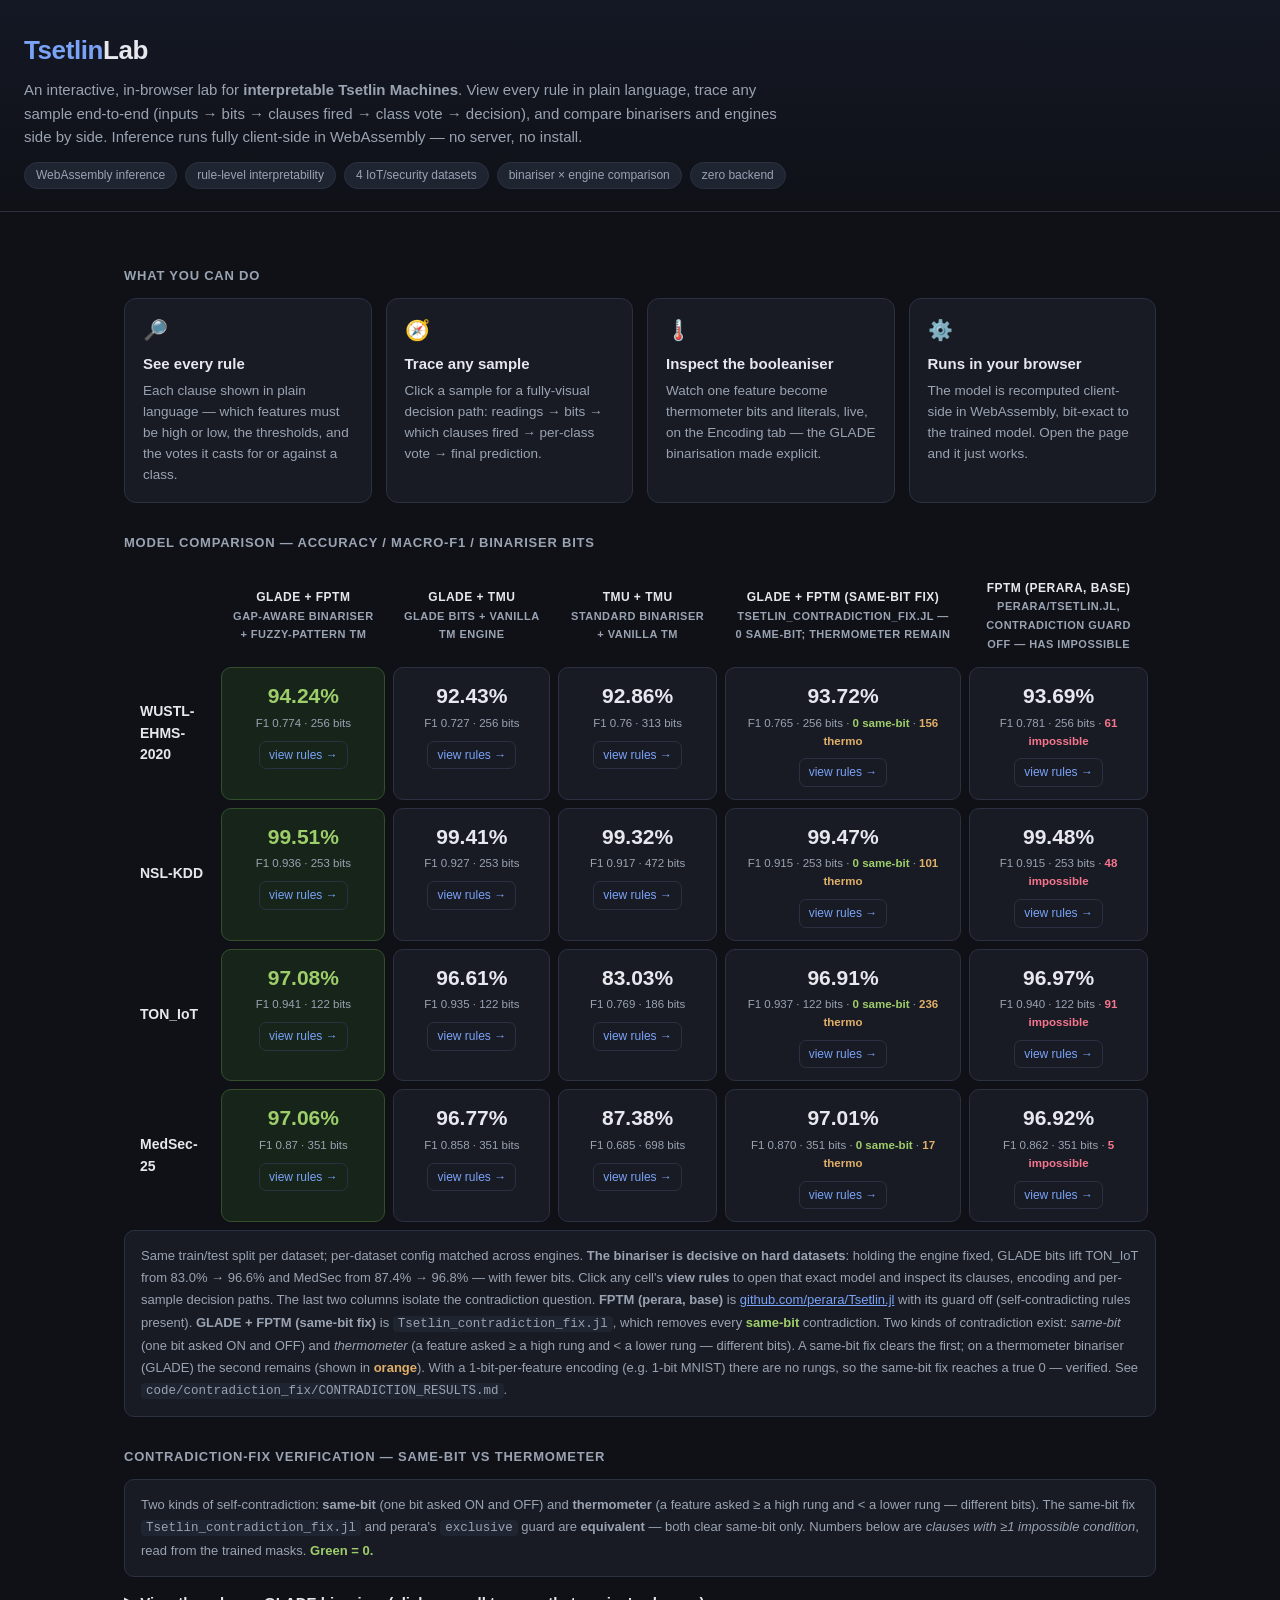
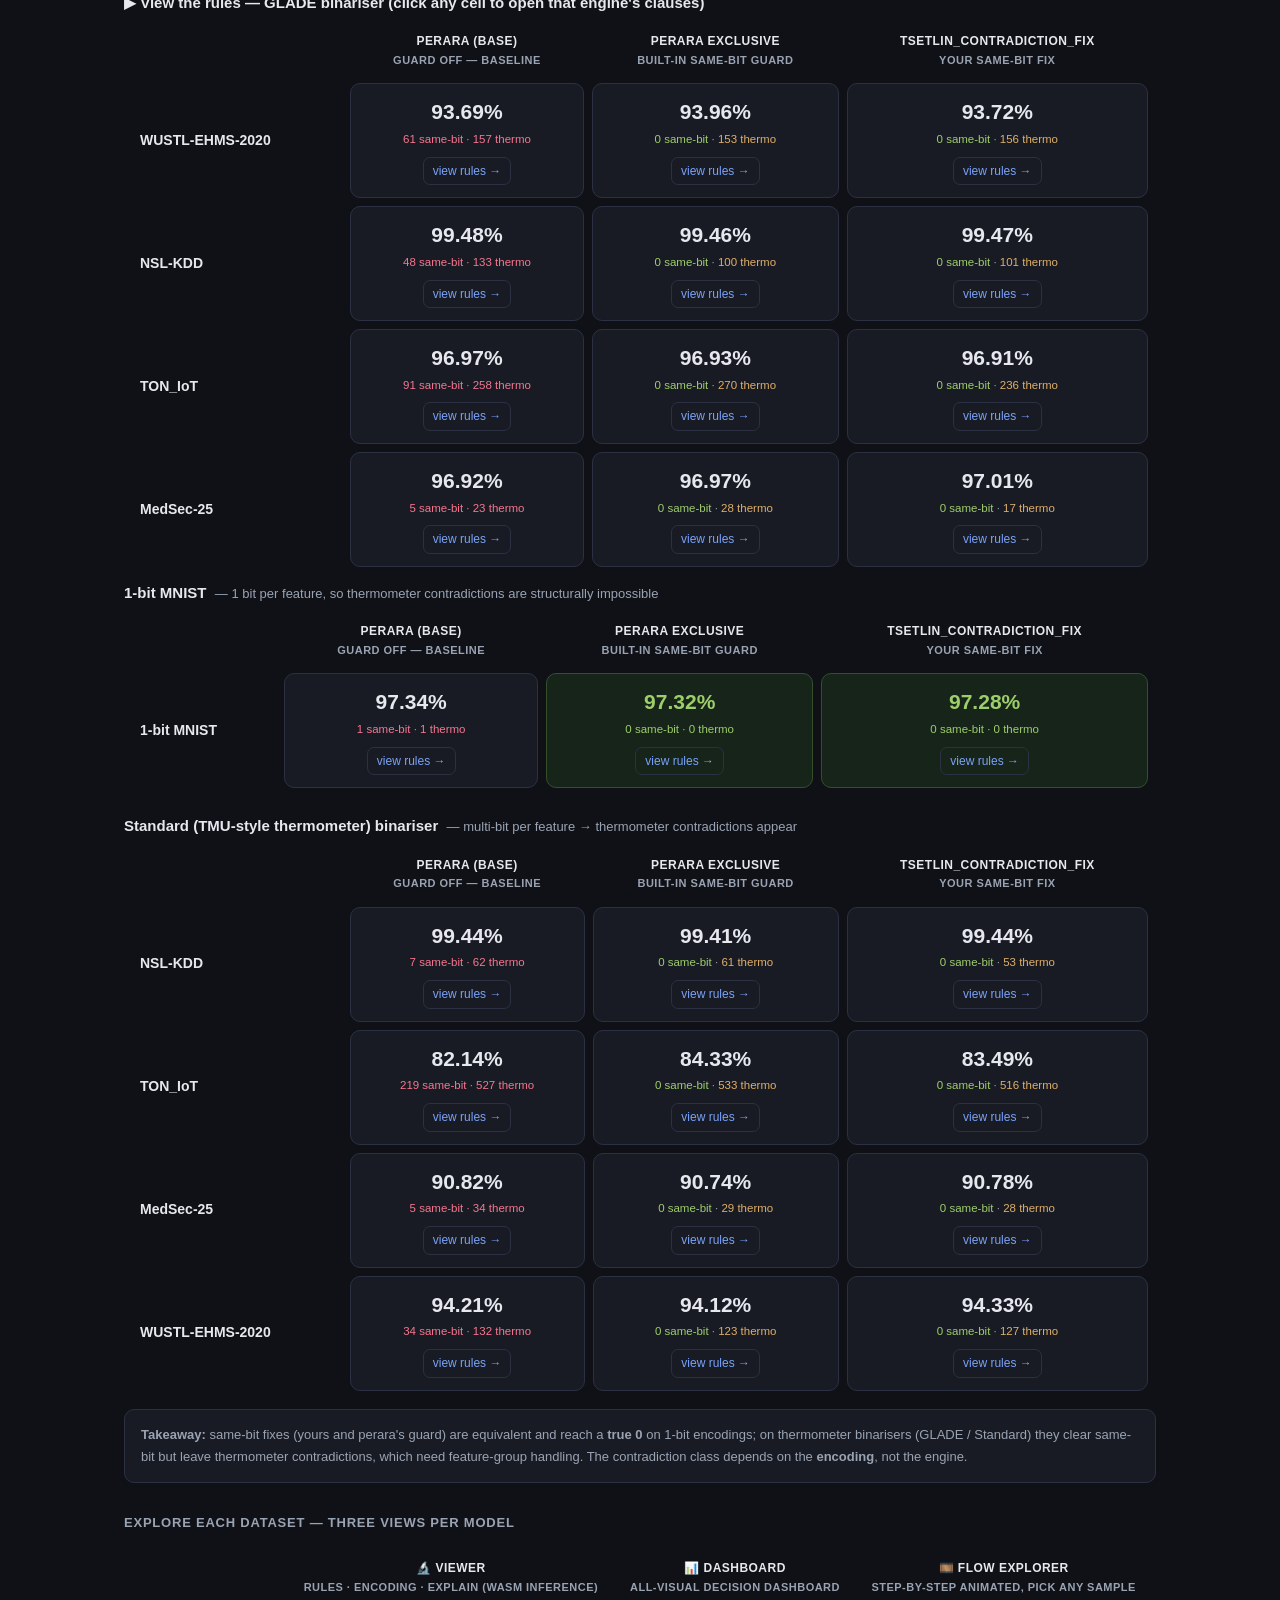
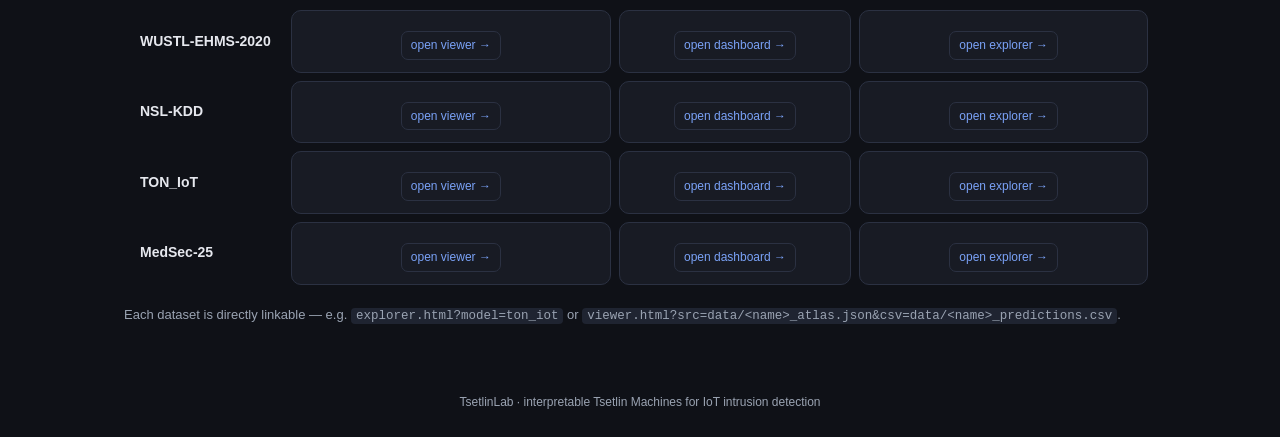
<file: index.html>
<!DOCTYPE html>
<html lang="en"><head><meta charset="utf-8"><meta name="viewport" content="width=device-width,initial-scale=1">
<title>TsetlinLab — interpretable Tsetlin Machines in the browser</title>
<style>
  :root{--bg:#0f1117;--panel:#181b24;--panel2:#1f2431;--line:#2b3142;--fg:#e6e8ee;--mut:#9aa3b2;--acc:#7aa2f7;--pos:#9ece6a;--neg:#f7768e;--warn:#e0af68}
  *{box-sizing:border-box} body{margin:0;font:15px/1.55 -apple-system,BlinkMacSystemFont,"Segoe UI",Roboto,Helvetica,Arial,sans-serif;background:var(--bg);color:var(--fg)}
  header{padding:30px 24px 22px;border-bottom:1px solid var(--line);background:linear-gradient(180deg,#141824,#0f1117)}
  header h1{margin:0;font-size:26px;letter-spacing:-.4px} header h1 .g{color:var(--acc)}
  header p{margin:8px 0 0;color:var(--mut);max-width:760px}
  .pills{margin-top:14px;display:flex;gap:8px;flex-wrap:wrap}
  .pill{font-size:12px;border:1px solid var(--line);background:var(--panel2);border-radius:999px;padding:3px 11px;color:var(--mut)}
  main{max-width:1080px;margin:0 auto;padding:24px}
  h2{font-size:13px;text-transform:uppercase;letter-spacing:.06em;color:var(--mut);margin:30px 0 12px}
  .feat{display:grid;grid-template-columns:repeat(auto-fit,minmax(230px,1fr));gap:14px}
  .card{background:var(--panel);border:1px solid var(--line);border-radius:12px;padding:16px 18px}
  .card h3{margin:0 0 6px;font-size:15px} .card p{margin:0;color:var(--mut);font-size:13.5px}
  .card .ic{font-size:20px;margin-bottom:6px}
  table.mx{width:100%;border-collapse:separate;border-spacing:8px}
  table.mx th{font-size:13px;color:var(--mut);font-weight:600;text-align:left;padding:6px 8px}
  table.mx thead th{text-align:center;font-size:12px;text-transform:uppercase;letter-spacing:.04em}
  table.mx td{background:var(--panel);border:1px solid var(--line);border-radius:10px;padding:12px 14px;text-align:center;min-width:150px;vertical-align:top}
  table.mx td.win{border-color:#33502a;background:#16241a}
  table.mx td .acc{font-size:21px;font-weight:800} table.mx td.win .acc{color:var(--pos)}
  table.mx td .sub{font-size:11.5px;color:var(--mut);margin-top:2px}
  table.mx td .vr{display:inline-block;margin-top:8px;font-size:12px;color:var(--acc);text-decoration:none;border:1px solid var(--line);border-radius:7px;padding:4px 9px}
  table.mx td .vr:hover{border-color:var(--acc)}
  table.mx tbody th{font-size:14px;color:var(--fg)}
  .note{color:var(--mut);font-size:13px;line-height:1.7;background:var(--panel);border:1px solid var(--line);border-radius:10px;padding:14px 16px}
  .legend{display:flex;gap:8px;flex-wrap:wrap;margin:10px 0 0;font-size:12px;color:var(--mut)}
  .colhdr .b{display:block;color:var(--fg);font-weight:700} .colhdr .s{font-size:11px;color:var(--mut)}
  a{color:var(--acc)} code{font-family:ui-monospace,Menlo,Consolas,monospace;background:var(--panel2);padding:1px 5px;border-radius:4px;font-size:12.5px}
  footer{color:var(--mut);font-size:12px;text-align:center;padding:30px}
  .cta{display:inline-block;margin-top:8px;background:#16241a;border:1px solid #33502a;color:var(--pos);border-radius:8px;padding:8px 14px;text-decoration:none;font-size:14px}
</style></head><body>
<header>
  <h1><span class="g">Tsetlin</span>Lab</h1>
  <p>An interactive, in-browser lab for <b>interpretable Tsetlin Machines</b>. View every rule in plain language, trace any sample end-to-end (inputs → bits → clauses fired → class vote → decision), and compare binarisers and engines side by side. Inference runs fully client-side in WebAssembly — no server, no install.</p>
  <div class="pills"><span class="pill">WebAssembly inference</span><span class="pill">rule-level interpretability</span><span class="pill">4 IoT/security datasets</span><span class="pill">binariser × engine comparison</span><span class="pill">zero backend</span></div>
</header>
<main>
  <h2>What you can do</h2>
  <div class="feat">
    <div class="card"><div class="ic">🔎</div><h3>See every rule</h3><p>Each clause shown in plain language — which features must be high or low, the thresholds, and the votes it casts for or against a class.</p></div>
    <div class="card"><div class="ic">🧭</div><h3>Trace any sample</h3><p>Click a sample for a fully-visual decision path: readings → bits → which clauses fired → per-class vote → final prediction.</p></div>
    <div class="card"><div class="ic">🌡️</div><h3>Inspect the booleaniser</h3><p>Watch one feature become thermometer bits and literals, live, on the Encoding tab — the GLADE binarisation made explicit.</p></div>
    <div class="card"><div class="ic">⚙️</div><h3>Runs in your browser</h3><p>The model is recomputed client-side in WebAssembly, bit-exact to the trained model. Open the page and it just works.</p></div>
  </div>

  <h2>Model comparison — accuracy / macro-F1 / binariser bits</h2>
  <table class="mx">
    <thead><tr><th></th>
      <th class="colhdr"><span class="b">GLADE + FPTM</span><span class="s">gap-aware binariser + Fuzzy-Pattern TM</span></th>
      <th class="colhdr"><span class="b">GLADE + TMU</span><span class="s">GLADE bits + vanilla TM engine</span></th>
      <th class="colhdr"><span class="b">TMU + TMU</span><span class="s">standard binariser + vanilla TM</span></th>
      <th class="colhdr"><span class="b">GLADE + FPTM (same-bit fix)</span><span class="s">Tsetlin_contradiction_fix.jl — 0 same-bit; thermometer remain</span></th>
      <th class="colhdr"><span class="b">FPTM (perara, base)</span><span class="s">perara/Tsetlin.jl, contradiction guard off — has impossible</span></th>
    </tr></thead>
    <tbody>
    <tr><th>WUSTL-EHMS-2020</th><td class="win"><div class="acc">94.24%</div><div class="sub">F1 0.774 · 256 bits</div><a class="vr" href="viewer.html?src=data/wustl_atlas.json&csv=data/wustl_predictions.csv">view rules →</a></td><td class=""><div class="acc">92.43%</div><div class="sub">F1 0.727 · 256 bits</div><a class="vr" href="viewer.html?src=data/gladetmu_wustl_atlas.json&csv=data/gladetmu_wustl_predictions.csv">view rules →</a></td><td class=""><div class="acc">92.86%</div><div class="sub">F1 0.76 · 313 bits</div><a class="vr" href="viewer.html?src=data/tmu_wustl_atlas.json&csv=data/tmu_wustl_predictions.csv">view rules →</a></td><td class=""><div class="acc">93.72%</div><div class="sub">F1 0.765 · 256 bits · <b style="color:#9ece6a">0 same-bit</b> · <b style="color:#e0af68">156 thermo</b></div><a class="vr" href="viewer.html?src=data/cf_wustl_atlas.json&csv=data/cf_wustl_predictions.csv">view rules →</a></td><td class=""><div class="acc">93.69%</div><div class="sub">F1 0.781 · 256 bits · <b style="color:#f7768e">61 impossible</b></div><a class="vr" href="viewer.html?src=data/perara_wustl_atlas.json&csv=data/perara_wustl_predictions.csv">view rules →</a></td></tr>
<tr><th>NSL-KDD</th><td class="win"><div class="acc">99.51%</div><div class="sub">F1 0.936 · 253 bits</div><a class="vr" href="viewer.html?src=data/nslkdd_atlas.json&csv=data/nslkdd_predictions.csv">view rules →</a></td><td class=""><div class="acc">99.41%</div><div class="sub">F1 0.927 · 253 bits</div><a class="vr" href="viewer.html?src=data/gladetmu_nslkdd_atlas.json&csv=data/gladetmu_nslkdd_predictions.csv">view rules →</a></td><td class=""><div class="acc">99.32%</div><div class="sub">F1 0.917 · 472 bits</div><a class="vr" href="viewer.html?src=data/tmu_nslkdd_atlas.json&csv=data/tmu_nslkdd_predictions.csv">view rules →</a></td><td class=""><div class="acc">99.47%</div><div class="sub">F1 0.915 · 253 bits · <b style="color:#9ece6a">0 same-bit</b> · <b style="color:#e0af68">101 thermo</b></div><a class="vr" href="viewer.html?src=data/cf_nslkdd_atlas.json&csv=data/cf_nslkdd_predictions.csv">view rules →</a></td><td class=""><div class="acc">99.48%</div><div class="sub">F1 0.915 · 253 bits · <b style="color:#f7768e">48 impossible</b></div><a class="vr" href="viewer.html?src=data/perara_nslkdd_atlas.json&csv=data/perara_nslkdd_predictions.csv">view rules →</a></td></tr>
<tr><th>TON_IoT</th><td class="win"><div class="acc">97.08%</div><div class="sub">F1 0.941 · 122 bits</div><a class="vr" href="viewer.html?src=data/ton_iot_atlas.json&csv=data/ton_iot_predictions.csv">view rules →</a></td><td class=""><div class="acc">96.61%</div><div class="sub">F1 0.935 · 122 bits</div><a class="vr" href="viewer.html?src=data/gladetmu_ton_iot_atlas.json&csv=data/gladetmu_ton_iot_predictions.csv">view rules →</a></td><td class=""><div class="acc">83.03%</div><div class="sub">F1 0.769 · 186 bits</div><a class="vr" href="viewer.html?src=data/tmu_ton_iot_atlas.json&csv=data/tmu_ton_iot_predictions.csv">view rules →</a></td><td class=""><div class="acc">96.91%</div><div class="sub">F1 0.937 · 122 bits · <b style="color:#9ece6a">0 same-bit</b> · <b style="color:#e0af68">236 thermo</b></div><a class="vr" href="viewer.html?src=data/cf_ton_iot_atlas.json&csv=data/cf_ton_iot_predictions.csv">view rules →</a></td><td class=""><div class="acc">96.97%</div><div class="sub">F1 0.940 · 122 bits · <b style="color:#f7768e">91 impossible</b></div><a class="vr" href="viewer.html?src=data/perara_ton_iot_atlas.json&csv=data/perara_ton_iot_predictions.csv">view rules →</a></td></tr>
<tr><th>MedSec-25</th><td class="win"><div class="acc">97.06%</div><div class="sub">F1 0.87 · 351 bits</div><a class="vr" href="viewer.html?src=data/medsec_atlas.json&csv=data/medsec_predictions.csv">view rules →</a></td><td class=""><div class="acc">96.77%</div><div class="sub">F1 0.858 · 351 bits</div><a class="vr" href="viewer.html?src=data/gladetmu_medsec_atlas.json&csv=data/gladetmu_medsec_predictions.csv">view rules →</a></td><td class=""><div class="acc">87.38%</div><div class="sub">F1 0.685 · 698 bits</div><a class="vr" href="viewer.html?src=data/tmu_medsec_atlas.json&csv=data/tmu_medsec_predictions.csv">view rules →</a></td><td class=""><div class="acc">97.01%</div><div class="sub">F1 0.870 · 351 bits · <b style="color:#9ece6a">0 same-bit</b> · <b style="color:#e0af68">17 thermo</b></div><a class="vr" href="viewer.html?src=data/cf_medsec_atlas.json&csv=data/cf_medsec_predictions.csv">view rules →</a></td><td class=""><div class="acc">96.92%</div><div class="sub">F1 0.862 · 351 bits · <b style="color:#f7768e">5 impossible</b></div><a class="vr" href="viewer.html?src=data/perara_medsec_atlas.json&csv=data/perara_medsec_predictions.csv">view rules →</a></td></tr>

    </tbody>
  </table>
  <div class="note">Same train/test split per dataset; per-dataset config matched across engines. <b>The binariser is decisive on hard datasets</b>: holding the engine fixed, GLADE bits lift TON_IoT from 83.0% → 96.6% and MedSec from 87.4% → 96.8% — with fewer bits. Click any cell's <b>view rules</b> to open that exact model and inspect its clauses, encoding and per-sample decision paths. The last two columns isolate the contradiction question. <b>FPTM (perara, base)</b> is <a href="https://github.com/perara/Tsetlin.jl">github.com/perara/Tsetlin.jl</a> with its guard off (self-contradicting rules present). <b>GLADE + FPTM (same-bit fix)</b> is <code>Tsetlin_contradiction_fix.jl</code>, which removes every <b style="color:#9ece6a">same-bit</b> contradiction. Two kinds of contradiction exist: <i>same-bit</i> (one bit asked ON and OFF) and <i>thermometer</i> (a feature asked ≥ a high rung and &lt; a lower rung — different bits). A same-bit fix clears the first; on a thermometer binariser (GLADE) the second remains (shown in <b style="color:#e0af68">orange</b>). With a 1-bit-per-feature encoding (e.g. 1-bit MNIST) there are no rungs, so the same-bit fix reaches a true 0 — verified. See <code>code/contradiction_fix/CONTRADICTION_RESULTS.md</code>.</div>

  <h2>Contradiction-fix verification — same-bit vs thermometer</h2>
  <div class="note" style="margin-bottom:12px">Two kinds of self-contradiction: <b>same-bit</b> (one bit asked ON and OFF) and <b>thermometer</b> (a feature asked ≥ a high rung and &lt; a lower rung — different bits). The same-bit fix <code>Tsetlin_contradiction_fix.jl</code> and perara's <code>exclusive</code> guard are <b>equivalent</b> — both clear same-bit only. Numbers below are <i>clauses with ≥1 impossible condition</i>, read from the trained masks. <b style="color:#9ece6a">Green = 0.</b></div>

  <div style="font-weight:600;margin:14px 0 4px">▶ View the rules — GLADE binariser (click any cell to open that engine's clauses)</div>
  <table class="mx">
    <thead><tr><th></th>
      <th class="colhdr"><span class="b">perara (base)</span><span class="s">guard off — baseline</span></th>
      <th class="colhdr"><span class="b">perara exclusive</span><span class="s">built-in same-bit guard</span></th>
      <th class="colhdr"><span class="b">Tsetlin_contradiction_fix</span><span class="s">your same-bit fix</span></th>
    </tr></thead>
    <tbody>
    <tr><th>WUSTL-EHMS-2020</th>
      <td><div class="acc">93.69%</div><div class="sub"><span style="color:#f7768e">61 same-bit · 157 thermo</span></div><a class="vr" href="viewer.html?src=data/perara_wustl_atlas.json&csv=data/perara_wustl_predictions.csv">view rules →</a></td>
      <td><div class="acc">93.96%</div><div class="sub"><span style="color:#9ece6a">0 same-bit</span> · <span style="color:#e0af68">153 thermo</span></div><a class="vr" href="viewer.html?src=data/perara_excl_wustl_atlas.json&csv=data/perara_excl_wustl_predictions.csv">view rules →</a></td>
      <td><div class="acc">93.72%</div><div class="sub"><span style="color:#9ece6a">0 same-bit</span> · <span style="color:#e0af68">156 thermo</span></div><a class="vr" href="viewer.html?src=data/cf_wustl_atlas.json&csv=data/cf_wustl_predictions.csv">view rules →</a></td></tr>
    <tr><th>NSL-KDD</th>
      <td><div class="acc">99.48%</div><div class="sub"><span style="color:#f7768e">48 same-bit · 133 thermo</span></div><a class="vr" href="viewer.html?src=data/perara_nslkdd_atlas.json&csv=data/perara_nslkdd_predictions.csv">view rules →</a></td>
      <td><div class="acc">99.46%</div><div class="sub"><span style="color:#9ece6a">0 same-bit</span> · <span style="color:#e0af68">100 thermo</span></div><a class="vr" href="viewer.html?src=data/perara_excl_nslkdd_atlas.json&csv=data/perara_excl_nslkdd_predictions.csv">view rules →</a></td>
      <td><div class="acc">99.47%</div><div class="sub"><span style="color:#9ece6a">0 same-bit</span> · <span style="color:#e0af68">101 thermo</span></div><a class="vr" href="viewer.html?src=data/cf_nslkdd_atlas.json&csv=data/cf_nslkdd_predictions.csv">view rules →</a></td></tr>
    <tr><th>TON_IoT</th>
      <td><div class="acc">96.97%</div><div class="sub"><span style="color:#f7768e">91 same-bit · 258 thermo</span></div><a class="vr" href="viewer.html?src=data/perara_ton_iot_atlas.json&csv=data/perara_ton_iot_predictions.csv">view rules →</a></td>
      <td><div class="acc">96.93%</div><div class="sub"><span style="color:#9ece6a">0 same-bit</span> · <span style="color:#e0af68">270 thermo</span></div><a class="vr" href="viewer.html?src=data/perara_excl_ton_iot_atlas.json&csv=data/perara_excl_ton_iot_predictions.csv">view rules →</a></td>
      <td><div class="acc">96.91%</div><div class="sub"><span style="color:#9ece6a">0 same-bit</span> · <span style="color:#e0af68">236 thermo</span></div><a class="vr" href="viewer.html?src=data/cf_ton_iot_atlas.json&csv=data/cf_ton_iot_predictions.csv">view rules →</a></td></tr>
    <tr><th>MedSec-25</th>
      <td><div class="acc">96.92%</div><div class="sub"><span style="color:#f7768e">5 same-bit · 23 thermo</span></div><a class="vr" href="viewer.html?src=data/perara_medsec_atlas.json&csv=data/perara_medsec_predictions.csv">view rules →</a></td>
      <td><div class="acc">96.97%</div><div class="sub"><span style="color:#9ece6a">0 same-bit</span> · <span style="color:#e0af68">28 thermo</span></div><a class="vr" href="viewer.html?src=data/perara_excl_medsec_atlas.json&csv=data/perara_excl_medsec_predictions.csv">view rules →</a></td>
      <td><div class="acc">97.01%</div><div class="sub"><span style="color:#9ece6a">0 same-bit</span> · <span style="color:#e0af68">17 thermo</span></div><a class="vr" href="viewer.html?src=data/cf_medsec_atlas.json&csv=data/cf_medsec_predictions.csv">view rules →</a></td></tr>
    </tbody>
  </table>

  <div style="font-weight:600;margin:6px 0 4px">1-bit MNIST &nbsp;<span style="color:var(--mut);font-weight:400;font-size:13px">— 1 bit per feature, so thermometer contradictions are structurally impossible</span></div>
  <table class="mx" style="margin-bottom:18px">
    <thead><tr><th></th>
      <th class="colhdr"><span class="b">perara (base)</span><span class="s">guard off — baseline</span></th>
      <th class="colhdr"><span class="b">perara exclusive</span><span class="s">built-in same-bit guard</span></th>
      <th class="colhdr"><span class="b">Tsetlin_contradiction_fix</span><span class="s">your same-bit fix</span></th>
    </tr></thead>
    <tbody>
    <tr><th>1-bit MNIST</th>
      <td><div class="acc">97.34%</div><div class="sub"><span style="color:#f7768e">1 same-bit · 1 thermo</span></div><a class="vr" href="viewer.html?src=data/mnist_perara_atlas.json">view rules →</a></td>
      <td class="win"><div class="acc">97.32%</div><div class="sub"><span style="color:#9ece6a">0 same-bit · 0 thermo</span></div><a class="vr" href="viewer.html?src=data/mnist_pexcl_atlas.json">view rules →</a></td>
      <td class="win"><div class="acc">97.28%</div><div class="sub"><span style="color:#9ece6a">0 same-bit · 0 thermo</span></div><a class="vr" href="viewer.html?src=data/mnist_cfix_atlas.json">view rules →</a></td></tr>
    </tbody>
  </table>

  <div style="font-weight:600;margin:6px 0 4px">Standard (TMU-style thermometer) binariser &nbsp;<span style="color:var(--mut);font-weight:400;font-size:13px">— multi-bit per feature → thermometer contradictions appear</span></div>
  <table class="mx">
    <thead><tr><th></th>
      <th class="colhdr"><span class="b">perara (base)</span><span class="s">guard off — baseline</span></th>
      <th class="colhdr"><span class="b">perara exclusive</span><span class="s">built-in same-bit guard</span></th>
      <th class="colhdr"><span class="b">Tsetlin_contradiction_fix</span><span class="s">your same-bit fix</span></th>
    </tr></thead>
    <tbody>
    <tr><th>NSL-KDD</th>
      <td><div class="acc">99.44%</div><div class="sub"><span style="color:#f7768e">7 same-bit · 62 thermo</span></div><a class="vr" href="viewer.html?src=data/std_perara_nslkdd_atlas.json">view rules →</a></td>
      <td><div class="acc">99.41%</div><div class="sub"><span style="color:#9ece6a">0 same-bit</span> · <span style="color:#e0af68">61 thermo</span></div><a class="vr" href="viewer.html?src=data/std_pexcl_nslkdd_atlas.json">view rules →</a></td>
      <td><div class="acc">99.44%</div><div class="sub"><span style="color:#9ece6a">0 same-bit</span> · <span style="color:#e0af68">53 thermo</span></div><a class="vr" href="viewer.html?src=data/std_cfix_nslkdd_atlas.json">view rules →</a></td></tr>
    <tr><th>TON_IoT</th>
      <td><div class="acc">82.14%</div><div class="sub"><span style="color:#f7768e">219 same-bit · 527 thermo</span></div><a class="vr" href="viewer.html?src=data/std_perara_ton_iot_atlas.json">view rules →</a></td>
      <td><div class="acc">84.33%</div><div class="sub"><span style="color:#9ece6a">0 same-bit</span> · <span style="color:#e0af68">533 thermo</span></div><a class="vr" href="viewer.html?src=data/std_pexcl_ton_iot_atlas.json">view rules →</a></td>
      <td><div class="acc">83.49%</div><div class="sub"><span style="color:#9ece6a">0 same-bit</span> · <span style="color:#e0af68">516 thermo</span></div><a class="vr" href="viewer.html?src=data/std_cfix_ton_iot_atlas.json">view rules →</a></td></tr>
    <tr><th>MedSec-25</th>
      <td><div class="acc">90.82%</div><div class="sub"><span style="color:#f7768e">5 same-bit · 34 thermo</span></div><a class="vr" href="viewer.html?src=data/std_perara_medsec_atlas.json">view rules →</a></td>
      <td><div class="acc">90.74%</div><div class="sub"><span style="color:#9ece6a">0 same-bit</span> · <span style="color:#e0af68">29 thermo</span></div><a class="vr" href="viewer.html?src=data/std_pexcl_medsec_atlas.json">view rules →</a></td>
      <td><div class="acc">90.78%</div><div class="sub"><span style="color:#9ece6a">0 same-bit</span> · <span style="color:#e0af68">28 thermo</span></div><a class="vr" href="viewer.html?src=data/std_cfix_medsec_atlas.json">view rules →</a></td></tr>
    <tr><th>WUSTL-EHMS-2020</th>
      <td><div class="acc">94.21%</div><div class="sub"><span style="color:#f7768e">34 same-bit · 132 thermo</span></div><a class="vr" href="viewer.html?src=data/std_perara_wustl_atlas.json">view rules →</a></td>
      <td><div class="acc">94.12%</div><div class="sub"><span style="color:#9ece6a">0 same-bit</span> · <span style="color:#e0af68">123 thermo</span></div><a class="vr" href="viewer.html?src=data/std_pexcl_wustl_atlas.json">view rules →</a></td>
      <td><div class="acc">94.33%</div><div class="sub"><span style="color:#9ece6a">0 same-bit</span> · <span style="color:#e0af68">127 thermo</span></div><a class="vr" href="viewer.html?src=data/std_cfix_wustl_atlas.json">view rules →</a></td></tr>
    </tbody>
  </table>

  <div class="note" style="margin-top:10px"><b>Takeaway:</b> same-bit fixes (yours and perara's guard) are equivalent and reach a <b>true 0</b> on 1-bit encodings; on thermometer binarisers (GLADE / Standard) they clear same-bit but leave thermometer contradictions, which need feature-group handling. The contradiction class depends on the <b>encoding</b>, not the engine.</div>

  <h2>Explore each dataset — three views per model</h2>
  <table class="mx" style="border-spacing:8px">
    <thead><tr><th></th>
      <th class="colhdr"><span class="b">🔬 Viewer</span><span class="s">rules · encoding · explain (WASM inference)</span></th>
      <th class="colhdr"><span class="b">📊 Dashboard</span><span class="s">all-visual decision dashboard</span></th>
      <th class="colhdr"><span class="b">🎞️ Flow Explorer</span><span class="s">step-by-step animated, pick any sample</span></th>
    </tr></thead>
    <tbody id="dsRows"></tbody>
  </table>
  <p style="color:var(--mut);font-size:13px;margin-top:12px">Each dataset is directly linkable — e.g. <code>explorer.html?model=ton_iot</code> or <code>viewer.html?src=data/&lt;name&gt;_atlas.json&amp;csv=data/&lt;name&gt;_predictions.csv</code>.</p>
</main>
<script>
// per-dataset page links (Viewer / Dashboard / Explorer)
const DS=[['wustl','WUSTL-EHMS-2020'],['nslkdd','NSL-KDD'],['ton_iot','TON_IoT'],['medsec','MedSec-25']];
document.getElementById('dsRows').innerHTML=DS.map(([k,h])=>{
  const v=`viewer.html?src=data/${k}_atlas.json&csv=data/${k}_predictions.csv`;
  const d=`dashboard.html?model=${k}`;
  const e=`explorer.html?model=${k}`;
  const cell=(href,txt)=>`<td style="text-align:center"><a class="vr" href="${href}">${txt} →</a></td>`;
  return `<tr><th>${h}</th>${cell(v,'open viewer')}${cell(d,'open dashboard')}${cell(e,'open explorer')}</tr>`;
}).join('');
</script>
<footer>TsetlinLab · interpretable Tsetlin Machines for IoT intrusion detection</footer>
</body></html>
</file>
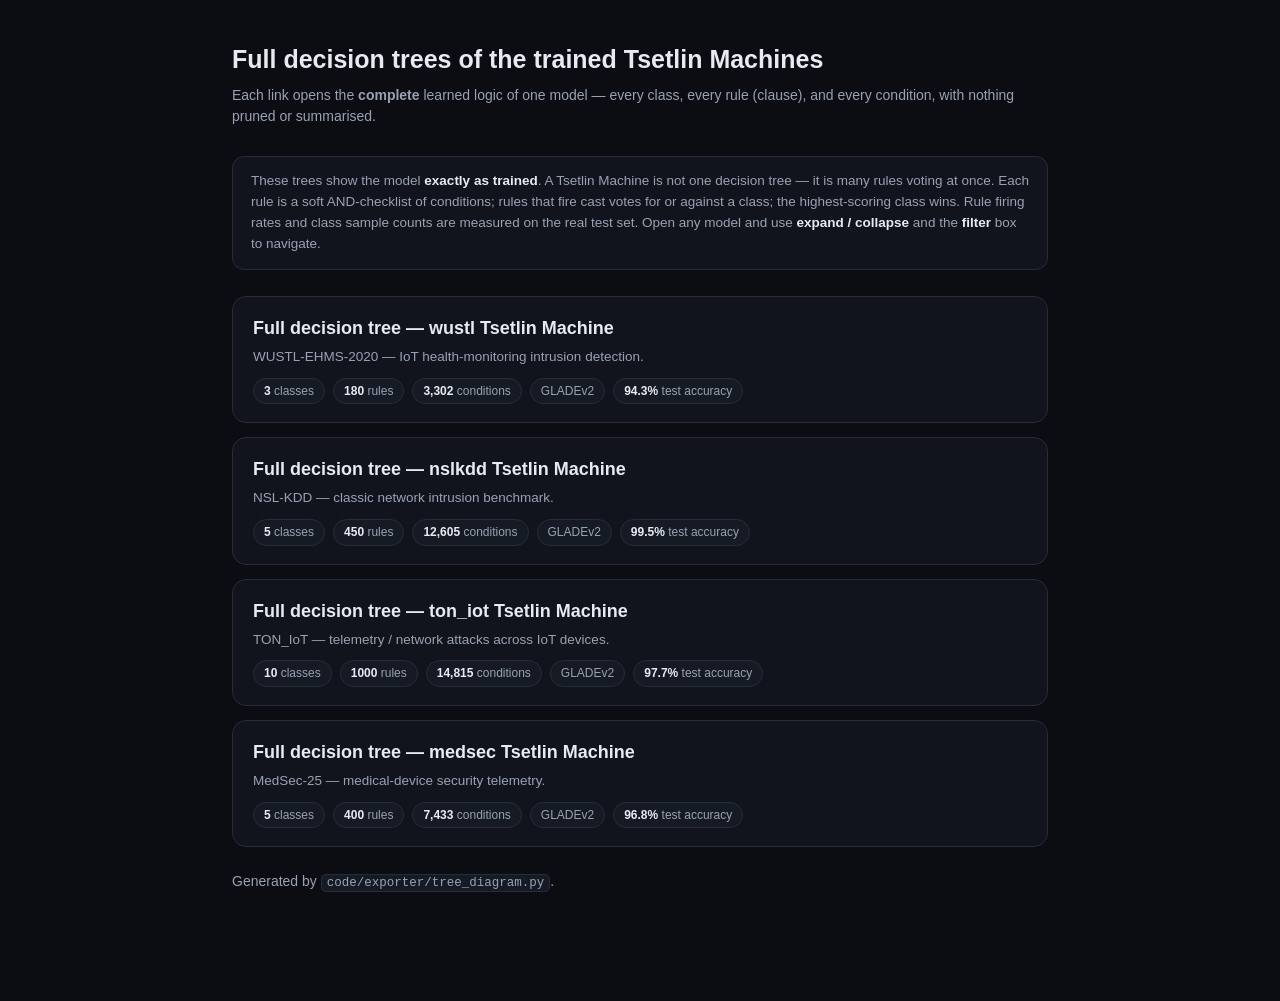
<file: docs/index.html>
<!DOCTYPE html>
<html lang="en"><head><meta charset="utf-8">
<meta name="viewport" content="width=device-width, initial-scale=1">
<title>Full decision trees — trained Tsetlin Machines</title>
<style>
  :root{--bg:#0b0d12;--panel:#11141c;--line:#262c3a;--ink:#e7eaf0;--mut:#98a2b3;--acc:#7aa2f7;--pos:#9ece6a}
  *{box-sizing:border-box}
  html,body{margin:0;background:var(--bg);color:var(--ink);
    font:15px/1.55 -apple-system,BlinkMacSystemFont,"Segoe UI",Roboto,Helvetica,Arial,sans-serif}
  .wrap{max-width:860px;margin:0 auto;padding:40px 22px 80px}
  h1{font-size:25px;margin:0 0 6px}
  .sub{color:var(--mut);margin:0 0 28px;font-size:14px}
  a.card{display:block;text-decoration:none;color:inherit;background:var(--panel);
    border:1px solid var(--line);border-radius:14px;padding:18px 20px;margin:0 0 14px;transition:border-color .12s}
  a.card:hover{border-color:var(--acc)}
  .card h2{margin:0 0 4px;font-size:18px;color:var(--ink)}
  .card .desc{color:var(--mut);font-size:13.5px;margin:0 0 10px}
  .chips{display:flex;flex-wrap:wrap;gap:8px}
  .chip{font-size:12px;background:#161a24;border:1px solid var(--line);border-radius:999px;padding:3px 10px;color:var(--mut)}
  .chip b{color:var(--ink);font-weight:600}
  .note{background:var(--panel);border:1px solid var(--line);border-radius:12px;padding:14px 18px;margin:0 0 26px;color:var(--mut);font-size:13.5px}
  .note b{color:var(--ink)}
  code{background:#161a24;border:1px solid var(--line);border-radius:5px;padding:1px 5px;font-size:12.5px}
</style></head><body><div class="wrap">
<h1>Full decision trees of the trained Tsetlin Machines</h1>
<p class="sub">Each link opens the <b>complete</b> learned logic of one model — every class, every rule (clause),
and every condition, with nothing pruned or summarised.</p>
<div class="note">These trees show the model <b>exactly as trained</b>. A Tsetlin Machine is not one decision tree —
it is many rules voting at once. Each rule is a soft AND-checklist of conditions; rules that fire cast votes
for or against a class; the highest-scoring class wins. Rule firing rates and class sample counts are measured
on the real test set. Open any model and use <b>expand / collapse</b> and the <b>filter</b> box to navigate.</div>
<a class="card" href="wustl_full_tree.html"><h2>Full decision tree — wustl Tsetlin Machine</h2><p class="desc">WUSTL-EHMS-2020 — IoT health-monitoring intrusion detection.</p><div class="chips"><span class="chip"><b>3</b> classes</span><span class="chip"><b>180</b> rules</span><span class="chip"><b>3,302</b> conditions</span><span class="chip">GLADEv2</span><span class="chip"><b>94.3%</b> test accuracy</span></div></a>
<a class="card" href="nslkdd_full_tree.html"><h2>Full decision tree — nslkdd Tsetlin Machine</h2><p class="desc">NSL-KDD — classic network intrusion benchmark.</p><div class="chips"><span class="chip"><b>5</b> classes</span><span class="chip"><b>450</b> rules</span><span class="chip"><b>12,605</b> conditions</span><span class="chip">GLADEv2</span><span class="chip"><b>99.5%</b> test accuracy</span></div></a>
<a class="card" href="ton_iot_full_tree.html"><h2>Full decision tree — ton_iot Tsetlin Machine</h2><p class="desc">TON_IoT — telemetry / network attacks across IoT devices.</p><div class="chips"><span class="chip"><b>10</b> classes</span><span class="chip"><b>1000</b> rules</span><span class="chip"><b>14,815</b> conditions</span><span class="chip">GLADEv2</span><span class="chip"><b>97.7%</b> test accuracy</span></div></a>
<a class="card" href="medsec_full_tree.html"><h2>Full decision tree — medsec Tsetlin Machine</h2><p class="desc">MedSec-25 — medical-device security telemetry.</p><div class="chips"><span class="chip"><b>5</b> classes</span><span class="chip"><b>400</b> rules</span><span class="chip"><b>7,433</b> conditions</span><span class="chip">GLADEv2</span><span class="chip"><b>96.8%</b> test accuracy</span></div></a>
<p class="sub" style="margin-top:24px">Generated by <code>code/exporter/tree_diagram.py</code>.</p>
</div></body></html>
</file>
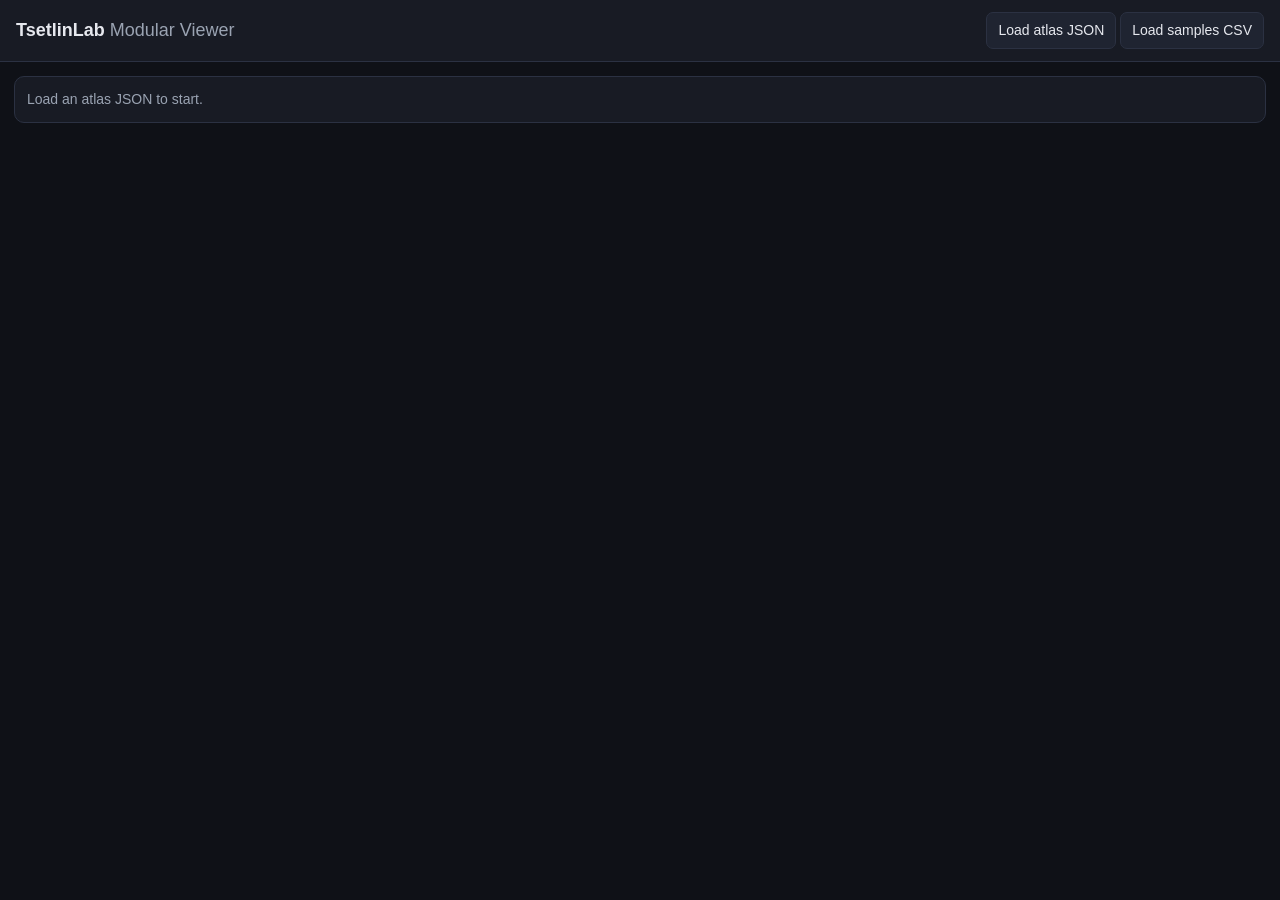
<file: viewer_modular/index.html>
<!doctype html>
<html lang="en">
<head>
  <meta charset="utf-8" />
  <meta name="viewport" content="width=device-width, initial-scale=1" />
  <title>TsetlinLab Modular Viewer</title>
  <link rel="stylesheet" href="./styles.css" />
</head>
<body>
  <header class="topbar">
    <h1>TsetlinLab <span>Modular Viewer</span></h1>
    <div class="loaders">
      <label class="btn">Load atlas JSON<input id="atlasFile" type="file" accept=".json,application/json" hidden /></label>
      <label class="btn">Load samples CSV<input id="csvFile" type="file" accept=".csv,text/csv" hidden /></label>
    </div>
  </header>

  <main class="wrap">
    <section id="status" class="panel muted">Load an atlas JSON to start.</section>

    <section id="app" class="hidden">
      <nav class="tabs">
        <button data-tab="repr" class="active">Learned Representation</button>
        <button data-tab="behavior">Model Behavior</button>
        <button data-tab="why">Why This Prediction</button>
      </nav>

      <section id="tab-repr" class="panel">
        <div class="row">
          <label>Class</label>
          <select id="reprClass"></select>
        </div>
        <div id="reprTree"></div>
      </section>

      <section id="tab-behavior" class="panel hidden">
        <div id="behaviorContent"></div>
      </section>

      <section id="tab-why" class="panel hidden">
        <div id="whyEmpty" class="muted">Load a CSV to enable per-sample explanations.</div>
        <div id="whyContent" class="hidden">
          <div class="split">
            <div>
              <table id="sampleTable">
                <thead></thead>
                <tbody></tbody>
              </table>
            </div>
            <div id="sampleExplain"></div>
          </div>
        </div>
      </section>
    </section>
  </main>

  <script src="./config.js"></script>
  <script src="./app.js"></script>
</body>
</html>
</file>
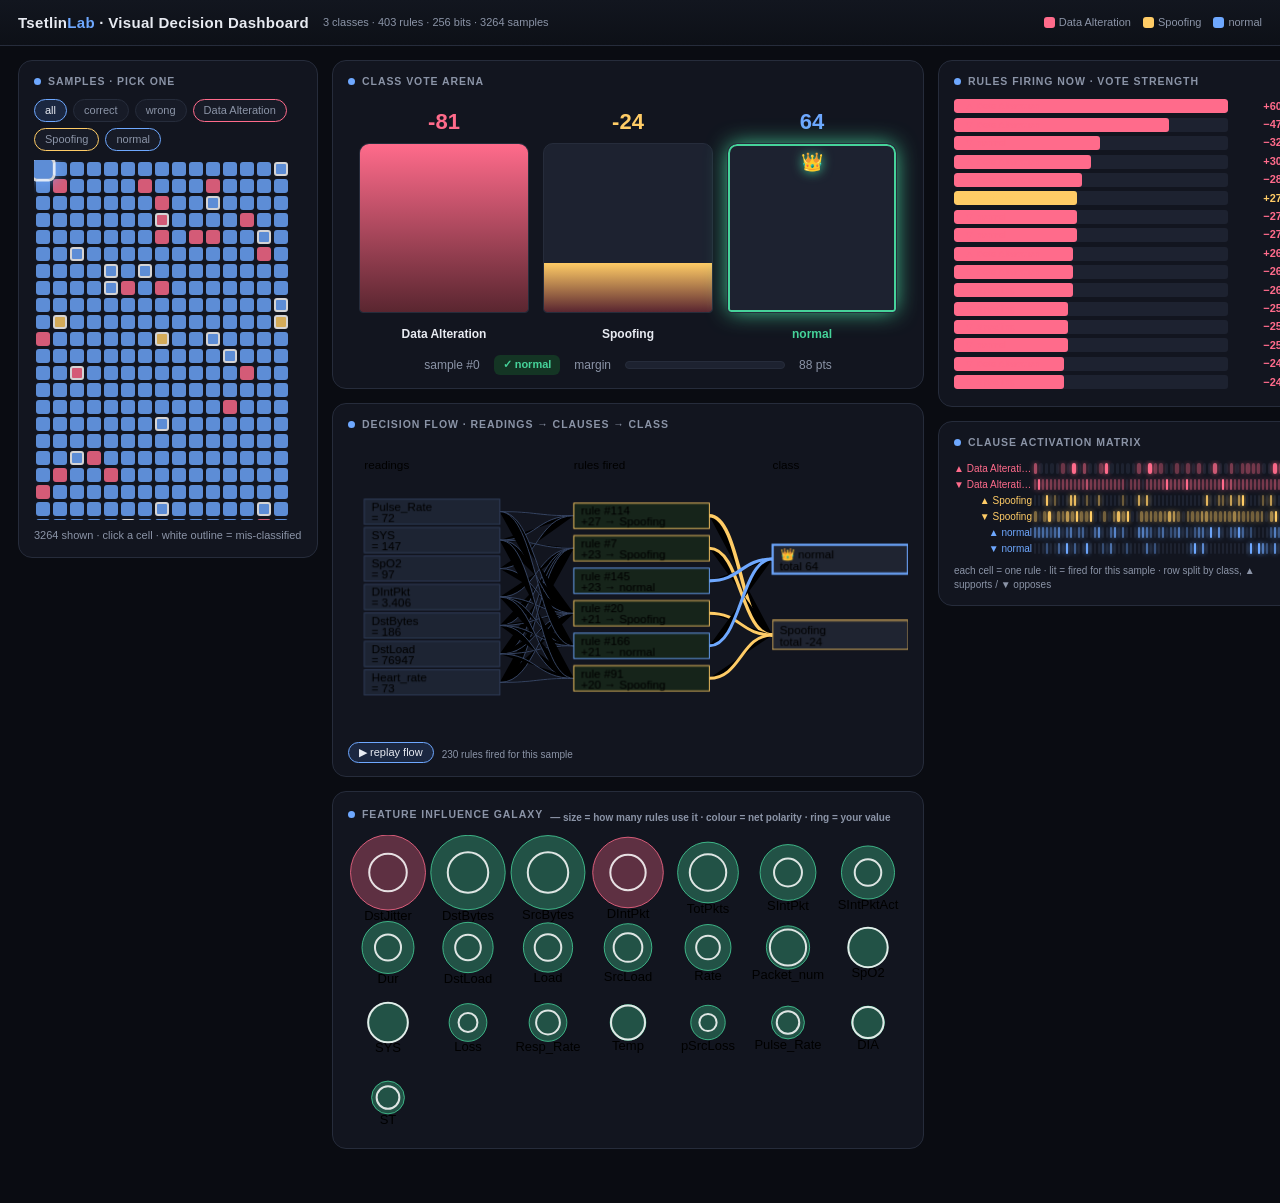
<file: dashboard.html>
<!DOCTYPE html>
<html lang="en"><head>
<meta charset="utf-8"><meta name="viewport" content="width=device-width,initial-scale=1">
<title>TsetlinLab — Visual Decision Dashboard</title>
<style>
:root{
  --bg:#0a0c12;--p1:#12151f;--p2:#171b27;--line:#262c3b;--fg:#e8ebf2;--mut:#8b94a7;
  --pos:#46d39a;--neg:#ff6b8b;--acc:#6ea8ff;--warn:#ffcc66;--win:#46d39a;
  --c0:#ff6b8b;--c1:#ffcc66;--c2:#6ea8ff; /* per-class hues */
  --grid:#1d2230;
}
*{box-sizing:border-box;margin:0;padding:0}
html,body{background:var(--bg);color:var(--fg);font:13px/1.4 -apple-system,BlinkMacSystemFont,"Segoe UI",Roboto,sans-serif}
body{padding:0 0 40px}
.bar{display:flex;align-items:center;gap:14px;padding:12px 18px;background:linear-gradient(180deg,#12161f,#0d1017);border-bottom:1px solid var(--line);position:sticky;top:0;z-index:30}
.bar h1{font-size:15px;font-weight:700;letter-spacing:.3px}
.bar h1 b{color:var(--acc)}
.bar .meta{color:var(--mut);font-size:11px}
.spacer{flex:1}
.bar .legend{display:flex;gap:12px;font-size:11px;color:var(--mut);align-items:center}
.bar .legend i{width:11px;height:11px;border-radius:3px;display:inline-block;vertical-align:middle;margin-right:4px}
.loading{position:fixed;inset:0;display:flex;align-items:center;justify-content:center;flex-direction:column;gap:14px;background:var(--bg);z-index:100}
.spin{width:46px;height:46px;border:4px solid var(--line);border-top-color:var(--acc);border-radius:50%;animation:spin 1s linear infinite}
@keyframes spin{to{transform:rotate(360deg)}}
.err{color:var(--neg);max-width:560px;text-align:center;font-size:13px;line-height:1.6}

.grid{display:grid;grid-template-columns:300px 1fr 360px;gap:14px;padding:14px 18px;align-items:start}
@media(max-width:1200px){.grid{grid-template-columns:1fr}}
.panel{background:var(--p1);border:1px solid var(--line);border-radius:14px;padding:13px 15px}
.panel h2{font-size:10.5px;text-transform:uppercase;letter-spacing:.09em;color:var(--mut);margin-bottom:10px;display:flex;align-items:center;gap:7px}
.panel h2 .dot{width:7px;height:7px;border-radius:50%;background:var(--acc)}

/* ---------- sample selector grid ---------- */
#sampGrid{display:grid;grid-template-columns:repeat(auto-fill,14px);gap:3px;max-height:360px;overflow:auto;padding:2px}
.scell{width:14px;height:14px;border-radius:3px;cursor:pointer;opacity:.82;transition:transform .12s,box-shadow .12s;position:relative}
.scell:hover{transform:scale(1.5);z-index:5;box-shadow:0 0 0 2px #fff6}
.scell.sel{box-shadow:0 0 0 2px #fff,0 0 10px 2px var(--acc);transform:scale(1.4);z-index:6}
.scell.wrong{border:2px solid #fff}
.filtrow{display:flex;gap:6px;margin-bottom:9px;flex-wrap:wrap}
.chipbtn{font-size:11px;border:1px solid var(--line);background:var(--p2);color:var(--mut);border-radius:999px;padding:3px 10px;cursor:pointer}
.chipbtn.on{color:var(--fg);border-color:var(--acc);background:#1b2740}
.sampmeta{font-size:11px;color:var(--mut);margin-top:8px}

/* ---------- class arena (center top) ---------- */
#arena{display:flex;gap:14px;align-items:flex-end;justify-content:center;min-height:230px;padding:8px 4px 0}
.pillar{flex:1;max-width:170px;display:flex;flex-direction:column;align-items:center;gap:6px}
.pillarbar{width:100%;height:170px;background:var(--grid);border-radius:10px 10px 4px 4px;position:relative;overflow:hidden;border:1px solid var(--line)}
.pillarfill{position:absolute;left:0;right:0;bottom:0;border-radius:0 0 3px 3px;transition:height .8s cubic-bezier(.2,.8,.2,1)}
.pillar .cname{font-size:12px;font-weight:600;text-align:center;height:30px;display:flex;align-items:center}
.pillar .cscore{font-size:22px;font-weight:800;font-variant-numeric:tabular-nums}
.pillar.win .pillarbar{box-shadow:0 0 22px -2px var(--win),inset 0 0 0 2px var(--win)}
.pillar.win .cname{color:var(--win)}
.crown{position:absolute;top:6px;left:50%;transform:translateX(-50%);font-size:18px;filter:drop-shadow(0 0 6px var(--win));animation:bob 1.6s ease-in-out infinite}
@keyframes bob{50%{transform:translateX(-50%) translateY(-4px)}}
.outcome{display:flex;align-items:center;justify-content:center;gap:14px;margin-top:6px;font-size:12px;color:var(--mut)}
.badge{font-weight:700;border-radius:6px;padding:2px 9px;font-size:11px}
.badge.ok{background:#143524;color:var(--pos)} .badge.no{background:#3a1622;color:var(--neg)}
.margin-meter{height:8px;border-radius:4px;background:var(--grid);overflow:hidden;width:160px;border:1px solid var(--line)}
.margin-fill{height:100%;background:linear-gradient(90deg,var(--warn),var(--win));transition:width .8s}

/* ---------- decision flow (SVG sankey) ---------- */
#flowWrap{overflow-x:auto}
#flow{display:block;width:100%;min-width:560px}
.flow .edge{fill:none;stroke-linecap:round;opacity:.55}
.flow .node rect{rx:5}
.flow text{fill:var(--fg);font-size:10px}
.flow text.sub{fill:var(--mut);font-size:8.5px}
.flow text.col{fill:var(--mut);font-size:9px;text-transform:uppercase;letter-spacing:.08em}
.playing .edge{stroke-dasharray:var(--len);stroke-dashoffset:var(--len);animation:draw .7s ease forwards}
.playing .node,.playing text{animation:fade .5s ease both}
@keyframes draw{to{stroke-dashoffset:0}}
@keyframes fade{from{opacity:0}to{opacity:1}}
.flowbtns{display:flex;gap:8px;align-items:center;margin-top:8px}

/* ---------- feature galaxy ---------- */
#galaxy{display:block;width:100%}
.gnode{cursor:pointer}
.gnode:hover circle{stroke:#fff;stroke-width:2}

/* ---------- clause matrix ---------- */
#matrixWrap{max-height:300px;overflow:auto}
.mxrow{display:flex;align-items:center;gap:2px;margin:2px 0}
.mxcell{height:11px;flex:1;border-radius:2px;min-width:2px}
.mxlabel{width:78px;font-size:10px;color:var(--mut);text-align:right;flex:none;white-space:nowrap;overflow:hidden;text-overflow:ellipsis}
.mxhint{font-size:10px;color:var(--mut);margin-top:6px}

/* fired-clause vote bars (right) */
.fbar{display:grid;grid-template-columns:1fr 46px;gap:8px;align-items:center;margin:3px 0;font-size:11px}
.fbar .track{height:14px;background:var(--grid);border-radius:3px;position:relative;overflow:hidden}
.fbar .fill{position:absolute;top:0;bottom:0;border-radius:3px;transition:width .6s}
.fbar .v{text-align:right;font-variant-numeric:tabular-nums;font-weight:700}
.tag{display:inline-block;font-size:9px;font-weight:700;border-radius:3px;padding:0 5px}

.hovercard{position:fixed;pointer-events:none;background:#0d1017f2;border:1px solid var(--acc);border-radius:9px;padding:8px 10px;z-index:60;display:none;min-width:150px;box-shadow:0 8px 24px #000a}
.hovercard .hc-bars{display:flex;flex-direction:column;gap:3px;margin-top:5px}
.hovercard .hc-bar{height:9px;border-radius:2px}
.hovercard h4{font-size:11px;margin-bottom:2px}
.full{grid-column:1/-1}
.subgrid{display:grid;grid-template-columns:1fr 1fr;gap:14px}
@media(max-width:900px){.subgrid{grid-template-columns:1fr}}
</style></head>
<body>

<div class="loading" id="loading">
  <div class="spin"></div>
  <div id="loadmsg" style="color:var(--mut)">loading model from GitHub Pages…</div>
  <div class="err" id="loaderr"></div>
</div>

<div class="bar">
  <h1>Tsetlin<b>Lab</b> · Visual Decision Dashboard</h1>
  <span class="meta" id="meta"></span>
  <span class="spacer"></span>
  <span class="legend" id="classLegend"></span>
</div>

<div class="grid" id="app" style="display:none">
  <!-- LEFT: sample selector -->
  <div class="panel">
    <h2><span class="dot"></span>Samples · pick one</h2>
    <div class="filtrow" id="filtRow"></div>
    <div id="sampGrid"></div>
    <div class="sampmeta" id="sampMeta"></div>
  </div>

  <!-- CENTER: arena + flow + galaxy -->
  <div style="display:flex;flex-direction:column;gap:14px">
    <div class="panel">
      <h2><span class="dot"></span>Class vote arena</h2>
      <div id="arena"></div>
      <div class="outcome" id="outcome"></div>
    </div>
    <div class="panel">
      <h2><span class="dot"></span>Decision flow · readings → clauses → class</h2>
      <div id="flowWrap"><svg id="flow"></svg></div>
      <div class="flowbtns">
        <button class="chipbtn on" id="replayBtn">▶ replay flow</button>
        <span class="mxhint" id="flowhint"></span>
      </div>
    </div>
    <div class="panel">
      <h2><span class="dot"></span>Feature influence galaxy <span class="mxhint" style="text-transform:none;letter-spacing:0">— size = how many rules use it · colour = net polarity · ring = your value</span></h2>
      <svg id="galaxy"></svg>
    </div>
  </div>

  <!-- RIGHT: fired clauses + matrix -->
  <div style="display:flex;flex-direction:column;gap:14px">
    <div class="panel">
      <h2><span class="dot"></span>Rules firing now · vote strength</h2>
      <div id="firedBars"></div>
    </div>
    <div class="panel">
      <h2><span class="dot"></span>Clause activation matrix</h2>
      <div id="matrixWrap"></div>
      <div class="mxhint">each cell = one rule · lit = fired for this sample · row split by class, ▲ supports / ▼ opposes</div>
    </div>
  </div>
</div>

<div class="hovercard" id="hover"></div>

<script>
"use strict";
const $=s=>document.querySelector(s), $$=s=>[...document.querySelectorAll(s)];
const SVGNS="http://www.w3.org/2000/svg";
const CLR=['var(--c0)','var(--c1)','var(--c2)','#b06bff','#46d3c0','#ff944d','#9aa7ff','#ff6bd6','#7bd35a','#d3c246'];
function clr(i){return CLR[i%CLR.length];}
const fmt=v=>{ if(v==null||v==='')return''; const n=+v; if(!isFinite(n))return v; return Number.isInteger(n)?n:(+n.toPrecision(4)); };

// ---- data URLs (raw files on Pages; strip any ?src/?csv the user pasted) ----
// relative base so it works on Pages AND any local server; ?model= picks the dataset
const BASE="data/";
const _valid=["wustl","nslkdd","ton_iot","medsec","gladetmu_wustl","gladetmu_nslkdd","gladetmu_ton_iot","gladetmu_medsec","tmu_wustl","tmu_nslkdd","tmu_ton_iot","tmu_medsec"];
const _qm=new URLSearchParams(location.search).get('model');
const MODEL=_valid.includes(_qm)?_qm:"gladetmu_wustl";
const ATLAS_URL=BASE+MODEL+"_atlas.json";
const CSV_URL  =BASE+MODEL+"_predictions.csv";

let ATLAS,CLASSES,CLAUSES,FEATURES,BITS,ENGINE,ROWS,COLS,FEATCOLS,AI,PI;
let SEL=-1, FILTER='all';

// ================= FPTM inference engine (bit-exact, in JS) =================
function buildEngine(a){
  const classes=a.model.classes.map(String), idx={}; classes.forEach((c,i)=>idx[c]=i);
  const clauses=(a.clauses||[]).map(c=>({
    id:c.id, cls:String(c.class), clsIdx:idx[String(c.class)], polarity:c.polarity,
    sign:c.polarity==='positive'?1:-1, clamp:+c.clamp,
    lits:(c.literals||[]).map(l=>({feature:l.feature, geq:(l.operator==='≥'), thr:+l.threshold}))
  }));
  return {classes,idx,clauses};
}
function evalSample(fv){
  const n=ENGINE.classes.length, scores=new Array(n).fill(0), out=[];
  for(const c of ENGINE.clauses){
    let viol=0; for(const l of c.lits){ const x=fv[l.feature]; const sat=l.geq?(x>=l.thr):(x<l.thr); if(!sat)viol++; }
    const o=c.clamp-viol>0?c.clamp-viol:0;
    out.push(o);
    if(o>0) scores[c.clsIdx]+=c.sign*o;
  }
  let best=0; for(let k=1;k<n;k++) if(scores[k]>scores[best])best=k;
  return {predIdx:best,scores,out};
}

// ================= load =================
async function boot(){
  try{
    const clean=u=>u.split('?')[0];
    const [aj,ct]=await Promise.all([
      fetch(clean(ATLAS_URL)).then(r=>{if(!r.ok)throw new Error('atlas '+r.status);return r.json();}),
      fetch(clean(CSV_URL)).then(r=>{if(!r.ok)throw new Error('csv '+r.status);return r.text();})
    ]);
    ATLAS=aj; CLASSES=aj.model.classes.map(String); CLAUSES=aj.clauses; FEATURES=aj.features; BITS=aj.bits;
    ENGINE=buildEngine(aj);
    const lines=ct.split('\n').map(l=>l.replace('\r','')).filter(x=>x.length);
    COLS=lines[0].split(','); ROWS=lines.slice(1).map(l=>l.split(','));
    const fset=new Set(FEATURES.map(f=>f.name));
    FEATCOLS=COLS.map((c,i)=>({name:c,col:i})).filter(o=>fset.has(o.name));
    AI=COLS.indexOf('actual'); PI=COLS.indexOf('predicted');
    initStatic();
    $('#loading').style.display='none'; $('#app').style.display='grid';
    selectSample(0);
  }catch(e){
    $('#loadmsg').textContent='Could not load data.';
    $('#loaderr').innerHTML='Tried:<br>'+ATLAS_URL+'<br>'+CSV_URL+'<br><br>'+e.message+
      '<br><br>If this is opened from file://, serve over http or host on Pages (CORS is open on the source).';
  }
}

// values for a row -> {feature:value}
function rowFV(r){ const fv={}; for(const fc of FEATCOLS){ const s=r[fc.col]; fv[fc.name]= (s===''||s==null)?NaN:+s; } return fv; }
function classLabel(v){ if(v===''||v==null)return''; const s=String(v); if(CLASSES.indexOf(s)>=0)return s; if(/^-?\d+$/.test(s)){const k=+s; if(k>=0&&k<CLASSES.length)return CLASSES[k];} return s; }

// ================= static scaffolding (legend, sample grid, galaxy, matrix) =
let FEATSTAT=[]; // per feature: {name, usage, net}  net>0 mostly supports, etc.
function initStatic(){
  $('#meta').textContent=`${CLASSES.length} classes · ${CLAUSES.length} rules · ${BITS.length} bits · ${ROWS.length} samples`;
  $('#classLegend').innerHTML=CLASSES.map((c,i)=>`<span><i style="background:${clr(i)}"></i>${c}</span>`).join('');

  // feature stats: usage = #clauses mentioning it; net = signed clause polarity weight
  const usage={},net={};
  CLAUSES.forEach(c=>{ const seen=new Set();
    (c.featureBands||[]).forEach(b=>{ if(seen.has(b.feature))return; seen.add(b.feature);
      usage[b.feature]=(usage[b.feature]||0)+1; net[b.feature]=(net[b.feature]||0)+(c.polarity==='positive'?1:-1); }); });
  FEATSTAT=FEATURES.map(f=>({name:f.name,usage:usage[f.name]||0,net:net[f.name]||0}))
                   .sort((a,b)=>b.usage-a.usage);

  // sample filter chips
  $('#filtRow').innerHTML=['all','correct','wrong'].map(f=>`<span class="chipbtn ${f==='all'?'on':''}" data-f="${f}">${f}</span>`).join('')
     + CLASSES.map((c,i)=>`<span class="chipbtn" data-f="cls:${i}" style="border-color:${clr(i)}">${c}</span>`).join('');
  $$('#filtRow .chipbtn').forEach(b=>b.onclick=()=>{ FILTER=b.dataset.f; $$('#filtRow .chipbtn').forEach(x=>x.classList.toggle('on',x===b)); renderSampleGrid(); });

  renderSampleGrid();
  buildMatrixSkeleton();
}

// precompute predicted class per row (for grid colouring) — cached
let PRED=null;
function ensurePred(){ if(PRED)return; PRED=ROWS.map(r=>evalSample(rowFV(r)).predIdx); }
function renderSampleGrid(){
  ensurePred();
  const g=$('#sampGrid'); g.innerHTML='';
  let shown=0;
  ROWS.forEach((r,i)=>{
    const pi=PRED[i]; const truth=AI>=0?classLabel(r[AI]):null; const wrong=truth!=null&&truth!==CLASSES[pi];
    if(FILTER==='correct'&&wrong)return; if(FILTER==='wrong'&&!wrong)return;
    if(FILTER.startsWith('cls:')&&pi!==+FILTER.slice(4))return;
    const d=document.createElement('div');
    d.className='scell'+(i===SEL?' sel':'')+(wrong?' wrong':'');
    d.style.background=clr(pi); d.dataset.i=i;
    d.onclick=()=>selectSample(i);
    g.appendChild(d); shown++;
  });
  $('#sampMeta').textContent=`${shown} shown · click a cell · white outline = mis-classified`;
}

// ================= clause matrix skeleton (clauses grouped by class) =========
let MX=[]; // {id, clsIdx, polarity, el}
function buildMatrixSkeleton(){
  const wrap=$('#matrixWrap'); wrap.innerHTML=''; MX=[];
  CLASSES.forEach((cls,ci)=>{
    ['positive','negative'].forEach(pol=>{
      const ids=CLAUSES.filter(c=>String(c.class)===cls&&c.polarity===pol).map(c=>c.id);
      if(!ids.length)return;
      const row=document.createElement('div'); row.className='mxrow';
      const lab=document.createElement('div'); lab.className='mxlabel';
      lab.textContent=(pol==='positive'?'▲ ':'▼ ')+cls; lab.style.color=clr(ci);
      row.appendChild(lab);
      ids.forEach(id=>{ const c=document.createElement('div'); c.className='mxcell'; c.style.background='var(--grid)';
        c.dataset.id=id; MX.push({id,clsIdx:ci,polarity:pol,el:c}); row.appendChild(c); });
      wrap.appendChild(row);
    });
  });
}

// ================= main: select a sample, drive everything =================
function selectSample(i){
  SEL=i; const r=ROWS[i]; if(!r)return;
  $$('#sampGrid .scell').forEach(c=>c.classList.toggle('sel',+c.dataset.i===i));
  const fv=rowFV(r); const res=evalSample(fv);
  const truth=AI>=0?classLabel(r[AI]):null, predLbl=CLASSES[res.predIdx];
  renderArena(res, truth, predLbl, i);
  renderFired(fv,res);
  renderMatrix(res);
  renderGalaxy(fv,res);
  renderFlow(fv,res,truth);
}

// ---- arena: class pillars ----
function renderArena(res,truth,predLbl,i){
  const sc=res.scores, mx=Math.max(1,...sc.map(Math.abs));
  const ranked=sc.map((v,k)=>({k,v})).sort((a,b)=>b.v-a.v);
  const win=res.predIdx, runner=ranked.find(o=>o.k!==win)||ranked[1]||{k:win,v:sc[win]};
  $('#arena').innerHTML=CLASSES.map((c,k)=>{
    const h=Math.max(4,Math.abs(sc[k])/mx*100), neg=sc[k]<0;
    return `<div class="pillar ${k===win?'win':''}">
      <div class="cscore" style="color:${clr(k)}">${fmt(sc[k])}</div>
      <div class="pillarbar">${k===win?'<div class="crown">👑</div>':''}
        <div class="pillarfill" style="height:${h}%;background:${neg?'linear-gradient(0deg,#5a2630,'+clr(k)+')':'linear-gradient(0deg,'+clr(k)+'88,'+clr(k)+')'}"></div></div>
      <div class="cname">${c}</div></div>`;
  }).join('');
  const ok=truth!=null?truth===predLbl:null;
  const margin=sc[win]-runner.v, marginPct=Math.min(100,margin/Math.max(1,mx)*100);
  $('#outcome').innerHTML=
    `<span>sample #${i}</span>`+
    (truth!=null?`<span class="badge ${ok?'ok':'no'}">${ok?'✓ '+predLbl:'✗ '+predLbl+' (true: '+truth+')'}</span>`:`<span class="badge ok">${predLbl}</span>`)+
    `<span>margin</span><span class="margin-meter"><span class="margin-fill" style="width:${marginPct}%"></span></span><span>${fmt(margin)} pts</span>`;
}

// ---- fired clause vote bars (top supporters of winner + objections) ----
function renderFired(fv,res){
  const win=res.predIdx;
  const fired=CLAUSES.map((c,idx)=>({c,out:res.out[idx]})).filter(o=>o.out>0);
  fired.sort((a,b)=>b.out-a.out);
  const mx=Math.max(1,...fired.map(o=>o.out));
  const top=fired.slice(0,16);
  $('#firedBars').innerHTML = top.length? top.map(o=>{
    const ci=ENGINE.idx[String(o.c.class)], supports=o.c.polarity==='positive';
    const col=supports?clr(ci):'var(--neg)';
    return `<div class="fbar">
      <div class="track" title="${o.c.polarity} · ${o.c.class}"><div class="fill" style="width:${o.out/mx*100}%;background:${col}"></div>
        <span style="position:absolute;left:6px;top:0;font-size:10px;line-height:14px;color:#fff;white-space:nowrap">
        <span class="tag" style="background:${col}33;color:${col}">${supports?'▲':'▼'} ${o.c.class}</span></span></div>
      <div class="v" style="color:${col}">${supports?'+':'−'}${o.out}</div></div>`;
  }).join('') : '<div class="mxhint">no rule fired</div>';
  $('#flowhint').textContent=`${fired.length} rules fired for this sample`;
}

// ---- clause matrix lights ----
function renderMatrix(res){
  MX.forEach(m=>{
    const o=res.out[CLAUSES.findIndex(c=>c.id===m.id)];
    if(o>0){ m.el.style.background=clr(m.clsIdx); m.el.style.opacity=Math.min(1,.35+o/24*0.65); m.el.style.boxShadow=`0 0 5px ${clr(m.clsIdx)}`; }
    else { m.el.style.background='var(--grid)'; m.el.style.opacity=1; m.el.style.boxShadow='none'; }
  });
}

// ---- feature galaxy (bubbles) ----
function renderGalaxy(fv,res){
  const svg=$('#galaxy'); const W=svg.clientWidth||620, H=300; svg.setAttribute('viewBox',`0 0 ${W} ${H}`); svg.innerHTML='';
  const top=FEATSTAT.slice(0,22);
  const maxU=Math.max(1,...top.map(f=>f.usage));
  // pack in a loose grid
  const cols=Math.ceil(Math.sqrt(top.length*W/H)), rows=Math.ceil(top.length/cols);
  const cw=W/cols, ch=H/rows;
  top.forEach((f,idx)=>{
    const cx=(idx%cols+0.5)*cw, cy=(Math.floor(idx/cols)+0.5)*ch;
    const rad=6+ (f.usage/maxU)*Math.min(cw,ch)*0.42;
    const polCol = f.net>0?'var(--pos)':f.net<0?'var(--neg)':'var(--mut)';
    const g=document.createElementNS(SVGNS,'g'); g.setAttribute('class','gnode');
    const circ=document.createElementNS(SVGNS,'circle');
    circ.setAttribute('cx',cx);circ.setAttribute('cy',cy);circ.setAttribute('r',rad);
    circ.setAttribute('fill',polCol);circ.setAttribute('fill-opacity','.32');circ.setAttribute('stroke',polCol);circ.setAttribute('stroke-opacity','.8');
    g.appendChild(circ);
    // value ring: where this sample's value sits in the feature's range
    const fdef=FEATURES.find(x=>x.name===f.name); const v=fv[f.name];
    if(fdef&&isFinite(v)){ const lo=fdef.range[0],hi=fdef.range[1]; const frac=hi>lo?Math.max(0,Math.min(1,(v-lo)/(hi-lo))):0.5;
      const ring=document.createElementNS(SVGNS,'circle'); ring.setAttribute('cx',cx);ring.setAttribute('cy',cy);ring.setAttribute('r',rad*0.5+frac*rad*0.5);
      ring.setAttribute('fill','none');ring.setAttribute('stroke','#fff');ring.setAttribute('stroke-width','2');ring.setAttribute('stroke-opacity',.85); g.appendChild(ring);
    }
    const t=document.createElementNS(SVGNS,'text'); t.setAttribute('x',cx);t.setAttribute('y',cy+rad+10);t.setAttribute('text-anchor','middle');
    t.setAttribute('class','sub'); t.textContent=f.name.length>11?f.name.slice(0,10)+'…':f.name; g.appendChild(t);
    g.addEventListener('mousemove',e=>showHover(e,f,v)); g.addEventListener('mouseleave',hideHover);
    svg.appendChild(g);
  });
}

// ---- decision flow (animated sankey) ----
function renderFlow(fv,res,truth){
  const svg=$('#flow'); const win=res.predIdx;
  // winner's firing positive clauses + runner-up
  const ranked=res.scores.map((v,k)=>({k,v})).sort((a,b)=>b.v-a.v);
  const runner=ranked.find(o=>o.k!==win); const showCls=[win].concat(runner&&runner.k!==win?[runner.k]:[]);
  const fired=[];
  CLAUSES.forEach((c,idx)=>{ if(res.out[idx]>0 && showCls.includes(ENGINE.idx[String(c.class)]) && c.polarity==='positive')
    fired.push({c,out:res.out[idx],cls:ENGINE.idx[String(c.class)]}); });
  fired.sort((a,b)=>b.out-a.out); const rules=fired.slice(0,6);
  // features feeding those rules
  const fOrder=[]; rules.forEach(o=>(o.c.featureBands||[]).forEach(b=>{ if(!fOrder.includes(b.feature))fOrder.push(b.feature); }));
  const feats=fOrder.slice(0,7);
  const W=620,H=Math.max(220,40+Math.max(feats.length,rules.length,showCls.length)*36);
  svg.setAttribute('viewBox',`0 0 ${W} ${H}`); svg.setAttribute('height',H);
  const colX=[18,250,470], nodeW=150;
  const slot=(n,i)=>30+((H-40)/(n+1))*(i+1);
  const fy={}; feats.forEach((f,i)=>fy[f]=slot(feats.length,i));
  const ry=rules.map((o,i)=>slot(rules.length,i));
  const cy={}; showCls.forEach((k,i)=>cy[k]=slot(showCls.length,i));
  let s=`<text class="col" x="${colX[0]}" y="14">readings</text><text class="col" x="${colX[1]}" y="14">rules fired</text><text class="col" x="${colX[2]}" y="14">class</text>`;
  // edges feature->rule
  rules.forEach((o,ri)=>{ (o.c.featureBands||[]).forEach(b=>{ if(fy[b.feature]==null)return;
    const x1=colX[0]+nodeW,y1=fy[b.feature],x2=colX[1],y2=ry[ri],mx=(x1+x2)/2;
    const len=Math.hypot(x2-x1,y2-y1)*1.4;
    s+=`<path class="edge" d="M${x1} ${y1}C${mx} ${y1} ${mx} ${y2} ${x2} ${y2}" stroke="#3a4a6a" stroke-width="1" style="--len:${len}"/>`; }); });
  // edges rule->class (width ∝ out)
  const mxo=Math.max(1,...rules.map(o=>o.out));
  rules.forEach((o,ri)=>{ const x1=colX[1]+nodeW,y1=ry[ri],x2=colX[2],y2=cy[o.cls],mx=(x1+x2)/2;
    const len=Math.hypot(x2-x1,y2-y1)*1.4;
    s+=`<path class="edge" d="M${x1} ${y1}C${mx} ${y1} ${mx} ${y2} ${x2} ${y2}" stroke="${clr(o.cls)}" stroke-width="${1+3*o.out/mxo}" style="--len:${len}"/>`; });
  // nodes
  feats.forEach(f=>{ const y=fy[f]-14; s+=`<g class="node"><rect x="${colX[0]}" y="${y}" width="${nodeW}" height="28" fill="#1d2433" stroke="#33415e"/>
    <text x="${colX[0]+8}" y="${fy[f]-1}">${f.length>17?f.slice(0,16)+'…':f}</text>
    <text class="sub" x="${colX[0]+8}" y="${fy[f]+11}">= ${fmt(fv[f])}</text></g>`; });
  rules.forEach((o,ri)=>{ const y=ry[ri]-14; s+=`<g class="node"><rect x="${colX[1]}" y="${y}" width="${nodeW}" height="28" fill="#16241a" stroke="${clr(o.cls)}"/>
    <text x="${colX[1]+8}" y="${ry[ri]-1}">rule #${o.c.id}</text>
    <text class="sub" x="${colX[1]+8}" y="${ry[ri]+11}">+${o.out} → ${CLASSES[o.cls].slice(0,12)}</text></g>`; });
  if(!rules.length) s+=`<text class="sub" x="${colX[1]}" y="${H/2}">no positive rule fired</text>`;
  showCls.forEach(k=>{ const y=cy[k]-16,wk=k===win; s+=`<g class="node"><rect x="${colX[2]}" y="${y}" width="${nodeW}" height="32" fill="#1f2431" stroke="${clr(k)}" stroke-width="${wk?2.5:1}"/>
    <text x="${colX[2]+8}" y="${cy[k]-1}">${wk?'👑 ':''}${CLASSES[k].slice(0,15)}</text>
    <text class="sub" x="${colX[2]+8}" y="${cy[k]+12}">total ${fmt(res.scores[k])}</text></g>`; });
  svg.innerHTML=s;
  playFlow();
}
function playFlow(){ const svg=$('#flow'); svg.classList.remove('playing'); void svg.getBoundingClientRect(); svg.classList.add('playing');
  $$('#flow .edge').forEach((e,i)=>e.style.animationDelay=(i*40)+'ms');
  $$('#flow .node,#flow text').forEach((e,i)=>e.style.animationDelay=Math.min(i*18,900)+'ms'); }
$('#replayBtn').onclick=()=>{ if(SEL>=0) selectSample(SEL); };

// ---- hover card ----
function showHover(e,f,v){
  const h=$('#hover'); h.style.display='block'; h.style.left=Math.min(innerWidth-180,e.clientX+14)+'px'; h.style.top=(e.clientY+14)+'px';
  const fdef=FEATURES.find(x=>x.name===f.name);
  let bars='';
  if(fdef){ const lo=fdef.range[0],hi=fdef.range[1],frac=hi>lo?(v-lo)/(hi-lo):0.5;
    bars=`<div class="hc-bars"><div class="hc-bar" style="background:linear-gradient(90deg,var(--acc) ${Math.max(0,Math.min(100,frac*100))}%,var(--grid) 0)"></div></div>
    <div style="font-size:10px;color:var(--mut);margin-top:3px">value ${fmt(v)} in [${fmt(lo)},${fmt(hi)}]</div>`; }
  h.innerHTML=`<h4 style="color:${f.net>0?'var(--pos)':f.net<0?'var(--neg)':'var(--fg)'}">${f.name}</h4>
    <div style="font-size:10px;color:var(--mut)">used by ${f.usage} rules · net ${f.net>0?'+':''}${f.net} polarity</div>${bars}`;
}
function hideHover(){ $('#hover').style.display='none'; }

boot();
</script>
</body></html>
</file>
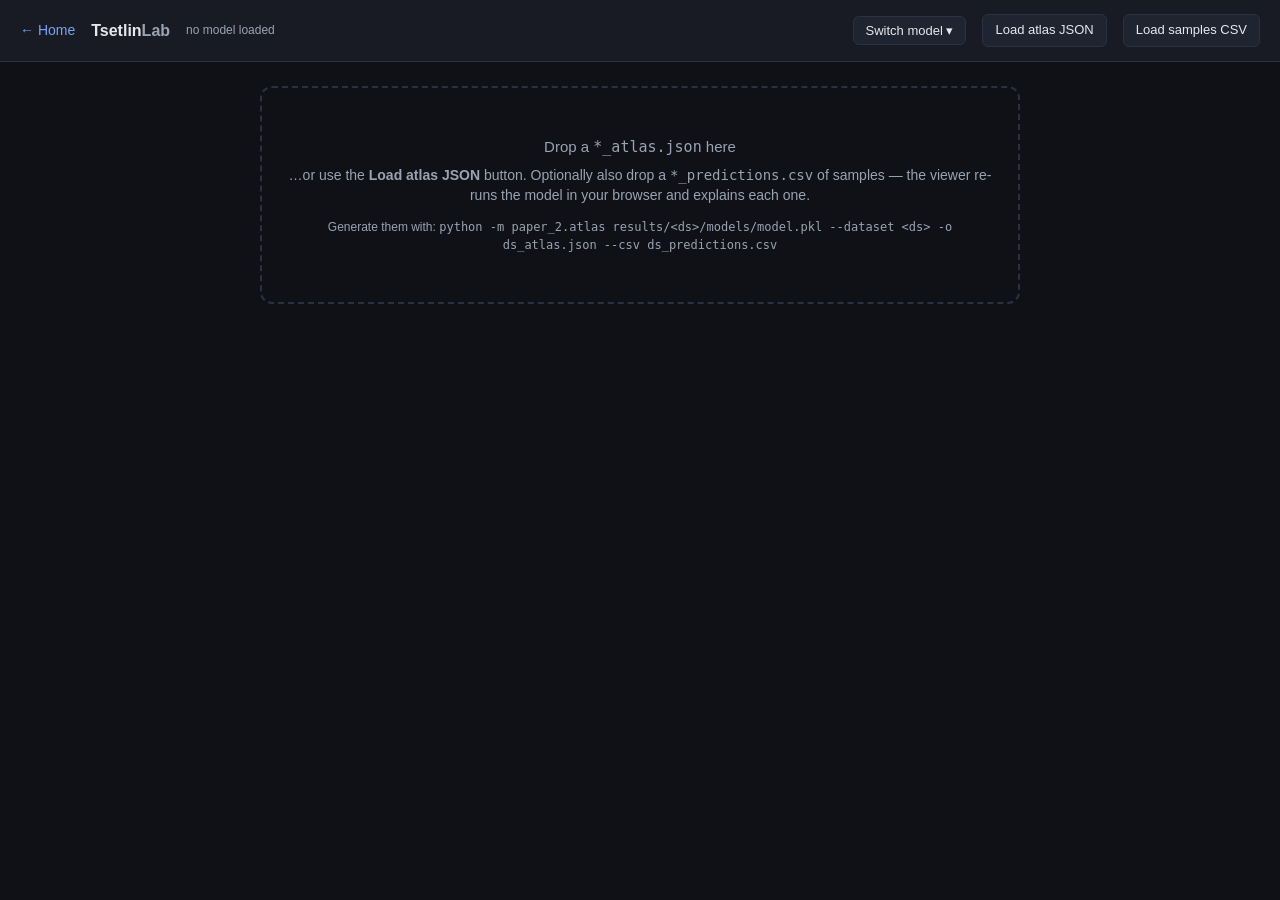
<file: viewer.html>
<!DOCTYPE html>
<!--
  TsetlinLab model viewer — a single-file, dependency-free browser UI for an
  exported Tsetlin Machine model (the *_atlas.json + *_predictions.csv produced
  by the exporter in code/exporter/). Inference runs client-side (WASM, JS fallback).

  What it does
  ------------
  * Overview / Features / Bits / Clauses tabs (model structure, searchable).
  * Explain tab: load a *_predictions.csv (raw feature rows). The viewer then
    RE-RUNS THE MODEL IN YOUR BROWSER (no server, no Python needed) to compute
    each sample's class and the rules that fired — results appear automatically.
  * Click any sample to see a plain-language, step-by-step decision path:
    inputs → how each class scored → which rules matched and why → final class.
  * Stays readable with 100+ classes via progressive disclosure (top-N + "show
    all", winner-vs-runner-up focus).

  Use it three ways:
    1. Open this file directly in a browser, then "Load atlas JSON" (or drag a
       *_atlas.json onto the page).  Optionally also load a *_predictions.csv.
    2. Append ?src=<url|relative-path> (and optionally &csv=<url>) to auto-load
       (needs an HTTP server, e.g. `python -m paper_2.atlas serve` then open
       http://localhost:8000/viewer.html?src=wustl_atlas.json&csv=wustl_predictions.csv ).
    3. `python -m paper_2.atlas <bundle> --dataset X --csv preds.csv --html out.html`
       writes a copy of this page with BOTH the atlas and the samples embedded —
       just open it and the explanations are already computed.
-->
<html lang="en">
<head>
<meta charset="utf-8">
<title>TsetlinLab — model viewer</title>
<style>
  :root{
    --bg:#0f1117; --panel:#181b24; --panel2:#1f2431; --line:#2b3142;
    --fg:#e6e8ee; --mut:#9aa3b2; --acc:#7aa2f7; --pos:#9ece6a; --neg:#f7768e;
    --warn:#e0af68; --chip:#252b3a;
  }
  *{box-sizing:border-box}
  body{margin:0;font:14px/1.45 -apple-system,BlinkMacSystemFont,"Segoe UI",Roboto,Helvetica,Arial,sans-serif;background:var(--bg);color:var(--fg)}
  code,kbd,.mono{font-family:ui-monospace,SFMono-Regular,Menlo,Consolas,monospace}
  header{padding:14px 20px;border-bottom:1px solid var(--line);display:flex;gap:16px;align-items:center;flex-wrap:wrap;background:var(--panel)}
  header h1{font-size:16px;margin:0;font-weight:600}
  header .sub{color:var(--mut);font-size:12px}
  .spacer{flex:1}
  a.btn.home{text-decoration:none;color:var(--acc);border-color:var(--acc)}
  a.btn.home:hover{background:var(--acc);color:var(--bg)}
  .switchmenu{position:absolute;right:20px;top:54px;z-index:50;background:var(--panel);border:1px solid var(--line);border-radius:10px;padding:8px;max-height:60vh;overflow:auto;box-shadow:0 10px 30px rgba(0,0,0,.5);min-width:280px}
  .switchmenu .grp{color:var(--mut);font-size:11px;text-transform:uppercase;letter-spacing:.05em;padding:6px 8px 2px}
  .switchmenu a{display:block;text-decoration:none;color:var(--fg);padding:6px 9px;border-radius:6px;font-size:13px}
  .switchmenu a:hover{background:var(--panel2)} .switchmenu a.cur{color:var(--acc);font-weight:600}
  button,label.btn{background:var(--panel2);color:var(--fg);border:1px solid var(--line);border-radius:6px;padding:6px 12px;cursor:pointer;font-size:13px}
  button:hover,label.btn:hover{border-color:var(--acc)}
  button.linklike{background:none;border:none;color:var(--acc);padding:4px 2px;cursor:pointer}
  input[type=file]{display:none}
  input[type=text],input[type=search],select{background:var(--panel2);color:var(--fg);border:1px solid var(--line);border-radius:6px;padding:6px 9px;font-size:13px}
  input[type=range]{vertical-align:middle}
  main{padding:0 20px 60px}
  .drop{margin:24px auto;max-width:760px;border:2px dashed var(--line);border-radius:12px;padding:48px 24px;text-align:center;color:var(--mut)}
  .drop.hot{border-color:var(--acc);color:var(--fg);background:var(--panel)}
  .tabs{display:flex;gap:4px;margin:16px 0;border-bottom:1px solid var(--line)}
  .tabs button{border:none;border-radius:0;background:none;border-bottom:2px solid transparent;padding:9px 14px;color:var(--mut)}
  .tabs button.on{color:var(--fg);border-bottom-color:var(--acc)}
  .panel{background:var(--panel);border:1px solid var(--line);border-radius:10px;padding:16px 18px;margin-bottom:18px}
  h2{font-size:14px;margin:0 0 12px;font-weight:600;color:var(--mut);text-transform:uppercase;letter-spacing:.05em}
  .grid{display:grid;grid-template-columns:repeat(auto-fit,minmax(200px,1fr));gap:10px}
  .kv{background:var(--panel2);border:1px solid var(--line);border-radius:8px;padding:10px 12px}
  .kv .k{color:var(--mut);font-size:11px;text-transform:uppercase;letter-spacing:.04em}
  .kv .v{font-size:18px;font-weight:600;margin-top:2px}
  .chip{display:inline-block;background:var(--chip);border:1px solid var(--line);border-radius:999px;padding:2px 10px;margin:2px 4px 2px 0;font-size:12px}
  table{width:100%;border-collapse:collapse;font-size:13px}
  th,td{text-align:left;padding:7px 10px;border-bottom:1px solid var(--line);vertical-align:top}
  th{color:var(--mut);font-weight:600;cursor:pointer;user-select:none;position:sticky;top:0;background:var(--panel)}
  th.sorted::after{content:" ▾";color:var(--acc)}
  th.sorted.asc::after{content:" ▴"}
  tr:hover td{background:var(--panel2)}
  tr.selrow td{background:#222a3d}
  .toolbar{display:flex;gap:10px;align-items:center;flex-wrap:wrap;margin-bottom:12px}
  .toolbar .lbl{color:var(--mut);font-size:12px}
  .muted{color:var(--mut)}
  .pos{color:var(--pos)} .neg{color:var(--neg)} .warn{color:var(--warn)}
  .badge{display:inline-block;border-radius:5px;padding:1px 7px;font-size:11px;font-weight:600;border:1px solid var(--line)}
  .badge.pos{color:var(--pos);border-color:#33502a;background:#1a2417}
  .badge.neg{color:var(--neg);border-color:#5a2630;background:#241418}
  .badge.warn{color:var(--warn);border-color:#5a4a26;background:#241f14}
  .clause{border:1px solid var(--line);border-radius:8px;padding:10px 12px;margin-bottom:8px;background:var(--panel2)}
  .clause .hd{display:flex;gap:8px;align-items:center;flex-wrap:wrap;margin-bottom:6px;font-size:12px;color:var(--mut)}
  .clause .body{font-size:13px;line-height:1.7}
  .lit{display:inline-block;background:var(--chip);border:1px solid var(--line);border-radius:6px;padding:1px 8px;margin:2px 3px;white-space:nowrap}
  .lit.bad{border-color:#5a2630;background:#241418}
  .lit b{color:var(--acc);font-weight:600}
  .bitname{color:var(--mut);font-size:11px;margin-right:5px;font-family:ui-monospace,monospace}
  .neg .bitname,.lit .bitname.neg{color:var(--neg)}
  .op-geq{color:var(--pos)} .op-lt{color:var(--neg)}
  .conj{color:var(--mut);margin:0 4px}
  .pager{display:flex;gap:8px;align-items:center;justify-content:center;margin-top:12px;color:var(--mut)}
  .thr-list{font-family:ui-monospace,monospace;font-size:12px;color:var(--mut)}
  details summary{cursor:pointer;color:var(--acc)}
  .hidden{display:none}
  .err{color:var(--neg);padding:12px;border:1px solid var(--neg);border-radius:8px;background:#241418}
  .note{color:var(--warn);font-size:12px}
  a{color:var(--acc)}
  .scrollbox{max-height:70vh;overflow:auto;border:1px solid var(--line);border-radius:8px}
  /* ---- technical-detail disclosure: hidden unless body.tech-on ---- */
  .tech{display:none}
  body.tech-on .tech{display:inline}
  body.tech-on .tech-block{display:block}
  .tech-block{display:none}
  /* ---- explanation / decision path ---- */
  .step{border-left:3px solid var(--line);padding:2px 0 10px 14px;margin:0 0 6px 6px;position:relative}
  .step .num{position:absolute;left:-13px;top:0;width:22px;height:22px;border-radius:50%;background:var(--panel2);border:1px solid var(--line);color:var(--mut);font-size:11px;font-weight:700;display:flex;align-items:center;justify-content:center}
  .step h3{font-size:13px;margin:0 0 8px;font-weight:600}
  .outcome{border-radius:10px;padding:14px 16px;margin-bottom:14px;border:1px solid var(--line)}
  .outcome.ok{background:#16241a;border-color:#33502a}
  .outcome.miss{background:#241418;border-color:#5a2630}
  .outcome .big{font-size:20px;font-weight:700}
  .bar{display:flex;align-items:center;gap:8px;margin:3px 0}
  .bar .name{width:34%;min-width:90px;text-align:right;font-size:12px;overflow:hidden;text-overflow:ellipsis;white-space:nowrap}
  .bar .track{flex:1;background:var(--panel2);border-radius:4px;height:16px;position:relative;border:1px solid var(--line)}
  .bar .fill{position:absolute;top:0;bottom:0;border-radius:3px;width:var(--w,0)}
  .bar .fill.pos{background:linear-gradient(90deg,#3a5a2a,#9ece6a)}
  .bar .fill.neg{background:linear-gradient(90deg,#f7768e,#5a2630)}
  .bar .val{width:54px;text-align:right;font-size:12px;font-variant-numeric:tabular-nums}
  .bar.win .name{color:var(--pos);font-weight:700}
  .bar.run .name{color:var(--acc);font-weight:600}
  .rule{border:1px solid var(--line);border-radius:8px;padding:8px 10px;margin-bottom:7px;background:var(--panel2)}
  .rule .rhd{display:flex;gap:8px;align-items:baseline;flex-wrap:wrap;font-size:12px;margin-bottom:5px}
  .rule .rhd .pts{font-weight:700}
  .cond{display:flex;gap:7px;align-items:baseline;padding:2px 0;font-size:13px}
  .cond .mk{width:16px;flex:none;text-align:center}
  .cond .txt{flex:1}
  .cond .val{color:var(--mut);font-size:12px;white-space:nowrap}
  .cond.met .mk{color:var(--pos)} .cond.miss .mk{color:var(--neg)} .cond.imp .mk{color:var(--warn)} .cond.metneg .mk{color:var(--mut)}
  .rule.against{border-color:#4a2630;background:#201619}
  .pts.neg{color:var(--neg)}
  .feat-key{display:inline-block;background:var(--chip);border:1px solid var(--line);border-radius:6px;padding:1px 8px;margin:2px 4px 2px 0;font-size:12px}
  .feat-key .fv{color:var(--acc);font-weight:600}
  /* ---- grouped conditions: low / high / range / impossible buckets ---- */
  .condgroups{display:flex;flex-direction:column;gap:9px}
  .condgroup{border-left:3px solid var(--line);padding:1px 0 2px 10px}
  .condgroup.lo{border-color:var(--acc)} .condgroup.hi{border-color:var(--pos)} .condgroup.rg{border-color:var(--warn)} .condgroup.imp{border-color:var(--neg)}
  .cglabel{display:block;font-size:11px;color:var(--mut);text-transform:uppercase;letter-spacing:.04em;margin-bottom:4px}
  .cgchips{display:flex;flex-wrap:wrap;gap:3px}
  .lit.lo{border-color:#33415e} .lit.hi{border-color:#33502a} .lit.rg{border-color:#5a4a26} .lit.imp{border-color:#5a2630;background:#241418}
  .lit .arrow{font-weight:700;margin-right:3px}
  .lit.lo .arrow{color:var(--acc)} .lit.hi .arrow{color:var(--pos)} .lit.rg .arrow{color:var(--warn)} .lit.imp .arrow{color:var(--neg)}
  .statetag{font-size:10px;font-weight:700;border-radius:4px;padding:0 5px;margin-left:5px;border:1px solid var(--line)}
  .statetag.on{color:var(--pos);border-color:#33502a;background:#16241a}
  .statetag.off{color:var(--mut);background:var(--chip)}
  /* ---- flow animation (decision path reveals step-by-step) ---- */
  @keyframes flowIn{from{opacity:0;transform:translateY(8px)}to{opacity:1;transform:none}}
  @keyframes barGrow{from{width:0}to{width:var(--w,0)}}
  @keyframes dash{to{stroke-dashoffset:0}}
  @keyframes fadeIn{from{opacity:0}to{opacity:1}}
  .flow .anim{animation:flowIn .42s ease both}
  .flow .bar .fill{animation:barGrow .75s cubic-bezier(.3,0,.2,1) both}
  @media (prefers-reduced-motion: reduce){ .flow .anim,.flow .bar .fill,.flow svg *{animation:none!important} }

  /* ---- diverging vote chart (SVG) ---- */
  .votechart{width:100%}
  .votechart .vlabel{font-size:12px;fill:var(--fg)}
  .votechart .vlabel.win{fill:var(--pos);font-weight:700}
  .votechart .vlabel.run{fill:var(--acc)}
  .votechart .vval{font-size:11px;fill:var(--mut);font-variant-numeric:tabular-nums}
  .votechart .axis{stroke:var(--line)} .votechart .axiszero{stroke:var(--mut)}
  .votechart .gridtxt{font-size:9px;fill:var(--mut)}
  .votechart rect.vbar.pos{fill:url(#gradPos)} .votechart rect.vbar.neg{fill:url(#gradNeg)}
  .votechart rect.vbar.winbar{stroke:var(--pos);stroke-width:1.5}
  .flow .votechart rect.vbar{animation:barGrow .7s cubic-bezier(.3,0,.2,1) both}

  /* ---- thermometer feature gauge (SVG) ---- */
  .gauge{margin:7px 0}
  .gauge .glabel{display:flex;justify-content:space-between;font-size:12px;margin-bottom:2px}
  .gauge .gname{font-weight:600}
  .gauge svg{display:block;width:100%}
  .gauge .track{fill:var(--panel2);stroke:var(--line)}
  .gauge .zone-on{fill:rgba(158,206,106,.18)}   /* value reaches threshold = ON region */
  .gauge .zone-off{fill:rgba(122,162,247,.12)}
  .gauge .thr{stroke:var(--mut);stroke-width:1;stroke-dasharray:3 2}
  .gauge .thr.bind{stroke:var(--warn);stroke-width:1.5;stroke-dasharray:none}
  .gauge .needle{stroke:var(--fg);stroke-width:2}
  .gauge .dot{fill:var(--acc);stroke:var(--bg);stroke-width:1.5}
  .gauge .dot.ok{fill:var(--pos)} .gauge .dot.bad{fill:var(--neg)}
  .gauge .gt{font-size:9px;fill:var(--mut)}

  /* ---- decision flow diagram (SVG: inputs -> rules -> classes) ---- */
  .flowdiag{width:100%;background:var(--panel2);border:1px solid var(--line);border-radius:8px}
  .flowdiag .node{rx:6}
  .flowdiag .node.feat{fill:#1d2433;stroke:#33415e}
  .flowdiag .node.rulepos{fill:#16241a;stroke:#33502a}
  .flowdiag .node.ruleneg{fill:#241619;stroke:#5a2630}
  .flowdiag .node.cls{fill:#1f2431;stroke:var(--line)}
  .flowdiag .node.cls.win{fill:#1a2417;stroke:var(--pos);stroke-width:2}
  .flowdiag text{fill:var(--fg);font-size:11px}
  .flowdiag text.sub{fill:var(--mut);font-size:9px}
  .flowdiag text.col{fill:var(--mut);font-size:10px;text-transform:uppercase;letter-spacing:.05em}
  .flowdiag .edge{fill:none;stroke-linecap:round}
  .flowdiag .edge.pos{stroke:var(--pos)} .flowdiag .edge.neg{stroke:var(--neg)} .flowdiag .edge.feat{stroke:#3a4a6a}
  .flow .flowdiag .edge{stroke-dasharray:var(--len);stroke-dashoffset:var(--len);animation:dash .8s ease forwards}
  .flow .flowdiag .node,.flow .flowdiag text{animation:fadeIn .5s ease both}
  .leg{display:flex;gap:14px;flex-wrap:wrap;font-size:11px;color:var(--mut);margin:6px 0 2px}
  .leg span{display:inline-flex;align-items:center;gap:4px}
  .leg i{width:11px;height:11px;border-radius:3px;display:inline-block}
  /* ---- "rules that fired" vote-bar list ---- */
  .firedrules{display:flex;flex-direction:column;gap:5px;margin-top:6px}
  .frrow{display:grid;grid-template-columns:14px minmax(140px,38%) 1fr 52px;gap:9px;align-items:center;font-size:12px;
    cursor:pointer;border-radius:6px;padding:2px 4px;margin:0 -4px;transition:background .12s}
  .frrow:hover{background:rgba(122,162,247,.08)}
  .frrow:focus{outline:1px solid var(--acc);outline-offset:0}
  .frtoggle{color:var(--mut);font-size:11px;transition:transform .12s;text-align:center}
  .frrow.expanded{background:rgba(122,162,247,.10)}
  .frrow.expanded .frtoggle{transform:rotate(90deg);color:var(--acc)}
  .frdetail{margin:2px 0 8px 18px;border-left:2px solid var(--acc);padding-left:10px;animation:barGrow .25s ease both}
  .frdetail .rule{margin:0}
  .drillhint{font-size:11.5px;color:var(--acc);background:rgba(122,162,247,.07);border:1px solid #2b3a5e;
    border-radius:6px;padding:5px 9px;margin:4px 0 8px}
  .frlabel{overflow:hidden;text-overflow:ellipsis;white-space:nowrap}
  .frclass{display:inline-block;font-size:10px;font-weight:700;border-radius:4px;padding:0 5px;margin-right:5px;border:1px solid var(--line);background:var(--chip);color:var(--mut)}
  .frrow.win .frclass{color:var(--pos);border-color:#33502a;background:#16241a}
  .frbar{height:15px;background:var(--panel2);border:1px solid var(--line);border-radius:3px;position:relative;overflow:hidden}
  .frfill{position:absolute;top:0;bottom:0;left:0;border-radius:2px;width:var(--w,0)}
  .frfill.pos{background:linear-gradient(90deg,#3a5a2a,#9ece6a)}
  .frfill.neg{background:linear-gradient(90deg,#f7768e,#5a2630)}
  .frvotes{text-align:right;font-weight:700;font-variant-numeric:tabular-nums}
  .frvotes.pos{color:var(--pos)} .frvotes.neg{color:var(--neg)}
  .flow .frfill{animation:barGrow .6s cubic-bezier(.3,0,.2,1) both}
  /* decision-path deep explorer */
  .flownode .node, .vrow rect.vbar{transition:filter .12s}
  .flownode:hover .node{filter:brightness(1.35)}
  .flownode:hover .node.feat{stroke:var(--acc);stroke-width:1.5}
  .vrow:hover .vbar{filter:brightness(1.3)}
  .vrow:hover .vlabel{fill:var(--acc)}
  .flowdrill{margin-top:10px;border:1px solid var(--line);border-radius:10px;background:#0c0e14;padding:12px 14px;position:relative}
  .flowdrill.empty{color:var(--mut);font-size:12px;font-style:italic;background:transparent;border-style:dashed;text-align:center;padding:10px}
  .drill-close{position:absolute;top:8px;right:10px;font-size:11px}
  .drill-hd{font-size:14px;font-weight:800;margin-bottom:6px;padding-right:60px}
  .drill-kind{font-size:9px;font-weight:800;letter-spacing:.06em;background:var(--acc);color:var(--bg);
    border-radius:4px;padding:1px 6px;vertical-align:2px;margin-right:6px}
  .drill-hd .bigval,.drill-hd .pos,.drill-hd .neg{font-family:ui-monospace,monospace}
  .drill-hd .bigval{color:var(--acc);font-size:15px;margin-left:4px}
  .drill-split{display:grid;grid-template-columns:1fr 1fr;gap:14px;align-items:start}
  @media (max-width:760px){ .drill-split{grid-template-columns:1fr} }
  .drill-sub{font-size:12px;font-weight:700;margin-bottom:4px}
  .drill-sub.pos{color:var(--pos)} .drill-sub.neg{color:var(--neg)}
  .drill-list .frrow{font-size:11.5px}
  .rule .rname{font-weight:600;color:var(--fg)}
  .rulevote{display:inline-block;height:9px;border-radius:2px;vertical-align:middle;margin:0 6px}
  .rulevote.pos{background:var(--pos)} .rulevote.neg{background:var(--neg)}
  /* ---- Activity tab: horizontal stat bars + class-wise table ---- */
  .statbar{display:grid;grid-template-columns:minmax(120px,30%) 1fr 70px;gap:10px;align-items:center;font-size:12px;margin:3px 0}
  .statbar .sname{overflow:hidden;text-overflow:ellipsis;white-space:nowrap;text-align:right;color:var(--fg)}
  .statbar .strack{height:17px;background:var(--panel2);border:1px solid var(--line);border-radius:3px;position:relative;overflow:hidden}
  .statbar .sfill{position:absolute;top:0;bottom:0;left:0;border-radius:2px;background:linear-gradient(90deg,#2f4a6b,#7aa2f7);width:var(--w,0)}
  .statbar .sfill.g{background:linear-gradient(90deg,#3a5a2a,#9ece6a)}
  .statbar .sfill.r{background:linear-gradient(90deg,#5a4a26,#e0af68)}
  .statbar .sval{text-align:right;color:var(--mut);font-variant-numeric:tabular-nums}
  .anim-statbar .sfill{animation:barGrow .7s cubic-bezier(.3,0,.2,1) both}
  .cwtable td .mini{display:inline-block;height:9px;border-radius:2px;background:var(--acc);vertical-align:middle}
  .cwtable td.num{text-align:right;font-variant-numeric:tabular-nums}
  .acthint{color:var(--mut);font-size:12px;margin-bottom:8px}
  .actgrid{display:grid;grid-template-columns:1fr 1fr;gap:16px}
  @media (max-width:980px){ .actgrid{grid-template-columns:1fr} }
  /* ---- Learn tab: aggregated learning profiles (not rule lists) ---- */
  .learn-intro{font-size:13px;line-height:1.65;color:var(--mut);max-width:920px}
  .learn-prose{font-size:14px;line-height:1.7;margin:10px 0 14px;padding:12px 14px;background:var(--panel2);border:1px solid var(--line);border-radius:8px}
  .learn-prose b{color:var(--fg)}
  .dirchip{display:inline-block;border-radius:6px;padding:2px 9px;margin:2px 4px 2px 0;font-size:12px;border:1px solid var(--line)}
  .dirchip.hi{border-color:#33502a;background:#16241a;color:var(--pos)}
  .dirchip.lo{border-color:#33415e;background:#1a2130;color:var(--acc)}
  .dirchip.band{border-color:#5a4a26;background:#241f14;color:var(--warn)}
  .couple{display:flex;gap:6px;align-items:center;flex-wrap:wrap;padding:8px 10px;border:1px solid var(--line);border-radius:8px;background:var(--panel2);margin-bottom:6px;font-size:13px}
  .couple .link{color:var(--mut);font-size:11px;text-transform:uppercase;letter-spacing:.04em}
  .stripwrap{overflow:auto;border:1px solid var(--line);border-radius:8px;background:var(--panel2);padding:8px}
  .storycard{border:1px solid var(--line);border-radius:10px;padding:12px 14px;margin-bottom:10px;background:var(--panel2)}
  .storycard h4{margin:0 0 6px;font-size:13px;font-weight:600}
  .storycard .pts{font-size:12px;color:var(--pos);font-weight:600}
  .storycard .read{font-size:12px;color:var(--mut);margin-top:4px}
  .storycard .read .vr{font-family:ui-monospace,monospace;color:var(--fg);background:var(--chip);border:1px solid var(--line);border-radius:4px;padding:0 5px}
  .storycard .read .metok{color:var(--pos)} .storycard .read .metno{color:var(--warn)}
  /* ---- Trees tab: one tree per class ---- */
  .forest-intro{font-size:13px;line-height:1.65;color:var(--mut);max-width:960px}
  .forest-legend{display:flex;gap:14px;flex-wrap:wrap;font-size:12px;margin:10px 0 0}
  .forest-legend span{display:inline-flex;align-items:center;gap:5px}
  .forest-legend .dot{width:10px;height:10px;border-radius:50%}
  .forest-legend .dot.pos{background:var(--pos)} .forest-legend .dot.neg{background:var(--neg)}
  .forest{display:grid;grid-template-columns:repeat(auto-fit,minmax(340px,1fr));gap:16px}
  @media (min-width:1400px){ .forest{grid-template-columns:repeat(2,1fr)} }
  .classtree{border:1px solid var(--line);border-radius:12px;background:var(--panel);overflow:hidden}
  .classtree-hd{padding:12px 14px;border-bottom:1px solid var(--line);background:var(--panel2);cursor:pointer;user-select:none;display:flex;align-items:center;gap:10px}
  .classtree-hd:hover{border-color:var(--acc)}
  .classtree-hd .chev{color:var(--mut);font-size:11px;width:14px}
  .classtree-hd .clsname{font-size:15px;font-weight:700;flex:1}
  .classtree-hd .clsmeta{font-size:11px;color:var(--mut)}
  .classtree-bd{padding:12px 14px 14px;display:none}
  .classtree.open .classtree-bd{display:block}
  .classtree.open .chev{transform:rotate(90deg)}
  .troot{font-size:12px;color:var(--mut);margin:0 0 10px;padding:8px 10px;background:var(--panel2);border-radius:8px;border:1px solid var(--line)}
  .troot b{color:var(--fg)}
  ul.ptree, ul.ptree ul{list-style:none;margin:0;padding:0}
  ul.ptree ul{margin-left:16px;padding-left:12px;border-left:2px solid var(--line)}
  ul.ptree > li{margin-bottom:10px}
  ul.ptree ul > li{margin:5px 0;position:relative}
  .tnode{display:flex;align-items:flex-start;gap:8px;font-size:13px;line-height:1.45}
  .tnode .tic{font-size:14px;line-height:1.2;flex-shrink:0}
  .tnode .tlab{flex:1}
  .tnode .tmeta{font-size:11px;color:var(--mut);white-space:nowrap}
  .tnode.branch-pos .tlab b{color:var(--pos)}
  .tnode.branch-neg .tlab b{color:var(--neg)}
  .tnode.leaf-hi .tlab{color:var(--pos)}
  .tnode.leaf-lo .tlab{color:var(--acc)}
  .tnode.leaf-band .tlab{color:var(--warn)}
  .tnode.leaf-opp .tlab{color:var(--neg)}
  .tnode .subfeat{font-size:12px;color:var(--mut);margin-top:2px}
  .forest-empty{padding:24px;text-align:center;color:var(--mut)}
  /* ---- Global tab: learned representation tree diagrams ---- */
  .global-grid{display:grid;grid-template-columns:1fr;gap:16px}
  .gsig{border:1px solid var(--line);border-radius:12px;background:var(--panel);overflow:hidden}
  .gsig-hd{padding:12px 14px;background:var(--panel2);border-bottom:1px solid var(--line)}
  .gsig-hd .gtitle{font-size:16px;font-weight:700;margin:0 0 4px}
  .gsig-hd .gmeta{font-size:11px;color:var(--mut)}
  .gsig-bd{padding:14px 16px;font-size:13px;line-height:1.65}
  .gtree-wrap{margin:0 0 4px;border:1px solid var(--line);border-radius:10px;background:#0c0e14;overflow:auto;padding:8px}
  .gtree-wrap svg{display:block;width:100%;height:auto;min-width:480px}
  .gsig-details{margin-top:8px}
  .gsig-details summary{cursor:pointer;color:var(--acc);font-size:12px}
  .gsig-bd .gone{margin:0 0 12px;padding:10px 12px;background:#16241a;border:1px solid #33502a;border-radius:8px;color:var(--fg)}
  .gsig-bd .gone b{color:var(--pos)}
  .gsig-bd .gstruct{margin:10px 0;padding:10px 12px;background:var(--panel2);border:1px solid var(--line);border-radius:8px;font-family:ui-monospace,monospace;font-size:12px;line-height:1.55;color:var(--mut)}
  .gsig-bd .gstruct .hl{color:var(--acc)}
  .gsig-bd .gstruct .pos{color:var(--pos)}
  .gsig-bd .gstruct .neg{color:var(--neg)}
  .gsig-fp{display:flex;flex-wrap:wrap;gap:6px;margin:8px 0}
  .gsig-fp .fpchip{font-size:12px;padding:3px 10px;border-radius:6px;border:1px solid var(--line);background:var(--chip)}
  .gsig-fp .fpchip.hi{border-color:#33502a;color:var(--pos)}
  .gsig-fp .fpchip.lo{border-color:#33415e;color:var(--acc)}
  .gsig-fp .fpchip.band{border-color:#5a4a26;color:var(--warn)}
  .concept-tree{background:#0c0e14;border:1px solid var(--line);border-radius:12px;padding:18px;overflow:auto}
  .concept-root{max-width:560px;margin:0 auto 18px;text-align:center;background:linear-gradient(180deg,#1e2a45,#172033);border:1px solid var(--acc);border-radius:12px;padding:14px 18px;box-shadow:0 0 0 1px rgba(122,162,247,.12)}
  .concept-root .eyebrow{font-size:11px;color:var(--mut);text-transform:uppercase;letter-spacing:.08em}
  .concept-root .main{font-size:21px;font-weight:800;margin:3px 0}
  .concept-root .plain{font-size:13px;color:var(--mut)}
  .concept-split{display:grid;grid-template-columns:1fr 1fr;gap:18px;position:relative}
  .concept-split::before{content:"";position:absolute;left:50%;top:-18px;width:1px;height:18px;background:var(--line)}
  .concept-lane{border:1px solid var(--line);border-radius:12px;background:var(--panel);padding:12px;position:relative}
  .concept-lane::before{content:"";position:absolute;top:-19px;height:18px;width:50%;border-top:1px solid var(--line)}
  .concept-lane.good::before{right:0;border-left:1px solid var(--line);border-top-left-radius:10px}
  .concept-lane.bad::before{left:0;border-right:1px solid var(--line);border-top-right-radius:10px}
  .concept-lane.good{border-color:#33502a;background:#111b13}
  .concept-lane.bad{border-color:#5a2630;background:#1b1114}
  .lane-title{display:flex;gap:8px;align-items:center;font-size:15px;font-weight:800;margin-bottom:4px}
  .lane-title.good{color:var(--pos)} .lane-title.bad{color:var(--neg)}
  .lane-help{font-size:12px;color:var(--mut);margin-bottom:10px}
  .concept-card{position:relative;margin:10px 0 10px 18px;border:1px solid var(--line);border-radius:10px;background:var(--panel2);padding:10px 12px}
  .concept-card::before{content:"";position:absolute;left:-18px;top:20px;width:18px;border-top:1px solid var(--line)}
  .concept-card.good{border-color:#33502a}.concept-card.bad{border-color:#5a2630}
  .concept-card .ctitle{font-size:15px;font-weight:800;margin-bottom:2px}
  .concept-card.good .ctitle{color:var(--pos)} .concept-card.bad .ctitle{color:var(--neg)}
  .concept-card .cmeta{font-size:12px;color:var(--mut);margin-bottom:7px}
  .cochips{display:flex;flex-wrap:wrap;gap:5px}
  .cochip{font-size:11px;border:1px solid var(--line);border-radius:999px;padding:2px 8px;background:var(--chip);color:var(--mut)}
  .class-selector-big{display:flex;gap:10px;align-items:center;flex-wrap:wrap}
  .class-selector-big select{min-width:220px;font-weight:700;color:var(--fg)}
  @media (max-width:900px){.concept-split{grid-template-columns:1fr}.concept-split::before,.concept-lane::before{display:none}}
  /* ---- Threshold Learning Map ---- */
  .tlm-summary{display:flex;flex-wrap:wrap;gap:10px;margin:0 0 14px}
  .tlm-stat{flex:1 1 150px;border:1px solid var(--line);border-radius:10px;background:var(--panel2);padding:10px 12px}
  .tlm-stat .k{font-size:11px;color:var(--mut);text-transform:uppercase;letter-spacing:.04em}
  .tlm-stat .v{font-size:18px;font-weight:800;margin-top:2px}
  .tlm-stat .v.pos{color:var(--pos)} .tlm-stat .v.neg{color:var(--neg)} .tlm-stat .v.acc{color:var(--acc)}
  .tlm-stat .s{font-size:11px;color:var(--mut)}
  .tlm-lead{margin:0 0 16px;padding:11px 13px;background:#16241a;border:1px solid #33502a;border-radius:8px;font-size:13px;line-height:1.6}
  .tlm-lead b{color:var(--pos)} .tlm-lead .vr{font-family:ui-monospace,monospace;color:var(--fg)}
  .tlm-map{display:flex;flex-direction:column;gap:0}
  .tlm-row{display:grid;grid-template-columns:180px 1fr;gap:14px;align-items:center;padding:9px 0;border-top:1px solid var(--line)}
  .tlm-row:first-child{border-top:none}
  .tlm-fname{font-weight:700;font-size:13px;word-break:break-word}
  .tlm-fmeta{font-size:11px;color:var(--mut);margin-top:2px;font-variant-numeric:tabular-nums}
  .tlm-fmeta .for{color:var(--pos)} .tlm-fmeta .against{color:var(--neg)}
  .tlm-line{width:100%;min-width:300px}
  .tlm-line svg{display:block;width:100%;height:auto}
  .tlm-line svg text{font-family:ui-monospace,monospace}
  .tlm-ticks{display:flex;flex-wrap:wrap;gap:3px 4px;align-items:center;margin-top:3px}
  .tlm-ticks-lbl{font-size:10px;color:var(--mut);text-transform:uppercase;letter-spacing:.04em;margin-right:2px}
  .tchip{font-family:ui-monospace,monospace;font-size:10.5px;border:1px solid var(--line);border-radius:4px;
    padding:0 5px;background:var(--chip);color:var(--mut)}
  .tchip.for{border-color:#33502a;color:#a9d977;background:#13211a}
  .tchip.against{border-color:#5a2630;color:#e88aa0;background:#1f1417}
  .tlm-empty{color:var(--mut);font-size:13px;padding:14px;border:1px dashed var(--line);border-radius:10px}
  @media (max-width:760px){ .tlm-row{grid-template-columns:1fr;gap:4px} .tlm-line{min-width:0} }
  /* consolidated table */
  .tlm-tablewrap{margin-top:8px;border:1px solid var(--line);border-radius:12px;overflow:auto;background:var(--panel)}
  table.tlm-table{width:100%;border-collapse:collapse;font-size:12.5px}
  table.tlm-table th{position:sticky;top:0;background:var(--panel2);color:var(--mut);font-size:10px;
    text-transform:uppercase;letter-spacing:.04em;text-align:left;padding:8px 10px;border-bottom:1px solid var(--line);white-space:nowrap}
  table.tlm-table th.for{color:var(--pos)} table.tlm-table th.against{color:var(--neg)}
  table.tlm-table td{padding:7px 10px;border-bottom:1px solid var(--line);vertical-align:top}
  table.tlm-table tr:last-child td{border-bottom:none}
  table.tlm-table td.feat{font-weight:700;white-space:nowrap}
  table.tlm-table td.feat .rng{display:block;font-weight:400;font-size:10.5px;color:var(--mut);font-family:ui-monospace,monospace}
  .vrange{display:inline-block;font-family:ui-monospace,monospace;font-size:11.5px;border:1px solid var(--line);
    border-radius:5px;padding:1px 7px;margin:2px 4px 2px 0;white-space:nowrap;background:var(--chip)}
  .vrange.for{border-color:#33502a;background:#13211a;color:var(--pos)}
  .vrange.against{border-color:#5a2630;background:#1f1417;color:var(--neg)}
  .vrange .w{opacity:.7;font-size:10px;margin-left:3px}
  .vrange.dim{opacity:.45}
  .tlm-none{color:var(--mut);font-style:italic}
  .tlm-tabhint{font-size:11.5px;color:var(--mut);margin:14px 0 6px}
  .tlm-key{display:flex;gap:18px;align-items:center;flex-wrap:wrap;margin-top:12px;
    border:1px solid var(--line);border-radius:10px;background:#0c0e14;padding:10px 14px}
  .tlm-key-svg{width:300px;max-width:60vw;height:auto}
  .tlm-key-txt{display:flex;flex-direction:column;gap:3px;font-size:12px}
  .tlm-key-txt .dot{width:10px;height:10px;border-radius:50%;display:inline-block;vertical-align:-1px;margin-right:3px}
  .tlm-key-txt .dot.pos{background:var(--pos)} .tlm-key-txt .dot.neg{background:var(--neg)}
  /* ---- Feature Teams (interaction graph) ---- */
  #linksEdges{accent-color:var(--acc);width:120px}
  .links-grid{display:grid;grid-template-columns:1fr 300px;gap:16px;align-items:start}
  @media (max-width:900px){ .links-grid{grid-template-columns:1fr} }
  .links-canvas{border:1px solid var(--line);border-radius:12px;background:#0c0e14;padding:6px;overflow:hidden}
  .links-canvas svg{display:block;width:100%;height:auto}
  .links-canvas svg text{font-family:ui-monospace,monospace;user-select:none}
  .links-canvas svg circle{transition:opacity .12s}
  .links-canvas svg circle:hover{stroke:var(--warn);stroke-width:2.4}
  .links-side{border:1px solid var(--line);border-radius:12px;background:var(--panel2);padding:12px;max-height:560px;overflow:auto}
  .links-side-hd{font-size:13px;margin-bottom:8px;display:flex;justify-content:space-between;align-items:baseline;gap:8px}
  .links-side .mate{display:flex;flex-direction:column;gap:1px;border-left:3px solid var(--line);padding:5px 0 5px 9px;margin:0 0 7px}
  .links-side .mate.for{border-left-color:var(--pos)} .links-side .mate.against{border-left-color:var(--neg)}
  .links-side .mate .mn{font-weight:700;font-size:12.5px}
  .links-side .mate .mw{font-size:11px;color:var(--mut)}
  .links-side .mate.for .mw{color:#a9d977} .links-side .mate.against .mw{color:#e88aa0}
  /* ---- Encoding tab: one feature -> bits -> literals ---- */
  .enctoolbar{display:flex;gap:14px;align-items:center;flex-wrap:wrap;margin-bottom:10px}
  .encval{font-size:22px;font-weight:700;color:var(--acc);font-variant-numeric:tabular-nums}
  .encstep{counter-increment:encs;border-left:3px solid var(--line);padding:2px 0 12px 16px;margin:0 0 4px 8px;position:relative}
  .encstep::before{content:counter(encs);position:absolute;left:-13px;top:0;width:24px;height:24px;border-radius:50%;background:var(--panel2);border:1px solid var(--line);color:var(--mut);font-size:12px;font-weight:700;display:flex;align-items:center;justify-content:center}
  #encSteps{counter-reset:encs}
  .encstep h3{font-size:13px;margin:0 0 8px;font-weight:600}
  /* thermometer column of bits */
  .therm{display:flex;flex-direction:column-reverse;gap:2px;max-width:560px}
  .thermrow{display:grid;grid-template-columns:46px 150px 1fr 64px;gap:8px;align-items:center;font-size:12px}
  .thermrow .bcell{height:20px;border-radius:3px;border:1px solid var(--line);display:flex;align-items:center;justify-content:center;font-weight:700;font-size:11px}
  .thermrow .bcell.on{background:#16241a;border-color:#33502a;color:var(--pos)}
  .thermrow .bcell.off{background:var(--panel2);color:var(--mut)}
  .thermrow .bname{font-family:ui-monospace,monospace;color:var(--acc)}
  .thermrow .bcond{color:var(--fg)}
  .thermrow .bval{text-align:right;color:var(--mut);font-variant-numeric:tabular-nums}
  .thermrow.boundary{outline:2px solid var(--warn);outline-offset:1px;border-radius:4px}
  .litgrid{display:grid;grid-template-columns:1fr 1fr;gap:10px;margin-top:4px}
  @media (max-width:900px){ .litgrid{grid-template-columns:1fr} }
  .litbox{border:1px solid var(--line);border-radius:8px;padding:10px 12px;background:var(--panel2)}
  .litbox h4{margin:0 0 6px;font-size:12px;color:var(--mut);text-transform:uppercase;letter-spacing:.04em}
  .litchip{display:inline-block;border:1px solid var(--line);border-radius:6px;padding:2px 8px;margin:2px 3px;font-size:12px;font-family:ui-monospace,monospace}
  .litchip.on{border-color:#33502a;background:#16241a;color:var(--pos)}
  .litchip.off{border-color:#33415e;background:#1a2130;color:var(--acc)}
  .encbignum{font-size:13px}
  .encbignum b{color:var(--acc)}
  /* literal table: name | machine condition | plain meaning | satisfied? */
  .littable{width:100%;border-collapse:collapse;font-size:12px}
  .littable th{font-size:10px;color:var(--mut);text-transform:uppercase;letter-spacing:.04em;text-align:left;padding:4px 8px;border-bottom:1px solid var(--line);position:static}
  .littable td{padding:5px 8px;border-bottom:1px solid var(--line);vertical-align:middle}
  .littable td.lname{font-family:ui-monospace,monospace;color:var(--acc);white-space:nowrap}
  .littable td.lname.off{color:var(--neg)}
  .littable td.lcond{font-family:ui-monospace,monospace;white-space:nowrap}
  .littable td.lsat{white-space:nowrap;text-align:center}
  .littable tr.sat td{background:rgba(158,206,106,.06)}
  .littable .yes{color:var(--pos);font-weight:700} .littable .no{color:var(--mut)}
  /* ---- Explain: sample list on top, full-width decision path below ---- */
  .explain-split{display:flex;flex-direction:column;gap:14px}
  #predListBox{max-height:42vh;min-width:0}      /* compact picker on top */
  #predDetail{min-width:0}                        /* full width, grows down */
</style>
</head>
<body>
<header>
  <a class="btn home" id="homeBtn" href="index.html" title="Back to all models">&larr; Home</a>
  <h1>Tsetlin<span class="muted">Lab</span></h1>
  <span class="sub" id="srcname">no model loaded</span>
  <span class="spacer"></span>
  <button class="btn" id="switchBtn" title="Open a different model">Switch model ▾</button>
  <label class="btn">Load atlas JSON<input type="file" id="fileJson" accept=".json,application/json"></label>
  <label class="btn">Load samples CSV<input type="file" id="fileCsv" accept=".csv,text/csv"></label>
</header>
<div id="switchMenu" class="switchmenu hidden"></div>

<main>
  <div id="errbox"></div>

  <div class="drop" id="drop">
    <div style="font-size:15px;margin-bottom:6px">Drop a <code>*_atlas.json</code> here</div>
    <div>…or use the <b>Load atlas JSON</b> button. Optionally also drop a <code>*_predictions.csv</code> of samples —
      the viewer re-runs the model in your browser and explains each one.</div>
    <div style="margin-top:14px;font-size:12px">Generate them with: <code class="mono">python -m paper_2.atlas results/&lt;ds&gt;/models/model.pkl --dataset &lt;ds&gt; -o ds_atlas.json --csv ds_predictions.csv</code></div>
  </div>

  <div id="app" class="hidden">
    <div class="tabs" id="tabs">
      <button data-tab="overview" class="on">Overview</button>
      <button data-tab="features">Features</button>
      <button data-tab="bits">Bits</button>
      <button data-tab="encoding">Encoding</button>
      <button data-tab="clauses">Rules</button>
      <button data-tab="global">Learned Representation</button>
      <button data-tab="links">Feature Teams</button>
      <button data-tab="activity">Model Behavior</button>
      <button data-tab="predictions">Why This Prediction</button>
    </div>

    <!-- OVERVIEW -->
    <section id="tab-overview">
      <div class="panel">
        <h2>Model</h2>
        <div id="ov-model"></div>
      </div>
      <div class="panel">
        <h2>Metadata</h2>
        <div class="grid" id="ov-meta"></div>
      </div>
    </section>

    <!-- FEATURES -->
    <section id="tab-features" class="hidden">
      <div class="panel">
        <div class="toolbar">
          <span class="lbl">search</span>
          <input type="search" id="featSearch" placeholder="feature name…" style="min-width:240px">
          <span class="lbl" id="featCount"></span>
        </div>
        <div class="scrollbox">
          <table id="featTable">
            <thead><tr>
              <th data-k="idx">#</th><th data-k="name">name</th><th data-k="type">type</th>
              <th data-k="lo">min</th><th data-k="hi">max</th><th data-k="nthr">#bits</th><th>thresholds</th>
            </tr></thead>
            <tbody></tbody>
          </table>
        </div>
      </div>
    </section>

    <!-- BITS (legend) -->
    <section id="tab-bits" class="hidden">
      <div class="panel">
        <div class="toolbar">
          <span class="lbl">search</span>
          <input type="search" id="bitSearch" placeholder="name (f1_3), feature, l#…" style="min-width:260px">
          <span class="lbl muted">each original feature → up to 15 bits; bit <code>f&lt;i&gt;_&lt;k&gt;</code> = feature i, its k-th threshold = literal <code>l#</code></span>
          <span class="spacer"></span>
          <span class="lbl" id="bitCount"></span>
        </div>
        <div class="scrollbox">
          <table id="bitTable">
            <thead><tr>
              <th data-k="l">l#</th><th data-k="name">name</th><th data-k="featureIndex">feat</th>
              <th data-k="feature">feature</th><th data-k="localBit">bit k</th>
              <th data-k="threshold">meaning</th>
            </tr></thead>
            <tbody></tbody>
          </table>
        </div>
      </div>
    </section>

    <!-- ENCODING: one feature -> bits -> literals -->
    <section id="tab-encoding" class="hidden">
      <div class="panel">
        <h2>How one feature becomes literals</h2>
        <p class="muted" style="margin:0 0 10px">Pick a feature and a value. This shows the exact steps the model uses to turn a raw
          reading into Boolean <b>literals</b> (the AND-pieces of every rule) — both the system method and a plain-language reading.</p>
        <div class="enctoolbar">
          <span class="lbl">feature</span><select id="encFeat" style="min-width:200px"></select>
          <span class="lbl">value</span><input type="range" id="encRange" style="width:280px"><span class="encval" id="encValTxt"></span>
          <input type="number" id="encNum" step="any" style="width:120px">
        </div>
        <div id="encSteps"></div>
      </div>
    </section>

    <!-- CLAUSES / RULES -->
    <section id="tab-clauses" class="hidden">
      <div class="panel" style="padding:10px 14px">
        <details id="contraExplain">
          <summary><span class="warn">⚠ Why do some rules look contradictory?</span> <span class="muted" id="contraCount"></span></summary>
          <div style="margin-top:8px;font-size:13px;line-height:1.6;color:var(--mut);max-width:880px">
            <p style="margin:0 0 8px">Some rules ask for one feature to be both <b class="pos">above</b> and <b class="neg">below</b> related thresholds at the same time — e.g. <span class="mono">Temp ≥ 27.27 AND Temp &lt; 27.27</span>. No value can satisfy that, so the viewer flags it <span class="badge warn">has impossible condition</span>. <b>This is expected, not a bug or a data error.</b> Here is why a Fuzzy-Pattern Tsetlin Machine produces them:</p>
            <ul style="margin:0 0 8px;padding-left:20px">
              <li><b>Each condition is learned independently.</b> Every literal (one threshold bit) is decided by its own little learner (a Tsetlin automaton) that only chooses “use this bit” / “don’t” for <i>its own</i> bit. Nothing coordinates two bits of the same feature, so occasionally both “above threshold” and “below threshold” conditions survive together.</li>
              <li><b>A contradiction is nearly free here.</b> A rule does not need <i>every</i> condition to hold. It starts with a tolerance budget (the <span class="mono">clamp</span>) and just loses one point per unmet condition: <span class="mono">vote = max(clamp − misses, 0)</span>. A rule with ~50 conditions and a clamp of 8–15 barely notices one always-failing pair, so training has little pressure to remove it.</li>
              <li><b>It’s leftover “noise”, and it’s harmless.</b> The impossible pair simply costs that rule 1 point on every sample; the rest of the rule still does the real work. The model’s predictions are exactly correct — these are just untidy literals.</li>
            </ul>
            <p style="margin:0">Tidier rules are possible with literal-pruning / clause-size-constraint training (CSC-TM, Contracting TM). Use the <b>“only impossible”</b> filter to inspect these rules; each shows a plain-language note about which feature is over-constrained.</p>
          </div>
        </details>
      </div>
      <div class="panel">
        <div class="toolbar">
          <span class="lbl">class</span><select id="clClass"></select>
          <span class="lbl">role</span>
          <select id="clPol"><option value="">all</option><option value="positive">supports class</option><option value="negative">argues against</option></select>
          <span class="lbl">search</span><input type="search" id="clSearch" placeholder="feature name or threshold…" style="min-width:180px">
          <span class="lbl">min features</span><input type="range" id="clMinF" min="0" max="0" value="0"><span id="clMinFV" class="muted">0</span>
          <label title="only rules with an impossible (self-contradicting) condition"><input type="checkbox" id="clImp"> only impossible</label>
          <span class="spacer"></span>
          <span class="lbl" id="clCount"></span>
        </div>
        <div id="clList"></div>
        <div class="pager" id="clPager"></div>
      </div>
    </section>

    <!-- LEARN — what the model learned (aggregated, not rule-by-rule) -->
    <section id="tab-learn" class="hidden">
      <div class="panel">
        <h2>Learning Profile</h2>
        <p class="learn-intro">A Tsetlin Machine stores hundreds of overlapping patterns. This view <b>folds them together</b> into what the model actually learned: which readings push each class up or down, which features tend to move together, and where the decision boundary sits in feature space. No rule-by-rule list — just the shape of the learned behaviour.</p>
        <div class="toolbar" style="margin-top:12px">
          <span class="lbl">class</span><select id="learnClass"></select>
          <span class="muted" id="learnWeightNote" style="font-size:12px"></span>
        </div>
      </div>
      <div id="learnBody"></div>
    </section>

    <!-- GLOBAL — Threshold Learning Map: every feature's learned value ranges per class -->
    <section id="tab-global" class="hidden">
      <div class="panel">
        <h2>What the model learned — Threshold Learning Map</h2>
        <p class="learn-intro">Instead of listing hundreds of rules, this view folds every clause into the
          <b>value ranges</b> the model actually learned. For each feature it shows where, along that feature's
          range, readings push <b>toward</b> this class and where they push <b>against</b> it — read straight off
          the learned thresholds (<code>≥&nbsp;t</code> and <code>&lt;&nbsp;t</code>), with no “high/low” guesswork.
          The consolidated table underneath lists the same evidence as exact numeric ranges.</p>
        <div class="tlm-key">
          <div class="tlm-key-row">
            <svg class="tlm-key-svg" viewBox="0 0 360 46" preserveAspectRatio="xMidYMid meet" aria-label="how to read a line">
              <rect x="6" y="16" width="348" height="14" rx="3" fill="#11141c" stroke="#2b3142" stroke-width="0.6"/>
              <rect x="6" y="16" width="150" height="14" fill="rgba(247,118,142,0.5)"/>
              <rect x="210" y="16" width="144" height="14" fill="rgba(158,206,106,0.62)"/>
              <line x1="180" y1="13" x2="180" y2="37" stroke="#7f8aa3" stroke-width="0.8"/>
              <path d="M177 11 L183 11 L180 15 Z" fill="#aab3c5"/>
              <text x="180" y="44" text-anchor="middle" fill="#c3cbd9" font-size="11" font-family="ui-monospace,monospace">436</text>
              <text x="80" y="11" text-anchor="middle" fill="#e88aa0" font-size="10">votes AGAINST</text>
              <text x="282" y="11" text-anchor="middle" fill="#a9d977" font-size="10">votes FOR</text>
              <text x="6" y="11" fill="#6b7488" font-size="9">low values</text>
              <text x="354" y="11" text-anchor="end" fill="#6b7488" font-size="9">high values</text>
            </svg>
          </div>
          <div class="tlm-key-txt">
            <span><i class="dot pos"></i> <b>green</b> = readings in this range vote <b>for</b> the class</span>
            <span><i class="dot neg"></i> <b>red</b> = readings here vote <b>against</b> it</span>
            <span class="muted">▾ = a learned threshold (its value is printed below it) · darker band = more evidence</span>
          </div>
        </div>
        <div class="toolbar class-selector-big" style="margin-top:14px">
          <span class="lbl">class</span>
          <select id="globalFocusClass"></select>
          <span class="lbl" style="margin-left:6px">sort</span>
          <select id="globalSort">
            <option value="mass">most-learned first</option>
            <option value="net">strongest support first</option>
            <option value="split">most contested first</option>
            <option value="name">A → Z</option>
          </select>
          <span class="muted" id="globalNote" style="font-size:12px"></span>
        </div>
      </div>
      <div id="globalGrid" class="global-grid"></div>
    </section>

    <!-- LINKS — interactive feature interaction graph ("Feature Teams") -->
    <section id="tab-links" class="hidden">
      <div class="panel">
        <h2>Feature Teams — what the model learned <i>together</i></h2>
        <p class="learn-intro">Some signals only mean something <b>in combination</b>. This graph draws a dot for every
          feature and joins two dots when the model repeatedly used them <b>in the same rule</b>. Thicker, brighter
          lines = a stronger partnership. <b>Click any dot</b> to focus it and see exactly which features it teams up
          with — pull the controls to show more or fewer pairings, or to keep only the teams that vote for / against the class.</p>
        <div class="forest-legend" style="margin-top:10px">
          <span><i class="dot pos"></i> green line = a pairing that mostly votes <b>for</b> this class</span>
          <span><i class="dot neg"></i> red line = a pairing that mostly votes <b>against</b> it</span>
          <span class="muted">bigger dot = the feature carries more evidence overall</span>
        </div>
        <div class="toolbar class-selector-big" style="margin-top:14px">
          <span class="lbl">class</span>
          <select id="linksClass"></select>
          <span class="lbl" style="margin-left:6px">pairings</span>
          <input type="range" id="linksEdges" min="6" max="60" step="2" value="24" style="vertical-align:middle">
          <span class="lbl" style="margin-left:6px">show</span>
          <select id="linksPol">
            <option value="all">all teams</option>
            <option value="for">only teams that support</option>
            <option value="against">only teams that oppose</option>
          </select>
          <span class="muted" id="linksNote" style="font-size:12px"></span>
        </div>
      </div>
      <div id="linksBody"></div>
    </section>

    <!-- TREES — one clear tree per class -->
    <section id="tab-trees" class="hidden">
      <div class="panel">
        <h2>Pattern trees — one per class</h2>
        <p class="forest-intro">The model is <b>not</b> one decision tree. It is <b>many trees at once</b> — one summary tree per class. Each tree shows what that class <b>learned</b>: grouped ideas (not hundreds of rules). At prediction time every class tree “speaks”; the class with the highest total score wins.</p>
        <div class="forest-legend">
          <span><i class="dot pos"></i> ➕ patterns that push this class up</span>
          <span><i class="dot neg"></i> ➖ patterns that push this class down</span>
          <span class="muted">load a samples CSV to weight branches by real firings</span>
        </div>
        <div class="toolbar" style="margin-top:14px">
          <span class="lbl">find class</span>
          <input type="search" id="treeSearch" placeholder="class name…" style="min-width:200px">
          <button type="button" id="treeExpandAll">expand all</button>
          <button type="button" id="treeCollapseAll">collapse all</button>
          <span class="spacer"></span>
          <span class="muted" id="treeCount" style="font-size:12px"></span>
        </div>
      </div>
      <div id="treeForest" class="forest"></div>
    </section>

    <!-- ACTIVITY -->
    <section id="tab-activity" class="hidden">
      <div class="panel" id="actEmpty">
        <h2>Model behavior overview</h2>
        <p class="muted">This tab shows, in simple order, <b>what the model uses most</b>, <b>how active the model is</b>,
          and <b>how behavior is split by class</b> — measured by running the model on your loaded samples.
          Load a samples CSV (Why This Prediction tab) and it fills in automatically. A static view (from the rule bank alone)
          is shown until then.</p>
      </div>
      <div id="actBody"></div>
    </section>

    <!-- PREDICTIONS / EXPLAIN -->
    <section id="tab-predictions" class="hidden">
      <div class="panel" id="predEmpty">
        <h2>Why this prediction</h2>
        <p class="muted">Load a CSV of samples (raw feature values, one row per sample) and the viewer
          will <b>re-run the model right here in your browser</b> — no server or Python needed — then let you
          click any sample to see, in plain language, exactly why it landed in its class.</p>
        <p class="muted">Generate one with
          <code class="mono">python -m paper_2.atlas results/&lt;ds&gt;/models/model.pkl --dataset &lt;ds&gt; --csv ds_predictions.csv</code>,
          then use <b>Load samples CSV</b> above (or drag it onto the page).</p>
      </div>

      <div class="panel hidden" id="predSummary"></div>

      <div class="panel hidden" id="predPanel">
        <div class="toolbar">
          <span class="lbl">filter</span><input type="search" id="predSearch" placeholder="any column…" style="min-width:200px">
          <label><input type="checkbox" id="predErrOnly"> wrong answers only</label>
          <label title="show every feature as a column (off = a few, to stay readable on wide datasets)"><input type="checkbox" id="colToggle"> all feature columns</label>
          <label title="animate the decision path step-by-step when you pick a sample"><input type="checkbox" id="animToggle" checked> animate flow</label>
          <label title="reveal rule ids, bit names, thresholds and operators"><input type="checkbox" id="techToggle"> technical details</label>
          <span class="spacer"></span>
          <span class="lbl" id="predCount"></span>
        </div>
        <div class="muted" style="font-size:12px;margin:2px 0 10px">
          <b>How to use:</b> 1) pick a sample from the list, then 2) its full decision path opens right below.
        </div>
        <div class="explain-split">
          <div class="scrollbox" id="predListBox">
            <div class="muted" style="padding:8px 10px;border-bottom:1px solid var(--line);font-size:12px"><b>1) Pick a sample</b> <span style="font-weight:400">— click a row</span></div>
            <table id="predTable"><thead></thead><tbody></tbody></table>
            <div class="pager" id="predPager"></div>
          </div>
          <div class="panel" id="predDetail">
            <h2>2) Decision path</h2>
            <p class="muted">Pick a sample above and its decision path appears here — main reason, key evidence, score comparison, and why the alternatives lost.</p>
          </div>
        </div>
      </div>
    </section>
  </div>
</main>

<!-- WebAssembly inference kernels (optional; viewer falls back to the JS engine
     if absent). fptm.js = graded Fuzzy-Pattern model; tmu.js = weighted-crisp
     vanilla TM. The active kernel is chosen per loaded model. -->
<script src="code/wasm/fptm.js"></script>
<script src="code/wasm/tmu.js"></script>
<script>
"use strict";
const $ = s => document.querySelector(s);
const $$ = s => Array.from(document.querySelectorAll(s));
const esc = s => String(s).replace(/[&<>"]/g, c => ({'&':'&amp;','<':'&lt;','>':'&gt;','"':'&quot;'}[c]));
const fmtNum = v => (v===null||v===undefined||v==='') ? '' : (typeof v==='number' ? (Number.isFinite(v)?(Number.isInteger(v)?v:(+v.toPrecision(6))):'n/a') : v);

let ATLAS = null;        // parsed atlas JSON
let CLAUSES = [];        // ATLAS.clauses
let FEATURES = [];       // ATLAS.features
let BITS = [];           // ATLAS.bits (legend)
let ENGINE = null;       // compiled, DOM-free model (see buildEngine)
let PRED = null;         // {cols, rows, name, featCols:[{name,col}]}
let COMP = null;         // computed results per row {pred:[idx], correct:[bool|null], nact:[int], capped}
let ANIMATE = true;      // animate the decision-path flow (off if user prefers reduced motion)
const PAGE = 50;
const TOP_CLASSES = 8;   // how many classes to show before "show all" (scales to 100+)
const TOP_RULES = 5;     // supporting rules shown before "show more"
const TOP_FEATCOLS = 6;  // feature columns shown in the table before "show all columns"

// ===========================================================================
//  MODEL ENGINE  (pure / DOM-free — also unit-tested headlessly via quickjs)
//  Reconstructs FPTM inference exactly:
//    bit            = value >= threshold
//    literal "≥ t"  satisfied iff value >= t ; literal "< t" iff value < t
//    clause output  = max(clamp - violations, 0)     (violations = unmet literals)
//    class score    = Σ positive-clause outputs − Σ negative-clause outputs
//    prediction     = argmax over classes (first max wins, == numpy.argmax)
// ===========================================================================
function buildEngine(atlas){
  const classes = atlas.model.classes.map(String);
  const clsIndex = {}; classes.forEach((c,i)=>clsIndex[c]=i);
  const clauses = (atlas.clauses||[]).map(c=>({
    id:c.id, cls:String(c.class), clsIdx:clsIndex[String(c.class)],
    polarity:c.polarity, sign:(c.polarity==='positive'?1:-1),
    clamp:+c.clamp,
    lits:(c.literals||[]).map(l=>({feature:l.feature, geq:(l.operator==='≥'), thr:+l.threshold}))
  }));
  return {classes, clsIndex, clauses};
}
// Evaluate one sample. fv: {featureName: number}. Missing/NaN values cause the
// literal to be unsatisfied (a violation) — matching the Python reference.
function evalSample(engine, fv, full){
  full = full !== false;                 // full=false: bulk pass, skip per-clause bookkeeping
  const n = engine.classes.length;
  const scores = new Array(n).fill(0);
  const activated = full ? [] : null;
  const clauseOut = full ? {} : null;    // id -> {out, viol}
  let nact = 0;
  for(const c of engine.clauses){
    let viol = 0;
    for(const l of c.lits){
      const x = fv[l.feature];
      const sat = l.geq ? (x >= l.thr) : (x < l.thr);   // NaN -> false -> violation
      if(!sat) viol++;
    }
    const out = c.clamp - viol > 0 ? c.clamp - viol : 0;
    if(full) clauseOut[c.id] = {out, viol};
    if(out > 0){
      nact++;
      if(full) activated.push(c.id);
      scores[c.clsIdx] += c.sign * out;
    }
  }
  let best = 0;
  for(let k=1;k<n;k++){ if(scores[k] > scores[best]) best = k; }
  return {predIdx:best, predLabel:engine.classes[best], scores, activated, clauseOut, nact};
}

// expose for headless test harness (quickjs / node); harmless in the browser
if (typeof globalThis !== 'undefined'){ globalThis.buildEngine = buildEngine; globalThis.evalSample = evalSample; }

// ===========================================================================
//  WASM ENGINE  (optional active inference path — compiled FPTM kernel)
//  Same math as evalSample(); when available, the viewer runs inference through
//  WebAssembly and falls back to the JS engine otherwise. Result is identical.
// ===========================================================================
let WASM = null;          // { mod, predict, scores, clauseOutputs, classes, clsIdx, bits[], nbits }
let ENGINE_KIND = 'js';   // 'wasm' | 'js'  (shown in the header)
const INCLUDE_LIMIT = 200, STATES_NUM = 256;   // Paper_2 defaults; only the include cutoff matters for inference

// Build the WASM-backed engine from an atlas. Reconstructs each clause's Tsetlin
// automaton states from the atlas's included-literal lists (included -> at the
// include cutoff, excluded -> just below it), then loads them into the kernel.
// Returns a wasm engine object, or null if the module isn't available / fails.
async function buildEngineWasm(atlas){
  if (typeof FPTM === 'undefined') return null;        // module script absent
  let mod;
  try { mod = await FPTM(); } catch(e){ return null; }
  const classes = atlas.model.classes.map(String);
  const ncls = classes.length;
  const bits = (atlas.bits||[]).slice().sort((a,b)=>a.bit-b.bit);
  const nbits = bits.length || (atlas.metadata && atlas.metadata.numLiterals) || 0;
  if(!nbits) return null;
  // C = positive clauses of class 0 (per-class-per-polarity count the kernel expects)
  const C = atlas.clauses.filter(c=>String(c.class)===classes[0] && c.polarity==='positive').length;
  if(!C) return null;
  try{
    const rc = mod.ccall('fptm_create','number',
      ['number','number','number','number','number','number','number','number','number','number'],
      [ncls, nbits, C, 8, 300, 50, 15, STATES_NUM, INCLUDE_LIMIT, 42]);
    if(rc !== 0) return null;
    const total = mod.ccall('fptm_num_clauses','number',[],[]);
    // state buffer: total * nbits * 2 uint16; default = include_limit-1, set included literals to include_limit
    const buf = new Uint16Array(total*nbits*2); buf.fill(INCLUDE_LIMIT-1);
    classes.forEach((cls,ci)=>{
      const pos = atlas.clauses.filter(c=>String(c.class)===cls && c.polarity==='positive');
      const neg = atlas.clauses.filter(c=>String(c.class)===cls && c.polarity==='negative');
      pos.concat(neg).forEach((c,within)=>{
        const id = ci*(2*C) + within;       // kernel's class-major global clause id
        if(id>=total) return;
        (c.literals||[]).forEach(l=>{
          const j=l.bit, which=(l.operator==='≥')?0:1;
          if(j>=0 && j<nbits) buf[(id*nbits + j)*2 + which] = INCLUDE_LIMIT;
        });
      });
    });
    const sp = mod._malloc(buf.length*2); mod.HEAPU16.set(buf, sp>>1);
    mod.ccall('fptm_load_states','number',['number','number'],[sp, buf.length]);
    mod._free(sp);
    mod.ccall('fptm_refresh_all','void',[],[]);
    // scratch buffers reused per call
    const xptr = mod._malloc(nbits);
    const sptr = mod._malloc(Math.max(ncls, total)*4);
    const clsIdx={}; classes.forEach((c,i)=>clsIdx[c]=i);
    return {mod, classes, clsIdx, bits, nbits, ncls, total, xptr, sptr};
  }catch(e){ return null; }
}

// Evaluate one sample through WASM, returning the SAME shape as evalSample().
function evalSampleWasm(W, fv, full){
  full = full !== false;
  const m = W.mod;
  // pack bits exactly as GLADE does: bit = (value >= threshold)
  const xb = new Uint8Array(W.nbits);
  for(const b of W.bits){ xb[b.bit] = (fv[b.feature] >= b.threshold) ? 1 : 0; }
  m.HEAPU8.set(xb, W.xptr);
  // scores per class
  m.ccall('fptm_scores','void',['number','number'],[W.xptr, W.sptr]);
  const scores = new Array(W.ncls);
  for(let k=0;k<W.ncls;k++) scores[k] = m.HEAP32[(W.sptr>>2)+k];
  const predIdx = m.ccall('fptm_predict','number',['number'],[W.xptr]);
  let activated=null, clauseOut=null, nact=0;
  if(full){
    m.ccall('fptm_clause_outputs','void',['number','number'],[W.xptr, W.sptr]);
    activated=[]; clauseOut={};
    for(let id=0; id<W.total; id++){
      const out = m.HEAP32[(W.sptr>>2)+id];
      clauseOut[id] = {out, viol:(m.ccall('fptm_clause_clamp','number',['number'],[id]) - out)};
      if(out>0){ nact++; activated.push(id); }
    }
  } else {
    nact = m.ccall('fptm_predict','number',['number'],[W.xptr])>=0 ? 0 : 0; // nact not needed in bulk; recomputed if asked
  }
  return {predIdx, predLabel:W.classes[predIdx], scores, activated, clauseOut, nact};
}

// --- TMU weighted-crisp WASM engine (atlas.tmu present) --------------------
// Per-class signed weights; clause fires iff all included literals hold (empty
// clause -> 0); class score = Σ weight·fire; argmax. Verified bit-exact (2000/2000).
async function buildEngineWasmTMU(atlas){
  if (typeof TMU === 'undefined' || !atlas.tmu) return null;
  const T=atlas.tmu, classes=atlas.model.classes.map(String);
  const ncls=T.ncls, nbits=T.nbits, C=T.clausesPerClass;
  if(!ncls||!nbits||!C) return null;
  let mod; try{ mod=await TMU(); }catch(e){ return null; }
  try{
    if(mod.ccall('tmu_create','number',['number','number','number'],[ncls,nbits,C])!==0) return null;
    const total=mod.ccall('tmu_num_clauses','number',[],[]);
    const per={}; // clsIdx -> running clause index
    // global id -> atlas clause (for introspection in the explain panel)
    const byId={};
    T.clauses.forEach(c=>{
      const k=c.clsIdx; per[k]=(per[k]||0); const id=k*C+per[k]; per[k]++;
      if(id>=total) return;
      byId[id]=c;
      mod.ccall('tmu_set_weight','void',['number','number'],[id, c.weight|0]);
      (c.lits||[]).forEach(l=>mod.ccall('tmu_add_literal','void',['number','number','number'],[id,l.bit,l.neg?1:0]));
    });
    const clsIdx={}; classes.forEach((c,i)=>clsIdx[c]=i);
    const xptr=mod._malloc(nbits), sptr=mod._malloc(Math.max(ncls,total)*4);
    return {kind:'tmu', mod, classes, clsIdx, bits:T.bits, nbits, ncls, total, C, xptr, sptr, byId};
  }catch(e){ return null; }
}
function evalSampleWasmTMU(W, fv, full){
  full=full!==false; const m=W.mod;
  const xb=new Uint8Array(W.nbits);
  for(let b=0;b<W.nbits;b++){ const s=W.bits[b]; xb[b]=(fv[s.feature]>=s.threshold)?1:0; }
  m.HEAPU8.set(xb, W.xptr);
  m.ccall('tmu_class_sums','void',['number','number'],[W.xptr, W.sptr]);
  const scores=new Array(W.ncls);
  for(let k=0;k<W.ncls;k++) scores[k]=m.HEAP32[(W.sptr>>2)+k];
  const predIdx=m.ccall('tmu_predict','number',['number'],[W.xptr]);
  let activated=null, clauseOut=null, nact=0;
  if(full){
    m.ccall('tmu_clause_fire_all','void',['number','number'],[W.xptr, W.sptr]);
    activated=[]; clauseOut={};
    for(let id=0; id<W.total; id++){
      const fire=m.HEAP32[(W.sptr>>2)+id];
      const c=W.byId[id]; const w=c?c.weight:0;
      // shape-compatible with the FPTM clauseOut: out = |weight| when fired (for ranking),
      // contrib carries the true signed vote.
      clauseOut[id]={out: fire?Math.abs(w):0, viol: fire?0:1, fire, contrib: fire?w:0};
      if(fire){ nact++; activated.push(id); }
    }
  }
  return {predIdx, predLabel:W.classes[predIdx], scores, activated, clauseOut, nact};
}

// Unified evaluate: routes to whichever WASM engine is active, else JS. Same shape.
function evalUnified(fv, full){
  if(ENGINE_KIND==='wasm' && WASM){
    return (WASM.kind==='tmu') ? evalSampleWasmTMU(WASM, fv, full) : evalSampleWasm(WASM, fv, full);
  }
  return evalSample(ENGINE, fv, full);
}

// ---------------------------------------------------------------- class labels
// CSV actual/predicted columns may be integer class indices OR label strings.
function classLabel(v){
  if(v===undefined||v===null||v==='') return '';
  const s = String(v);
  if(!ATLAS) return s;
  const classes = ATLAS.model.classes.map(String);
  if(classes.indexOf(s) >= 0) return s;
  if(/^-?\d+$/.test(s)){ const k=+s; if(k>=0 && k<classes.length) return classes[k]; }
  return s;
}

// ---------------------------------------------------------------- loading
function showErr(msg){ $('#errbox').innerHTML = '<div class="err">'+esc(msg)+'</div>'; }
function clearErr(){ $('#errbox').innerHTML=''; }

function loadAtlas(obj, name){
  try{
    if(!obj || !obj.model || !obj.metadata || !Array.isArray(obj.clauses) || !Array.isArray(obj.features))
      throw new Error('Not a valid model atlas (need model/metadata/features/clauses).');
    ATLAS = obj; CLAUSES = obj.clauses; FEATURES = obj.features; BITS = Array.isArray(obj.bits)?obj.bits:[];
    ENGINE = buildEngine(obj);            // JS engine: always built (metadata + fallback)
    WASM = null; ENGINE_KIND = 'js';
    clearErr();
    $('#drop').classList.add('hidden'); $('#app').classList.remove('hidden');
    setSrcName(name, obj);
    $$('#tabs button[data-tab="bits"]').forEach(b=>b.classList.toggle('hidden', BITS.length===0));
    renderOverview(); renderFeatures(); renderBits(); setupEncoding(); setupClauses(); setupLearn(); setupGlobal(); setupLinks(); setupTrees(); renderLearn(); renderGlobal(); renderLinks(); renderTrees(); renderActivityStatic();
    if(PRED){ recompute(); } else { maybeSwitchPredTab(); }
    // try to bring up a WASM engine in the background; on success it becomes
    // the active inference path and predictions are recomputed through it.
    // TMU models (atlas.tmu, weighted-crisp) use the tmu.c kernel; the graded
    // GLADE+FPTM models use the fptm.c kernel.
    const wasmReady = (obj.tmu && obj.tmu.engine==='weighted-crisp')
      ? buildEngineWasmTMU(obj)
      : buildEngineWasm(obj).then(W=> (W && W.total===ENGINE.clauses.length) ? W : null);
    wasmReady.then(W=>{
      if(W){ WASM=W; ENGINE_KIND='wasm'; setSrcName(name, obj); if(PRED) recompute(); }
    }).catch(()=>{ /* keep JS engine */ });
  }catch(e){ showErr('Failed to load atlas: '+e.message); }
}
function setSrcName(name, obj){
  $('#srcname').textContent = (name||'embedded') + '  •  ' + obj.model.task + '  •  ' +
    obj.model.classes.length + ' classes  •  ' + obj.metadata.numClauses + ' rules  •  ' +
    (ENGINE_KIND==='wasm' ? 'WASM engine' : 'JS engine');
}

function readFile(file, cb){ const r=new FileReader(); r.onload=()=>cb(r.result); r.onerror=()=>showErr('Could not read '+file.name); r.readAsText(file); }

$('#fileJson').addEventListener('change', e=>{ const f=e.target.files[0]; if(f) readFile(f, t=>{ try{ loadAtlas(JSON.parse(t), f.name);}catch(err){showErr('Invalid JSON in '+f.name+': '+err.message);} }); });
$('#fileCsv').addEventListener('change', e=>{ const f=e.target.files[0]; if(f) readFile(f, t=>loadCsv(t, f.name)); });

// drag & drop
const drop=$('#drop'), body=document.body;
['dragenter','dragover'].forEach(ev=>body.addEventListener(ev,e=>{e.preventDefault(); drop.classList.add('hot');}));
['dragleave','drop'].forEach(ev=>body.addEventListener(ev,e=>{e.preventDefault(); if(ev==='dragleave'&&e.relatedTarget)return; drop.classList.remove('hot');}));
body.addEventListener('drop',e=>{
  e.preventDefault(); drop.classList.remove('hot');
  for(const f of e.dataTransfer.files){
    if(/\.json$/i.test(f.name)) readFile(f, t=>{ try{ loadAtlas(JSON.parse(t), f.name);}catch(err){showErr('Invalid JSON: '+err.message);} });
    else if(/\.csv$/i.test(f.name)) readFile(f, t=>loadCsv(t, f.name));
  }
});

// ---- embedded / URL auto-load ---------------------------------------------
// Runs on window 'load' so every `let`/`const` below (predState, etc.) is
// already initialised — calling loadCsv() inline here would hit a temporal
// dead zone for those bindings.
window.__ATLAS_EMBEDDED__ = window.__ATLAS_EMBEDDED__ || null;
window.__PRED_EMBEDDED__ = window.__PRED_EMBEDDED__ || null;
function autoLoad(){
  const params = new URLSearchParams(location.search);
  const src = params.get('src'), csv = params.get('csv');
  if(window.__ATLAS_EMBEDDED__){
    loadAtlas(window.__ATLAS_EMBEDDED__, '(embedded)');
    if(window.__PRED_EMBEDDED__) loadCsv(window.__PRED_EMBEDDED__, '(embedded samples)');
    return;
  }
  if(src){
    fetch(src).then(r=>{ if(!r.ok) throw new Error(r.status+' '+r.statusText); return r.json(); })
      .then(j=>{ loadAtlas(j, src); if(csv) return fetch(csv).then(r=>r.ok?r.text():Promise.reject(new Error(r.status+' '+r.statusText))).then(t=>loadCsv(t, csv)); })
      .catch(e=>showErr('Could not fetch '+src+': '+e.message+'  (open via an HTTP server, e.g. `python -m paper_2.atlas serve`)'));
  } else if(csv){
    showErr('A model is required to interpret the samples — also pass ?src=<atlas.json> (or open an HTML exported with --html). ?csv= on its own does nothing.');
  }
}
if(document.readyState==='complete') autoLoad();
else window.addEventListener('load', autoLoad);

// ---------------------------------------------------------------- tabs
$$('#tabs button').forEach(b=>b.addEventListener('click',()=>{
  $$('#tabs button').forEach(x=>x.classList.toggle('on', x===b));
  ['overview','features','bits','encoding','clauses','learn','global','links','trees','activity','predictions'].forEach(t=>$('#tab-'+t).classList.toggle('hidden', t!==b.dataset.tab));
}));
function gotoTab(name){ const b=$('#tabs button[data-tab="'+name+'"]'); if(b) b.click(); }

// ---------------------------------------------------------------- overview
function renderOverview(){
  const m=ATLAS.model, md=ATLAS.metadata;
  const classes=m.classes.map(String), CAP=40;
  const shown = classes.slice(0,CAP).map(c=>'<span class="chip">'+esc(c)+'</span>').join('');
  const more = classes.length>CAP ? '<button class="linklike" id="ovMoreCls">+'+(classes.length-CAP)+' more…</button>' : '';
  $('#ov-model').innerHTML =
    '<div><span class="muted">type</span> &nbsp;<b>'+esc(m.type)+'</b> &nbsp;&nbsp; <span class="muted">task</span> &nbsp;<b>'+esc(m.task)+'</b></div>'+
    '<div style="margin-top:8px"><span class="muted">classes ('+classes.length+'):</span> <span id="ovCls">'+shown+'</span>'+more+'</div>';
  if(more) $('#ovMoreCls').onclick=()=>{ $('#ovCls').innerHTML=classes.map(c=>'<span class="chip">'+esc(c)+'</span>').join(''); $('#ovMoreCls').remove(); };
  const order=['binariser','numClasses','numClausesPerClass','numClauses','numLiterals','T','s','L','LF','epochs','weightedClauses','created'];
  const keys=order.filter(k=>k in md).concat(Object.keys(md).filter(k=>!order.includes(k)));
  $('#ov-meta').innerHTML = keys.map(k=>'<div class="kv"><div class="k">'+esc(k)+'</div><div class="v">'+esc(String(md[k]))+'</div></div>').join('');
}

// ---------------------------------------------------------------- features
let featSort={k:'idx',asc:true};
function renderFeatures(){
  const q=$('#featSearch').value.trim().toLowerCase();
  let rows=FEATURES.map((f,i)=>({idx:i,name:f.name,type:f.type,lo:f.range&&f.range[0],hi:f.range&&f.range[1],nthr:(f.thresholds||[]).length,thr:f.thresholds||[]}));
  if(q) rows=rows.filter(r=>String(r.name).toLowerCase().includes(q));
  const dir=featSort.asc?1:-1, k=featSort.k;
  rows.sort((a,b)=>{const x=a[k],y=b[k]; return (x<y?-1:x>y?1:0)*dir;});
  $('#featCount').textContent = rows.length+' / '+FEATURES.length+' features';
  $('#featTable tbody').innerHTML = rows.map(r=>{
    const full = r.thr.length>8 ? '<details><summary>'+r.thr.length+' thresholds</summary><div class="thr-list">['+r.thr.map(fmtNum).join(', ')+']</div></details>' : '<span class="thr-list">['+r.thr.map(fmtNum).join(', ')+']</span>';
    return '<tr><td>'+r.idx+'</td><td>'+esc(r.name)+'</td><td>'+esc(r.type)+'</td><td>'+fmtNum(r.lo)+'</td><td>'+fmtNum(r.hi)+'</td><td>'+r.nthr+'</td><td>'+full+'</td></tr>';
  }).join('');
  $$('#featTable th[data-k]').forEach(th=>{th.classList.toggle('sorted',th.dataset.k===featSort.k); th.classList.toggle('asc',featSort.asc);});
}
$('#featSearch').addEventListener('input',renderFeatures);
$$('#featTable th[data-k]').forEach(th=>th.addEventListener('click',()=>{ if(featSort.k===th.dataset.k) featSort.asc=!featSort.asc; else {featSort.k=th.dataset.k;featSort.asc=true;} renderFeatures(); }));

// ---------------------------------------------------------------- bits (legend)
let bitSort={k:'l',asc:true};
function renderBits(){
  if(!BITS.length) return;
  const q=$('#bitSearch').value.trim().toLowerCase();
  let rows=BITS.slice();
  if(q) rows=rows.filter(b=>String(b.name).toLowerCase().includes(q)||String(b.feature).toLowerCase().includes(q)||('l'+b.l)===q||String(b.l)===q);
  const dir=bitSort.asc?1:-1, k=bitSort.k;
  rows.sort((a,b)=>{const x=a[k],y=b[k]; return (x<y?-1:x>y?1:0)*dir;});
  $('#bitCount').textContent=rows.length+' / '+BITS.length+' bits';
  $('#bitTable tbody').innerHTML = rows.map(b=>
    '<tr><td class="mono">l'+b.l+'</td><td class="mono"><b style="color:var(--acc)">'+esc(b.name)+'</b></td>'+
    '<td>f'+b.featureIndex+'</td><td>'+esc(b.feature)+'</td><td>'+b.localBit+'</td>'+
    '<td class="mono"><span class="op-geq">'+esc(b.feature)+' ≥ '+fmtNum(b.threshold)+'</span></td></tr>'
  ).join('');
  $$('#bitTable th[data-k]').forEach(th=>{th.classList.toggle('sorted',th.dataset.k===bitSort.k); th.classList.toggle('asc',bitSort.asc);});
}
$('#bitSearch').addEventListener('input',renderBits);
$$('#bitTable th[data-k]').forEach(th=>th.addEventListener('click',()=>{ if(bitSort.k===th.dataset.k) bitSort.asc=!bitSort.asc; else {bitSort.k=th.dataset.k;bitSort.asc=true;} renderBits(); }));

// ---------------------------------------------------------------- encoding (one feature -> literals)
// How often each feature is used across the whole rule bank (its "repetition").
function featureUseInRules(){
  const use={};
  CLAUSES.forEach(c=>{ const seen=new Set(); (c.literals||[]).forEach(l=>seen.add(l.feature)); seen.forEach(f=>use[f]=(use[f]||0)+1); });
  return use;
}
function setupEncoding(){
  const use=featureUseInRules();
  // order features by how much the model repeats them (most-used first)
  const order=FEATURES.map((f,i)=>({i,name:f.name,n:use[f.name]||0,nthr:(f.thresholds||[]).length}))
    .filter(o=>o.nthr>0).sort((a,b)=>b.n-a.n);
  if(!order.length){ $('#encSteps').innerHTML='<p class="muted">No threshold features to show.</p>'; return; }
  $('#encFeat').innerHTML=order.map(o=>'<option value="'+o.i+'">'+esc(o.name)+'  ('+o.n+' rules · '+o.nthr+' bits)</option>').join('');
  $('#encFeat').onchange=()=>encPick(+$('#encFeat').value);
  encPick(order[0].i);
}
let encState={fi:0};
function encPick(fi){
  encState.fi=fi;
  const f=FEATURES[fi], thr=(f.thresholds||[]).slice().sort((a,b)=>a-b);
  const lo=f.range?+f.range[0]:thr[0], hi=f.range?+f.range[1]:thr[thr.length-1];
  const span=(hi-lo)||1;
  const rng=$('#encRange'); rng.min=lo-0.02*span; rng.max=hi+0.02*span; rng.step=span/500;
  // start at the median threshold so a mix of ON/OFF shows
  const start=thr.length?thr[Math.floor(thr.length/2)]:(lo+hi)/2;
  rng.value=start; $('#encNum').value=+start.toFixed(4);
  rng.oninput=()=>{ $('#encNum').value=+(+rng.value).toFixed(4); renderEncoding(); };
  $('#encNum').oninput=()=>{ rng.value=$('#encNum').value; renderEncoding(); };
  renderEncoding();
}
function renderEncoding(){
  const fi=encState.fi, f=FEATURES[fi];
  const v=+$('#encRange').value;
  $('#encValTxt').textContent=fmtNum(+v.toFixed(4));
  // bits = (value >= threshold), in ascending threshold order = thermometer
  const bits=BITS.filter(b=>b.featureIndex-1===fi).slice().sort((a,b)=>a.threshold-b.threshold);
  const use=featureUseInRules()[f.name]||0;
  const states=bits.map(b=> v>=b.threshold ? 1:0);
  const onCount=states.filter(x=>x).length;
  // index of the boundary (last ON / first OFF)
  let html='';

  // step 1: repetition / why this feature
  html+='<div class="encstep"><h3>This feature in the model</h3>'+
    '<div class="encbignum"><b>'+esc(f.name)+'</b> is used by <b>'+use+'</b> of '+CLAUSES.length+' rules'+
    ' and GLADE split it into <b>'+bits.length+'</b> threshold-bits (range '+fmtNum(f.range?f.range[0]:'?')+' … '+fmtNum(f.range?f.range[1]:'?')+').</div>'+
    '<div class="muted" style="font-size:12px;margin-top:4px">Features the model relies on most are split into more bits and reused across more rules — that repetition is how a few signals drive most decisions.</div></div>';

  // step 2: the rule GLADE uses (system method)
  html+='<div class="encstep"><h3>The conversion rule (system method)</h3>'+
    '<div class="encbignum">Every bit is <span class="mono">bit_k = ( '+esc(f.name)+' ≥ threshold_k )</span>. '+
    'GLADE only <i>learns the thresholds</i>; the Tsetlin core then does <span class="mono">x .&gt; thresholds</span> — one comparison per threshold. '+
    'This is a <b>thermometer code</b>: bits fill from the bottom up to the value.</div></div>';

  // step 3: the thermometer itself, live
  html+='<div class="encstep"><h3>Your value on the thermometer ('+onCount+' of '+bits.length+' bits ON)</h3>';
  html+='<div class="muted" style="font-size:12px;margin-bottom:6px">filled (ON) = the reading reaches that threshold; empty (OFF) = it does not. The orange line is where your value sits.</div>';
  html+='<div class="therm">';
  bits.forEach((b,k)=>{
    const on=states[k]===1;
    const isBoundary = (on && (k+1>=bits.length || states[k+1]===0)); // last ON
    html+='<div class="thermrow'+(isBoundary?' boundary':'')+'">'+
      '<div class="bcell '+(on?'on':'off')+'">'+(on?'1':'0')+'</div>'+
      '<div class="bname">'+esc(b.name)+' <span class="muted">(l'+b.l+')</span></div>'+
      '<div class="bcond">'+esc(f.name)+' ≥ '+fmtNum(b.threshold)+'</div>'+
      '<div class="bval">'+(on?'<span class="pos">ON</span>':'<span class="muted">OFF</span>')+'</div>'+
    '</div>';
  });
  html+='</div></div>';

  // step 4: literals (system method + values + human reading + live satisfied?)
  html+='<div class="encstep"><h3>The literals (what rules pick from)</h3>'+
    '<div class="muted" style="font-size:12px;margin-bottom:6px">Each threshold-bit gives the model <b>two</b> literals: the bit (must be <b>ON</b>, value ≥ threshold) and its negation <b>¬</b> (must be <b>OFF</b>, value &lt; threshold). A rule ANDs together whichever ones it learned. The right column shows whether <b>your value '+fmtNum(+v.toFixed(4))+'</b> satisfies each.</div>';
  const litRow=(b,off)=>{
    const onSat = v>=b.threshold;           // is the bit ON for this value?
    const sat = off ? !onSat : onSat;       // ON literal satisfied iff bit ON; OFF literal iff bit OFF
    const nm = (off?'¬':'')+esc(b.name);
    const cond = off ? (esc(f.name)+' &lt; '+fmtNum(b.threshold)) : (esc(f.name)+' ≥ '+fmtNum(b.threshold));
    const human = off ? (esc(f.name)+' is below '+fmtNum(b.threshold)) : (esc(f.name)+' is at least '+fmtNum(b.threshold));
    return '<tr'+(sat?' class="sat"':'')+'>'+
      '<td class="lname'+(off?' off':'')+'">'+nm+'</td>'+
      '<td class="lcond">'+cond+'</td>'+
      '<td>'+human+'</td>'+
      '<td class="lsat">'+(sat?'<span class="yes">✓ yes</span>':'<span class="no">✗ no</span>')+'</td>'+
    '</tr>';
  };
  const tableHead='<table class="littable"><thead><tr><th>literal</th><th>machine condition</th><th>plain meaning</th><th>your value '+fmtNum(+v.toFixed(4))+'?</th></tr></thead><tbody>';
  html+='<div class="litgrid">'+
    '<div class="litbox"><h4>“ON” literals (the bit) — '+esc(f.name)+' ≥ threshold</h4>'+tableHead+bits.map(b=>litRow(b,false)).join('')+'</tbody></table></div>'+
    '<div class="litbox"><h4>“OFF” literals (¬, the negation) — '+esc(f.name)+' &lt; threshold</h4>'+tableHead+bits.map(b=>litRow(b,true)).join('')+'</tbody></table></div>'+
  '</div></div>';

  // step 5: human-readable band — how ONE rule expresses this feature
  // a typical rule asks for a lower bound (an ON bit) and an upper bound (an OFF bit) -> a value window
  let exLo=null, exHi=null;
  for(let k=0;k<bits.length;k++){ if(states[k]) exLo=bits[k].threshold; }   // highest ON
  for(let k=0;k<bits.length;k++){ if(!states[k]){ exHi=bits[k].threshold; break; } } // lowest OFF
  const bandTxt = (exLo!=null&&exHi!=null) ? (fmtNum(exLo)+' ≤ '+esc(f.name)+' < '+fmtNum(exHi))
                : (exLo!=null) ? (esc(f.name)+' ≥ '+fmtNum(exLo)) : (esc(f.name)+' < '+fmtNum(exHi));
  html+='<div class="encstep"><h3>Human-readable reading</h3>'+
    '<div class="encbignum">A rule that combines one “ON” literal and one “OFF” literal of '+esc(f.name)+
    ' reads as a value window. For your value, the band straddling it is:<br><br>'+
    '<span class="litchip on" style="font-size:14px">'+bandTxt+'</span>'+
    '<br><br><span class="muted" style="font-size:12px">In plain words: “'+esc(f.name)+' is '+
    (exLo!=null&&exHi!=null?('between '+fmtNum(exLo)+' and '+fmtNum(exHi)):(exLo!=null?('at least '+fmtNum(exLo)):('below '+fmtNum(exHi)))) +
    '.” That is exactly how the rules and the Explain tab describe this feature.</span></div></div>';

  $('#encSteps').innerHTML=html;
}

// ---------------------------------------------------------------- rules (clauses)
let clState={page:0};
function clauseFeatureCount(c){
  if(typeof c.nFeatures==='number') return c.nFeatures;
  return new Set((c.literals||[]).map(l=>l.feature)).size;
}
function clauseHasImpossible(c){ return thermoConds(c).some(cd=>cd.impossible); }  // detect from literals (≥/<) so it works for ALL atlases (FPTM and TMU), not just those with featureBands.empty
function setupClauses(){
  const classes=[...new Set(CLAUSES.map(c=>c.class))];
  $('#clClass').innerHTML='<option value="">all classes</option>'+classes.map(c=>'<option value="'+esc(c)+'">'+esc(c)+'</option>').join('');
  const maxF=Math.max(0,...CLAUSES.map(clauseFeatureCount));
  const mnf=$('#clMinF'); mnf.max=maxF; mnf.value=0; $('#clMinFV').textContent='0';
  ['#clClass','#clPol','#clSearch','#clMinF','#clImp'].forEach(s=>$(s).oninput=()=>{clState.page=0; if(s==='#clMinF')$('#clMinFV').textContent=$(s).value; renderClauses();});
  // live count of impossible/contradictory rules for the explainer header
  const nImp=CLAUSES.filter(clauseHasImpossible).length;
  if($('#contraCount')) $('#contraCount').textContent = nImp
    ? '— '+nImp+' of '+CLAUSES.length+' rules have one (click to learn why)'
    : '— none in this model';
  if($('#contraExplain')) $('#contraExplain').style.display = nImp ? '' : 'none';
  renderClauses();
}
function filteredClauses(){
  const cls=$('#clClass').value, pol=$('#clPol').value, q=$('#clSearch').value.trim().toLowerCase(), mnf=+$('#clMinF').value, imp=$('#clImp').checked;
  return CLAUSES.filter(c=>{
    if(cls && c.class!==cls) return false;
    if(pol && c.polarity!==pol) return false;
    if(clauseFeatureCount(c) < mnf) return false;
    if(imp && !clauseHasImpossible(c)) return false;
    if(q){ const hit=(c.literals||[]).some(l=>String(l.feature).toLowerCase().includes(q) || String(l.threshold).includes(q)); if(!hit) return false; }
    return true;
  });
}
// THERMOMETER rule logic. GLADE bits are all "feature ≥ threshold". So every
// condition is "feature ≥ threshold" — required ON (the value reaches it) or
// OFF (it doesn't). A rule NEVER mixes "<" and "≥"; it only flips ON/OFF.
// Monotonicity lets us drop redundant bits: among ON thresholds only the
// largest binds; among OFF thresholds only the smallest binds. A feature asked
// to be ≥on (ON) and ≥off (OFF) with on≥off is impossible.
function thermoConds(clause){
  const byFeat={};
  (clause.literals||[]).forEach(l=>{
    const f=byFeat[l.feature]||(byFeat[l.feature]={on:[],off:[]});
    (l.operator==='≥'?f.on:f.off).push(+l.threshold);
  });
  const out=[];
  Object.keys(byFeat).sort().forEach(feat=>{
    const f=byFeat[feat];
    const onT = f.on.length ? Math.max.apply(null,f.on) : null;   // binding ON
    const offT= f.off.length? Math.min.apply(null,f.off): null;   // binding OFF
    const imp = onT!==null && offT!==null && onT>=offT;
    if(onT!==null) out.push({feature:feat, thr:onT, state:'on',  impossible:imp});
    if(offT!==null) out.push({feature:feat, thr:offT, state:'off', impossible:imp});
  });
  return out;
}
// Notation style depends on the engine: GLADE+FPTM is a thermometer machine, so
// it keeps the faithful "≥ threshold, ON/OFF" form. TMU-engine models read more
// naturally with the negation written as "feature < threshold".
function ltNotation(){ return true; }  // every binariser here is threshold/thermometer (bit = feature ≥ threshold) → use ≥/< wording for ALL models
function tgroup(){
  const lt=ltNotation();
  return [
    {key:'on',  cls:'hi',  icon:'▲', label: lt ? 'must be at or above these thresholds (≥)' : 'must REACH these thresholds (≥ is ON)'},
    {key:'off', cls:'lo',  icon: lt?'▼':'△', label: lt ? 'must be below these thresholds (<)' : 'must NOT reach these thresholds (≥ is OFF)'},
    {key:'imp', cls:'imp', icon:'⚠', label: 'impossible — one feature must be both ≥ and < a threshold'},
  ];
}
function groupThermo(clause){
  const g={on:[],off:[],imp:[]};
  thermoConds(clause).forEach(cd=>{ g[cd.impossible?'imp':cd.state].push(cd); });
  return g;
}
// One condition as a chip. ON literal -> "feature ≥ t". OFF literal -> ON/OFF tag
// for FPTM, or "feature < t" for TMU (per the engine).
function thermoChip(cd){
  const lt=ltNotation();
  const cls = cd.impossible?'imp':(cd.state==='on'?'hi':'lo');
  if(cd.state==='off' && lt){
    const arrow = cd.impossible?'⚠':'▼';
    return '<span class="lit '+cls+'"><span class="arrow">'+arrow+'</span><b>'+esc(cd.feature)+'</b> &lt; '+esc(fmtNum(cd.thr))+'</span>';
  }
  const arrow = cd.impossible?'⚠':(cd.state==='on'?'▲':'△');
  const tag = lt ? '' : ' <span class="statetag '+cd.state+'">'+(cd.state==='on'?'ON':'OFF')+'</span>';
  return '<span class="lit '+cls+'"><span class="arrow">'+arrow+'</span><b>'+esc(cd.feature)+'</b> ≥ '+esc(fmtNum(cd.thr))+tag+'</span>';
}
function bandsHtml(c, mode){
  const g=groupThermo(c);
  if(!g.on.length && !g.off.length && !g.imp.length) return '<span class="muted">(no conditions — this rule always matches a little)</span>';
  return '<div class="condgroups">'+tgroup().filter(t=>g[t.key].length).map(t=>{
    const chips=g[t.key].map(thermoChip).join('');
    return '<div class="condgroup '+t.cls+'"><span class="cglabel">'+t.icon+' '+t.label+' <span class="muted">('+g[t.key].length+')</span></span><div class="cgchips">'+chips+'</div></div>';
  }).join('')+'</div>';
}
function clauseHtml(c){
  const body=bandsHtml(c);
  const nFeat=clauseFeatureCount(c);
  const pos=c.polarity==='positive';
  const role = pos ? '<span class="badge pos">votes FOR '+esc(c.class)+'</span>'
                   : '<span class="badge neg">votes AGAINST '+esc(c.class)+'</span>';
  // Make the two independent ideas explicit: the WHOLE rule's vote direction
  // (polarity) vs each condition's ON/OFF state. An OFF condition is part of the
  // pattern ("stays below this threshold"); it is NOT the rule voting the other way.
  const lt=ltNotation();
  const insideTxt = lt
    ? ' when its conditions hold. Each condition is either <b>feature ≥ threshold</b> or <b>feature &lt; threshold</b>.'
    : ' when its conditions hold. Inside it, <b>ON</b> = the reading reaches a threshold, <b>OFF</b> = it stays below — both kinds of condition appear in every rule.';
  const roleNote = '<div class="muted" style="font-size:12px;margin-bottom:5px">This whole rule '+
    (pos?'<span class="pos">adds points to <b>'+esc(c.class)+'</b></span>':'<span class="neg">takes points from <b>'+esc(c.class)+'</b></span>')+
    insideTxt+'</div>';
  const hasImp = clauseHasImpossible(c);
  const imp = hasImp ? ' <span class="badge warn">has impossible condition</span>' : '';
  const impNote = hasImp ? '<div class="warn" style="font-size:12px;margin-bottom:4px">⚠ This rule can never fully match — one feature is asked to be both ≥ and &lt; a threshold, so it always falls a little short of its strongest vote.</div>' : '';
  return '<div class="clause" data-id="'+c.id+'">'+
    '<div class="hd">'+role+imp+
      '<span>'+nFeat+' feature'+(nFeat===1?'':'s')+'</span>'+
      '<span class="tech">tolerance '+esc(c.clamp)+' · '+(c.literals||[]).length+' checks</span>'+
      '<span class="muted tech">rule #'+c.id+'</span></div>'+
    '<div class="body">'+roleNote+impNote+body+'</div></div>';
}
function renderClauses(){
  const all=filteredClauses();
  const pages=Math.max(1,Math.ceil(all.length/PAGE));
  if(clState.page>=pages) clState.page=pages-1;
  const slice=all.slice(clState.page*PAGE,(clState.page+1)*PAGE);
  $('#clCount').textContent=all.length+' / '+CLAUSES.length+' rules';
  $('#clList').innerHTML = slice.map(clauseHtml).join('') || '<p class="muted">no rules match</p>';
  $('#clPager').innerHTML = pages>1 ?
    '<button '+(clState.page<=0?'disabled':'')+' id="clPrev">‹ prev</button> page '+(clState.page+1)+' / '+pages+' <button '+(clState.page>=pages-1?'disabled':'')+' id="clNext">next ›</button>' : '';
  if($('#clPrev')) $('#clPrev').onclick=()=>{clState.page--;renderClauses();};
  if($('#clNext')) $('#clNext').onclick=()=>{clState.page++;renderClauses();};
}

// ===========================================================================
//  PREDICTIONS / EXPLAIN
// ===========================================================================
function parseCsv(text){
  const lines=text.replace(/\r\n?/g,'\n').split('\n').filter(l=>l.length>0);
  const parseLine=l=>{const out=[];let cur='',q=false;for(let i=0;i<l.length;i++){const ch=l[i];
    if(q){ if(ch==='"'){ if(l[i+1]==='"'){cur+='"';i++;} else q=false; } else cur+=ch; }
    else { if(ch==='"') q=true; else if(ch===','){out.push(cur);cur='';} else cur+=ch; } }
    out.push(cur); return out;};
  const cols=parseLine(lines[0]);
  const rows=lines.slice(1).map(parseLine);
  return {cols,rows};
}
let predState={page:0,sel:-1,allCols:false};
let flowState={showAll:false};   // decision-flow diagram: show all readings or just the top few
// Wide datasets (e.g. NSL-KDD's 118 features) would make a huge table; show a
// few feature columns by default, with a "show all feature columns" toggle.
function shownFeatCols(){ return predState.allCols ? PRED.featCols : PRED.featCols.slice(0, TOP_FEATCOLS); }
function loadCsv(text,name){
  if(!ATLAS || !ENGINE){ showErr('Load the model atlas JSON first, then the samples CSV.'); return; }
  try{
    const {cols,rows}=parseCsv(text);
    // which CSV columns are model features?
    const featSet=new Set(FEATURES.map(f=>f.name));
    const featCols=cols.map((c,i)=>({name:c,col:i})).filter(o=>featSet.has(o.name));
    if(featCols.length===0){
      $('#predEmpty').classList.remove('hidden'); $('#predPanel').classList.add('hidden'); $('#predSummary').classList.add('hidden');
      const eg=FEATURES.slice(0,3).map(f=>f.name).join(', ');
      showErr('None of this CSV’s columns match the model’s '+FEATURES.length+' feature names, so the model cannot read these samples. Make sure the CSV was generated for THIS model — its headers should be feature names like: '+esc(eg)+' …');
      gotoTab('predictions');
      return;
    }
    PRED={cols,rows,name,featCols};
    predState={page:0,sel:-1,allCols:false};
    clearErr();
    $('#predEmpty').classList.add('hidden'); $('#predPanel').classList.remove('hidden');
    buildPredHeader();
    recompute();                       // <-- AUTO-EXECUTION: run model + show results now
    gotoTab('predictions');
  }catch(e){ showErr('Failed to parse CSV '+(name||'')+': '+e.message); }
}
function maybeSwitchPredTab(){ if(!PRED){ $('#predEmpty').classList.remove('hidden'); $('#predSummary').classList.add('hidden'); $('#predPanel').classList.add('hidden'); } }

// Build {featureName: value} for a CSV row.
function rowFeatureValues(r){
  const fv={};
  for(const fc of PRED.featCols){ const s=r[fc.col]; fv[fc.name]= (s===undefined||s==='')?NaN:+s; }
  return fv;
}

// AUTO-EXECUTION: re-run the model on every row, then render summary + first sample.
// Also accumulates ACTIVITY stats: how often each clause fires, and how often
// each feature is *used by a firing clause* (the "most-repeating feature" view).
function recompute(){
  if(!PRED || !ENGINE) return;
  const ai=PRED.cols.findIndex(c=>/^actual$/i.test(c));
  const n=PRED.rows.length;
  const pred=new Array(n), correct=new Array(n), nact=new Array(n);
  let nCorrect=0, nLabelled=0, sumFired=0;
  const clauseFire=new Array(ENGINE.clauses.length).fill(0);   // per-clause fire count
  const clauseVotes=new Array(ENGINE.clauses.length).fill(0);  // summed |votes| when fired
  const featUse={};                                           // feature -> #(sample where a firing clause used it)
  for(let i=0;i<n;i++){
    const fv=rowFeatureValues(PRED.rows[i]);
    const res=evalUnified(fv, true);   // full: need per-clause outputs for activity (WASM or JS)
    pred[i]=res.predIdx; nact[i]=res.nact; sumFired+=res.nact;
    const featSeen=new Set();
    for(let ci=0; ci<ENGINE.clauses.length; ci++){
      const c=ENGINE.clauses[ci], o=res.clauseOut[c.id];
      if(o && o.out>0){
        clauseFire[ci]++; clauseVotes[ci]+=o.out;
        for(const l of c.lits) featSeen.add(l.feature);
      }
    }
    featSeen.forEach(f=>{ featUse[f]=(featUse[f]||0)+1; });
    if(ai>=0 && PRED.rows[i][ai]!==''){
      const truth=classLabel(PRED.rows[i][ai]);
      const ok=(truth===ENGINE.classes[res.predIdx]); correct[i]=ok; nLabelled++; if(ok) nCorrect++;
    } else correct[i]=null;
  }
  COMP={pred,correct,nact,ai,nCorrect,nLabelled,
        clauseFire,clauseVotes,featUse,sumFired,nSamples:n};
  renderSummary(); renderPred(); renderLearn(); renderGlobal(); renderLinks(); renderTrees(); renderActivity();
  // auto-open the first sample so an explanation is visible immediately
  const first=predFiltered()[0];
  if(first){ predState.sel=first.idx; renderPred(); showSample(first.idx); }
}

function renderSummary(){
  const n=PRED.rows.length, classes=ENGINE.classes;
  // distribution of predicted classes
  const dist=new Array(classes.length).fill(0);
  COMP.pred.forEach(k=>dist[k]++);
  const order=dist.map((v,k)=>({k,v})).sort((a,b)=>b.v-a.v);
  const top=order.slice(0,TOP_CLASSES);
  const distBars = top.map(o=>{
    const pct=Math.round(100*o.v/n);
    return '<div class="bar"><div class="name">'+esc(classes[o.k])+'</div>'+
      '<div class="track"><div class="fill pos" style="left:0;width:'+(o.v/n*100)+'%"></div></div>'+
      '<div class="val">'+o.v+'</div></div>';
  }).join('');
  const moreCls = order.length>TOP_CLASSES ? '<button class="linklike" id="sumMore">show all '+classes.length+' classes…</button>' : '';
  let acc='';
  if(COMP.nLabelled>0){
    const pct=(100*COMP.nCorrect/COMP.nLabelled);
    acc='<div class="kv"><div class="k">accuracy</div><div class="v">'+pct.toFixed(1)+'%</div></div>'+
        '<div class="kv"><div class="k">correct</div><div class="v">'+COMP.nCorrect+' / '+COMP.nLabelled+'</div></div>'+
        '<div class="kv"><div class="k">wrong</div><div class="v">'+(COMP.nLabelled-COMP.nCorrect)+'</div></div>';
  }
  const nMatch=PRED.featCols.length, nFeat=FEATURES.length;
  const matchTile='<div class="kv"><div class="k">features read</div><div class="v">'+nMatch+' / '+nFeat+'</div></div>';
  const partialNote = nMatch<nFeat ? '<div class="note" style="margin-bottom:8px">⚠ Only '+nMatch+' of the model’s '+nFeat+' features were found in this CSV; the rest are treated as missing, which can skew predictions. Check the column names if results look off.</div>' : '';
  $('#predSummary').classList.remove('hidden');
  $('#predSummary').innerHTML =
    '<h2>Results <span class="muted" style="text-transform:none;font-weight:400">— computed in your browser from '+n+' samples'+(PRED.name?' · '+esc(PRED.name):'')+'</span></h2>'+
    partialNote+
    '<div class="grid" style="margin-bottom:12px">'+
      '<div class="kv"><div class="k">samples</div><div class="v">'+n+'</div></div>'+matchTile+acc+
    '</div>'+
    '<div class="muted" style="margin-bottom:6px">what the model predicted, by class</div>'+
    '<div id="sumDist">'+distBars+'</div>'+moreCls;
  if(moreCls) $('#sumMore').onclick=()=>{
    $('#sumDist').innerHTML = order.map(o=>'<div class="bar"><div class="name">'+esc(classes[o.k])+'</div>'+
      '<div class="track"><div class="fill pos" style="left:0;width:'+(o.v/n*100)+'%"></div></div><div class="val">'+o.v+'</div></div>').join('');
    $('#sumMore').remove();
  };
}

// ===========================================================================
//  LEARN TAB — Learning Profile Method
//  Aggregates the clause bank into human-scale "what it learned" views:
//  (1) per-class feature directions, (2) feature couplings, (3) 2D decision strip,
//  (4) per-sample theme story in Explain tab.
// ===========================================================================
let learnState={clsIdx:0};

function clauseLearnWeight(clauseIdx, clause){
  const base=Math.max(1, +(clause.clamp||1));
  if(COMP && COMP.clauseVotes && COMP.clauseVotes[clauseIdx]>0)
    return COMP.clauseVotes[clauseIdx] / Math.max(1, COMP.clauseFire[clauseIdx]);
  return base;
}

// Fold all clauses for one class into per-feature learning signals.
function buildClassProfile(clsIdx){
  const cls=ENGINE.classes[clsIdx];
  const hi={}, lo={}, hiOpp={}, loOpp={};
  ENGINE.clauses.forEach((eng,ci)=>{
    if(eng.clsIdx!==clsIdx) return;
    const c=CLAUSES.find(x=>x.id===eng.id)||eng;
    const w=clauseLearnWeight(ci,c);
    const pol=eng.polarity==='positive';
    thermoConds(c).forEach(cd=>{
      if(cd.impossible) return;
      const f=cd.feature;
      if(pol){
        if(cd.state==='on') hi[f]=(hi[f]||0)+w;
        else lo[f]=(lo[f]||0)+w;
      } else {
        if(cd.state==='on') hiOpp[f]=(hiOpp[f]||0)+w;
        else loOpp[f]=(loOpp[f]||0)+w;
      }
    });
  });
  const feats=new Set([...Object.keys(hi),...Object.keys(lo),...Object.keys(hiOpp),...Object.keys(loOpp)]);
  const rows=[...feats].map(f=>{
    const pushHi=(hi[f]||0)-(hiOpp[f]||0);
    const pushLo=(lo[f]||0)-(loOpp[f]||0);
    const total=Math.abs(pushHi)+Math.abs(pushLo);
    let kind='neutral', label='mixed signal';
    if(total<0.01){ kind='neutral'; label='barely used'; }
    else if(pushHi>0 && pushLo>0) { kind='band'; label='value band (not too low, not too high)'; }
    else if(pushHi>pushLo*1.3 && pushHi>0) { kind='hi'; label='prefers high readings'; }
    else if(pushLo>pushHi*1.3 && pushLo>0) { kind='lo'; label='prefers low readings'; }
    else if(pushHi<0 && pushLo<=0) { kind='lo'; label='avoids high readings'; }
    else if(pushLo<0 && pushHi<=0) { kind='hi'; label='avoids low readings'; }
    return {name:f, pushHi, pushLo, total, kind, label};
  }).filter(r=>r.total>0.01).sort((a,b)=>b.total-a.total);
  return {cls, rows};
}

function buildCouplings(clsIdx, topN){
  topN=topN||8;
  const pairs={};
  ENGINE.clauses.forEach((eng,ci)=>{
    if(eng.clsIdx!==clsIdx || eng.polarity!=='positive') return;
    const c=CLAUSES.find(x=>x.id===eng.id)||eng;
    const w=clauseLearnWeight(ci,c);
    const feats=[...new Set(thermoConds(c).filter(cd=>!cd.impossible).map(cd=>cd.feature))];
    for(let i=0;i<feats.length;i++) for(let j=i+1;j<feats.length;j++){
      const key=feats[i]+'\0'+feats[j];
      pairs[key]=(pairs[key]||0)+w;
    }
  });
  return Object.keys(pairs).map(k=>{
    const [a,b]=k.split('\0');
    return {a,b,w:pairs[k]};
  }).sort((x,y)=>y.w-x.w).slice(0,topN);
}

// ===========================================================================
//  FEATURE INTERACTION GRAPH ("Feature Teams")
//  A plain network: a node per feature, an edge between two features the model
//  repeatedly learned TOGETHER in the same clause. Edge weight = how much
//  combined clause strength pairs them; colour = whether those pairings mostly
//  vote for (green) or against (red) the class. Node size = total evidence the
//  feature carries. This is the co-occurrence-network idiom (à la Ciruvis / SIG)
//  — it answers "which signals work as a team", which a per-feature view can't.
// ===========================================================================
function buildInteractionGraph(clsIdx){
  const nodeMass={};                 // feature -> total clause-weight it appears in
  const pairS={}, pairA={}, pairN={}; // pair -> support / against weight / #clauses
  ENGINE.clauses.forEach((eng,ci)=>{
    if(eng.clsIdx!==clsIdx) return;
    const c=CLAUSES.find(x=>x.id===eng.id)||eng;
    const w=clauseLearnWeight(ci,c);
    const positive=eng.polarity==='positive';
    // distinct, non-impossible features in this clause
    const feats=[...new Set(thermoConds(c).filter(cd=>!cd.impossible).map(cd=>cd.feature))].sort();
    feats.forEach(f=>{ nodeMass[f]=(nodeMass[f]||0)+w; });
    for(let i=0;i<feats.length;i++) for(let j=i+1;j<feats.length;j++){
      const k=feats[i]+'\0'+feats[j];
      (positive?pairS:pairA)[k]=((positive?pairS:pairA)[k]||0)+w;
      pairN[k]=(pairN[k]||0)+1;
    }
  });
  const nodes=Object.keys(nodeMass).map(name=>({name, mass:nodeMass[name]}))
    .sort((x,y)=>y.mass-x.mass);
  const edges=Object.keys(pairN).map(k=>{
    const [a,b]=k.split('\0');
    const s=pairS[k]||0, ag=pairA[k]||0;
    return {a,b,s,ag,w:s+ag,n:pairN[k], dir:(s>=ag?'for':'against')};
  }).sort((x,y)=>y.w-x.w);
  return {cls:ENGINE.classes[clsIdx], clsIdx, nodes, edges};
}

// Circular layout SVG of the strongest `maxEdges` co-occurrences. Deterministic
// (no physics): nodes that appear in the kept edges are placed evenly on a
// circle, ordered by mass so heavy features sit together.
function interactionGraphSvg(graph, maxEdges){
  const top=graph.edges.slice(0, maxEdges);
  if(!top.length) return '<div class="tlm-empty">This class has no feature that co-occurs with another in any clause — every learned pattern is a single-feature rule.</div>';
  // nodes that participate in the kept edges
  const used=new Set(); top.forEach(e=>{ used.add(e.a); used.add(e.b); });
  const massByName={}; graph.nodes.forEach(n=>massByName[n.name]=n.mass);
  const nodes=[...used].sort((x,y)=>(massByName[y]||0)-(massByName[x]||0));
  const nN=nodes.length;
  const W=900, H=560, cx=W/2, cy=H/2+8, R=Math.min(W,H)/2-118;
  const pos={};
  nodes.forEach((name,i)=>{
    const ang=-Math.PI/2 + 2*Math.PI*i/nN;       // start at top, clockwise
    pos[name]={x:cx+R*Math.cos(ang), y:cy+R*Math.sin(ang), ang};
  });
  const maxW=Math.max.apply(null, top.map(e=>e.w));
  const maxMass=Math.max(1, ...nodes.map(n=>massByName[n]||0));
  let s='<svg viewBox="0 0 '+W+' '+H+'" preserveAspectRatio="xMidYMid meet" role="img" aria-label="feature interaction graph for '+esc(graph.cls)+'">';
  // edges first (under nodes), as gentle arcs toward the centre
  top.forEach(e=>{
    const p=pos[e.a], q=pos[e.b]; if(!p||!q) return;
    const t=e.w/maxW;
    const col = e.dir==='for' ? 'rgba(158,206,106,' : 'rgba(247,118,142,';
    const op = (0.18+0.55*t).toFixed(2);
    const sw = (1+5*t).toFixed(2);
    // quadratic curve bowed toward centre for readability
    const mx=(p.x+q.x)/2, my=(p.y+q.y)/2;
    const bx=mx+(cx-mx)*0.35, by=my+(cy-my)*0.35;
    s+='<path d="M'+p.x.toFixed(1)+' '+p.y.toFixed(1)+' Q'+bx.toFixed(1)+' '+by.toFixed(1)+' '+q.x.toFixed(1)+' '+q.y.toFixed(1)+'" fill="none" stroke="'+col+op+')" stroke-width="'+sw+'" stroke-linecap="round"/>';
  });
  // nodes
  nodes.forEach(name=>{
    const p=pos[name]; const m=massByName[name]||0;
    const r=5+10*Math.sqrt(m/maxMass);
    s+='<circle cx="'+p.x.toFixed(1)+'" cy="'+p.y.toFixed(1)+'" r="'+r.toFixed(1)+'" fill="#1f2431" stroke="#7aa2f7" stroke-width="1.4"/>';
    // label outside the circle, aligned by side
    const right=Math.cos(p.ang)>=-0.01;
    const lx=p.x+(right?1:-1)*(r+6), ly=p.y+4;
    s+='<text x="'+lx.toFixed(1)+'" y="'+ly.toFixed(1)+'" text-anchor="'+(right?'start':'end')+'" fill="#e6e8ee" font-size="12">'+esc(name)+'</text>';
  });
  return s+'</svg>';
}

function profileProse(profile){
  const top=profile.rows.slice(0,5);
  if(!top.length) return 'The model has not anchored this class to any strong feature directions yet.';
  const bits=top.map(r=>'<b>'+esc(r.name)+'</b> ('+esc(r.label)+')').join(', ');
  return 'For <b>'+esc(profile.cls)+'</b>, the model mainly learned to look at '+bits+
    (profile.rows.length>5?' … and '+ (profile.rows.length-5)+' more signals':'')+'.';
}

function featureMedians(){
  const med={};
  if(!PRED || !PRED.rows.length) return med;
  PRED.featCols.forEach(fc=>{
    const vals=PRED.rows.map(r=>+r[fc.col]).filter(Number.isFinite);
    if(!vals.length) return;
    vals.sort((a,b)=>a-b);
    med[fc.name]=vals[Math.floor(vals.length/2)];
  });
  return med;
}

function featureDefault(feat){
  const med=featureMedians()[feat];
  if(Number.isFinite(med)) return med;
  const f=FEATURES.find(x=>x.name===feat);
  if(f && f.range) return (f.range[0]+f.range[1])/2;
  const th=(f&&f.thresholds&&f.thresholds.length)?f.thresholds: [0];
  return th[Math.floor(th.length/2)];
}

// 2-feature margin map: colour = how strongly this class beats the runner-up.
function decisionStripSvg(clsIdx, f1, f2){
  const classes=ENGINE.classes, nCls=classes.length;
  const med=featureMedians();
  const base={};
  FEATURES.forEach(f=>{ base[f.name]=featureDefault(f.name); });
  const f1r=FEATURES.find(x=>x.name===f1), f2r=FEATURES.find(x=>x.name===f2);
  const xLo=f1r&&f1r.range?f1r.range[0]:0, xHi=f1r&&f1r.range?f1r.range[1]:1;
  const yLo=f2r&&f2r.range?f2r.range[0]:0, yHi=f2r&&f2r.range?f2r.range[1]:1;
  const GR=14;
  const xs=[], ys=[];
  for(let i=0;i<GR;i++) xs.push(xLo+(xHi-xLo)*i/(GR-1));
  for(let j=0;j<GR;j++) ys.push(yLo+(yHi-yLo)*j/(GR-1));
  let maxM=0, cells=[];
  for(let j=0;j<GR;j++) for(let i=0;i<GR;i++){
    const fv={...base, [f1]:xs[i], [f2]:ys[j]};
    const res=evalUnified(fv,false);
    const scores=res.scores;
    const ranked=scores.map((v,k)=>({k,v})).sort((a,b)=>b.v-a.v);
    const win=ranked[0].k, run=ranked[1]?ranked[1].k:win;
    const margin = win===clsIdx ? scores[clsIdx]-scores[run] : -(scores[win]-scores[clsIdx]);
    maxM=Math.max(maxM, Math.abs(margin));
    cells.push({i,j,margin,win});
  }
  maxM=Math.max(maxM,1);
  const W=420,H=320,padL=52,padB=36,padT=12,padR=12;
  const cw=(W-padL-padR)/GR, ch=(H-padT-padB)/GR;
  let s='<svg viewBox="0 0 '+W+' '+H+'" preserveAspectRatio="xMidYMid meet" role="img">';
  cells.forEach(c=>{
    const t=c.margin/maxM;
    const col = c.margin>0 ? 'rgba(158,206,106,'+(0.15+0.75*Math.min(1,t))+')'
                           : 'rgba(247,118,142,'+(0.1+0.5*Math.min(1,-t))+')';
    s+='<rect x="'+(padL+c.i*cw)+'" y="'+(padT+(GR-1-c.j)*ch)+'" width="'+cw+'" height="'+ch+'" fill="'+col+'" stroke="var(--line)" stroke-width="0.3"/>';
  });
  s+='<text class="gt" x="'+(padL+(W-padL-padR)/2)+'" y="'+(H-8)+'" text-anchor="middle">'+esc(f1)+' →</text>';
  s+='<text class="gt" x="14" y="'+(padT+(H-padT-padB)/2)+'" text-anchor="middle" transform="rotate(-90 14 '+(padT+(H-padT-padB)/2)+')">'+esc(f2)+' →</text>';
  s+='<text class="gt" x="'+(W-8)+'" y="'+(padT+8)+'" text-anchor="end">green = '+esc(classes[clsIdx])+' ahead</text>';
  return s+'</svg>';
}

function setupLearn(){
  if(!ENGINE) return;
  const sel=$('#learnClass');
  sel.innerHTML=ENGINE.classes.map((c,i)=>'<option value="'+i+'">'+esc(c)+'</option>').join('');
  learnState.clsIdx=0;
  sel.onchange=()=>{ learnState.clsIdx=+sel.value; renderLearn(); };
}

function renderLearn(){
  if(!ENGINE || !CLAUSES.length){ $('#learnBody').innerHTML=''; return; }
  const clsIdx=learnState.clsIdx;
  const profile=buildClassProfile(clsIdx);
  const couples=buildCouplings(clsIdx);
  const f1=profile.rows[0]?profile.rows[0].name:null;
  const f2=profile.rows[1]?profile.rows[1].name:null;
  $('#learnWeightNote').textContent = COMP && COMP.clauseFire
    ? 'weighted by how strongly patterns fired on your '+COMP.nSamples+' loaded samples'
    : 'weighted by pattern strength in the rule bank (load samples for firing-weighted view)';
  const maxT=Math.max(1,...profile.rows.map(r=>r.total));
  let h='';
  h+='<div class="panel"><h2>What this class looks like to the model</h2>';
  h+='<div class="learn-prose">'+profileProse(profile)+'</div>';
  h+='<div class="acthint">Each bar folds <b>all</b> supporting and opposing patterns for this class into one direction per feature — high, low, or a band.</div>';
  h+=statBars(profile.rows.slice(0,12).map(r=>({
    name:r.name, val:r.label.split(' ')[0], pct:100*r.total/maxT,
    color: r.kind==='hi'?'g':(r.kind==='lo'?null:'r')
  })))+'</div>';
  h+='<div class="actgrid">';
  h+='<div class="panel"><h2>Features that move together</h2>';
  h+='<div class="acthint">When the model learned patterns for <b>'+esc(profile.cls)+'</b>, these feature pairs showed up in the same learned templates most often — a sign of interaction, not isolated checks.</div>';
  if(couples.length){
    couples.forEach(p=>{
      h+='<div class="couple"><b>'+esc(p.a)+'</b><span class="link">and</span><b>'+esc(p.b)+'</b>'+
        '<span class="muted" style="margin-left:auto">co-learned</span></div>';
    });
  } else h+='<div class="muted">Not enough multi-feature patterns yet for this class.</div>';
  h+='</div>';
  h+='<div class="panel"><h2>Decision landscape</h2>';
  if(f1 && f2){
    h+='<div class="acthint">Fix every other feature at typical values; sweep <b>'+esc(f1)+'</b> and <b>'+esc(f2)+'</b>. Green = region where <b>'+esc(profile.cls)+'</b> wins; pink = another class wins.</div>';
    h+='<div class="stripwrap">'+decisionStripSvg(clsIdx,f1,f2)+'</div>';
  } else h+='<div class="muted">Need at least two active features to draw a landscape.</div>';
  h+='</div></div>';
  $('#learnBody').innerHTML=h;
}

// Merge ALL rules for one class into a single global signature (summary, not one literal rule).
function buildClassGlobalSignature(clsIdx){
  const profile=buildClassProfile(clsIdx);
  const tree=buildClassPatternTree(clsIdx);
  const cls=profile.cls;
  const topFeats=profile.rows.slice(0,6);
  const topThemes=tree.support.slice(0,4);
  const topOppose=tree.oppose.slice(0,2);
  // one-sentence human summary
  let sentence='The model learned <b>'+esc(cls)+'</b> from ';
  if(topFeats.length){
    sentence+=topFeats.map(r=>{
      const dir=r.kind==='hi'?'high':(r.kind==='lo'?'low':(r.kind==='band'?'mid-range':'mixed'));
      return dir+' <b>'+esc(r.name)+'</b>';
    }).join(', ');
  } else sentence+='(no strong feature signal yet)';
  sentence+='.';
  // fingerprint chips
  const fp=topFeats.map(r=>({
    text:(r.kind==='hi'?'▲ high ':r.kind==='lo'?'▼ low ':r.kind==='band'?'◆ band ':'· ')+r.name,
    kind:r.kind
  }));
  // simplified OR formula from themes
  const themeParts=topThemes.map(t=>'('+esc(t.label)+(t.seconds.length?(' + '+t.seconds.slice(0,2).map(s=>esc(s.label)).join(', ')):'')+')');
  const oppParts=topOppose.map(t=>'('+esc(t.label)+')');
  const nPos=tree.nPos, nNeg=tree.nNeg;
  const struct=
    '<span class="hl">score('+esc(cls)+')</span> = '+
    '<span class="pos">(</span>'+(themeParts.length?themeParts.join(' <span class="pos">∨</span> '):'…')+
    '<span class="pos">)</span> − <span class="neg">(</span>'+(oppParts.length?oppParts.join(' <span class="neg">∨</span> '):'…')+
    '<span class="neg">)</span><br>'+
    '<span class="muted">↳ folded from '+nPos+' supporting + '+nNeg+' opposing patterns</span>';
  return {cls, clsIdx, sentence, fp, struct, nPos, nNeg, nThemes:topThemes.length, tree};
}

function conceptCard(theme, tone){
  const good=tone==='good';
  const chips=theme.seconds.slice(0,4).map(s=>'<span class="cochip">'+esc(s.label)+'</span>').join('');
  const meta=theme.n+' learned pattern'+(theme.n===1?'':'s')+' merged here';
  const extra=chips ? '<div class="cochips"><span class="cochip">often with</span>'+chips+'</div>' : '<div class="cochips"><span class="cochip">standalone signal</span></div>';
  return '<div class="concept-card '+(good?'good':'bad')+'">'+
    '<div class="ctitle">'+(good?'Look for: ':'Avoid / subtract: ')+esc(theme.label)+'</div>'+
    '<div class="cmeta">'+meta+' · strength ~'+Math.round(theme.weight)+'</div>'+
    extra+
  '</div>';
}

function globalTreeDiagramSvg(tree){
  const support=tree.support.slice(0,5);
  const oppose=tree.oppose.slice(0,5);
  const W=980, H=Math.max(280, 150 + Math.max(support.length, oppose.length)*54);
  const cx=W/2, leftX=70, rightX=560, colW=350, nodeH=34, startY=118;
  const maxW=Math.max(1,...support.map(t=>t.weight),...oppose.map(t=>t.weight));
  const trunc=(s,n)=>{ s=String(s); return s.length>n?s.slice(0,n-1)+'…':s; };
  const edge=(x1,y1,x2,y2,c)=>'<path d="M'+x1+' '+y1+' C'+x1+' '+((y1+y2)/2)+','+x2+' '+((y1+y2)/2)+','+x2+' '+y2+'" fill="none" stroke="'+c+'" stroke-width="1.5" opacity="0.8"/>';
  let s='<svg viewBox="0 0 '+W+' '+H+'" preserveAspectRatio="xMidYMid meet" role="img" aria-label="Tree diagram for '+esc(tree.cls)+'">';
  s+='<rect x="'+(cx-150)+'" y="8" width="300" height="42" rx="8" fill="#1e2a45" stroke="#7aa2f7"/>';
  s+='<text x="'+cx+'" y="27" text-anchor="middle" fill="#e6e8ee" font-size="14" font-weight="700">'+esc(trunc(tree.cls,28))+'</text>';
  s+='<text x="'+cx+'" y="41" text-anchor="middle" fill="#9aa3b2" font-size="10">learned representation</text>';
  s+=edge(cx,50,cx,66,'#5a7a9a');
  s+='<rect x="'+(cx-120)+'" y="66" width="240" height="28" rx="7" fill="#1f2431" stroke="#5a7a9a"/>';
  s+='<text x="'+cx+'" y="84" text-anchor="middle" fill="#c7cfdd" font-size="11">score = support − opposition</text>';
  s+=edge(cx,94,leftX+colW/2,startY-12,'#9ece6a');
  s+=edge(cx,94,rightX+colW/2,startY-12,'#f7768e');
  s+='<text x="'+(leftX+colW/2)+'" y="'+(startY-18)+'" text-anchor="middle" fill="#9ece6a" font-size="11">support branch</text>';
  s+='<text x="'+(rightX+colW/2)+'" y="'+(startY-18)+'" text-anchor="middle" fill="#f7768e" font-size="11">opposition branch</text>';
  const draw=(arr,x,tone)=>{
    const col=tone==='pos'?'#9ece6a':'#f7768e';
    const fill=tone==='pos'?'#16241a':'#241418';
    if(!arr.length){
      s+='<rect x="'+x+'" y="'+startY+'" width="'+colW+'" height="'+nodeH+'" rx="7" fill="#181b24" stroke="#2b3142"/>';
      s+='<text x="'+(x+10)+'" y="'+(startY+21)+'" fill="#9aa3b2" font-size="11">no strong concepts</text>';
      return;
    }
    arr.forEach((t,i)=>{
      const y=startY+i*54;
      const src=tone==='pos'?(leftX+colW/2):(rightX+colW/2);
      s+=edge(src,startY-12,x+colW/2,y,col);
      s+='<rect x="'+x+'" y="'+y+'" width="'+colW+'" height="'+nodeH+'" rx="7" fill="'+fill+'" stroke="'+col+'"/>';
      s+='<text x="'+(x+8)+'" y="'+(y+14)+'" fill="#e6e8ee" font-size="11" font-weight="600">'+esc(trunc(t.label,52))+'</text>';
      s+='<text x="'+(x+8)+'" y="'+(y+27)+'" fill="#9aa3b2" font-size="10">'+t.n+' patterns · strength '+fmtNum(Math.round(t.weight))+'</text>';
      const bw=Math.max(6, ((colW-16)*t.weight)/maxW);
      s+='<rect x="'+(x+8)+'" y="'+(y+nodeH-4)+'" width="'+(colW-16)+'" height="3" rx="2" fill="#2b3142"/>';
      s+='<rect x="'+(x+8)+'" y="'+(y+nodeH-4)+'" width="'+bw+'" height="3" rx="2" fill="'+col+'"/>';
    });
  };
  draw(support,leftX,'pos'); draw(oppose,rightX,'neg');
  s+='<text x="12" y="'+(H-8)+'" fill="#9aa3b2" font-size="10">Top node = class · left = evidence for class · right = evidence against class</text>';
  return s+'</svg>';
}

function modelWideTreeSvg(){
  const classTrees = ENGINE.classes.map((_,i)=>buildClassPatternTree(i));
  const classCount = classTrees.length;
  const nodeW = 210, nodeH = 34;
  const conceptW = 200, conceptH = 28;
  const classGap = 36;
  const perClassConcepts = 3;
  const W = Math.max(1200, classCount*(nodeW+classGap)+140);
  const H = 520;
  const rootX = W/2;
  const classY = 120;
  const conceptY = 240;
  const edge=(x1,y1,x2,y2,c,w=1.4)=>'<path d="M'+x1+' '+y1+' C'+x1+' '+((y1+y2)/2)+','+x2+' '+((y1+y2)/2)+','+x2+' '+y2+'" fill="none" stroke="'+c+'" stroke-width="'+w+'" opacity="0.82"/>';
  const trunc=(s,n)=>{ s=String(s); return s.length>n?s.slice(0,n-1)+'…':s; };
  let s='<svg viewBox="0 0 '+W+' '+H+'" preserveAspectRatio="xMidYMid meet" role="img" aria-label="One big tree diagram from all rules">';
  // Root
  s+='<rect x="'+(rootX-170)+'" y="10" width="340" height="44" rx="8" fill="#1e2a45" stroke="#7aa2f7"/>';
  s+='<text x="'+rootX+'" y="30" text-anchor="middle" fill="#e6e8ee" font-size="14" font-weight="700">All learned rules (full model)</text>';
  s+='<text x="'+rootX+'" y="44" text-anchor="middle" fill="#9aa3b2" font-size="10">root → classes → strongest concept families</text>';

  const totalW = classCount*(nodeW+classGap)-classGap;
  const x0 = (W-totalW)/2;
  classTrees.forEach((ct,ci)=>{
    const x = x0 + ci*(nodeW+classGap);
    const cx = x + nodeW/2;
    // edge root->class
    s+=edge(rootX,54,cx,classY,'#5a7a9a',1.3);
    // class node
    s+='<rect x="'+x+'" y="'+classY+'" width="'+nodeW+'" height="'+nodeH+'" rx="7" fill="#1f2431" stroke="#7aa2f7"/>';
    s+='<text x="'+cx+'" y="'+(classY+14)+'" text-anchor="middle" fill="#e6e8ee" font-size="11" font-weight="700">'+esc(trunc(ct.cls,24))+'</text>';
    s+='<text x="'+cx+'" y="'+(classY+27)+'" text-anchor="middle" fill="#9aa3b2" font-size="10">'+ct.nPos+' for · '+ct.nNeg+' against</text>';

    const sup = ct.support.slice(0,perClassConcepts);
    const opp = ct.oppose.slice(0,perClassConcepts);
    const maxLocal = Math.max(1,...sup.map(a=>a.weight),...opp.map(a=>a.weight));
    const leftStart = cx - 10 - conceptW;
    const rightStart = cx + 10;
    sup.forEach((t,j)=>{
      const y = conceptY + j*64;
      s+=edge(cx,classY+nodeH,leftStart+conceptW/2,y,'#9ece6a',1.6);
      s+='<rect x="'+leftStart+'" y="'+y+'" width="'+conceptW+'" height="'+conceptH+'" rx="6" fill="#16241a" stroke="#9ece6a"/>';
      s+='<text x="'+(leftStart+8)+'" y="'+(y+14)+'" fill="#e6e8ee" font-size="10" font-weight="600">'+esc(trunc(t.label,34))+'</text>';
      s+='<text x="'+(leftStart+8)+'" y="'+(y+24)+'" fill="#9aa3b2" font-size="9">'+t.n+' patt · '+fmtNum(Math.round(t.weight))+'</text>';
      const bw = Math.max(5, ((conceptW-16)*t.weight)/maxLocal);
      s+='<rect x="'+(leftStart+8)+'" y="'+(y+conceptH-3)+'" width="'+(conceptW-16)+'" height="2" rx="1.5" fill="#2b3142"/>';
      s+='<rect x="'+(leftStart+8)+'" y="'+(y+conceptH-3)+'" width="'+bw+'" height="2" rx="1.5" fill="#9ece6a"/>';
    });
    opp.forEach((t,j)=>{
      const y = conceptY + j*64;
      s+=edge(cx,classY+nodeH,rightStart+conceptW/2,y,'#f7768e',1.6);
      s+='<rect x="'+rightStart+'" y="'+y+'" width="'+conceptW+'" height="'+conceptH+'" rx="6" fill="#241418" stroke="#f7768e"/>';
      s+='<text x="'+(rightStart+8)+'" y="'+(y+14)+'" fill="#e6e8ee" font-size="10" font-weight="600">'+esc(trunc(t.label,34))+'</text>';
      s+='<text x="'+(rightStart+8)+'" y="'+(y+24)+'" fill="#9aa3b2" font-size="9">'+t.n+' patt · '+fmtNum(Math.round(t.weight))+'</text>';
      const bw = Math.max(5, ((conceptW-16)*t.weight)/maxLocal);
      s+='<rect x="'+(rightStart+8)+'" y="'+(y+conceptH-3)+'" width="'+(conceptW-16)+'" height="2" rx="1.5" fill="#2b3142"/>';
      s+='<rect x="'+(rightStart+8)+'" y="'+(y+conceptH-3)+'" width="'+bw+'" height="2" rx="1.5" fill="#f7768e"/>';
    });
  });
  s+='<text x="14" y="'+(H-10)+'" fill="#9aa3b2" font-size="10">One big model tree from all rules: center nodes are classes; green children support class, red children oppose class.</text>';
  return s+'</svg>';
}

// ===========================================================================
//  THRESHOLD LEARNING MAP — the learned-representation view.
//  Folds every clause for one class into the value RANGES it learned, per
//  feature, split into evidence FOR vs AGAINST. No "high/low" labels — the
//  output is concrete numeric ranges read straight off the thresholds.
//
//  Semantics (thermometer binariser: each bit = feature ≥ t):
//    positive clause, literal "≥ t"  -> readings ≥ t vote FOR  this class
//    positive clause, literal "< t"  -> readings < t vote FOR  this class
//    negative clause, literal "≥ t"  -> readings ≥ t vote AGAINST
//    negative clause, literal "< t"  -> readings < t vote AGAINST
//  Each occurrence weighted by clauseLearnWeight (clamp, or vote-per-fire when
//  a samples CSV is loaded). Self-contradictory (impossible) bindings skipped.
// ===========================================================================
function buildThresholdMap(clsIdx){
  const acc={};                                   // feat -> {hi:Map(thr->{s,a}), lo:Map(thr->{s,a})}
  const touch=f=>acc[f]||(acc[f]={hi:new Map(),lo:new Map()});
  const bump=(m,thr,key,w)=>{ const e=m.get(thr)||{s:0,a:0}; e[key]+=w; m.set(thr,e); };
  ENGINE.clauses.forEach((eng,ci)=>{
    if(eng.clsIdx!==clsIdx) return;
    const c=CLAUSES.find(x=>x.id===eng.id)||eng;
    const w=clauseLearnWeight(ci,c);
    const positive=eng.polarity==='positive';
    thermoConds(c).forEach(cd=>{
      if(cd.impossible) return;
      const a=touch(cd.feature);
      if(cd.state==='on') bump(a.hi, cd.thr, positive?'s':'a', w);  // feature ≥ thr
      else                bump(a.lo, cd.thr, positive?'s':'a', w);  // feature < thr
    });
  });
  const fByName={}; FEATURES.forEach(f=>fByName[f.name]=f);
  const thrList=m=>[...m.entries()].map(([thr,v])=>({thr:+thr,support:v.s,against:v.a}))
    .sort((x,y)=>x.thr-y.thr);
  const features=Object.keys(acc).map(name=>{
    const a=acc[name];
    const sum=m=>{ let s=0,ag=0; m.forEach(v=>{s+=v.s; ag+=v.a;}); return {s,ag}; };
    const hi=sum(a.hi), lo=sum(a.lo);
    const fr=fByName[name];
    return {
      name, range:(fr&&fr.range)?fr.range.slice():null,
      hiThrs:thrList(a.hi), loThrs:thrList(a.lo),
      forMass:hi.s+lo.s, againstMass:hi.ag+lo.ag,
      net:(hi.s+lo.s)-(hi.ag+lo.ag),
      mass:hi.s+hi.ag+lo.s+lo.ag,
    };
  }).filter(f=>f.mass>1e-9);
  return {cls:ENGINE.classes[clsIdx], clsIdx, features};
}

// Order features for display.
function sortThrFeatures(features, mode){
  const a=features.slice();
  if(mode==='net')   a.sort((x,y)=>y.net-x.net);
  else if(mode==='name') a.sort((x,y)=>x.name.localeCompare(y.name));
  else if(mode==='split') a.sort((x,y)=>                       // most balanced for/against = most contested
    (Math.min(y.forMass,y.againstMass)) - (Math.min(x.forMass,x.againstMass)));
  else a.sort((x,y)=>y.mass-x.mass);                           // 'mass' (default)
  return a;
}

// Number-line for one feature: the data range with learned thresholds, the
// ≥-side and <-side shaded by net (support−against) evidence at that reading.
function thresholdLineSvg(f){
  const W=900, H=86, padL=34, padR=34, trackY=24, trackH=15;
  const x0=padL, x1=W-padR, span=x1-x0;
  let lo=0, hi=1;
  if(f.range && f.range[1]>f.range[0]){ lo=f.range[0]; hi=f.range[1]; }
  else {                                                       // no range: derive from thresholds
    const ts=[...f.hiThrs,...f.loThrs].map(t=>t.thr);
    if(ts.length){ lo=Math.min.apply(null,ts); hi=Math.max.apply(null,ts); if(hi===lo){hi=lo+1;} }
  }
  const X=v=>x0+span*Math.max(0,Math.min(1,(v-lo)/(hi-lo)));
  // Build evidence "steps" along the axis. Each ≥-threshold contributes its
  // net to ALL readings to its right; each <-threshold to all readings left.
  // We sample the axis at threshold boundaries and shade each segment.
  const cuts=new Set([lo,hi]);
  f.hiThrs.forEach(t=>cuts.add(t.thr)); f.loThrs.forEach(t=>cuts.add(t.thr));
  const xs=[...cuts].filter(v=>v>=lo&&v<=hi).sort((p,q)=>p-q);
  const netAt=mid=>{
    let net=0;
    f.hiThrs.forEach(t=>{ if(mid>=t.thr) net+=(t.support-t.against); }); // ≥t active when reading ≥ t
    f.loThrs.forEach(t=>{ if(mid< t.thr) net+=(t.support-t.against); }); // <t active when reading < t
    return net;
  };
  let maxAbs=1;
  const segs=[];
  for(let i=0;i<xs.length-1;i++){
    const a=xs[i], b=xs[i+1]; if(b<=a) continue;
    const net=netAt((a+b)/2);
    maxAbs=Math.max(maxAbs,Math.abs(net));
    segs.push({a,b,net});
  }
  let s='<svg viewBox="0 0 '+W+' '+H+'" preserveAspectRatio="xMidYMid meet" role="img" aria-label="learned value ranges for '+esc(f.name)+'">';
  // baseline track
  s+='<rect x="'+x0+'" y="'+trackY+'" width="'+span+'" height="'+trackH+'" rx="3" fill="#11141c" stroke="var(--line)" stroke-width="0.5"/>';
  segs.forEach(g=>{
    const xa=X(g.a), xb=X(g.b); const w=Math.max(0.5,xb-xa);
    const t=Math.abs(g.net)/maxAbs;
    let col='transparent';
    if(g.net>1e-9)      col='rgba(158,206,106,'+(0.18+0.62*t)+')';   // green = for
    else if(g.net<-1e-9)col='rgba(247,118,142,'+(0.16+0.56*t)+')';  // red = against
    s+='<rect x="'+xa.toFixed(1)+'" y="'+trackY+'" width="'+w.toFixed(1)+'" height="'+trackH+'" fill="'+col+'"/>';
  });
  // threshold ticks. Always draw a tick MARK at every learned threshold. Print
  // the numeric label on-axis only where it is visually separable (staggered
  // across up to 3 rows); where ticks cluster too tightly to label cleanly we
  // leave the marks and rely on the always-readable chip list below the line
  // (thresholdTickList) so NO value is ever smeared or lost.
  const ticks=[...new Set([...f.hiThrs,...f.loThrs].map(t=>t.thr))].sort((p,q)=>p-q);
  const ROWS=3, ROWH=13, MINGAP=46;
  const rowLastX=new Array(ROWS).fill(-1e9);
  ticks.forEach(tv=>{
    const x=X(tv);
    s+='<path d="M'+(x-3).toFixed(1)+' '+(trackY-5)+' L'+(x+3).toFixed(1)+' '+(trackY-5)+' L'+x.toFixed(1)+' '+(trackY-1)+' Z" fill="#aab3c5"/>';
    // find a stagger row with room; if none, draw only the tick line (no label)
    let row=-1; for(let r=0;r<ROWS;r++){ if(x-rowLastX[r]>=MINGAP){ row=r; break; } }
    if(row>=0){
      rowLastX[row]=x;
      const ly=trackY+trackH+11+row*ROWH;
      s+='<line x1="'+x.toFixed(1)+'" y1="'+(trackY-3)+'" x2="'+x.toFixed(1)+'" y2="'+(trackY+trackH+3+row*ROWH).toFixed(1)+'" stroke="#7f8aa3" stroke-width="0.7"/>';
      s+='<text x="'+x.toFixed(1)+'" y="'+ly.toFixed(1)+'" text-anchor="middle" fill="#c3cbd9" font-size="10.5">'+esc(fmtNum(tv))+'</text>';
    } else {
      s+='<line x1="'+x.toFixed(1)+'" y1="'+(trackY-3)+'" x2="'+x.toFixed(1)+'" y2="'+(trackY+trackH+3)+'" stroke="#7f8aa3" stroke-width="0.7"/>';
    }
  });
  s+='<text x="'+x0+'" y="'+(trackY-6)+'" text-anchor="start" fill="#6b7488" font-size="9.5">'+esc(fmtNum(lo))+'</text>';
  s+='<text x="'+x1+'" y="'+(trackY-6)+'" text-anchor="end" fill="#6b7488" font-size="9.5">'+esc(fmtNum(hi))+'</text>';
  return s+'</svg>';
}

// Every learned threshold for a feature as small, always-readable chips —
// green if it gates evidence FOR the class, red if AGAINST (a threshold can do
// both; we colour by its net at that cut). Guarantees the exact numbers are
// legible even when the on-axis labels had to be thinned for space.
function thresholdTickList(f){
  const byThr={};
  f.hiThrs.forEach(t=>{ const e=byThr[t.thr]||(byThr[t.thr]={s:0,a:0}); e.s+=t.support; e.a+=t.against; });
  f.loThrs.forEach(t=>{ const e=byThr[t.thr]||(byThr[t.thr]={s:0,a:0}); e.s+=t.support; e.a+=t.against; });
  const list=Object.keys(byThr).map(k=>({thr:+k, net:byThr[k].s-byThr[k].a})).sort((x,y)=>x.thr-y.thr);
  if(!list.length) return '';
  return '<div class="tlm-ticks"><span class="tlm-ticks-lbl">thresholds:</span>'+
    list.map(t=>'<span class="tchip '+(t.net>=0?'for':'against')+'">'+esc(fmtNum(t.thr))+'</span>').join('')+'</div>';
}

// Compact human range strings, e.g. "≥ 436" / "< 345", with weight.
function vrangeChips(thrs, dir, tone, total){
  // dir: 'hi' -> "≥ t"; 'lo' -> "< t". Keep the strongest few by |weight| for tone.
  if(!thrs.length) return '<span class="tlm-none">—</span>';
  const key = tone==='for' ? 'support' : 'against';
  const rows=thrs.map(t=>({thr:t.thr, w:t[key]})).filter(t=>t.w>1e-9).sort((a,b)=>b.w-a.w);
  if(!rows.length) return '<span class="tlm-none">—</span>';
  const top=rows.slice(0,4);
  const op = dir==='hi' ? '≥' : '<';
  let html=top.map(t=>{
    const pct = total>0 ? Math.round(100*t.w/total) : 0;
    return '<span class="vrange '+tone+'">'+op+' '+esc(fmtNum(t.thr))+
      '<span class="w">'+(pct>=1?pct+'%':'·')+'</span></span>';
  }).join('');
  if(rows.length>top.length) html+='<span class="vrange '+tone+' dim">+'+(rows.length-top.length)+' more</span>';
  return html;
}

// One headline sentence for the class, in concrete value-range language.
function thresholdLead(map){
  const feats=sortThrFeatures(map.features.filter(f=>f.net>0),'net').slice(0,3);
  if(!feats.length) return 'For <b>'+esc(map.cls)+'</b>, no single feature range carries net positive evidence — the model separates this class mostly through opposing evidence on other classes.';
  const parts=feats.map(f=>{
    // pick the dominant supporting direction for this feature
    const hiW=f.hiThrs.reduce((s,t)=>s+t.support,0), loW=f.loThrs.reduce((s,t)=>s+t.support,0);
    let chip;
    if(hiW>=loW && f.hiThrs.length){ const t=f.hiThrs.slice().sort((a,b)=>b.support-a.support)[0]; chip='<span class="vr">'+esc(f.name)+' ≥ '+esc(fmtNum(t.thr))+'</span>'; }
    else if(f.loThrs.length){ const t=f.loThrs.slice().sort((a,b)=>b.support-a.support)[0]; chip='<span class="vr">'+esc(f.name)+' &lt; '+esc(fmtNum(t.thr))+'</span>'; }
    else chip='<span class="vr">'+esc(f.name)+'</span>';
    return chip;
  });
  return 'To recognise <b>'+esc(map.cls)+'</b>, the model mainly looks for readings like '+parts.join(', ')+
    ' — these are the value ranges with the most evidence voting <b>for</b> the class.';
}

// Render the full Threshold Learning Map + consolidated table for one class.
function renderThresholdMap(clsIdx, sortMode){
  const map=buildThresholdMap(clsIdx);
  if(!map.features.length){
    return '<div class="gsig"><div class="gsig-bd"><div class="tlm-empty">This class has no usable learned thresholds (every clause was empty or self-contradictory).</div></div></div>';
  }
  const feats=sortThrFeatures(map.features, sortMode);
  const totFor=map.features.reduce((s,f)=>s+f.forMass,0);
  const totAg =map.features.reduce((s,f)=>s+f.againstMass,0);
  const nFor=map.features.filter(f=>f.net>0).length, nAg=map.features.filter(f=>f.net<0).length;
  // summary stats
  const stats=
    '<div class="tlm-summary">'+
    '<div class="tlm-stat"><div class="k">features used</div><div class="v acc">'+map.features.length+'</div><div class="s">have at least one learned threshold</div></div>'+
    '<div class="tlm-stat"><div class="k">net votes for</div><div class="v pos">'+nFor+'</div><div class="s">features whose ranges mostly support</div></div>'+
    '<div class="tlm-stat"><div class="k">net votes against</div><div class="v neg">'+nAg+'</div><div class="s">features whose ranges mostly oppose</div></div>'+
    '<div class="tlm-stat"><div class="k">evidence balance</div><div class="v">'+Math.round(100*totFor/Math.max(1,totFor+totAg))+'%</div><div class="s">share of learned evidence voting for</div></div>'+
    '</div>';
  // number-line map
  let rows='';
  feats.forEach(f=>{
    const meta='<span class="for">for '+fmtNum(Math.round(f.forMass))+'</span> · '+
               '<span class="against">against '+fmtNum(Math.round(f.againstMass))+'</span>'+
               (f.range?(' · '+fmtNum(f.range[0])+'…'+fmtNum(f.range[1])):'');
    rows+='<div class="tlm-row"><div><div class="tlm-fname">'+esc(f.name)+'</div><div class="tlm-fmeta">'+meta+'</div></div>'+
          '<div class="tlm-line">'+thresholdLineSvg(f)+thresholdTickList(f)+'</div></div>';
  });
  const mapHtml='<div class="tlm-map">'+rows+'</div>';
  // consolidated table
  const tblRows=feats.map(f=>{
    const rng=f.range?('<span class="rng">'+fmtNum(f.range[0])+' … '+fmtNum(f.range[1])+'</span>'):'';
    return '<tr>'+
      '<td class="feat">'+esc(f.name)+rng+'</td>'+
      '<td>'+vrangeChips(f.hiThrs,'hi','for',f.forMass)+'</td>'+
      '<td>'+vrangeChips(f.loThrs,'lo','for',f.forMass)+'</td>'+
      '<td>'+vrangeChips(f.hiThrs,'hi','against',f.againstMass)+'</td>'+
      '<td>'+vrangeChips(f.loThrs,'lo','against',f.againstMass)+'</td>'+
    '</tr>';
  }).join('');
  const table=
    '<div class="tlm-tabhint">Consolidated thresholds for <b>'+esc(map.cls)+'</b> — every feature with the learned <code>≥</code> and <code>&lt;</code> value ranges, split into evidence that votes <span style="color:var(--pos)">for</span> the class and evidence that votes <span style="color:var(--neg)">against</span> it. Percentages are each range\'s share of that feature\'s for / against evidence.</div>'+
    '<div class="tlm-tablewrap"><table class="tlm-table"><thead><tr>'+
      '<th>feature</th>'+
      '<th class="for">supports if ≥</th><th class="for">supports if &lt;</th>'+
      '<th class="against">opposes if ≥</th><th class="against">opposes if &lt;</th>'+
    '</tr></thead><tbody>'+tblRows+'</tbody></table></div>';
  return '<div class="gsig" data-cls="'+esc(map.cls)+'">'+
    '<div class="gsig-hd"><div class="gtitle">'+esc(map.cls)+'</div>'+
    '<div class="gmeta">'+map.features.length+' features · folded from every clause for this class into learned value ranges</div></div>'+
    '<div class="gsig-bd">'+
      '<div class="tlm-lead">'+thresholdLead(map)+'</div>'+
      stats+
      mapHtml+
      table+
    '</div></div>';
}

function renderGlobalSignatureCard(sig){
  const tree=sig.tree;
  const support=tree.support.slice(0,5);
  const oppose=tree.oppose.slice(0,4);
  const supportHtml=support.length
    ? support.map(t=>conceptCard(t,'good')).join('')
    : '<div class="muted">No strong supporting concepts found.</div>';
  const opposeHtml=oppose.length
    ? oppose.map(t=>conceptCard(t,'bad')).join('')
    : '<div class="muted">No strong opposing concepts found.</div>';
  const fpHtml=sig.fp.map(c=>'<span class="fpchip '+esc(c.kind)+'">'+esc(c.text)+'</span>').join('')||'<span class="muted">no fingerprint yet</span>';
  const treeSvg=globalTreeDiagramSvg(tree);
  return '<div class="gsig" data-cls="'+esc(sig.cls)+'">'+
    '<div class="gsig-hd"><div class="gtitle">'+esc(sig.cls)+'</div>'+
    '<div class="gmeta">'+sig.nPos+' supporting clauses · '+sig.nNeg+' opposing clauses · merged into human concepts</div></div>'+
    '<div class="gsig-bd">'+
      '<div class="gtree-wrap">'+treeSvg+'</div>'+
      '<div class="concept-tree">'+
        '<div class="concept-root">'+
          '<div class="eyebrow">learned representation</div>'+
          '<div class="main">'+esc(sig.cls)+'</div>'+
          '<div class="plain">To recognize this class, the model combines green evidence and subtracts red evidence.</div>'+
        '</div>'+
        '<div class="concept-split">'+
          '<div class="concept-lane good">'+
            '<div class="lane-title good">Green side: what the model learned to look for</div>'+
            '<div class="lane-help">If these concepts appear in a row, they add votes for <b>'+esc(sig.cls)+'</b>.</div>'+
            supportHtml+
          '</div>'+
          '<div class="concept-lane bad">'+
            '<div class="lane-title bad">Red side: what makes the model doubt this class</div>'+
            '<div class="lane-help">If these concepts appear, they subtract votes from <b>'+esc(sig.cls)+'</b>.</div>'+
            opposeHtml+
          '</div>'+
        '</div>'+
      '</div>'+
      '<details class="gsig-details"><summary>Show compact text summary</summary>'+
        '<div class="gone" style="margin-top:8px">'+sig.sentence+'</div>'+
        '<div class="gsig-fp" style="margin-top:8px">'+fpHtml+'</div>'+
        '<div class="gstruct" style="margin-top:8px">'+sig.struct+'</div>'+
      '</details>'+
    '</div></div>';
}

let globalState={focusIdx:0, sortMode:'mass'};

function setupGlobal(){
  const fc=$('#globalFocusClass');
  if(ENGINE && fc){
    fc.innerHTML='<option value="-1">All classes (overview)</option>'+
      ENGINE.classes.map((c,i)=>'<option value="'+i+'">'+esc(c)+'</option>').join('');
    // default to the first real class so the map is shown immediately
    if(globalState.focusIdx===0 && ENGINE.classes.length) globalState.focusIdx=0;
    fc.value=String(globalState.focusIdx);
  }
  const sc=$('#globalSort');
  if(sc) sc.value=globalState.sortMode;
  if(fc && !fc._wired){ fc._wired=true;
    fc.onchange=()=>{ globalState.focusIdx=+fc.value; renderGlobal(); }; }
  if(sc && !sc._wired){ sc._wired=true;
    sc.onchange=()=>{ globalState.sortMode=sc.value; renderGlobal(); }; }
}

// Compact cross-class overview: each class's headline + its strongest few
// supporting value-ranges, all in concrete ≥/< terms.
function renderThresholdOverview(){
  const cards=ENGINE.classes.map((cls,ci)=>{
    const map=buildThresholdMap(ci);
    const top=sortThrFeatures(map.features.filter(f=>f.net>0),'net').slice(0,5);
    const chips=top.length? top.map(f=>{
      const hiW=f.hiThrs.reduce((s,t)=>s+t.support,0), loW=f.loThrs.reduce((s,t)=>s+t.support,0);
      if(hiW>=loW && f.hiThrs.length){ const t=f.hiThrs.slice().sort((a,b)=>b.support-a.support)[0]; return '<span class="vrange for">'+esc(f.name)+' ≥ '+esc(fmtNum(t.thr))+'</span>'; }
      if(f.loThrs.length){ const t=f.loThrs.slice().sort((a,b)=>b.support-a.support)[0]; return '<span class="vrange for">'+esc(f.name)+' &lt; '+esc(fmtNum(t.thr))+'</span>'; }
      return '<span class="vrange for">'+esc(f.name)+'</span>';
    }).join('') : '<span class="tlm-none">no net-positive ranges</span>';
    return '<div class="gsig"><div class="gsig-hd"><div class="gtitle">'+esc(cls)+'</div>'+
      '<div class="gmeta">'+map.features.length+' features used · click this class above for the full map + table</div></div>'+
      '<div class="gsig-bd"><div class="tlm-lead">'+thresholdLead(map)+'</div>'+
      '<div style="margin-top:8px">'+chips+'</div></div></div>';
  }).join('');
  return cards;
}

function renderGlobal(){
  if(!ENGINE || !CLAUSES.length){ $('#globalGrid').innerHTML=''; return; }
  const note = COMP && COMP.clauseFire
    ? 'weighted by '+COMP.nSamples+' loaded samples'
    : 'from the trained rule bank (load a samples CSV to weight by real firings)';
  $('#globalNote').textContent = note;
  if(globalState.focusIdx === -1){
    $('#globalGrid').innerHTML = renderThresholdOverview();
    return;
  }
  $('#globalGrid').innerHTML = renderThresholdMap(globalState.focusIdx, globalState.sortMode);
}

// ===========================================================================
//  FEATURE TEAMS TAB — interactive feature-interaction graph
// ===========================================================================
let linksState={focusIdx:0, maxEdges:24, pol:'all', selFeat:null};

function setupLinks(){
  const fc=$('#linksClass');
  if(ENGINE && fc){
    fc.innerHTML=ENGINE.classes.map((c,i)=>'<option value="'+i+'">'+esc(c)+'</option>').join('');
    fc.value=String(linksState.focusIdx);
  }
  const me=$('#linksEdges'); if(me) me.value=String(linksState.maxEdges);
  const pol=$('#linksPol'); if(pol) pol.value=linksState.pol;
  if(fc && !fc._wired){ fc._wired=true; fc.onchange=()=>{ linksState.focusIdx=+fc.value; linksState.selFeat=null; renderLinks(); }; }
  if(me && !me._wired){ me._wired=true; me.oninput=()=>{ linksState.maxEdges=+me.value; renderLinks(); }; }
  if(pol && !pol._wired){ pol._wired=true; pol.onchange=()=>{ linksState.pol=pol.value; renderLinks(); }; }
}

// Filter a graph's edges by polarity selection, keep node masses intact.
function filterGraphEdges(graph){
  if(linksState.pol==='all') return graph.edges;
  return graph.edges.filter(e=>e.dir===linksState.pol);
}

function renderLinks(){
  const host=$('#linksBody'); if(!host) return;
  if(!ENGINE || !CLAUSES.length){ host.innerHTML=''; return; }
  const graph=buildInteractionGraph(linksState.focusIdx);
  graph.edges=filterGraphEdges(graph);
  $('#linksNote').textContent = (COMP && COMP.clauseFire)
    ? 'pairings weighted by '+COMP.nSamples+' loaded samples'
    : 'pairings from the trained rule bank';
  const maxE=Math.min(linksState.maxEdges, graph.edges.length);
  const svg=interactionGraphSvg(graph, maxE);
  // sidebar: top teammates of the selected feature, else strongest pairs overall
  let side;
  if(linksState.selFeat){
    const f=linksState.selFeat;
    const mates=graph.edges.filter(e=>e.a===f||e.b===f)
      .map(e=>({other:e.a===f?e.b:e.a, w:e.w, n:e.n, dir:e.dir}))
      .sort((x,y)=>y.w-x.w).slice(0,12);
    side='<div class="links-side-hd"><b>'+esc(f)+'</b>’s teammates'+
      '<button class="linklike" id="linksClear">clear</button></div>'+
      (mates.length? mates.map(m=>
        '<div class="mate '+m.dir+'">'+
        '<span class="mn">'+esc(m.other)+'</span>'+
        '<span class="mw">'+(m.dir==='for'?'＋':'－')+' learned together in '+m.n+' rule'+(m.n===1?'':'s')+'</span>'+
        '</div>').join('')
        : '<div class="muted">No co-occurring feature for the current filter.</div>');
  } else {
    const tops=graph.edges.slice(0,12);
    side='<div class="links-side-hd"><b>Strongest feature teams</b><span class="muted" style="font-weight:400"> · click a node to focus</span></div>'+
      (tops.length? tops.map(e=>
        '<div class="mate '+e.dir+'">'+
        '<span class="mn">'+esc(e.a)+' + '+esc(e.b)+'</span>'+
        '<span class="mw">'+(e.dir==='for'?'＋ supports':'－ opposes')+' · '+e.n+' rule'+(e.n===1?'':'s')+'</span>'+
        '</div>').join('')
        : '<div class="muted">No feature pairings for the current filter.</div>');
  }
  host.innerHTML=
    '<div class="gsig"><div class="gsig-hd"><div class="gtitle">'+esc(graph.cls)+'</div>'+
    '<div class="gmeta">showing the '+maxE+' strongest of '+graph.edges.length+' feature pairings · '+graph.nodes.length+' features · click any node to focus its teammates</div></div>'+
    '<div class="gsig-bd"><div class="links-grid">'+
      '<div class="links-canvas" id="linksCanvas">'+svg+'</div>'+
      '<div class="links-side">'+side+'</div>'+
    '</div></div></div>';
  // wire interactivity: click a node circle/label to focus it
  const canvas=$('#linksCanvas');
  if(canvas){
    canvas.querySelectorAll('circle,text').forEach((el,i,arr)=>{});
    // attach by walking text labels (carry the name) and matching circles by index
    const svgEl=canvas.querySelector('svg');
    if(svgEl){
      svgEl.querySelectorAll('text').forEach(t=>{
        t.style.cursor='pointer';
        t.addEventListener('click',()=>{ linksState.selFeat=t.textContent; renderLinks(); });
      });
      svgEl.querySelectorAll('circle').forEach((c,idx)=>{
        const label=svgEl.querySelectorAll('text')[idx];
        if(!label) return;
        c.style.cursor='pointer';
        c.addEventListener('click',()=>{ linksState.selFeat=label.textContent; renderLinks(); });
      });
    }
  }
  const clr=$('#linksClear'); if(clr) clr.onclick=()=>{ linksState.selFeat=null; renderLinks(); };
  // highlight edges/nodes touching the selected feature
  if(linksState.selFeat) highlightLinks(linksState.selFeat);
}

// Dim everything not connected to the focused feature.
function highlightLinks(feat){
  const svgEl=$('#linksCanvas svg'); if(!svgEl) return;
  const labels=[...svgEl.querySelectorAll('text')];
  const idx=labels.findIndex(t=>t.textContent===feat);
  const circles=[...svgEl.querySelectorAll('circle')];
  // mark the focused node
  labels.forEach((t,i)=>{ t.setAttribute('opacity', t.textContent===feat?'1':'0.32'); if(t.textContent===feat){ t.setAttribute('font-weight','700'); } });
  circles.forEach((c,i)=>{ const on=labels[i] && labels[i].textContent===feat; c.setAttribute('opacity', on?'1':'0.4'); if(on){ c.setAttribute('stroke','#e0af68'); c.setAttribute('stroke-width','2.4'); } });
  // edges: keep only those touching the feature bright; need endpoint coords.
  // We re-derive from the graph rather than parse paths.
  const graph=buildInteractionGraph(linksState.focusIdx); graph.edges=filterGraphEdges(graph);
  const top=graph.edges.slice(0, Math.min(linksState.maxEdges, graph.edges.length));
  const paths=[...svgEl.querySelectorAll('path')];
  top.forEach((e,i)=>{ if(!paths[i]) return; const on=(e.a===feat||e.b===feat);
    paths[i].setAttribute('opacity', on?'1':'0.12');
    if(on) paths[i].setAttribute('stroke-width', (parseFloat(paths[i].getAttribute('stroke-width'))+1.2).toFixed(2));
  });
  // also un-dim the connected nodes
  const mates=new Set(); top.forEach(e=>{ if(e.a===feat)mates.add(e.b); if(e.b===feat)mates.add(e.a); });
  labels.forEach((t,i)=>{ if(mates.has(t.textContent)){ t.setAttribute('opacity','0.95'); if(circles[i]) circles[i].setAttribute('opacity','0.9'); } });
}

// Per-sample "learning story" — themes, not rule enumeration.
function buildSampleStory(fv, res, winIdx, winLbl){
  const profile=buildClassProfile(winIdx);
  const profMap={}; profile.rows.forEach(r=>{ profMap[r.name]=r; });
  const themes={};
  ENGINE.clauses.forEach(eng=>{
    if(eng.clsIdx!==winIdx || eng.polarity!=='positive') return;
    const out=res.clauseOut[eng.id].out;
    if(!out) return;
    const c=CLAUSES.find(x=>x.id===eng.id)||eng;
    const conds=thermoConds(c).filter(cd=>!cd.impossible);
    const lead = (conds.find(cd=>cd.state==='on')||conds[0]);
    if(!lead) return;
    const key=lead.feature;
    if(!themes[key]) themes[key]={feat:key, pts:0, n:0, met:0, leadKind:lead.state, leadThr:lead.thr};
    themes[key].pts+=out; themes[key].n++;
    // keep the strongest (binding-most) lead threshold seen for this feature
    if(lead.state==='on') themes[key].leadThr=Math.max(themes[key].leadThr, lead.thr);
    else themes[key].leadThr=Math.min(themes[key].leadThr, lead.thr);
    const v=fv[key];
    if(Number.isFinite(v)){
      const ok = lead.state==='on' ? v>=lead.thr : v<lead.thr;
      if(ok) themes[key].met++;
    }
  });
  const list=Object.values(themes).sort((a,b)=>b.pts-a.pts).slice(0,5);
  if(!list.length) return '';
  let html='<div class="step"><div class="num">★</div><h3>Main reason this row is '+esc(winLbl)+'</h3>';
  html+='<div class="muted" style="font-size:12px;margin-bottom:8px">These are the strongest learned concepts that matched this row.</div>';
  list.forEach(t=>{
    const v=fv[t.feat];
    // describe in concrete value-range terms (no "high/low")
    const op = t.leadKind==='on' ? '≥' : '<';
    const learnedRange = '<span class="vr">'+esc(t.feat)+' '+op+' '+esc(fmtNum(t.leadThr))+'</span>';
    const met = Number.isFinite(v) && (t.leadKind==='on' ? v>=t.leadThr : v<t.leadThr);
    const read = Number.isFinite(v)
      ? ('Your <b>'+esc(t.feat)+'</b> = '+esc(fmtNum(v))+' — the model learned this class around '+learnedRange+
         ' <span class="'+(met?'metok':'metno')+'">('+(met?'your reading is in this range':'reading just outside')+')</span>.')
      : ('Missing reading for <b>'+esc(t.feat)+'</b>.');
    html+='<div class="storycard"><h4>'+esc(t.feat)+'</h4>'+
      '<div class="pts">+'+t.pts+' points from '+t.n+' matching pattern'+(t.n===1?'':'s')+'</div>'+
      '<div class="read">'+read+'</div></div>';
  });
  html+='</div>';
  return html;
}

// ===========================================================================
//  TREES TAB — one pattern tree per class (multi-tree forest)
// ===========================================================================
let treeState={query:'', openAll:false};

function featureDirectionLabel(feat, kind){
  if(kind==='hi') return 'high '+feat;
  if(kind==='lo') return 'low '+feat;
  if(kind==='band') return feat+' between learned thresholds';
  return feat;
}

function inferFeatureKindInTheme(onCount, offCount){
  if(onCount && offCount) return 'band';
  if(onCount >= offCount) return 'hi';
  return 'lo';
}

function medianNum(vals){
  if(!vals || !vals.length) return null;
  const a=vals.slice().sort((x,y)=>x-y);
  return a[Math.floor(a.length/2)];
}

function learnedRangeLabel(feat, onVals, offVals){
  const onMed=medianNum(onVals), offMed=medianNum(offVals);
  const hasOn=Number.isFinite(onMed), hasOff=Number.isFinite(offMed);
  if(hasOn && hasOff){
    if(onMed < offMed){
      return {kind:'band', text: feat+' in ['+fmtNum(onMed)+', '+fmtNum(offMed)+')'};
    }
    // contradictory/mixed threshold case: still show numbers explicitly.
    return {kind:'band', text: feat+' around '+fmtNum((onMed+offMed)/2)+' (mixed thresholds)'};
  }
  if(hasOn) return {kind:'hi', text: feat+' \u2265 '+fmtNum(onMed)};
  if(hasOff) return {kind:'lo', text: feat+' < '+fmtNum(offMed)};
  return {kind:'neutral', text: feat};
}

// Group clauses into theme branches for one class tree.
function buildClassPatternTree(clsIdx){
  const cls=ENGINE.classes[clsIdx];
  const support={}, oppose={};
  const bucket=(map, key)=>{
    if(!map[key]) map[key]={
      feat:key, weight:0, n:0, leadOn:0, leadOff:0,
      leadOnVals:[], leadOffVals:[], seconds:{}
    };
    return map[key];
  };
  ENGINE.clauses.forEach((eng,ci)=>{
    if(eng.clsIdx!==clsIdx) return;
    const c=CLAUSES.find(x=>x.id===eng.id)||eng;
    const conds=thermoConds(c).filter(cd=>!cd.impossible);
    if(!conds.length) return;
    const lead=(conds.find(cd=>cd.state==='on')||conds[0]);
    const w=clauseLearnWeight(ci,c);
    const map=eng.polarity==='positive'?support:oppose;
    const node=bucket(map, lead.feature);
    node.weight+=w; node.n++;
    conds.forEach(cd=>{
      if(cd.feature===lead.feature){
        if(cd.state==='on'){ node.leadOn++; node.leadOnVals.push(+cd.thr); }
        else { node.leadOff++; node.leadOffVals.push(+cd.thr); }
        return;
      }
      const sk=cd.feature;
      if(!node.seconds[sk]) node.seconds[sk]={feat:sk, weight:0, n:0, on:0, off:0, onVals:[], offVals:[]};
      const s=node.seconds[sk];
      s.weight+=w; s.n++;
      if(cd.state==='on'){ s.on++; s.onVals.push(+cd.thr); }
      else { s.off++; s.offVals.push(+cd.thr); }
    });
  });
  function finalize(map){
    return Object.values(map).map(t=>{
      const leadRange=learnedRangeLabel(t.feat, t.leadOnVals, t.leadOffVals);
      const leadKind=leadRange.kind;
      const secs=Object.values(t.seconds).map(s=>{
        const rg=learnedRangeLabel(s.feat, s.onVals, s.offVals);
        return {...s, kind:rg.kind, label:rg.text};
      }).sort((a,b)=>b.weight-a.weight).slice(0,4);
      return {
        feat:t.feat, weight:t.weight, n:t.n, kind:leadKind,
        label:leadRange.text, seconds:secs
      };
    }).sort((a,b)=>b.weight-a.weight);
  }
  return {
    cls, clsIdx,
    support: finalize(support),
    oppose: finalize(oppose),
    nPos: ENGINE.clauses.filter(c=>c.clsIdx===clsIdx && c.polarity==='positive').length,
    nNeg: ENGINE.clauses.filter(c=>c.clsIdx===clsIdx && c.polarity==='negative').length
  };
}

function renderThemeBranch(themes, pol){
  if(!themes.length) return '<li><div class="tnode"><span class="tic">·</span><span class="tlab muted">(none learned)</span></div></li>';
  return themes.slice(0,8).map(t=>{
    const leafCls='leaf-'+(t.kind==='hi'?'hi':t.kind==='lo'?'lo':t.kind==='band'?'band':'opp');
    const wt=Math.round(t.weight);
    let sub='';
    if(t.seconds.length){
      sub='<div class="subfeat">often together with: '+t.seconds.map(s=>esc(s.label)).join(', ')+'</div>';
    }
    let kids='';
    if(t.seconds.length){
      kids='<ul>'+t.seconds.slice(0,3).map(s=>{
        const sk='leaf-'+(s.kind==='hi'?'hi':s.kind==='lo'?'lo':'band');
        return '<li><div class="tnode '+sk+'"><span class="tic">└</span><span class="tlab">'+esc(s.label)+'</span></div></li>';
      }).join('')+'</ul>';
    }
    return '<li><div class="tnode '+leafCls+'"><span class="tic">'+(pol==='pos'?'▲':'▼')+'</span>'+
      '<span class="tlab"><b>'+esc(t.label)+'</b>'+sub+'</span>'+
      '<span class="tmeta">'+t.n+' pattern'+(t.n===1?'':'s')+' · ~'+wt+'</span></div>'+kids+'</li>';
  }).join('')+(themes.length>8?'<li class="muted" style="font-size:12px">+'+(themes.length-8)+' more themes…</li>':'');
}

function renderOneClassTree(tree, open){
  const extra=tree.support.length+tree.oppose.length;
  const meta=tree.nPos+' for · '+tree.nNeg+' against · '+extra+' theme'+(extra===1?'':'s');
  return '<div class="classtree'+(open?' open':'')+'" data-cls="'+esc(tree.cls)+'">'+
    '<div class="classtree-hd" role="button" tabindex="0" aria-expanded="'+(open?'true':'false')+'">'+
      '<span class="chev">▶</span>'+
      '<span class="clsname">'+esc(tree.cls)+'</span>'+
      '<span class="clsmeta">'+meta+'</span>'+
    '</div>'+
    '<div class="classtree-bd">'+
      '<div class="troot">When a sample arrives, patterns in this tree <b>add or subtract points</b> for <b>'+esc(tree.cls)+'</b>. The winning class is whoever ends up with the highest score across <i>all</i> class trees.</div>'+
      '<ul class="ptree">'+
        '<li><div class="tnode branch-pos"><span class="tic">➕</span><span class="tlab"><b>Patterns that push '+esc(tree.cls)+' up</b></span></div>'+
          '<ul>'+renderThemeBranch(tree.support,'pos')+'</ul></li>'+
        '<li><div class="tnode branch-neg"><span class="tic">➖</span><span class="tlab"><b>Patterns that push '+esc(tree.cls)+' down</b></span></div>'+
          '<ul>'+renderThemeBranch(tree.oppose,'neg')+'</ul></li>'+
      '</ul></div></div>';
}

function wireTreeForest(){
  $$('#treeForest .classtree-hd').forEach(hd=>{
    const toggle=()=>{
      const box=hd.closest('.classtree');
      box.classList.toggle('open');
      hd.setAttribute('aria-expanded', box.classList.contains('open')?'true':'false');
    };
    hd.onclick=toggle;
    hd.onkeydown=e=>{ if(e.key==='Enter'||e.key===' '){ e.preventDefault(); toggle(); } };
  });
}

function renderTrees(){
  if(!ENGINE || !CLAUSES.length){ $('#treeForest').innerHTML=''; return; }
  const q=treeState.query.trim().toLowerCase();
  const trees=ENGINE.classes.map((_,i)=>buildClassPatternTree(i))
    .filter(t=>!q || String(t.cls).toLowerCase().includes(q));
  $('#treeCount').textContent = trees.length+' / '+ENGINE.classes.length+' class trees';
  if(!trees.length){
    $('#treeForest').innerHTML='<div class="forest-empty panel">No class matches “'+esc(q)+'”.</div>';
    return;
  }
  const openDefault = ENGINE.classes.length<=6 || !!q;
  $('#treeForest').innerHTML = trees.map((t,i)=>
    renderOneClassTree(t, treeState.openAll || openDefault || i===0)
  ).join('');
  wireTreeForest();
}

function setupTrees(){
  const sr=$('#treeSearch');
  if(!sr || sr._wired) return;
  sr._wired=true;
  sr.oninput=()=>{ treeState.query=sr.value; renderTrees(); };
  $('#treeExpandAll').onclick=()=>{ treeState.openAll=true; renderTrees(); treeState.openAll=false; $$('#treeForest .classtree').forEach(el=>el.classList.add('open')); };
  $('#treeCollapseAll').onclick=()=>{ $$('#treeForest .classtree').forEach(el=>el.classList.remove('open')); };
}

// ===========================================================================
//  ACTIVITY TAB — feature importance, clause fire counts, class-wise rules
// ===========================================================================
function statBars(rows, opts){
  // rows: [{name, val, pct, sub?, color?}]; opts: {fmt}
  opts=opts||{};
  if(!rows.length) return '<div class="muted">no data</div>';
  return '<div class="anim-statbar">'+rows.map(r=>{
    const w=Math.max(1.5, r.pct);
    const col=r.color?(' '+r.color):'';
    let nm=r.name; // truncated via CSS
    return '<div class="statbar"><div class="sname" title="'+esc(r.name)+'">'+esc(nm)+'</div>'+
      '<div class="strack"><div class="sfill'+col+'" style="--w:'+w+'%"></div></div>'+
      '<div class="sval">'+esc(r.val)+'</div></div>';
  }).join('')+'</div>';
}
function clauseClassColor(){ return null; }

// Build a class-wise rules table: per class, how many positive/negative rules,
// avg conditions, and (if available) how often its rules fire on the samples.
function classWiseTable(fireByClass){
  const classes=ENGINE.classes;
  const rows=classes.map((cls,k)=>{
    const cs=CLAUSES.filter(c=>String(c.class)===cls);
    const pos=cs.filter(c=>c.polarity==='positive').length;
    const neg=cs.filter(c=>c.polarity==='negative').length;
    const avgF=cs.length?(cs.reduce((a,c)=>a+clauseFeatureCount(c),0)/cs.length):0;
    const imp=cs.filter(clauseHasImpossible).length;
    const fired=fireByClass?fireByClass[k]:null;
    return {cls,pos,neg,avgF,imp,fired,total:cs.length};
  });
  const maxFired=fireByClass?Math.max(1,...rows.map(r=>r.fired||0)):0;
  let h='<table class="cwtable"><thead><tr><th>class</th><th class="num">rules</th>'+
    '<th class="num">supports (+)</th><th class="num">against (−)</th>'+
    '<th class="num">avg features/rule</th><th class="num">impossible</th>'+
    (fireByClass?'<th>rule firings on samples</th>':'')+'</tr></thead><tbody>';
  rows.forEach(r=>{
    h+='<tr><td><b>'+esc(r.cls)+'</b></td><td class="num">'+r.total+'</td>'+
      '<td class="num pos">'+r.pos+'</td><td class="num neg">'+r.neg+'</td>'+
      '<td class="num">'+r.avgF.toFixed(1)+'</td>'+
      '<td class="num'+(r.imp?' warn':'')+'">'+r.imp+'</td>';
    if(fireByClass){
      const w=Math.round((r.fired||0)/maxFired*150);
      h+='<td><span class="mini" style="width:'+w+'px"></span> <span class="muted">'+(r.fired||0).toLocaleString()+'</span></td>';
    }
    h+='</tr>';
  });
  return h+'</tbody></table>';
}

// Data-driven activity view (after CSV load): real fire counts + feature usage.
function renderActivity(){
  if(!COMP || !COMP.clauseFire){ renderActivityStatic(); return; }
  $('#actEmpty').classList.add('hidden');
  const classes=ENGINE.classes, N=COMP.nSamples;
  // (1) most-repeating features: in how many samples a FIRING clause used them
  const featRows=Object.keys(COMP.featUse).map(f=>({name:f,c:COMP.featUse[f]}))
    .sort((a,b)=>b.c-a.c);
  const maxFeat=Math.max(1,...featRows.map(r=>r.c));
  const featTop=featRows.slice(0,15).map(r=>({name:r.name,val:Math.round(100*r.c/N)+'%',pct:100*r.c/maxFeat}));
  // (2) clause fire counts -> stats + top clauses
  const fired=COMP.clauseFire;
  const idxSorted=fired.map((c,i)=>({i,c})).sort((a,b)=>b.c-a.c);
  const nNeverFire=fired.filter(c=>c===0).length;
  const maxFire=Math.max(1,...fired);
  const topClauses=idxSorted.slice(0,15).filter(o=>o.c>0).map(o=>{
    const eng=ENGINE.clauses[o.i]; const cl=CLAUSES.find(x=>x.id===eng.id)||eng;
    return {name:clauseName(cl)+'  ['+eng.cls+(eng.polarity==='positive'?' +':' −')+']',
            val:Math.round(100*o.c/N)+'%', pct:100*o.c/maxFire,
            color:eng.polarity==='positive'?'g':'r'};
  });
  // (3) per-class firing totals
  const fireByClass=new Array(classes.length).fill(0);
  ENGINE.clauses.forEach((c,i)=>{ fireByClass[c.clsIdx]+=fired[i]; });

  const avgFired=(COMP.sumFired/N).toFixed(1);
  let h='';
  h+='<div class="panel">'+
     '<h2>1) Overall behavior <span class="muted" style="text-transform:none;font-weight:400">— measured over '+N+' samples</span></h2>'+
     '<div class="grid" style="margin-bottom:6px">'+
       '<div class="kv"><div class="k">total rules</div><div class="v">'+CLAUSES.length+'</div></div>'+
       '<div class="kv"><div class="k">rules that ever fire</div><div class="v">'+(CLAUSES.length-nNeverFire)+' / '+CLAUSES.length+'</div></div>'+
       '<div class="kv"><div class="k">avg rules firing / sample</div><div class="v">'+avgFired+'</div></div>'+
       '<div class="kv"><div class="k">never-firing rules</div><div class="v">'+nNeverFire+'</div></div>'+
     '</div>'+
     '<div class="acthint">Read this top-down: first overall behavior, then key features, then class split, then advanced frequent patterns.</div>'+
     '</div>';
  h+='<div class="actgrid">';
  h+='<div class="panel"><h2>2) Key features used most</h2>'+
     '<div class="acthint">How often each feature appears in patterns that matched your data.</div>'+
     statBars(featTop)+ (featRows.length>15?'<div class="muted" style="font-size:11px;margin-top:4px">showing top 15 of '+featRows.length+' used features</div>':'') +'</div>';
  h+='<div class="panel"><h2>3) Class-level activity</h2>'+
     '<div class="acthint">How much each class contributes and how often its patterns are active.</div>'+
     classWiseTable(fireByClass)+'</div>';
  h+='</div>';
  h+='<details class="panel" style="margin-top:10px"><summary style="cursor:pointer">4) Advanced: most-frequent individual patterns</summary>'+
     '<div class="acthint" style="margin-top:8px">These are exact learned patterns that matched most often (green supports class, amber opposes class).</div>'+
     statBars(topClauses)+'</details>';
  $('#actBody').innerHTML=h;
}

// Static activity view (rule bank only, before any CSV): structure, not firings.
function renderActivityStatic(){
  if(!CLAUSES.length){ $('#actBody').innerHTML=''; return; }
  $('#actEmpty').classList.remove('hidden');
  // feature usage across the rule bank (how many rules reference each feature)
  const use={};
  CLAUSES.forEach(c=>{ const seen=new Set(); (c.literals||[]).forEach(l=>seen.add(l.feature)); seen.forEach(f=>use[f]=(use[f]||0)+1); });
  const rows=Object.keys(use).map(f=>({name:f,c:use[f]})).sort((a,b)=>b.c-a.c);
  const maxU=Math.max(1,...rows.map(r=>r.c));
  const featTop=rows.slice(0,15).map(r=>({name:r.name,val:r.c+' rules',pct:100*r.c/maxU}));
  let h='<div class="actgrid">';
  h+='<div class="panel"><h2>1) Features used in the model</h2>'+
     '<div class="acthint">How often each feature appears in learned patterns (load a samples CSV for data-driven behavior).</div>'+
     statBars(featTop)+(rows.length>15?'<div class="muted" style="font-size:11px;margin-top:4px">showing top 15 of '+rows.length+'</div>':'')+'</div>';
  h+='<div class="panel"><h2>2) Class-level pattern split</h2>'+classWiseTable(null)+'</div>';
  h+='</div>';
  $('#actBody').innerHTML=h;
}

function buildPredHeader(){
  // compact, readable header: result, truth, model says, then features
  let h='<tr><th>#</th><th>result</th>';
  if(PRED.cols.some(c=>/^actual$/i.test(c))) h+='<th>actual</th>';
  h+='<th>model says</th>';
  shownFeatCols().forEach(fc=>h+='<th>'+esc(fc.name)+'</th>');
  const hidden=PRED.featCols.length-shownFeatCols().length;
  if(hidden>0) h+='<th class="muted">+'+hidden+' more</th>';
  $('#predTable thead').innerHTML=h+'</tr>';
}
function predFiltered(){
  const q=$('#predSearch').value.trim().toLowerCase();
  const errOnly=$('#predErrOnly').checked;
  let rows=PRED.rows.map((r,idx)=>({idx,r}));
  if(errOnly) rows=rows.filter(o=>COMP.correct[o.idx]===false);
  if(q) rows=rows.filter(o=>o.r.some(v=>String(v).toLowerCase().includes(q)) || ENGINE.classes[COMP.pred[o.idx]].toLowerCase().includes(q));
  return rows;
}
function renderPred(){
  if(!COMP) return;
  const all=predFiltered();
  const pages=Math.max(1,Math.ceil(all.length/PAGE));
  if(predState.page>=pages) predState.page=pages-1;
  const slice=all.slice(predState.page*PAGE,(predState.page+1)*PAGE);
  const ai=COMP.ai, hasActual=ai>=0;
  $('#predCount').textContent=all.length+' / '+PRED.rows.length+' samples';
  $('#predTable tbody').innerHTML = slice.map(o=>{
    const i=o.idx, predLbl=ENGINE.classes[COMP.pred[i]];
    const ok=COMP.correct[i];
    const res = ok===null ? '<span class="muted">—</span>' : (ok?'<span class="badge pos">✓</span>':'<span class="badge neg">✗</span>');
    let tds='<td class="muted">'+i+'</td><td>'+res+'</td>';
    if(hasActual) tds+='<td>'+esc(classLabel(o.r[ai]))+'</td>';
    tds+='<td><b>'+esc(predLbl)+'</b></td>';
    shownFeatCols().forEach(fc=>tds+='<td>'+esc(fmtNum(o.r[fc.col]))+'</td>');
    if(!predState.allCols && PRED.featCols.length>TOP_FEATCOLS) tds+='<td class="muted">…</td>';
    return '<tr data-i="'+i+'" class="'+(i===predState.sel?'selrow':'')+'">'+tds+'</tr>';
  }).join('') || '<tr><td class="muted">no samples match</td></tr>';
  $('#predPager').innerHTML = pages>1 ? '<button '+(predState.page<=0?'disabled':'')+' id="pPrev">‹ prev</button> page '+(predState.page+1)+' / '+pages+' <button '+(predState.page>=pages-1?'disabled':'')+' id="pNext">next ›</button>' : '';
  if($('#pPrev')) $('#pPrev').onclick=()=>{predState.page--;renderPred();};
  if($('#pNext')) $('#pNext').onclick=()=>{predState.page++;renderPred();};
  $$('#predTable tbody tr[data-i]').forEach(tr=>tr.onclick=()=>{ predState.sel=+tr.dataset.i; renderPred(); showSample(+tr.dataset.i, true); });
}

// Per-feature conditions of a clause, evaluated against a sample (for the path).
function clauseConditions(clause, fv){
  // thermometer conditions evaluated against the sample: ON cond met iff the
  // "feature ≥ thr" bit is on (value reaches it); OFF cond met iff it is off.
  return thermoConds(clause).map(cd=>{
    const v=fv[cd.feature];
    const bitOn = v>=cd.thr;
    const ok = cd.state==='on' ? bitOn : !bitOn;
    return {feature:cd.feature, thr:cd.thr, state:cd.state, impossible:cd.impossible, val:v, bitOn, ok};
  }).sort((a,b)=>(b.ok?1:0)-(a.ok?1:0));   // matched conditions first
}
function condRow(cd, positive, withGauge){
  positive = positive !== false;
  let cls, mk;
  if(cd.ok){ cls = positive ? 'met' : 'metneg'; mk = positive ? '✓' : '•'; }  // a met check on an "against" rule isn't in your favour
  else { cls='miss'; mk='✗'; }
  if(cd.impossible){ cls='imp'; mk='⚠'; }
  const lt=ltNotation();
  let cond;
  if(cd.state==='off' && lt) cond='<b>'+esc(cd.feature)+'</b> &lt; '+esc(fmtNum(cd.thr));
  else { const need = lt ? '' : ' <span class="statetag '+cd.state+'">'+(cd.state==='on'?'ON':'OFF')+'</span>'; cond='<b>'+esc(cd.feature)+'</b> ≥ '+esc(fmtNum(cd.thr))+need; }
  const valTxt = Number.isFinite(cd.val)
     ? ('your '+esc(cd.feature)+' = '+esc(fmtNum(cd.val))+(lt?'':(' → bit '+(cd.bitOn?'ON':'OFF'))))
     : ('your '+esc(cd.feature)+' = (missing)');
  let row='<div class="cond '+cls+'"><div class="mk">'+mk+'</div>'+
    '<div class="txt">'+cond+'</div>'+
    '<div class="val">'+valTxt+'</div></div>';
  if(withGauge) row+='<div class="gauge">'+gaugeSvg(cd, cd.val)+'</div>';
  return row;
}
function ruleCard(clause, fv, out, positive, gauges){
  positive = positive !== false;
  const conds=clauseConditions(clause, fv);
  const nFeat=conds.length, met=conds.filter(c=>c.ok).length;
  const lits=(clause.literals||[]);
  const viol=lits.reduce((a,l)=>{ const v=fv[l.feature]; const sat=(l.operator==='≥')?(v>=l.threshold):(v<l.threshold); return a+(sat?0:1);},0);
  const checks=lits.length;
  const pts = positive ? '<span class="pts pos">+'+out+' points for this class</span>'
                       : '<span class="pts neg">−'+out+' points (counts against this class)</span>';
  // Plain-language reconciliation of WHY it scored: matched conditions + the
  // rule's built-in tolerance for a few misses (always shown, not tech-gated).
  let recon='<span class="muted">matched '+met+' of '+nFeat+' condition'+(nFeat===1?'':'s');
  if(viol>0) recon+=' — close enough ('+(checks-viol)+' of '+checks+' checks met; this rule allows up to '+(clause.clamp-1)+' miss'+(clause.clamp-1===1?'':'es')+')';
  recon+='</span>';
  const vbarW=Math.max(8, Math.min(60, out*4));
  const namerow='<div style="margin-bottom:4px"><span class="rname">'+esc(clauseName(clause))+'</span>'+
    '<span class="rulevote '+(positive?'pos':'neg')+'" style="width:'+vbarW+'px" title="'+(positive?'+':'−')+out+' votes"></span>'+
    '<span class="muted tech">'+clauseTag(clause)+'</span></div>';
  const head='<div class="rhd">'+pts+recon+'</div>';
  // gauges: show the value-vs-threshold number-line for the first few conditions
  // (only on the highlighted/strongest card, to keep the panel light).
  const GMAX=6;
  const rows=conds.map((cd,idx)=>condRow(cd, positive, gauges && idx<GMAX)).join('');
  const more=(gauges && conds.length>GMAX)?'<div class="muted" style="font-size:11px;margin-top:3px">+'+(conds.length-GMAX)+' more conditions (gauges shown for the first '+GMAX+')</div>':'';
  return '<div class="rule'+(positive?'':' against')+'">'+namerow+head+rows+more+'</div>';
}

// Human-readable name for a clause instead of the meaningless internal id.
// Built from the 1-2 most distinctive conditions, e.g.
//   "high Flow IAT Max & low Active Max" — so a user sees WHAT the rule checks.
function clauseName(clause){
  const conds=thermoConds(clause);
  if(!conds.length) return 'always-on rule';
  // prefer ON conditions (what must be present), then OFF
  const on=conds.filter(c=>c.state==='on'), off=conds.filter(c=>c.state==='off');
  const pick=(on.length?on:off).slice(0,2);
  const parts=pick.map(c=>(c.state==='on'?'high ':'low ')+c.feature);
  let nm=parts.join(' & ');
  const extra=conds.length-pick.length;
  if(extra>0) nm+=' +'+extra;
  return nm;
}
// Short id tag kept available behind the "technical details" toggle.
function clauseTag(clause){ return 'rule #'+clause.id; }

// "Rules that fired" — a compact, labelled vote-bar list. Each row: a named
// rule, a bar sized by its vote, and the vote count (green = adds points to the
// predicted class, red = takes points away). This is the at-a-glance answer to
// "which clauses fired and how many votes?".
function firedRulesHtml(fired, winLbl, classes){
  if(!fired.length) return '<div class="muted">No rule fired for this sample.</div>';
  const maxV=Math.max(1,...fired.map(o=>o.out));
  return '<div class="firedrules">'+fired.map(o=>{
    const forWin=String(o.c.class)===winLbl;
    const adds = (o.c.polarity==='positive');   // positive clause adds to ITS class
    const sign = adds ? '+' : '−';
    const cls = adds ? 'pos':'neg';
    const w=Math.max(3, o.out/maxV*100);
    let clsName=String(o.c.class); if(clsName.length>14) clsName=clsName.slice(0,13)+'…';
    return '<div class="frrow'+(forWin&&adds?' win':'')+'" data-cid="'+esc(o.c.id)+'" data-pos="'+(adds?1:0)+'" data-out="'+o.out+'" tabindex="0" role="button" title="click to see why this rule matched">'+
      '<div class="frtoggle">▸</div>'+
      '<div class="frlabel"><span class="frclass">'+esc(clsName)+'</span>'+
        '<span class="rname">'+esc(clauseName(o.c))+'</span>'+
        '<span class="tech muted"> · '+clauseTag(o.c)+'</span></div>'+
      '<div class="frbar"><div class="frfill '+cls+'" style="--w:'+w+'%"></div></div>'+
      '<div class="frvotes '+cls+'">'+sign+o.out+'</div>'+
    '</div>';
  }).join('')+'</div>';
}

// Wire click-to-drill-down on a fired-rules list: clicking a row expands the
// full per-condition breakdown (each literal + whether this sample met it).
function wireFiredDrilldown(containerSel, fv){
  const host=$(containerSel); if(!host) return;
  host.querySelectorAll('.frrow[data-cid]').forEach(row=>{
    if(row._wiredDrill) return;        // idempotent: never attach twice
    row._wiredDrill=true;
    const open=()=>{
      const existing=row.nextElementSibling;
      if(existing && existing.classList.contains('frdetail')){   // toggle off
        existing.remove(); row.classList.remove('expanded'); return;
      }
      // close any other open detail in this container
      host.querySelectorAll('.frdetail').forEach(d=>d.remove());
      host.querySelectorAll('.frrow.expanded').forEach(r=>r.classList.remove('expanded'));
      const cid=row.dataset.cid;
      const clause=CLAUSES.find(x=>String(x.id)===String(cid)); if(!clause) return;
      const out=+row.dataset.out, positive=row.dataset.pos==='1';
      const det=document.createElement('div');
      det.className='frdetail';
      det.innerHTML=ruleCard(clause, fv, out, positive, true);
      row.after(det); row.classList.add('expanded');
    };
    row.addEventListener('click', open);
    row.addEventListener('keydown', e=>{ if(e.key==='Enter'||e.key===' '){ e.preventDefault(); open(); } });
  });
}

// ===========================================================================
//  VISUAL COMPONENTS (SVG) — gauges, diverging vote chart, decision-flow diagram
// ===========================================================================
const SVGNS='http://www.w3.org/2000/svg';

// (A) Diverging vote chart: one horizontal bar per class around a zero axis.
// winners green to the right, negatives red to the left. Clear axis + values.
function voteChartSvg(ranked, classes, winIdx, runIdx){
  const rowH=22, padT=8, padB=18, labelW=132, valW=46, W=560;
  const plotX=labelW, plotW=W-labelW-valW;
  const n=ranked.length, H=padT+n*rowH+padB;
  const maxAbs=Math.max(1,...ranked.map(o=>Math.abs(o.v)));
  const zx=plotX+plotW/2;
  const sx=v=> zx + (v/maxAbs)*(plotW/2);
  let s='<svg class="votechart" viewBox="0 0 '+W+' '+H+'" preserveAspectRatio="xMidYMid meet" role="img">';
  s+='<defs>'+
     '<linearGradient id="gradPos" x1="0" x2="1"><stop offset="0" stop-color="#3a5a2a"/><stop offset="1" stop-color="#9ece6a"/></linearGradient>'+
     '<linearGradient id="gradNeg" x1="1" x2="0"><stop offset="0" stop-color="#5a2630"/><stop offset="1" stop-color="#f7768e"/></linearGradient>'+
     '</defs>';
  // gridlines at -max,-half,0,half,max
  [-1,-0.5,0,0.5,1].forEach(f=>{
    const x=zx+f*(plotW/2);
    s+='<line class="'+(f===0?'axiszero':'axis')+'" x1="'+x+'" y1="'+padT+'" x2="'+x+'" y2="'+(padT+n*rowH)+'"/>';
    s+='<text class="gridtxt" x="'+x+'" y="'+(H-6)+'" text-anchor="middle">'+fmtNum(+(f*maxAbs).toFixed(1))+'</text>';
  });
  ranked.forEach((o,idx)=>{
    const y=padT+idx*rowH, cy=y+rowH/2, x=sx(o.v), pos=o.v>=0;
    const x0=Math.min(zx,x), w=Math.abs(x-zx);
    const isWin=o.k===winIdx, isRun=o.k===runIdx&&!isWin;
    const cls='vlabel'+(isWin?' win':isRun?' run':'');
    let nm=classes[o.k]; if(nm.length>20) nm=nm.slice(0,19)+'…';
    // whole row is a clickable group → drill into this class
    s+='<g class="vrow" data-drill="class" data-k="'+o.k+'" style="cursor:pointer">';
    s+='<rect x="0" y="'+(y+2)+'" width="'+W+'" height="'+(rowH-4)+'" fill="transparent"/>';
    s+='<text class="'+cls+'" x="'+(labelW-8)+'" y="'+(cy+4)+'" text-anchor="end">'+(isWin?'★ ':'')+esc(nm)+'</text>';
    s+='<rect class="vbar '+(pos?'pos':'neg')+(isWin?' winbar':'')+'" x="'+x0+'" y="'+(y+4)+'" width="'+Math.max(w,0.5)+'" height="'+(rowH-8)+'" rx="2" style="--w:'+Math.max(w,0.5)+'px;transform-box:fill-box;transform-origin:'+(pos?'left':'right')+' center"/>';
    s+='<text class="vval" x="'+(W-6)+'" y="'+(cy+4)+'" text-anchor="end">'+fmtNum(o.v)+'</text>';
    s+='</g>';
  });
  return s+'</svg>';
}

// (B) Thermometer gauge: the feature's value on a number-line, with each
// threshold marked, the ON region (>= binding ON) shaded, and the value dot
// colored by whether the clause condition was met. Makes ">= threshold, ON/OFF"
// literally visible.
function gaugeSvg(cd, value){
  // cd: {feature, thr, state, ok, impossible}; build scale around thresholds+value
  const feat=FEATURES.find(f=>f.name===cd.feature);
  const thrs=(feat&&feat.thresholds&&feat.thresholds.length)?feat.thresholds.slice():[cd.thr];
  let lo=Math.min(value, ...thrs), hi=Math.max(value, ...thrs);
  if(!(hi>lo)){ hi=lo+1; lo=lo-1; }
  const pad=(hi-lo)*0.08||1; lo-=pad; hi+=pad;
  const W=520,H=46,padX=10,trackY=22,trackH=12, plotW=W-2*padX;
  const X=v=> padX + ((v-lo)/(hi-lo))*plotW;
  const onX=X(cd.thr);                  // value >= thr is the ON region (to the right)
  const finite=Number.isFinite(value);
  let s='<svg viewBox="0 0 '+W+' '+H+'" preserveAspectRatio="none" role="img">';
  // base track + ON/OFF zones split at the binding threshold
  s+='<rect class="track" x="'+padX+'" y="'+trackY+'" width="'+plotW+'" height="'+trackH+'" rx="3"/>';
  s+='<rect class="zone-off" x="'+padX+'" y="'+trackY+'" width="'+Math.max(onX-padX,0)+'" height="'+trackH+'" rx="3"/>';
  s+='<rect class="zone-on" x="'+onX+'" y="'+trackY+'" width="'+Math.max(padX+plotW-onX,0)+'" height="'+trackH+'" rx="3"/>';
  // all thresholds as faint ticks; the binding one highlighted
  thrs.forEach(t=>{ const x=X(t); const bind=Math.abs(t-cd.thr)<1e-9;
    s+='<line class="thr'+(bind?' bind':'')+'" x1="'+x+'" y1="'+(trackY-4)+'" x2="'+x+'" y2="'+(trackY+trackH+4)+'"/>'; });
  s+='<text class="gt" x="'+onX+'" y="'+(trackY-6)+'" text-anchor="middle">≥ '+esc(fmtNum(cd.thr))+'</text>';
  // value needle + dot
  if(finite){
    const vx=Math.max(padX,Math.min(padX+plotW,X(value)));
    const dotCls=cd.impossible?'bad':(cd.ok?'ok':'bad');
    s+='<line class="needle" x1="'+vx+'" y1="'+(trackY-6)+'" x2="'+vx+'" y2="'+(trackY+trackH+6)+'"/>';
    s+='<circle class="dot '+dotCls+'" cx="'+vx+'" cy="'+(trackY+trackH/2)+'" r="5"/>';
    s+='<text class="gt" x="'+vx+'" y="'+(H-4)+'" text-anchor="middle">'+esc(fmtNum(value))+'</text>';
  }
  // scale ends
  s+='<text class="gt" x="'+padX+'" y="'+(trackY-6)+'">'+esc(fmtNum(+lo.toFixed(2)))+'</text>';
  s+='<text class="gt" x="'+(padX+plotW)+'" y="'+(trackY-6)+'" text-anchor="end">'+esc(fmtNum(+hi.toFixed(2)))+'</text>';
  return s+'</svg>';
}

// (C) Decision-flow diagram (Sankey-ish): READINGS → RULES → CLASS VOTE → WINNER.
// Only the firing winner/runner rules are drawn, so it stays readable.
function flowDiagramSvg(fv, res, winIdx, runIdx, classes, showAllFeats){
  const winLbl=classes[winIdx], runLbl=runIdx!=null?classes[runIdx]:null;
  const pick=(lbl,pol)=>CLAUSES.filter(c=>String(c.class)===lbl && c.polarity===pol && res.clauseOut[c.id].out>0)
                              .map(c=>({c,out:res.clauseOut[c.id].out})).sort((a,b)=>b.out-a.out).slice(0,4);
  const winRules=pick(winLbl,'positive');
  const runRules=runLbl?pick(runLbl,'positive'):[];
  const ruleSet=winRules.map(o=>({...o,cls:winIdx})).concat(runRules.map(o=>({...o,cls:runIdx})));
  // features feeding the drawn rules (cap for readability unless asked to show all)
  const featOrder=[];
  ruleSet.forEach(o=>(o.c.featureBands||[]).forEach(b=>{ if(!featOrder.includes(b.feature)) featOrder.push(b.feature); }));
  const feats=showAllFeats?featOrder:featOrder.slice(0,8);
  const classNodes=[{k:winIdx,lbl:winLbl}]; if(runIdx!=null&&runIdx!==winIdx) classNodes.push({k:runIdx,lbl:runLbl});

  const W=720, colX=[20,250,520], nodeW=170;
  const rowH=Math.max(feats.length, ruleSet.length||1, classNodes.length)* 1;
  const H=Math.max(150, 30+Math.max(feats.length,ruleSet.length,classNodes.length)*40);
  const slot=(n,i,h)=>{ const gap=(H-30)/(n+1); return 30+gap*(i+1); };
  const cx=i=>colX[i]+nodeW/2;
  let s='<svg class="flowdiag" viewBox="0 0 '+W+' '+H+'" preserveAspectRatio="xMidYMid meet" role="img">';
  s+='<text class="col" x="'+(colX[0])+'" y="18">readings</text>';
  s+='<text class="col" x="'+(colX[1])+'" y="18">rules that fired</text>';
  s+='<text class="col" x="'+(colX[2])+'" y="18">class vote</text>';
  // positions
  const fy={}; feats.forEach((f,i)=>fy[f]=slot(feats.length,i));
  const ry=ruleSet.map((o,i)=>slot(ruleSet.length,i));
  const cy={}; classNodes.forEach((c,i)=>cy[c.k]=slot(classNodes.length,i));
  // edges feature->rule
  ruleSet.forEach((o,ri)=>{
    (o.c.featureBands||[]).forEach(b=>{ if(fy[b.feature]==null) return;
      const x1=colX[0]+nodeW, y1=fy[b.feature], x2=colX[1], y2=ry[ri];
      const mx=(x1+x2)/2; const d='M'+x1+' '+y1+'C'+mx+' '+y1+' '+mx+' '+y2+' '+x2+' '+y2;
      const len=Math.hypot(x2-x1,y2-y1)+Math.abs(y2-y1);
      s+='<path class="edge feat" d="'+d+'" stroke-width="1" style="--len:'+len+'" opacity="0.5"/>';
    });
  });
  // edges rule->class (width ∝ points)
  const maxOut=Math.max(1,...ruleSet.map(o=>o.out));
  ruleSet.forEach((o,ri)=>{
    const x1=colX[1]+nodeW, y1=ry[ri], x2=colX[2], y2=cy[o.cls];
    const mx=(x1+x2)/2; const d='M'+x1+' '+y1+'C'+mx+' '+y1+' '+mx+' '+y2+' '+x2+' '+y2;
    const len=Math.hypot(x2-x1,y2-y1)+Math.abs(y2-y1);
    s+='<path class="edge pos" d="'+d+'" stroke-width="'+(1+3*o.out/maxOut)+'" style="--len:'+len+'"/>';
  });
  // feature nodes (clickable → drill into this reading)
  feats.forEach(f=>{ const y=fy[f]-15;
    s+='<g class="flownode" data-drill="feat" data-feat="'+esc(f)+'" style="cursor:pointer">';
    s+='<rect class="node feat" x="'+colX[0]+'" y="'+y+'" width="'+nodeW+'" height="30" rx="6"/>';
    let nm=f; if(nm.length>18)nm=nm.slice(0,17)+'…';
    s+='<text x="'+(colX[0]+8)+'" y="'+(fy[f]-1)+'">'+esc(nm)+'</text>';
    s+='<text class="sub" x="'+(colX[0]+8)+'" y="'+(fy[f]+11)+'">= '+esc(fmtNum(fv[f]))+'</text></g>';
  });
  if(featOrder.length>feats.length) s+='<text class="sub" x="'+colX[0]+'" y="'+(H-6)+'">'+feats.length+' of '+featOrder.length+' readings shown — use the button below</text>';
  // rule nodes — show the human rule NAME (not the internal id) + its votes (clickable)
  ruleSet.forEach((o,ri)=>{ const y=ry[ri]-15;
    s+='<g class="flownode" data-drill="rule" data-cid="'+esc(o.c.id)+'" data-out="'+o.out+'" data-pos="1" style="cursor:pointer">';
    s+='<rect class="node rulepos" x="'+colX[1]+'" y="'+y+'" width="'+nodeW+'" height="30" rx="6"/>';
    let rn=clauseName(o.c); if(rn.length>24) rn=rn.slice(0,23)+'…';
    s+='<text x="'+(colX[1]+8)+'" y="'+(ry[ri]-1)+'">'+esc(rn)+'</text>';
    s+='<text class="sub" x="'+(colX[1]+8)+'" y="'+(ry[ri]+11)+'">+'+o.out+' votes → '+esc(classes[o.cls].slice(0,12))+'</text></g>';
  });
  if(!ruleSet.length) s+='<text class="sub" x="'+colX[1]+'" y="'+(H/2)+'">no positive rule fired</text>';
  // class nodes (clickable → drill into this class's evidence)
  classNodes.forEach(c=>{ const y=cy[c.k]-17, win=c.k===winIdx;
    s+='<g class="flownode" data-drill="class" data-k="'+c.k+'" style="cursor:pointer">';
    s+='<rect class="node cls'+(win?' win':'')+'" x="'+colX[2]+'" y="'+y+'" width="'+nodeW+'" height="34" rx="6"/>';
    let nm=c.lbl; if(nm.length>16)nm=nm.slice(0,15)+'…';
    s+='<text x="'+(colX[2]+8)+'" y="'+(cy[c.k]-1)+'">'+(win?'★ ':'')+esc(nm)+'</text>';
    s+='<text class="sub" x="'+(colX[2]+8)+'" y="'+(cy[c.k]+12)+'">total '+fmtNum(res.scores[c.k])+(win?' — winner':'')+'</text></g>';
  });
  return s+'</svg>';
}

// ===========================================================================
//  DECISION-PATH DEEP EXPLORER — drill into any node of the flow / scoreboard.
//  These render into #flowDrill; they take the current sample's fv + res so the
//  breakdown is exact for this row. Called from click handlers wired in showSample.
// ===========================================================================
function drillRule(cid, fv, res){
  const clause=CLAUSES.find(x=>String(x.id)===String(cid)); if(!clause) return '';
  const co=res.clauseOut[clause.id]||{out:0};
  const positive=clause.polarity==='positive';
  return '<div class="drill-hd"><span class="drill-kind">RULE</span> '+esc(clauseName(clause))+
    ' <span class="muted tech">'+clauseTag(clause)+'</span></div>'+
    '<div class="muted" style="font-size:12px;margin-bottom:6px">Votes <b class="'+(positive?'pos':'neg')+'">'+(positive?'for':'against')+' '+esc(String(clause.class))+'</b> on this sample. Each condition below shows your reading against the learned threshold.</div>'+
    ruleCard(clause, fv, co.out||0, positive, true);
}

function drillClass(k, fv, res){
  const lbl=ENGINE.classes[k];
  const firedPos=CLAUSES.filter(c=>String(c.class)===lbl && c.polarity==='positive' && res.clauseOut[c.id].out>0)
    .map(c=>({c,out:res.clauseOut[c.id].out})).sort((a,b)=>b.out-a.out);
  const firedNeg=CLAUSES.filter(c=>String(c.class)===lbl && c.polarity==='negative' && res.clauseOut[c.id].out>0)
    .map(c=>({c,out:res.clauseOut[c.id].out})).sort((a,b)=>b.out-a.out);
  const pos=firedPos.reduce((a,o)=>a+o.out,0), neg=firedNeg.reduce((a,o)=>a+o.out,0);
  const listFor=firedPos.length? firedRulesHtml(firedPos.map(o=>({c:o.c,out:o.out})), lbl, ENGINE.classes) : '<div class="muted">No supporting rule fired.</div>';
  const listAg =firedNeg.length? firedRulesHtml(firedNeg.map(o=>({c:o.c,out:o.out})), lbl, ENGINE.classes) : '<div class="muted">No opposing rule fired.</div>';
  return '<div class="drill-hd"><span class="drill-kind">CLASS</span> '+esc(lbl)+
    ' <span class="muted" style="font-weight:400;font-size:12px">— final score '+fmtNum(res.scores[k])+'</span></div>'+
    '<div class="drill-split">'+
      '<div><div class="drill-sub pos">+'+fmtNum(pos)+' from '+firedPos.length+' supporting rule'+(firedPos.length===1?'':'s')+'</div><div class="drill-list" data-drilllist="for">'+listFor+'</div></div>'+
      '<div><div class="drill-sub neg">−'+fmtNum(neg)+' from '+firedNeg.length+' opposing rule'+(firedNeg.length===1?'':'s')+'</div><div class="drill-list" data-drilllist="against">'+listAg+'</div></div>'+
    '</div>'+
    '<div class="muted" style="font-size:11px;margin-top:6px">Click any rule above to open its conditions.</div>';
}

function drillFeature(feat, fv, res){
  const val=fv[feat];
  const fr=FEATURES.find(f=>f.name===feat);
  const thrs=(fr&&fr.thresholds&&fr.thresholds.length)?fr.thresholds.slice().sort((a,b)=>a-b):[];
  // which fired rules reference this feature, and the vote each casts
  const usingRules=CLAUSES.filter(c=>res.clauseOut[c.id].out>0 && (c.features||[]).includes(feat))
    .map(c=>({c,out:res.clauseOut[c.id].out, sign:c.polarity==='positive'?1:-1}))
    .sort((a,b)=>b.out-a.out).slice(0,12);
  const thrChips=thrs.length? thrs.map(t=>{
    const crossed = Number.isFinite(val) && val>=t;
    return '<span class="tchip '+(crossed?'for':'')+'" title="'+(crossed?'your value ≥ this':'your value below this')+'">'+(crossed?'≥ ':'')+esc(fmtNum(t))+'</span>';
  }).join('') : '<span class="muted">no thresholds</span>';
  const ruleList=usingRules.length? '<div class="firedrules">'+usingRules.map(o=>{
    const adds=o.sign>0; const cls=adds?'pos':'neg';
    let clsName=String(o.c.class); if(clsName.length>14) clsName=clsName.slice(0,13)+'…';
    return '<div class="frrow" data-cid="'+esc(o.c.id)+'" data-pos="'+(adds?1:0)+'" data-out="'+o.out+'" tabindex="0" role="button" style="cursor:pointer">'+
      '<div class="frtoggle">▸</div>'+
      '<div class="frlabel"><span class="frclass">'+esc(clsName)+'</span><span class="rname">'+esc(clauseName(o.c))+'</span></div>'+
      '<div class="frbar"><div class="frfill '+cls+'" style="--w:60%"></div></div>'+
      '<div class="frvotes '+cls+'">'+(adds?'+':'−')+o.out+'</div></div>';
  }).join('')+'</div>' : '<div class="muted">No fired rule references this reading on this sample.</div>';
  return '<div class="drill-hd"><span class="drill-kind">READING</span> '+esc(feat)+
    ' <span class="bigval">'+esc(fmtNum(val))+'</span></div>'+
    '<div class="muted" style="font-size:12px;margin-bottom:4px">Learned thresholds for this feature (green = your value reaches it):</div>'+
    '<div class="tlm-ticks" style="margin-bottom:8px">'+thrChips+'</div>'+
    '<div class="muted" style="font-size:12px;margin-bottom:4px">Fired rules that use this reading'+(usingRules.length>=12?' (top 12)':'')+' — click one to open it:</div>'+
    ruleList;
}

function showSample(i, scrollToDetail){
  const r=PRED.rows[i]; if(!r||!ENGINE) return;
  flowState.showAll=false;   // reset the diagram's reading view for each new sample
  const fv=rowFeatureValues(r);
  const res=evalUnified(fv, true);
  const classes=ENGINE.classes, scores=res.scores;
  const winIdx=res.predIdx, winLbl=res.predLabel;
  // ranking
  const ranked=scores.map((v,k)=>({k,v})).sort((a,b)=>b.v-a.v);
  const runner = ranked.find(o=>o.k!==winIdx) || ranked[1] || {k:winIdx,v:scores[winIdx]};
  const margin = scores[winIdx]-runner.v;
  const ai=COMP?COMP.ai:-1;
  const hasActual = ai>=0 && r[ai]!=='';
  const truth = hasActual?classLabel(r[ai]):null;
  const ok = hasActual?(truth===winLbl):null;

  // ---- outcome banner ----
  let html='';
  const oc = ok===null?'':(ok?'ok':'miss');
  html+='<div class="outcome '+oc+'">';
  html+='<div class="muted" style="font-size:12px">Sample #'+i+' — the model classified this as</div>';
  html+='<div class="big">'+esc(winLbl)+'</div>';
  if(hasActual) html+='<div style="margin-top:4px">'+(ok?'<span class="badge pos">✓ correct</span>':'<span class="badge neg">✗ wrong</span> &nbsp;the true label is <b>'+esc(truth)+'</b>')+'</div>';
  const confTxt = margin>0 ? ('won by <b>'+fmtNum(margin)+'</b> points over '+esc(classes[runner.k])) : 'a very close call (tie or near-tie) with '+esc(classes[runner.k]);
  html+='<div class="muted" style="margin-top:6px;font-size:12px">'+confTxt+'</div>';
  html+='</div>';

  // ---- LEARNING STORY (themes, not rules) ----
  html+=buildSampleStory(fv, res, winIdx, winLbl);

  const winPos = ENGINE.clauses.filter(c=>c.clsIdx===winIdx && c.polarity==='positive' && res.clauseOut[c.id].out>0);
  const winPosFull = CLAUSES.filter(c=>winPos.some(w=>w.id===c.id));

  // ---- STEP 1: the decision-flow diagram (readings → rules → class vote) ----
  const flowRun = runner.k!==winIdx?runner.k:null;
  html+='<div class="step"><div class="num">1</div><h3>Decision flow</h3>';
  html+='<div class="muted" style="font-size:12px;margin-bottom:4px">Input values activate learned patterns. Those patterns vote for classes. The class with the most points wins.</div>';
  html+='<div class="drillhint">🔬 <b>Click any box</b> in the diagram to study it: a <b>reading</b> shows its thresholds and the rules it feeds, a <b>rule</b> opens its conditions, a <b>class</b> breaks down all its votes.</div>';
  html+='<div id="flowWrap">'+flowDiagramSvg(fv, res, winIdx, flowRun, classes, flowState.showAll)+'</div>';
  html+='<div id="flowToggle"></div>';
  html+='<div class="leg"><span><i style="background:#3a4a6a"></i> reading → rule</span><span><i style="background:var(--pos)"></i> rule → class (thicker = more points)</span><span><i style="background:#1a2417;border:1px solid var(--pos)"></i> winning class</span></div>';
  html+='<div id="flowDrill" class="flowdrill empty">Pick any box above to dig into it.</div>';
  html+='</div>';

  // ---- STEP 2: rules that fired, as a labelled vote-bar list ----
  const allFired = ENGINE.clauses.filter(c=>res.clauseOut[c.id].out>0)
    .map(c=>({c:CLAUSES.find(x=>x.id===c.id)||c, out:res.clauseOut[c.id].out, sign:c.sign}))
    .sort((a,b)=>b.out-a.out);
  const firedWin = allFired.filter(o=>String(o.c.class)===winLbl);
  const FR_TOP=8;
  html+='<div class="step"><div class="num">2</div><h3>Strongest evidence for '+esc(winLbl)+'</h3>';
  html+='<div class="muted" style="font-size:12px;margin-bottom:2px">These matched patterns gave the biggest positive push to <b>'+esc(winLbl)+'</b>. Longer bars mean stronger impact.</div>';
  html+='<div class="drillhint">🔍 <b>Click any rule</b> to open it up and see exactly which conditions this sample met (and by how much).</div>';
  html+='<div id="firedRules">'+firedRulesHtml(firedWin.slice(0,FR_TOP), winLbl, classes)+'</div>';
  if(firedWin.length>FR_TOP) html+='<button class="linklike" id="moreFiredWin">show all '+firedWin.length+' evidence rules…</button>';
  html+='<details style="margin-top:6px"><summary>show all '+allFired.length+' fired patterns (advanced)</summary><div style="margin-top:6px" id="firedAll">'+firedRulesHtml(allFired.slice(0,40), winLbl, classes)+(allFired.length>40?'<div class="muted" style="font-size:11px">showing 40 of '+allFired.length+'</div>':'')+'</div></details>';
  html+='</div>';

  // ---- STEP 3: the readings, as feature chips ----
  const keyFeats=new Set();
  winPosFull.forEach(c=>(c.featureBands||[]).forEach(b=>keyFeats.add(b.feature)));
  const keyList=[...keyFeats];
  html+='<div class="step"><div class="num">3</div><h3>Key input values</h3>';
  if(keyList.length){
    html+='<div class="muted" style="font-size:12px;margin-bottom:4px">These values were referenced by the winning evidence patterns:</div>';
    html+='<div>'+keyList.slice(0,16).map(f=>'<span class="feat-key">'+esc(f)+' <span class="fv">'+esc(fmtNum(fv[f]))+'</span></span>').join('')+'</div>';
  }
  const allFeatChips=PRED.featCols.map(fc=>'<span class="feat-key">'+esc(fc.name)+' <span class="fv">'+esc(fmtNum(r[fc.col]))+'</span></span>').join('');
  html+='<details style="margin-top:6px"><summary>all '+PRED.featCols.length+' readings</summary><div style="margin-top:6px">'+allFeatChips+'</div></details></div>';

  // ---- STEP 3: how the classes scored (SVG diverging vote chart) ----
  const showN=Math.min(TOP_CLASSES, ranked.length);
  html+='<div class="step"><div class="num">4</div><h3>Scoreboard (all classes)</h3>';
  html+='<div class="muted" style="font-size:12px;margin-bottom:4px">Right/green means support. Left/red means opposition. The highest final score wins.</div>';
  html+='<div class="drillhint">🔬 <b>Click any class row</b> to break down every rule that voted for and against it on this sample.</div>';
  html+='<div id="scoreBars">'+voteChartSvg(ranked.slice(0,showN), classes, winIdx, runner.k)+'</div>';
  html+='<div id="scoreDrill" class="flowdrill empty">Pick a class above to see its full vote breakdown.</div>';
  if(ranked.length>showN) html+='<button class="linklike" id="moreScores">show all '+ranked.length+' classes…</button>';
  html+='</div>';

  // ---- why the winner ----
  const winCards = winPosFull.map(c=>({c,out:res.clauseOut[c.id].out})).sort((a,b)=>b.out-a.out);
  html+='<div class="step"><div class="num">5</div><h3>Advanced details for '+esc(winLbl)+'</h3>';
  if(winCards.length){
    html+='<div class="muted" style="font-size:12px;margin-bottom:6px">'+winCards.length+' supporting pattern'+(winCards.length===1?'':'s')+' matched this row. Top patterns:</div>';
    html+='<div class="muted" style="font-size:11px;margin-bottom:4px">In the first card, each gauge shows your value against the learned threshold.</div>';
    html+='<div id="winRules">'+winCards.slice(0,TOP_RULES).map((o,idx)=>ruleCard(o.c,fv,o.out,true,idx===0)).join('')+'</div>';
    if(winCards.length>TOP_RULES) html+='<button class="linklike" id="moreWin">show '+(winCards.length-TOP_RULES)+' more supporting rules…</button>';
  } else {
    html+='<div class="muted">No strong supporting pattern fired; this class still won because other classes scored even lower.</div>';
  }
  // objections against the winner (negative clauses of winner that fired)
  const winNeg = CLAUSES.filter(c=>String(c.class)===winLbl && c.polarity==='negative' && res.clauseOut[c.id].out>0)
                        .map(c=>({c,out:res.clauseOut[c.id].out})).sort((a,b)=>b.out-a.out);
  if(winNeg.length){
    html+='<details style="margin-top:8px"><summary>'+winNeg.length+' opposing pattern'+(winNeg.length===1?'':'s')+' also fired</summary><div style="margin-top:6px">'+
      winNeg.slice(0,TOP_RULES).map(o=>ruleCard(o.c,fv,o.out,false)).join('')+'</div></details>';
  }
  html+='</div>';

  // ---- why not the runner-up ----
  if(runner.k!==winIdx){
    const runLbl=classes[runner.k];
    const runPos=CLAUSES.filter(c=>String(c.class)===runLbl && c.polarity==='positive' && res.clauseOut[c.id].out>0)
                        .map(c=>({c,out:res.clauseOut[c.id].out})).sort((a,b)=>b.out-a.out);
    const runNeg=CLAUSES.filter(c=>String(c.class)===runLbl && c.polarity==='negative' && res.clauseOut[c.id].out>0)
                        .map(c=>({c,out:res.clauseOut[c.id].out})).sort((a,b)=>b.out-a.out);
    const runPosPts=runPos.reduce((a,o)=>a+o.out,0), runNegPts=runNeg.reduce((a,o)=>a+o.out,0);
    html+='<div class="step"><div class="num">6</div><h3>Why '+esc(runLbl)+' lost</h3>';
    // Always show a clear, non-empty explanation — even when no positive rule fired.
    html+='<div class="muted" style="font-size:12px;margin-bottom:6px"><b>'+esc(winLbl)+'</b> scored <b>'+fmtNum(scores[winIdx])+'</b>, '+
      esc(runLbl)+' scored <b>'+fmtNum(runner.v)+'</b> — a gap of '+fmtNum(scores[winIdx]-runner.v)+'.</div>';
    if(!runPos.length){
      html+='<div class="rule"><div class="muted" style="font-size:12px">'+
        '<b>'+esc(runLbl)+'</b> had no strong supporting pattern on this row'+
        (runNeg.length?(', and '+runNeg.length+' opposing pattern'+(runNeg.length===1?'':'s')+' pushed it down (−'+runNegPts+' points)'):'')+
        '. So it stayed below '+esc(winLbl)+'.'+
        '</div></div>';
    } else {
      html+='<div class="muted" style="font-size:12px;margin-bottom:4px">'+esc(runLbl)+' did get +'+runPosPts+' from '+runPos.length+' supporting rule'+(runPos.length===1?'':'s')+
        (runNeg.length?(' but −'+runNegPts+' from '+runNeg.length+' opposing rule'+(runNeg.length===1?'':'s')):'')+' — still short. Its strongest supporters:</div>';
      html+='<div>'+runPos.slice(0,TOP_RULES).map(o=>ruleCard(o.c,fv,o.out,true)).join('')+'</div>';
      if(runPos.length>TOP_RULES) html+='<div class="muted" style="font-size:11px">+'+(runPos.length-TOP_RULES)+' more supporting rules</div>';
    }
    html+='</div>';
  }

  const replay = ANIMATE ? ' <button class="linklike" id="replayFlow" title="play the flow again">▶ replay</button>' : '';
  $('#predDetail').classList.toggle('flow', ANIMATE);
  $('#predDetail').innerHTML='<h2>2) Decision path'+replay+'</h2>'+html;
  // wire progressive-disclosure buttons
  if($('#moreFiredWin')) $('#moreFiredWin').onclick=()=>{ $('#firedRules').innerHTML=firedRulesHtml(firedWin, winLbl, classes); $('#moreFiredWin').remove(); wireFiredDrilldown('#firedRules', fv); };
  if($('#moreScores')) $('#moreScores').onclick=()=>{ $('#scoreBars').innerHTML=voteChartSvg(ranked, classes, winIdx, runner.k); $('#moreScores').remove(); wireFlowDrill(fv, res); };
  if($('#moreWin')) $('#moreWin').onclick=()=>{ $('#winRules').innerHTML=winCards.map(o=>ruleCard(o.c,fv,o.out,true)).join(''); $('#moreWin').remove(); };
  if($('#replayFlow')) $('#replayFlow').onclick=()=>showSample(i);
  // wire interactive click-to-drill-down on the fired-rule lists
  wireFiredDrilldown('#firedRules', fv);
  wireFiredDrilldown('#firedAll', fv);
  // wire deep explorer: clicking any flow box or scoreboard row drills in
  wireFlowDrill(fv, res);
  // wire the "show all readings" toggle for the flow diagram
  renderFlowToggle(fv, res, winIdx, flowRun, classes);
  animateFlow();
  // bring the decision path into view when the user picks a sample
  if(scrollToDetail){ const d=$('#predDetail'); if(d) d.scrollIntoView({behavior:'smooth', block:'start'}); }
}

// Count of readings the flow diagram references (winner + runner positive rules),
// so the toggle can say "show all N".
function flowFeatureCount(res, winIdx, runIdx, classes){
  const winLbl=classes[winIdx], runLbl=runIdx!=null?classes[runIdx]:null;
  const pick=lbl=>CLAUSES.filter(c=>String(c.class)===lbl && c.polarity==='positive' && res.clauseOut[c.id].out>0)
    .sort((a,b)=>res.clauseOut[b.id].out-res.clauseOut[a.id].out).slice(0,4);
  const rules=pick(winLbl).concat(runLbl?pick(runLbl):[]);
  const set=new Set();
  rules.forEach(c=>(c.featureBands||[]).forEach(b=>set.add(b.feature)));
  return set.size;
}

// Render + wire the readings toggle under the flow diagram. Re-renders only the
// diagram (not the whole panel) so the rest of the decision path stays put.
function renderFlowToggle(fv, res, winIdx, runIdx, classes){
  const host=$('#flowToggle'); if(!host) return;
  const total=flowFeatureCount(res, winIdx, runIdx, classes);
  if(total<=8){ host.innerHTML=''; return; }   // nothing hidden, no toggle needed
  host.innerHTML = flowState.showAll
    ? '<button class="linklike" id="flowToggleBtn">▴ show fewer readings (top 8)</button>'
    : '<button class="linklike" id="flowToggleBtn">▾ show all '+total+' readings in the diagram</button>';
  const btn=$('#flowToggleBtn'); if(!btn) return;
  btn.onclick=()=>{
    flowState.showAll=!flowState.showAll;
    const wrap=$('#flowWrap'); if(wrap){ wrap.innerHTML=flowDiagramSvg(fv, res, winIdx, runIdx, classes, flowState.showAll); }
    renderFlowToggle(fv, res, winIdx, runIdx, classes);
    wireFlowDrill(fv, res);   // re-wire clickable boxes on the re-rendered diagram
  };
}

// Wire the decision-path deep explorer: flow-diagram boxes render into
// #flowDrill, scoreboard rows render into #scoreDrill. Any rule list produced
// inside a drill panel is itself made click-to-expand.
function wireFlowDrill(fv, res){
  const open=(kind, ds, panelSel)=>{
    const panel=$(panelSel); if(!panel) return;
    let h='';
    if(kind==='rule') h=drillRule(ds.cid, fv, res);
    else if(kind==='class') h=drillClass(+ds.k, fv, res);
    else if(kind==='feat') h=drillFeature(ds.feat, fv, res);
    if(!h) return;
    panel.classList.remove('empty');
    panel.innerHTML='<button class="linklike drill-close" title="close">✕ close</button>'+h;
    const cl=panel.querySelector('.drill-close'); if(cl) cl.onclick=()=>{ panel.classList.add('empty'); panel.innerHTML=panel.dataset.placeholder||'Pick a box to explore.'; };
    // make any rule rows inside the drill expandable too
    panel.querySelectorAll('.drill-list, .firedrules').forEach((_,idx)=>{});
    wireFiredDrilldown(panelSel+' .drill-list[data-drilllist="for"]', fv);
    wireFiredDrilldown(panelSel+' .drill-list[data-drilllist="against"]', fv);
    wireFiredDrilldown(panelSel, fv);     // covers drillFeature's plain firedrules
    panel.scrollIntoView({block:'nearest', behavior:'smooth'});
  };
  // remember placeholder text for restore-on-close
  ['#flowDrill','#scoreDrill'].forEach(sel=>{ const p=$(sel); if(p && !p.dataset.placeholder) p.dataset.placeholder=p.innerHTML; });
  $$('#predDetail .flownode').forEach(g=>{
    g.addEventListener('click',()=>open(g.dataset.drill, g.dataset, '#flowDrill'));
  });
  $$('#predDetail .vrow').forEach(g=>{
    g.addEventListener('click',()=>open('class', g.dataset, '#scoreDrill'));
  });
}

// Stagger the decision-path elements so the explanation plays as a flow:
// outcome → inputs → score bars filling → matched rules → each condition.
function animateFlow(){
  if(!ANIMATE) return;
  const els=$$('#predDetail .outcome, #predDetail .step h3, #predDetail .bar, #predDetail .rule, #predDetail .cond');
  els.forEach((el,i)=>{ el.classList.add('anim'); el.style.animationDelay=Math.min(i*22, 1600)+'ms'; });
}

let predSearchTimer=null;
$('#predSearch').addEventListener('input',()=>{ clearTimeout(predSearchTimer); predSearchTimer=setTimeout(()=>{predState.page=0;renderPred();},150); });
$('#predErrOnly').addEventListener('change',()=>{predState.page=0;renderPred();});
$('#colToggle').addEventListener('change',e=>{ predState.allCols=e.target.checked; if(PRED){ buildPredHeader(); renderPred(); } });
$('#techToggle').addEventListener('change',e=>document.body.classList.toggle('tech-on', e.target.checked));
// honour the OS "reduce motion" setting; let the user toggle the flow animation
try{ if(window.matchMedia && window.matchMedia('(prefers-reduced-motion: reduce)').matches){ ANIMATE=false; $('#animToggle').checked=false; } }catch(e){}
$('#animToggle').addEventListener('change',e=>{ ANIMATE=e.target.checked; if(predState.sel>=0 && PRED) showSample(predState.sel); });

// ---------------------------------------------------------------- navigation
// "Switch model" menu — jump to any of the bundled models without dead-ends.
const MODELS = [
  {grp:'GLADE + FPTM (this paper)', items:[
    ['wustl','WUSTL-EHMS-2020'],['nslkdd','NSL-KDD'],['ton_iot','TON_IoT'],['medsec','MedSec-25']]},
  {grp:'GLADE + TMU', items:[
    ['gladetmu_wustl','WUSTL'],['gladetmu_nslkdd','NSL-KDD'],['gladetmu_ton_iot','TON_IoT'],['gladetmu_medsec','MedSec']]},
  {grp:'TMU + TMU (baseline)', items:[
    ['tmu_wustl','WUSTL'],['tmu_nslkdd','NSL-KDD'],['tmu_ton_iot','TON_IoT'],['tmu_medsec','MedSec']]},
];
(function(){
  const cur = new URLSearchParams(location.search).get('src')||'';
  const html = MODELS.map(g=>'<div class="grp">'+esc(g.grp)+'</div>'+
    g.items.map(([k,lbl])=>{
      const src='data/'+k+'_atlas.json', csv='data/'+k+'_predictions.csv';
      const isCur = cur.indexOf(k+'_atlas')>=0;
      return '<a class="'+(isCur?'cur':'')+'" href="viewer.html?src='+src+'&csv='+csv+'">'+esc(lbl)+(isCur?' ✓':'')+'</a>';
    }).join('')
  ).join('');
  const menu=$('#switchMenu'); if(menu) menu.innerHTML=html;
  const btn=$('#switchBtn');
  if(btn&&menu){
    btn.onclick=(e)=>{ e.stopPropagation(); menu.classList.toggle('hidden'); };
    document.addEventListener('click',()=>menu.classList.add('hidden'));
    menu.addEventListener('click',e=>e.stopPropagation());
  }
})();
</script>
</body>
</html>
</file>
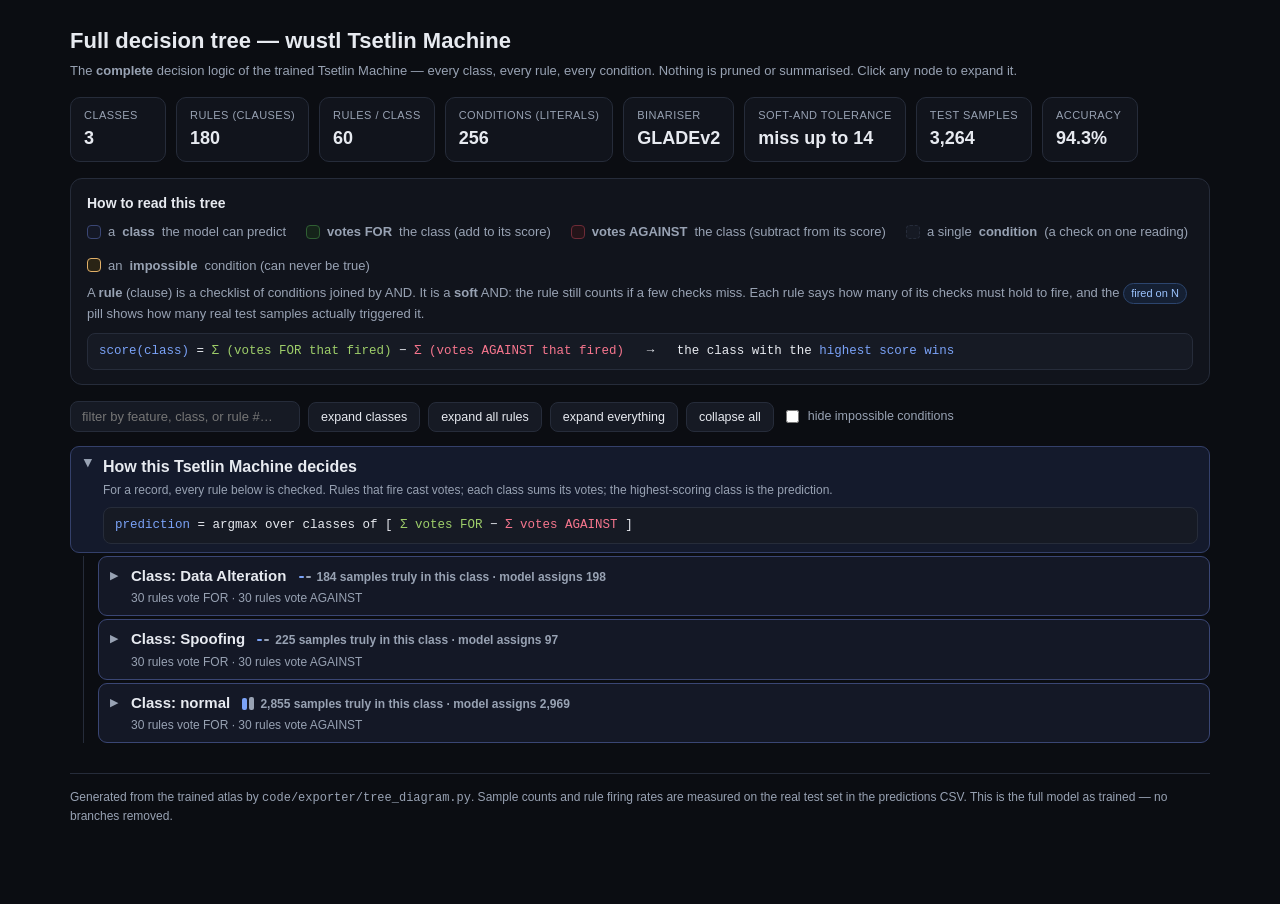
<file: docs/wustl_full_tree.html>
<!DOCTYPE html>
<html lang="en">
<head>
<meta charset="utf-8">
<meta name="viewport" content="width=device-width, initial-scale=1">
<title>Full decision tree — wustl Tsetlin Machine</title>
<style>
  :root{
    --bg:#0b0d12; --panel:#11141c; --panel2:#161a24; --line:#262c3a;
    --ink:#e7eaf0; --mut:#98a2b3; --acc:#7aa2f7;
    --pos:#9ece6a; --posbg:#15241a; --posln:#2f5f33;
    --neg:#f7768e; --negbg:#241419; --negln:#6e2b37;
    --warn:#e0af68; --warnbg:#2a2415;
  }
  *{box-sizing:border-box}
  html,body{margin:0;background:var(--bg);color:var(--ink);
    font:14px/1.5 -apple-system,BlinkMacSystemFont,"Segoe UI",Roboto,Helvetica,Arial,sans-serif}
  a{color:var(--acc)}
  .wrap{max-width:1180px;margin:0 auto;padding:24px 20px 80px}
  header h1{font-size:22px;margin:0 0 4px}
  header .sub{color:var(--mut);margin:0 0 16px;font-size:13px}

  /* model summary strip */
  .summary{display:flex;flex-wrap:wrap;gap:10px;margin:0 0 16px}
  .stat{background:var(--panel);border:1px solid var(--line);border-radius:10px;
    padding:9px 13px;min-width:96px}
  .stat .k{font-size:11px;color:var(--mut);text-transform:uppercase;letter-spacing:.04em}
  .stat .v{font-size:18px;font-weight:700;margin-top:2px}

  /* legend */
  .legend{background:var(--panel);border:1px solid var(--line);border-radius:12px;
    padding:14px 16px;margin:0 0 16px;font-size:13px}
  .legend h2{font-size:14px;margin:0 0 8px}
  .legend .row{display:flex;flex-wrap:wrap;gap:14px 20px}
  .legend .item{display:flex;align-items:center;gap:7px;color:var(--mut)}
  .swatch{width:14px;height:14px;border-radius:4px;flex:none;border:1px solid var(--line)}
  .legend p{margin:8px 0 0;color:var(--mut)}
  .formula{font-family:ui-monospace,SFMono-Regular,Menlo,monospace;
    background:var(--panel2);border:1px solid var(--line);border-radius:8px;
    padding:8px 11px;margin:10px 0 0;color:var(--ink);font-size:12.5px;overflow:auto}
  .formula .gp{color:var(--pos)} .formula .gn{color:var(--neg)} .formula .hl{color:var(--acc)}

  /* toolbar */
  .toolbar{display:flex;flex-wrap:wrap;gap:8px;align-items:center;margin:0 0 14px}
  .toolbar input[type=search]{background:var(--panel2);border:1px solid var(--line);
    color:var(--ink);border-radius:8px;padding:7px 11px;min-width:230px;font-size:13px}
  .toolbar button{background:var(--panel2);border:1px solid var(--line);color:var(--ink);
    border-radius:8px;padding:7px 12px;font-size:12.5px;cursor:pointer}
  .toolbar button:hover{border-color:var(--acc)}
  .toolbar label{display:flex;align-items:center;gap:6px;color:var(--mut);font-size:12.5px;cursor:pointer}
  .toolbar .spacer{flex:1}
  .toolbar .count{color:var(--mut);font-size:12px}

  /* tree */
  ul.tree, ul.tree ul{list-style:none;margin:0;padding:0}
  ul.tree ul{margin-left:13px;padding-left:14px;border-left:1.5px solid var(--line)}
  ul.tree li{margin:3px 0;position:relative}
  .node{display:flex;align-items:flex-start;gap:8px;border:1px solid var(--line);
    border-radius:9px;background:var(--panel);padding:8px 11px}
  .node.tog{cursor:pointer}
  .node.tog:hover{border-color:var(--acc)}
  .chev{flex:none;width:13px;color:var(--mut);font-size:11px;
    transition:transform .12s ease;margin-top:2px}
  li.open > .node > .chev{transform:rotate(90deg)}
  li > ul{display:none}
  li.open > ul{display:block}
  .body{flex:1;min-width:0}
  .ttl{font-weight:600}
  .meta{color:var(--mut);font-size:12px;margin-top:2px}
  .tag{display:inline-block;font-size:11px;border-radius:6px;padding:1px 7px;
    margin-left:6px;border:1px solid var(--line);color:var(--mut);vertical-align:middle}

  /* level accents */
  .n-root > .node{border-color:#34406a;background:#141a2c}
  .n-root > .node .ttl{font-size:16px}
  .n-class > .node{border-color:#3a4674;background:#141826}
  .n-class > .node .ttl{font-size:15px}
  .n-pos > .node{border-color:var(--posln);background:var(--posbg)}
  .n-neg > .node{border-color:var(--negln);background:var(--negbg)}
  .n-pos > .node .ttl{color:var(--pos)} .n-neg > .node .ttl{color:var(--neg)}
  .n-clause.pos > .node{border-left:3px solid var(--pos)}
  .n-clause.neg > .node{border-left:3px solid var(--neg)}
  .n-cond > .node{background:var(--panel2);padding:6px 10px;border-style:dashed}
  .n-cond.impossible > .node{border-color:var(--warn);background:var(--warnbg)}
  .n-cond .ttl{font-weight:500;font-size:13px}

  .pill{display:inline-block;font-size:11px;padding:1px 7px;border-radius:999px;
    margin-left:6px;vertical-align:middle}
  .pill.fire{background:#152033;color:#9cc4ff;border:1px solid #2c456e}
  .pill.imp{background:var(--warnbg);color:var(--warn);border:1px solid #6b551f}
  .firebar{height:4px;border-radius:3px;background:#1c2230;margin-top:6px;overflow:hidden;max-width:260px}
  .firebar > span{display:block;height:100%;background:var(--acc)}

  .dist{display:inline-flex;gap:2px;margin-left:8px;vertical-align:middle}
  .dist i{width:5px;border-radius:2px;display:inline-block;align-self:flex-end}

  .hidden{display:none!important}
  mark{background:#3a3416;color:#ffe9a8;border-radius:3px;padding:0 1px}
  footer{margin-top:30px;color:var(--mut);font-size:12px;border-top:1px solid var(--line);padding-top:14px}
</style>
</head>
<body>
<div class="wrap">
  <header>
    <h1>Full decision tree — wustl Tsetlin Machine</h1>
    <p class="sub">The <b>complete</b> decision logic of the trained Tsetlin Machine — every class, every rule,
       every condition. Nothing is pruned or summarised. Click any node to expand it.</p>
  </header>

  <div class="summary" id="summary"></div>

  <div class="legend">
    <h2>How to read this tree</h2>
    <div class="row">
      <div class="item"><span class="swatch" style="background:#141826;border-color:#3a4674"></span> a <b>class</b> the model can predict</div>
      <div class="item"><span class="swatch" style="background:var(--posbg);border-color:var(--posln)"></span> <b>votes FOR</b> the class (add to its score)</div>
      <div class="item"><span class="swatch" style="background:var(--negbg);border-color:var(--negln)"></span> <b>votes AGAINST</b> the class (subtract from its score)</div>
      <div class="item"><span class="swatch" style="background:var(--panel2);border-style:dashed"></span> a single <b>condition</b> (a check on one reading)</div>
      <div class="item"><span class="swatch" style="background:var(--warnbg);border-color:var(--warn)"></span> an <b>impossible</b> condition (can never be true)</div>
    </div>
    <p>A <b>rule</b> (clause) is a checklist of conditions joined by AND. It is a <b>soft</b> AND: the rule still
       counts if a few checks miss. Each rule says how many of its checks must hold to fire, and the
       <span class="pill fire" style="margin:0">fired on N</span> pill shows how many real test samples actually triggered it.</p>
    <div class="formula">
      <span class="hl">score(class)</span> = <span class="gp">Σ (votes FOR that fired)</span> − <span class="gn">Σ (votes AGAINST that fired)</span>
      &nbsp;&nbsp;→&nbsp;&nbsp; the class with the <span class="hl">highest score wins</span>
    </div>
  </div>

  <div class="toolbar">
    <input type="search" id="q" placeholder="filter by feature, class, or rule #…" autocomplete="off">
    <button id="expandClasses">expand classes</button>
    <button id="expandRules">expand all rules</button>
    <button id="expandAll">expand everything</button>
    <button id="collapseAll">collapse all</button>
    <label><input type="checkbox" id="hideImp"> hide impossible conditions</label>
    <span class="spacer" style="flex:1"></span>
    <span class="count" id="count"></span>
  </div>

  <ul class="tree" id="tree"></ul>

  <footer id="footer"></footer>
</div>

<script>
const DATA = {"classes": ["Data Alteration", "Spoofing", "normal"], "meta": {"numClausesPerClass": 60, "numClauses": 180, "numClasses": 3, "numLiterals": 256, "T": 8, "s": 300, "weightedClauses": false, "binariser": "GLADEv2", "created": "2026-05-31T20:06:00.447472+00:00", "L": 50, "LF": 15, "epochs": 200}, "n_samples": 3264, "correct": 3077, "accuracy": 94.27083333333333, "class_nodes": [{"name": "Data Alteration", "index": 0, "n_actual": 184, "n_predicted": 198, "polarities": [{"polarity": "positive", "n_clauses": 30, "clauses": [{"id": 0, "polarity": "positive", "clamp": 15, "n_lit": 53, "n_feat": 20, "needed": 39, "n_impossible": 1, "fired": 63, "fired_pct": 1.9301470588235294, "conds": [{"text": "DIntPkt is at least 20.82 (high)", "impossible": false, "n_bits": 4}, {"text": "DstBytes is at least 384 (high)", "impossible": false, "n_bits": 2}, {"text": "DstJitter is at least 20.76 (high)", "impossible": false, "n_bits": 1}, {"text": "DstLoad is below 1.316e+04 (low)", "impossible": false, "n_bits": 2}, {"text": "Dur is at least 0.09355 (high)", "impossible": false, "n_bits": 3}, {"text": "Heart_rate is below 71.25 (low)", "impossible": false, "n_bits": 3}, {"text": "Load is below 1.353e+05 (low)", "impossible": false, "n_bits": 2}, {"text": "Loss is below 4 (low)", "impossible": false, "n_bits": 1}, {"text": "Packet_num is below 3295 (low)", "impossible": false, "n_bits": 5}, {"text": "Rate is below 359.5 (low)", "impossible": false, "n_bits": 1}, {"text": "Resp_Rate is below 18.5 (low)", "impossible": false, "n_bits": 5}, {"text": "SIntPkt is at least 11 (high)", "impossible": false, "n_bits": 3}, {"text": "SIntPktAct is below 3001 (low)", "impossible": false, "n_bits": 1}, {"text": "ST is below 0.21 (low)", "impossible": false, "n_bits": 1}, {"text": "SYS can't be both ≥ 144 and < 135 — impossible, so this check can never be met", "impossible": true, "n_bits": 5}, {"text": "SrcBytes is between 436 and 496", "impossible": false, "n_bits": 2}, {"text": "SrcLoad is below 2.027e+05 (low)", "impossible": false, "n_bits": 2}, {"text": "Temp is between 26.62 and 27.65", "impossible": false, "n_bits": 6}, {"text": "TotPkts is at least 11 (high)", "impossible": false, "n_bits": 3}, {"text": "pSrcLoss is below 20 (low)", "impossible": false, "n_bits": 1}]}, {"id": 1, "polarity": "positive", "clamp": 15, "n_lit": 51, "n_feat": 22, "needed": 37, "n_impossible": 5, "fired": 97, "fired_pct": 2.971813725490196, "conds": [{"text": "DIA is below 84.25 (low)", "impossible": false, "n_bits": 1}, {"text": "DIntPkt is at least 20.82 (high)", "impossible": false, "n_bits": 3}, {"text": "DstBytes is below 246 (low)", "impossible": false, "n_bits": 2}, {"text": "DstJitter is at least 3.973 (high)", "impossible": false, "n_bits": 1}, {"text": "DstLoad can't be both ≥ 8.262e+04 and < 1.316e+04 — impossible, so this check can never be met", "impossible": true, "n_bits": 4}, {"text": "Dur is at least 0.09355 (high)", "impossible": false, "n_bits": 2}, {"text": "Heart_rate is at least 83 (high)", "impossible": false, "n_bits": 3}, {"text": "Load can't be both ≥ 299071 and < 5.262e+04 — impossible, so this check can never be met", "impossible": true, "n_bits": 2}, {"text": "Loss is below 4 (low)", "impossible": false, "n_bits": 1}, {"text": "Packet_num can't be both ≥ 10890 and < 3295 — impossible, so this check can never be met", "impossible": true, "n_bits": 3}, {"text": "Pulse_Rate can't be both ≥ 87.5 and < 81 — impossible, so this check can never be met", "impossible": true, "n_bits": 4}, {"text": "Rate is below 79.57 (low)", "impossible": false, "n_bits": 1}, {"text": "Resp_Rate is below 11.5 (low)", "impossible": false, "n_bits": 5}, {"text": "SIntPkt is at least 31.38 (high)", "impossible": false, "n_bits": 2}, {"text": "SIntPktAct is below 2999 (low)", "impossible": false, "n_bits": 2}, {"text": "ST is at least 0.225 (high)", "impossible": false, "n_bits": 2}, {"text": "SpO2 is below 97.5 (low)", "impossible": false, "n_bits": 1}, {"text": "SrcBytes is between 430 and 556", "impossible": false, "n_bits": 2}, {"text": "SrcLoad is below 2.673e+05 (low)", "impossible": false, "n_bits": 1}, {"text": "Temp can't be both ≥ 27.45 and < 27.17 — impossible, so this check can never be met", "impossible": true, "n_bits": 7}, {"text": "TotBytes is below 712 (low)", "impossible": false, "n_bits": 1}, {"text": "sMaxPktSz is below 311 (low)", "impossible": false, "n_bits": 1}]}, {"id": 2, "polarity": "positive", "clamp": 15, "n_lit": 58, "n_feat": 20, "needed": 44, "n_impossible": 5, "fired": 156, "fired_pct": 4.779411764705882, "conds": [{"text": "DIA is at least 73.5 (high)", "impossible": false, "n_bits": 1}, {"text": "DIntPkt is at least 20.82 (high)", "impossible": false, "n_bits": 3}, {"text": "DstBytes is below 246 (low)", "impossible": false, "n_bits": 1}, {"text": "DstJitter can't be both ≥ 20.76 and < 2.106 — impossible, so this check can never be met", "impossible": true, "n_bits": 6}, {"text": "DstLoad can't be both ≥ 8.262e+04 and < 1.316e+04 — impossible, so this check can never be met", "impossible": true, "n_bits": 5}, {"text": "Dur can't be both ≥ 0.09355 and < 0.01145 — impossible, so this check can never be met", "impossible": true, "n_bits": 4}, {"text": "Load is between 3.156e+05 and 367534", "impossible": false, "n_bits": 2}, {"text": "Packet_num is between 2272 and 9900", "impossible": false, "n_bits": 8}, {"text": "Rate is below 79.57 (low)", "impossible": false, "n_bits": 1}, {"text": "Resp_Rate is between 19.25 and 27.25", "impossible": false, "n_bits": 2}, {"text": "SIntPkt is at least 31.38 (high)", "impossible": false, "n_bits": 2}, {"text": "SIntPktAct is below 2998 (low)", "impossible": false, "n_bits": 1}, {"text": "ST is below 0.15 (low)", "impossible": false, "n_bits": 1}, {"text": "SYS is below 143 (low)", "impossible": false, "n_bits": 2}, {"text": "SpO2 is at least 48.75 (high)", "impossible": false, "n_bits": 1}, {"text": "SrcBytes is below 502 (low)", "impossible": false, "n_bits": 3}, {"text": "SrcLoad can't be both ≥ 2.479e+05 and < 3.93e+04 — impossible, so this check can never be met", "impossible": true, "n_bits": 5}, {"text": "Temp can't be both ≥ 27.08 and < 26.38 — impossible, so this check can never be met", "impossible": true, "n_bits": 6}, {"text": "TotBytes is below 712 (low)", "impossible": false, "n_bits": 1}, {"text": "TotPkts is between 7 and 8", "impossible": false, "n_bits": 3}]}, {"id": 3, "polarity": "positive", "clamp": 15, "n_lit": 22, "n_feat": 15, "needed": 8, "n_impossible": 2, "fired": 1585, "fired_pct": 48.560049019607845, "conds": [{"text": "DIntPkt is at least 3.079 (high)", "impossible": false, "n_bits": 1}, {"text": "DstBytes can't be both ≥ 426 and < 186 — impossible, so this check can never be met", "impossible": true, "n_bits": 2}, {"text": "DstLoad is at least 71642 (high)", "impossible": false, "n_bits": 1}, {"text": "Dur is below 0.01173 (low)", "impossible": false, "n_bits": 1}, {"text": "Heart_rate is at least 77 (high)", "impossible": false, "n_bits": 1}, {"text": "Load is at least 3.565e+05 (high)", "impossible": false, "n_bits": 4}, {"text": "Rate is at least 578.7 (high)", "impossible": false, "n_bits": 3}, {"text": "SIntPkt is below 3.91 (low)", "impossible": false, "n_bits": 1}, {"text": "ST is at least 0.245 (high)", "impossible": false, "n_bits": 1}, {"text": "SYS is at least 144 (high)", "impossible": false, "n_bits": 1}, {"text": "SpO2 is below 97.5 (low)", "impossible": false, "n_bits": 1}, {"text": "SrcLoad is below 3.93e+04 (low)", "impossible": false, "n_bits": 1}, {"text": "Temp can't be both ≥ 27.65 and < 26.38 — impossible, so this check can never be met", "impossible": true, "n_bits": 2}, {"text": "TotPkts is at least 15 (high)", "impossible": false, "n_bits": 1}, {"text": "sMinPktSz is at least 310 (high)", "impossible": false, "n_bits": 1}]}, {"id": 4, "polarity": "positive", "clamp": 15, "n_lit": 28, "n_feat": 14, "needed": 14, "n_impossible": 3, "fired": 41, "fired_pct": 1.2561274509803921, "conds": [{"text": "DIntPkt is between 2.5 and 2.64", "impossible": false, "n_bits": 2}, {"text": "DstBytes is between 492 and 816", "impossible": false, "n_bits": 4}, {"text": "DstJitter is below 2.106 (low)", "impossible": false, "n_bits": 2}, {"text": "Load is below 3.827e+05 (low)", "impossible": false, "n_bits": 1}, {"text": "Packet_num can't be both ≥ 1.191e+04 and < 7341 — impossible, so this check can never be met", "impossible": true, "n_bits": 3}, {"text": "Rate can't be both ≥ 555.7 and < 524.3 — impossible, so this check can never be met", "impossible": true, "n_bits": 3}, {"text": "Resp_Rate is at least 24 (high)", "impossible": false, "n_bits": 2}, {"text": "SIntPkt is at least 31.38 (high)", "impossible": false, "n_bits": 1}, {"text": "SYS is below 129 (low)", "impossible": false, "n_bits": 3}, {"text": "SrcBytes can't be both ≥ 1987 and < 437 — impossible, so this check can never be met", "impossible": true, "n_bits": 2}, {"text": "SrcLoad is below 2.367e+05 (low)", "impossible": false, "n_bits": 1}, {"text": "Temp is below 26.62 (low)", "impossible": false, "n_bits": 1}, {"text": "TotBytes is at least 712 (high)", "impossible": false, "n_bits": 1}, {"text": "TotPkts is at least 10 (high)", "impossible": false, "n_bits": 2}]}, {"id": 5, "polarity": "positive", "clamp": 15, "n_lit": 70, "n_feat": 24, "needed": 56, "n_impossible": 10, "fired": 0, "fired_pct": 0.0, "conds": [{"text": "DIA is at least 82.5 (high)", "impossible": false, "n_bits": 4}, {"text": "DIntPkt can't be both ≥ 20.82 and < 1.888 — impossible, so this check can never be met", "impossible": true, "n_bits": 5}, {"text": "DstBytes can't be both ≥ 426 and < 246 — impossible, so this check can never be met", "impossible": true, "n_bits": 3}, {"text": "DstJitter is at least 3.029 (high)", "impossible": false, "n_bits": 3}, {"text": "DstLoad can't be both ≥ 9.189e+04 and < 9.189e+04 — impossible, so this check can never be met", "impossible": true, "n_bits": 3}, {"text": "Dur can't be both ≥ 0.03289 and < 0.01286 — impossible, so this check can never be met", "impossible": true, "n_bits": 3}, {"text": "Heart_rate is between 70.5 and 81", "impossible": false, "n_bits": 2}, {"text": "Load is below 286568 (low)", "impossible": false, "n_bits": 2}, {"text": "Loss is at least 4 (high)", "impossible": false, "n_bits": 1}, {"text": "Packet_num can't be both ≥ 1.402e+04 and < 3295 — impossible, so this check can never be met", "impossible": true, "n_bits": 7}, {"text": "Pulse_Rate is at least 72.5 (high)", "impossible": false, "n_bits": 1}, {"text": "Rate can't be both ≥ 433.3 and < 359.5 — impossible, so this check can never be met", "impossible": true, "n_bits": 3}, {"text": "Resp_Rate is below 18.5 (low)", "impossible": false, "n_bits": 2}, {"text": "SIntPkt can't be both ≥ 5.594 and < 4.424 — impossible, so this check can never be met", "impossible": true, "n_bits": 6}, {"text": "SIntPktAct is at least 2998 (high)", "impossible": false, "n_bits": 1}, {"text": "ST is at least 0.365 (high)", "impossible": false, "n_bits": 3}, {"text": "SYS can't be both ≥ 145 and < 134 — impossible, so this check can never be met", "impossible": true, "n_bits": 6}, {"text": "SpO2 is at least 97.5 (high)", "impossible": false, "n_bits": 1}, {"text": "SrcBytes is below 556 (low)", "impossible": false, "n_bits": 2}, {"text": "SrcLoad can't be both ≥ 2.538e+05 and < 2.027e+05 — impossible, so this check can never be met", "impossible": true, "n_bits": 4}, {"text": "Temp can't be both ≥ 27.45 and < 26.38 — impossible, so this check can never be met", "impossible": true, "n_bits": 5}, {"text": "TotPkts is below 9 (low)", "impossible": false, "n_bits": 1}, {"text": "sMaxPktSz is at least 311 (high)", "impossible": false, "n_bits": 1}, {"text": "sMinPktSz is at least 310 (high)", "impossible": false, "n_bits": 1}]}, {"id": 6, "polarity": "positive", "clamp": 15, "n_lit": 23, "n_feat": 14, "needed": 9, "n_impossible": 2, "fired": 1435, "fired_pct": 43.96446078431372, "conds": [{"text": "DIA is at least 80.5 (high)", "impossible": false, "n_bits": 2}, {"text": "DIntPkt is below 2.429 (low)", "impossible": false, "n_bits": 1}, {"text": "Dur is below 0.01037 (low)", "impossible": false, "n_bits": 4}, {"text": "Load is at least 367534 (high)", "impossible": false, "n_bits": 1}, {"text": "Loss is at least 1 (high)", "impossible": false, "n_bits": 1}, {"text": "Packet_num can't be both ≥ 15058 and < 5317 — impossible, so this check can never be met", "impossible": true, "n_bits": 4}, {"text": "Pulse_Rate is at least 83.75 (high)", "impossible": false, "n_bits": 1}, {"text": "Rate is at least 486.8 (high)", "impossible": false, "n_bits": 2}, {"text": "Resp_Rate is at least 19.25 (high)", "impossible": false, "n_bits": 1}, {"text": "SIntPkt is at least 5.594 (high)", "impossible": false, "n_bits": 1}, {"text": "SIntPktAct is below 2998 (low)", "impossible": false, "n_bits": 1}, {"text": "SYS can't be both ≥ 149 and < 138 — impossible, so this check can never be met", "impossible": true, "n_bits": 2}, {"text": "SrcLoad is at least 2.538e+05 (high)", "impossible": false, "n_bits": 1}, {"text": "sMinPktSz is at least 310 (high)", "impossible": false, "n_bits": 1}]}, {"id": 7, "polarity": "positive", "clamp": 15, "n_lit": 52, "n_feat": 23, "needed": 38, "n_impossible": 1, "fired": 133, "fired_pct": 4.074754901960785, "conds": [{"text": "DIntPkt is below 2.429 (low)", "impossible": false, "n_bits": 2}, {"text": "DstBytes is at least 618 (high)", "impossible": false, "n_bits": 1}, {"text": "DstJitter is at least 20.76 (high)", "impossible": false, "n_bits": 5}, {"text": "DstLoad is below 5.944e+04 (low)", "impossible": false, "n_bits": 2}, {"text": "Dur is at least 0.09355 (high)", "impossible": false, "n_bits": 2}, {"text": "Heart_rate is at least 77 (high)", "impossible": false, "n_bits": 5}, {"text": "Load is at least 3.827e+05 (high)", "impossible": false, "n_bits": 1}, {"text": "Loss is below 1 (low)", "impossible": false, "n_bits": 1}, {"text": "Packet_num is between 2272 and 1.296e+04", "impossible": false, "n_bits": 3}, {"text": "Pulse_Rate is between 76 and 81", "impossible": false, "n_bits": 4}, {"text": "Rate is below 79.57 (low)", "impossible": false, "n_bits": 2}, {"text": "Resp_Rate is below 20.25 (low)", "impossible": false, "n_bits": 3}, {"text": "SIntPkt is at least 31.38 (high)", "impossible": false, "n_bits": 2}, {"text": "SIntPktAct is between 2998 and 3002", "impossible": false, "n_bits": 2}, {"text": "ST is between 0.21 and 0.365", "impossible": false, "n_bits": 2}, {"text": "SYS is at least 143 (high)", "impossible": false, "n_bits": 1}, {"text": "SrcBytes is below 496 (low)", "impossible": false, "n_bits": 3}, {"text": "SrcLoad is below 2.149e+05 (low)", "impossible": false, "n_bits": 1}, {"text": "Temp can't be both ≥ 26.95 and < 26.85 — impossible, so this check can never be met", "impossible": true, "n_bits": 5}, {"text": "TotBytes is below 712 (low)", "impossible": false, "n_bits": 1}, {"text": "TotPkts is below 8 (low)", "impossible": false, "n_bits": 1}, {"text": "dMaxPktSz is at least 66 (high)", "impossible": false, "n_bits": 1}, {"text": "pSrcLoss is below 16.67 (low)", "impossible": false, "n_bits": 2}]}, {"id": 8, "polarity": "positive", "clamp": 15, "n_lit": 29, "n_feat": 18, "needed": 15, "n_impossible": 2, "fired": 302, "fired_pct": 9.252450980392156, "conds": [{"text": "DIA is at least 84.25 (high)", "impossible": false, "n_bits": 1}, {"text": "DIntPkt is below 1.888 (low)", "impossible": false, "n_bits": 1}, {"text": "DstBytes is below 186 (low)", "impossible": false, "n_bits": 1}, {"text": "DstJitter is below 2.701 (low)", "impossible": false, "n_bits": 1}, {"text": "DstLoad is at least 9.189e+04 (high)", "impossible": false, "n_bits": 2}, {"text": "Dur is below 0.01173 (low)", "impossible": false, "n_bits": 2}, {"text": "Heart_rate is at least 85.75 (high)", "impossible": false, "n_bits": 1}, {"text": "Load is at least 2.378e+05 (high)", "impossible": false, "n_bits": 1}, {"text": "Packet_num is at least 1.402e+04 (high)", "impossible": false, "n_bits": 1}, {"text": "Rate is at least 539 (high)", "impossible": false, "n_bits": 3}, {"text": "Resp_Rate is below 19.25 (low)", "impossible": false, "n_bits": 2}, {"text": "SIntPkt is below 3.711 (low)", "impossible": false, "n_bits": 2}, {"text": "ST is below 0.12 (low)", "impossible": false, "n_bits": 1}, {"text": "SYS is below 144 (low)", "impossible": false, "n_bits": 1}, {"text": "SrcBytes is at least 2298 (high)", "impossible": false, "n_bits": 4}, {"text": "SrcLoad is at least 2.149e+05 (high)", "impossible": false, "n_bits": 1}, {"text": "Temp can't be both ≥ 27.65 and < 26.38 — impossible, so this check can never be met", "impossible": true, "n_bits": 2}, {"text": "TotPkts can't be both ≥ 11 and < 5 — impossible, so this check can never be met", "impossible": true, "n_bits": 2}]}, {"id": 9, "polarity": "positive", "clamp": 15, "n_lit": 57, "n_feat": 21, "needed": 43, "n_impossible": 6, "fired": 114, "fired_pct": 3.4926470588235294, "conds": [{"text": "DIA is at least 78.5 (high)", "impossible": false, "n_bits": 1}, {"text": "DIntPkt is at least 20.82 (high)", "impossible": false, "n_bits": 5}, {"text": "DstBytes can't be both ≥ 312 and < 246 — impossible, so this check can never be met", "impossible": true, "n_bits": 3}, {"text": "DstJitter is at least 3.296 (high)", "impossible": false, "n_bits": 2}, {"text": "DstLoad can't be both ≥ 5.944e+04 and < 1.316e+04 — impossible, so this check can never be met", "impossible": true, "n_bits": 5}, {"text": "Dur is at least 0.01173 (high)", "impossible": false, "n_bits": 1}, {"text": "Heart_rate is below 85.75 (low)", "impossible": false, "n_bits": 1}, {"text": "Load is below 1.353e+05 (low)", "impossible": false, "n_bits": 1}, {"text": "Packet_num can't be both ≥ 15058 and < 6327 — impossible, so this check can never be met", "impossible": true, "n_bits": 8}, {"text": "Pulse_Rate is at least 83.75 (high)", "impossible": false, "n_bits": 1}, {"text": "Rate can't be both ≥ 578.7 and < 511.7 — impossible, so this check can never be met", "impossible": true, "n_bits": 3}, {"text": "Resp_Rate is at least 16.5 (high)", "impossible": false, "n_bits": 1}, {"text": "SIntPkt is at least 31.38 (high)", "impossible": false, "n_bits": 1}, {"text": "ST can't be both ≥ 0.15 and < 0.15 — impossible, so this check can never be met", "impossible": true, "n_bits": 6}, {"text": "SYS can't be both ≥ 148 and < 142 — impossible, so this check can never be met", "impossible": true, "n_bits": 4}, {"text": "SrcBytes is below 502 (low)", "impossible": false, "n_bits": 3}, {"text": "Temp is below 25.27 (low)", "impossible": false, "n_bits": 7}, {"text": "TotBytes is below 712 (low)", "impossible": false, "n_bits": 1}, {"text": "TotPkts is below 8 (low)", "impossible": false, "n_bits": 1}, {"text": "pSrcLoss is below 20 (low)", "impossible": false, "n_bits": 1}, {"text": "sMinPktSz is below 310 (low)", "impossible": false, "n_bits": 1}]}, {"id": 10, "polarity": "positive", "clamp": 15, "n_lit": 57, "n_feat": 23, "needed": 43, "n_impossible": 6, "fired": 112, "fired_pct": 3.4313725490196076, "conds": [{"text": "DIA is at least 82.5 (high)", "impossible": false, "n_bits": 2}, {"text": "DIntPkt is at least 20.82 (high)", "impossible": false, "n_bits": 3}, {"text": "DstBytes can't be both ≥ 492 and < 246 — impossible, so this check can never be met", "impossible": true, "n_bits": 5}, {"text": "DstJitter is at least 2.198 (high)", "impossible": false, "n_bits": 1}, {"text": "DstLoad can't be both ≥ 6.757e+04 and < 6.757e+04 — impossible, so this check can never be met", "impossible": true, "n_bits": 3}, {"text": "Dur is at least 0.09355 (high)", "impossible": false, "n_bits": 3}, {"text": "Heart_rate is at least 70.5 (high)", "impossible": false, "n_bits": 1}, {"text": "Load is below 1.353e+05 (low)", "impossible": false, "n_bits": 2}, {"text": "Packet_num is between 7341 and 1.191e+04", "impossible": false, "n_bits": 6}, {"text": "Pulse_Rate is below 74.25 (low)", "impossible": false, "n_bits": 2}, {"text": "Rate is below 204.6 (low)", "impossible": false, "n_bits": 2}, {"text": "Resp_Rate can't be both ≥ 26 and < 19.25 — impossible, so this check can never be met", "impossible": true, "n_bits": 3}, {"text": "SIntPkt is at least 31.38 (high)", "impossible": false, "n_bits": 3}, {"text": "SIntPktAct is below 2998 (low)", "impossible": false, "n_bits": 1}, {"text": "ST is at least 0.12 (high)", "impossible": false, "n_bits": 1}, {"text": "SYS can't be both ≥ 135 and < 129 — impossible, so this check can never be met", "impossible": true, "n_bits": 2}, {"text": "SpO2 is below 98.25 (low)", "impossible": false, "n_bits": 1}, {"text": "SrcBytes is below 496 (low)", "impossible": false, "n_bits": 2}, {"text": "SrcLoad is below 3.93e+04 (low)", "impossible": false, "n_bits": 3}, {"text": "Temp can't be both ≥ 28.12 and < 27.65 — impossible, so this check can never be met", "impossible": true, "n_bits": 6}, {"text": "TotBytes is below 712 (low)", "impossible": false, "n_bits": 1}, {"text": "TotPkts is below 8 (low)", "impossible": false, "n_bits": 1}, {"text": "pSrcLoss can't be both ≥ 20 and < 16.67 — impossible, so this check can never be met", "impossible": true, "n_bits": 3}]}, {"id": 11, "polarity": "positive", "clamp": 15, "n_lit": 55, "n_feat": 21, "needed": 41, "n_impossible": 3, "fired": 638, "fired_pct": 19.54656862745098, "conds": [{"text": "DIA is below 80.5 (low)", "impossible": false, "n_bits": 1}, {"text": "DIntPkt is at least 20.82 (high)", "impossible": false, "n_bits": 1}, {"text": "DstBytes is below 492 (low)", "impossible": false, "n_bits": 1}, {"text": "DstJitter is at least 20.76 (high)", "impossible": false, "n_bits": 1}, {"text": "DstLoad is below 7.477e+04 (low)", "impossible": false, "n_bits": 2}, {"text": "Dur is at least 0.01327 (high)", "impossible": false, "n_bits": 2}, {"text": "Heart_rate can't be both ≥ 79 and < 71.25 — impossible, so this check can never be met", "impossible": true, "n_bits": 4}, {"text": "Load can't be both ≥ 3.305e+05 and < 5.262e+04 — impossible, so this check can never be met", "impossible": true, "n_bits": 4}, {"text": "Packet_num is between 8882 and 9900", "impossible": false, "n_bits": 9}, {"text": "Pulse_Rate is at least 78 (high)", "impossible": false, "n_bits": 1}, {"text": "Rate is below 433.3 (low)", "impossible": false, "n_bits": 1}, {"text": "Resp_Rate is between 22 and 27.25", "impossible": false, "n_bits": 4}, {"text": "SIntPkt is at least 31.38 (high)", "impossible": false, "n_bits": 1}, {"text": "SIntPktAct is below 2998 (low)", "impossible": false, "n_bits": 3}, {"text": "ST is at least 0.12 (high)", "impossible": false, "n_bits": 1}, {"text": "SYS is below 143 (low)", "impossible": false, "n_bits": 5}, {"text": "SrcBytes is below 502 (low)", "impossible": false, "n_bits": 3}, {"text": "SrcLoad is below 2.415e+05 (low)", "impossible": false, "n_bits": 2}, {"text": "Temp can't be both ≥ 27.08 and < 26.95 — impossible, so this check can never be met", "impossible": true, "n_bits": 6}, {"text": "TotBytes is below 712 (low)", "impossible": false, "n_bits": 1}, {"text": "TotPkts is below 8 (low)", "impossible": false, "n_bits": 2}]}, {"id": 12, "polarity": "positive", "clamp": 15, "n_lit": 57, "n_feat": 19, "needed": 43, "n_impossible": 4, "fired": 57, "fired_pct": 1.7463235294117647, "conds": [{"text": "DIA is at least 76.25 (high)", "impossible": false, "n_bits": 2}, {"text": "DIntPkt is at least 20.82 (high)", "impossible": false, "n_bits": 3}, {"text": "DstBytes is below 246 (low)", "impossible": false, "n_bits": 4}, {"text": "DstJitter is at least 20.76 (high)", "impossible": false, "n_bits": 5}, {"text": "Dur is below 0.01327 (low)", "impossible": false, "n_bits": 1}, {"text": "Heart_rate is between 70.5 and 83", "impossible": false, "n_bits": 2}, {"text": "Load is at least 3.827e+05 (high)", "impossible": false, "n_bits": 1}, {"text": "Loss is below 4 (low)", "impossible": false, "n_bits": 1}, {"text": "Packet_num can't be both ≥ 1.402e+04 and < 3295 — impossible, so this check can never be met", "impossible": true, "n_bits": 3}, {"text": "Pulse_Rate can't be both ≥ 78 and < 73.25 — impossible, so this check can never be met", "impossible": true, "n_bits": 4}, {"text": "Rate can't be both ≥ 578.7 and < 433.3 — impossible, so this check can never be met", "impossible": true, "n_bits": 5}, {"text": "Resp_Rate is below 14.5 (low)", "impossible": false, "n_bits": 2}, {"text": "SIntPkt is at least 31.38 (high)", "impossible": false, "n_bits": 5}, {"text": "ST is at least 0.245 (high)", "impossible": false, "n_bits": 2}, {"text": "SYS is at least 134 (high)", "impossible": false, "n_bits": 1}, {"text": "SpO2 is below 98.25 (low)", "impossible": false, "n_bits": 1}, {"text": "SrcBytes is below 556 (low)", "impossible": false, "n_bits": 3}, {"text": "SrcLoad is below 1.013e+05 (low)", "impossible": false, "n_bits": 2}, {"text": "Temp can't be both ≥ 25.92 and < 25.27 — impossible, so this check can never be met", "impossible": true, "n_bits": 10}]}, {"id": 13, "polarity": "positive", "clamp": 15, "n_lit": 37, "n_feat": 18, "needed": 23, "n_impossible": 5, "fired": 67, "fired_pct": 2.0526960784313726, "conds": [{"text": "DIA is between 73.5 and 82.5", "impossible": false, "n_bits": 2}, {"text": "DIntPkt is at least 20.82 (high)", "impossible": false, "n_bits": 1}, {"text": "DstBytes is at least 486 (high)", "impossible": false, "n_bits": 1}, {"text": "DstJitter can't be both ≥ 3.296 and < 2.299 — impossible, so this check can never be met", "impossible": true, "n_bits": 2}, {"text": "DstLoad is at least 9.189e+04 (high)", "impossible": false, "n_bits": 2}, {"text": "Dur is below 0.01233 (low)", "impossible": false, "n_bits": 1}, {"text": "Load is below 1.353e+05 (low)", "impossible": false, "n_bits": 3}, {"text": "Packet_num is below 3295 (low)", "impossible": false, "n_bits": 4}, {"text": "Rate is at least 511.7 (high)", "impossible": false, "n_bits": 4}, {"text": "SIntPkt can't be both ≥ 5.594 and < 3.816 — impossible, so this check can never be met", "impossible": true, "n_bits": 2}, {"text": "SIntPktAct is at least 2998 (high)", "impossible": false, "n_bits": 1}, {"text": "ST can't be both ≥ 0.29 and < 0.12 — impossible, so this check can never be met", "impossible": true, "n_bits": 2}, {"text": "SYS is at least 134 (high)", "impossible": false, "n_bits": 1}, {"text": "SpO2 is below 97.5 (low)", "impossible": false, "n_bits": 1}, {"text": "SrcBytes can't be both ≥ 866 and < 556 — impossible, so this check can never be met", "impossible": true, "n_bits": 2}, {"text": "SrcLoad can't be both ≥ 2.415e+05 and < 1.013e+05 — impossible, so this check can never be met", "impossible": true, "n_bits": 3}, {"text": "Temp is between 27.45 and 27.85", "impossible": false, "n_bits": 4}, {"text": "TotPkts is at least 11 (high)", "impossible": false, "n_bits": 1}]}, {"id": 14, "polarity": "positive", "clamp": 15, "n_lit": 62, "n_feat": 19, "needed": 48, "n_impossible": 5, "fired": 75, "fired_pct": 2.297794117647059, "conds": [{"text": "DIntPkt is at least 20.82 (high)", "impossible": false, "n_bits": 6}, {"text": "DstBytes is below 252 (low)", "impossible": false, "n_bits": 2}, {"text": "DstJitter is at least 20.76 (high)", "impossible": false, "n_bits": 2}, {"text": "DstLoad can't be both ≥ 9.568e+04 and < 3.382e+04 — impossible, so this check can never be met", "impossible": true, "n_bits": 3}, {"text": "Dur is at least 0.09355 (high)", "impossible": false, "n_bits": 2}, {"text": "Heart_rate can't be both ≥ 79 and < 77 — impossible, so this check can never be met", "impossible": true, "n_bits": 4}, {"text": "Load is below 2.378e+05 (low)", "impossible": false, "n_bits": 2}, {"text": "Packet_num can't be both ≥ 15058 and < 10890 — impossible, so this check can never be met", "impossible": true, "n_bits": 7}, {"text": "Rate is below 79.57 (low)", "impossible": false, "n_bits": 4}, {"text": "Resp_Rate is between 14.5 and 18.5", "impossible": false, "n_bits": 3}, {"text": "SIntPkt can't be both ≥ 31.38 and < 11 — impossible, so this check can never be met", "impossible": true, "n_bits": 3}, {"text": "ST is below 0.21 (low)", "impossible": false, "n_bits": 5}, {"text": "SYS is at least 147 (high)", "impossible": false, "n_bits": 3}, {"text": "SpO2 is below 97.5 (low)", "impossible": false, "n_bits": 1}, {"text": "SrcBytes is below 502 (low)", "impossible": false, "n_bits": 1}, {"text": "SrcLoad is below 2.149e+05 (low)", "impossible": false, "n_bits": 3}, {"text": "Temp can't be both ≥ 27.85 and < 26.38 — impossible, so this check can never be met", "impossible": true, "n_bits": 8}, {"text": "TotPkts is below 8 (low)", "impossible": false, "n_bits": 2}, {"text": "pSrcLoss is below 20 (low)", "impossible": false, "n_bits": 1}]}, {"id": 15, "polarity": "positive", "clamp": 15, "n_lit": 64, "n_feat": 22, "needed": 50, "n_impossible": 7, "fired": 47, "fired_pct": 1.4399509803921569, "conds": [{"text": "DIA is at least 76.25 (high)", "impossible": false, "n_bits": 1}, {"text": "DIntPkt is at least 20.82 (high)", "impossible": false, "n_bits": 2}, {"text": "DstBytes is between 126 and 618", "impossible": false, "n_bits": 3}, {"text": "DstJitter is at least 20.76 (high)", "impossible": false, "n_bits": 3}, {"text": "DstLoad can't be both ≥ 80486 and < 5.944e+04 — impossible, so this check can never be met", "impossible": true, "n_bits": 2}, {"text": "Dur is at least 0.09355 (high)", "impossible": false, "n_bits": 2}, {"text": "Heart_rate is at least 71.25 (high)", "impossible": false, "n_bits": 2}, {"text": "Load is below 2.703e+05 (low)", "impossible": false, "n_bits": 2}, {"text": "Loss is below 1 (low)", "impossible": false, "n_bits": 1}, {"text": "Packet_num is at least 15058 (high)", "impossible": false, "n_bits": 3}, {"text": "Pulse_Rate can't be both ≥ 83.75 and < 72.5 — impossible, so this check can never be met", "impossible": true, "n_bits": 2}, {"text": "Rate is below 79.57 (low)", "impossible": false, "n_bits": 4}, {"text": "SIntPkt can't be both ≥ 31.38 and < 3.711 — impossible, so this check can never be met", "impossible": true, "n_bits": 7}, {"text": "SIntPktAct is below 2999 (low)", "impossible": false, "n_bits": 1}, {"text": "ST can't be both ≥ 0.29 and < 0.165 — impossible, so this check can never be met", "impossible": true, "n_bits": 3}, {"text": "SYS is at least 148 (high)", "impossible": false, "n_bits": 1}, {"text": "SpO2 is below 97.5 (low)", "impossible": false, "n_bits": 1}, {"text": "SrcBytes can't be both ≥ 2298 and < 437 — impossible, so this check can never be met", "impossible": true, "n_bits": 7}, {"text": "SrcLoad can't be both ≥ 2.415e+05 and < 1.783e+05 — impossible, so this check can never be met", "impossible": true, "n_bits": 6}, {"text": "Temp can't be both ≥ 26.62 and < 26.38 — impossible, so this check can never be met", "impossible": true, "n_bits": 8}, {"text": "TotPkts is below 9 (low)", "impossible": false, "n_bits": 2}, {"text": "sMinPktSz is below 310 (low)", "impossible": false, "n_bits": 1}]}, {"id": 16, "polarity": "positive", "clamp": 15, "n_lit": 56, "n_feat": 21, "needed": 42, "n_impossible": 2, "fired": 6, "fired_pct": 0.18382352941176472, "conds": [{"text": "DIntPkt is at least 2.64 (high)", "impossible": false, "n_bits": 1}, {"text": "DstBytes is at least 486 (high)", "impossible": false, "n_bits": 5}, {"text": "DstJitter is at least 20.76 (high)", "impossible": false, "n_bits": 5}, {"text": "DstLoad is below 8.262e+04 (low)", "impossible": false, "n_bits": 3}, {"text": "Dur is at least 0.09355 (high)", "impossible": false, "n_bits": 4}, {"text": "Heart_rate is below 73.5 (low)", "impossible": false, "n_bits": 1}, {"text": "Load can't be both ≥ 286568 and < 5.262e+04 — impossible, so this check can never be met", "impossible": true, "n_bits": 3}, {"text": "Loss is below 1 (low)", "impossible": false, "n_bits": 1}, {"text": "Packet_num is at least 8118 (high)", "impossible": false, "n_bits": 1}, {"text": "Pulse_Rate is at least 87.5 (high)", "impossible": false, "n_bits": 2}, {"text": "Rate is below 204.6 (low)", "impossible": false, "n_bits": 3}, {"text": "Resp_Rate is at least 26 (high)", "impossible": false, "n_bits": 1}, {"text": "SIntPkt is at least 4.898 (high)", "impossible": false, "n_bits": 4}, {"text": "SIntPktAct is below 2998 (low)", "impossible": false, "n_bits": 4}, {"text": "ST is at least 0.335 (high)", "impossible": false, "n_bits": 2}, {"text": "SYS is between 144 and 145", "impossible": false, "n_bits": 2}, {"text": "SrcBytes can't be both ≥ 806 and < 437 — impossible, so this check can never be met", "impossible": true, "n_bits": 3}, {"text": "SrcLoad is below 3.93e+04 (low)", "impossible": false, "n_bits": 3}, {"text": "Temp is between 27.08 and 27.17", "impossible": false, "n_bits": 4}, {"text": "TotPkts is at least 23 (high)", "impossible": false, "n_bits": 3}, {"text": "pSrcLoss is below 20 (low)", "impossible": false, "n_bits": 1}]}, {"id": 17, "polarity": "positive", "clamp": 15, "n_lit": 55, "n_feat": 20, "needed": 41, "n_impossible": 7, "fired": 7, "fired_pct": 0.21446078431372548, "conds": [{"text": "DIA is at least 76.25 (high)", "impossible": false, "n_bits": 3}, {"text": "DIntPkt is at least 3.355 (high)", "impossible": false, "n_bits": 5}, {"text": "DstBytes is below 882 (low)", "impossible": false, "n_bits": 1}, {"text": "DstJitter can't be both ≥ 2.586 and < 2.106 — impossible, so this check can never be met", "impossible": true, "n_bits": 4}, {"text": "DstLoad can't be both ≥ 5.944e+04 and < 3.382e+04 — impossible, so this check can never be met", "impossible": true, "n_bits": 4}, {"text": "Dur can't be both ≥ 0.09355 and < 0.0108 — impossible, so this check can never be met", "impossible": true, "n_bits": 4}, {"text": "Load is at least 367534 (high)", "impossible": false, "n_bits": 1}, {"text": "Packet_num is at least 15058 (high)", "impossible": false, "n_bits": 5}, {"text": "Pulse_Rate is between 72.5 and 73.25", "impossible": false, "n_bits": 3}, {"text": "Rate is at least 466.6 (high)", "impossible": false, "n_bits": 1}, {"text": "Resp_Rate is below 22 (low)", "impossible": false, "n_bits": 2}, {"text": "SIntPkt can't be both ≥ 31.38 and < 3.91 — impossible, so this check can never be met", "impossible": true, "n_bits": 2}, {"text": "SIntPktAct is below 2998 (low)", "impossible": false, "n_bits": 2}, {"text": "SYS can't be both ≥ 143 and < 129 — impossible, so this check can never be met", "impossible": true, "n_bits": 2}, {"text": "SpO2 is below 48.75 (low)", "impossible": false, "n_bits": 2}, {"text": "SrcBytes can't be both ≥ 1987 and < 806 — impossible, so this check can never be met", "impossible": true, "n_bits": 2}, {"text": "SrcLoad is below 1.783e+05 (low)", "impossible": false, "n_bits": 3}, {"text": "Temp can't be both ≥ 27.65 and < 27.45 — impossible, so this check can never be met", "impossible": true, "n_bits": 7}, {"text": "TotPkts is below 8 (low)", "impossible": false, "n_bits": 1}, {"text": "pSrcLoss is at least 16.67 (high)", "impossible": false, "n_bits": 1}]}, {"id": 18, "polarity": "positive", "clamp": 15, "n_lit": 24, "n_feat": 15, "needed": 10, "n_impossible": 1, "fired": 1271, "fired_pct": 38.939950980392155, "conds": [{"text": "DIntPkt can't be both ≥ 3.079 and < 3.079 — impossible, so this check can never be met", "impossible": true, "n_bits": 2}, {"text": "DstBytes is below 186 (low)", "impossible": false, "n_bits": 1}, {"text": "DstJitter is below 3.029 (low)", "impossible": false, "n_bits": 3}, {"text": "DstLoad is at least 9.568e+04 (high)", "impossible": false, "n_bits": 3}, {"text": "Heart_rate is at least 81 (high)", "impossible": false, "n_bits": 2}, {"text": "Load is at least 3.384e+05 (high)", "impossible": false, "n_bits": 3}, {"text": "Packet_num is at least 5317 (high)", "impossible": false, "n_bits": 1}, {"text": "Pulse_Rate is at least 74.25 (high)", "impossible": false, "n_bits": 1}, {"text": "Rate is at least 578.7 (high)", "impossible": false, "n_bits": 1}, {"text": "SIntPkt is below 3.91 (low)", "impossible": false, "n_bits": 1}, {"text": "SpO2 is below 97.5 (low)", "impossible": false, "n_bits": 1}, {"text": "SrcBytes is at least 1988 (high)", "impossible": false, "n_bits": 2}, {"text": "SrcLoad is at least 2.538e+05 (high)", "impossible": false, "n_bits": 1}, {"text": "TotPkts is below 7 (low)", "impossible": false, "n_bits": 1}, {"text": "sMinPktSz is at least 310 (high)", "impossible": false, "n_bits": 1}]}, {"id": 19, "polarity": "positive", "clamp": 15, "n_lit": 56, "n_feat": 22, "needed": 42, "n_impossible": 6, "fired": 33, "fired_pct": 1.0110294117647058, "conds": [{"text": "DIA is between 75.5 and 84.25", "impossible": false, "n_bits": 2}, {"text": "DIntPkt can't be both ≥ 2.757 and < 2.251 — impossible, so this check can never be met", "impossible": true, "n_bits": 6}, {"text": "DstBytes is at least 384 (high)", "impossible": false, "n_bits": 2}, {"text": "DstJitter is at least 2.839 (high)", "impossible": false, "n_bits": 2}, {"text": "DstLoad can't be both ≥ 8.911e+04 and < 1.316e+04 — impossible, so this check can never be met", "impossible": true, "n_bits": 2}, {"text": "Dur is at least 0.0108 (high)", "impossible": false, "n_bits": 2}, {"text": "Heart_rate is between 81 and 85.75", "impossible": false, "n_bits": 2}, {"text": "Loss is below 4 (low)", "impossible": false, "n_bits": 1}, {"text": "Packet_num is at least 15058 (high)", "impossible": false, "n_bits": 3}, {"text": "Rate can't be both ≥ 466.6 and < 79.57 — impossible, so this check can never be met", "impossible": true, "n_bits": 3}, {"text": "Resp_Rate can't be both ≥ 24 and < 24 — impossible, so this check can never be met", "impossible": true, "n_bits": 2}, {"text": "SIntPkt is at least 31.38 (high)", "impossible": false, "n_bits": 5}, {"text": "SIntPktAct is at least 3001 (high)", "impossible": false, "n_bits": 1}, {"text": "ST is at least 0.165 (high)", "impossible": false, "n_bits": 1}, {"text": "SYS can't be both ≥ 148 and < 142 — impossible, so this check can never be met", "impossible": true, "n_bits": 5}, {"text": "SpO2 is below 97.5 (low)", "impossible": false, "n_bits": 1}, {"text": "SrcBytes is below 502 (low)", "impossible": false, "n_bits": 2}, {"text": "SrcLoad is below 1.783e+05 (low)", "impossible": false, "n_bits": 2}, {"text": "Temp can't be both ≥ 26.62 and < 25.92 — impossible, so this check can never be met", "impossible": true, "n_bits": 9}, {"text": "TotBytes is at least 712 (high)", "impossible": false, "n_bits": 1}, {"text": "TotPkts is below 23 (low)", "impossible": false, "n_bits": 1}, {"text": "pSrcLoss is below 16.67 (low)", "impossible": false, "n_bits": 1}]}, {"id": 20, "polarity": "positive", "clamp": 15, "n_lit": 24, "n_feat": 15, "needed": 10, "n_impossible": 3, "fired": 1153, "fired_pct": 35.32475490196079, "conds": [{"text": "DIA can't be both ≥ 80.5 and < 75.5 — impossible, so this check can never be met", "impossible": true, "n_bits": 3}, {"text": "DIntPkt is below 2.251 (low)", "impossible": false, "n_bits": 2}, {"text": "DstBytes is at least 618 (high)", "impossible": false, "n_bits": 2}, {"text": "DstJitter can't be both ≥ 20.76 and < 1.995 — impossible, so this check can never be met", "impossible": true, "n_bits": 3}, {"text": "DstLoad is at least 7.477e+04 (high)", "impossible": false, "n_bits": 1}, {"text": "Dur is below 0.01233 (low)", "impossible": false, "n_bits": 1}, {"text": "Heart_rate is at least 71.25 (high)", "impossible": false, "n_bits": 1}, {"text": "Load can't be both ≥ 3.219e+05 and < 1.353e+05 — impossible, so this check can never be met", "impossible": true, "n_bits": 2}, {"text": "Pulse_Rate is below 73.25 (low)", "impossible": false, "n_bits": 2}, {"text": "Rate is at least 539 (high)", "impossible": false, "n_bits": 2}, {"text": "SIntPkt is below 4.898 (low)", "impossible": false, "n_bits": 1}, {"text": "SIntPktAct is at least 3002 (high)", "impossible": false, "n_bits": 1}, {"text": "Temp is at least 27.85 (high)", "impossible": false, "n_bits": 1}, {"text": "TotPkts is at least 10 (high)", "impossible": false, "n_bits": 1}, {"text": "pSrcLoss is at least 16.67 (high)", "impossible": false, "n_bits": 1}]}, {"id": 21, "polarity": "positive", "clamp": 15, "n_lit": 43, "n_feat": 16, "needed": 29, "n_impossible": 8, "fired": 0, "fired_pct": 0.0, "conds": [{"text": "DIA can't be both ≥ 84.25 and < 73.5 — impossible, so this check can never be met", "impossible": true, "n_bits": 2}, {"text": "DIntPkt is between 3.355 and 20.82", "impossible": false, "n_bits": 2}, {"text": "DstBytes is at least 492 (high)", "impossible": false, "n_bits": 3}, {"text": "DstJitter is between 1.836 and 1.995", "impossible": false, "n_bits": 2}, {"text": "DstLoad can't be both ≥ 9.568e+04 and < 1.316e+04 — impossible, so this check can never be met", "impossible": true, "n_bits": 4}, {"text": "Dur is between 0.01327 and 0.01385", "impossible": false, "n_bits": 3}, {"text": "Load can't be both ≥ 367534 and < 2.703e+05 — impossible, so this check can never be met", "impossible": true, "n_bits": 5}, {"text": "Packet_num can't be both ≥ 1.296e+04 and < 1266 — impossible, so this check can never be met", "impossible": true, "n_bits": 3}, {"text": "Rate can't be both ≥ 511.7 and < 486.8 — impossible, so this check can never be met", "impossible": true, "n_bits": 6}, {"text": "Resp_Rate can't be both ≥ 20.25 and < 14.5 — impossible, so this check can never be met", "impossible": true, "n_bits": 2}, {"text": "SIntPkt can't be both ≥ 5.594 and < 3.599 — impossible, so this check can never be met", "impossible": true, "n_bits": 4}, {"text": "ST is at least 0.225 (high)", "impossible": false, "n_bits": 1}, {"text": "SYS is at least 148 (high)", "impossible": false, "n_bits": 2}, {"text": "SpO2 is at least 98.25 (high)", "impossible": false, "n_bits": 1}, {"text": "SrcBytes can't be both ≥ 1987 and < 437 — impossible, so this check can never be met", "impossible": true, "n_bits": 2}, {"text": "TotPkts is at least 8 (high)", "impossible": false, "n_bits": 1}]}, {"id": 22, "polarity": "positive", "clamp": 15, "n_lit": 51, "n_feat": 21, "needed": 37, "n_impossible": 4, "fired": 2, "fired_pct": 0.061274509803921566, "conds": [{"text": "DIA is between 75.5 and 76.25", "impossible": false, "n_bits": 2}, {"text": "DIntPkt is at least 3.355 (high)", "impossible": false, "n_bits": 3}, {"text": "DstBytes is at least 312 (high)", "impossible": false, "n_bits": 2}, {"text": "DstJitter is at least 3.029 (high)", "impossible": false, "n_bits": 2}, {"text": "DstLoad is below 3.382e+04 (low)", "impossible": false, "n_bits": 4}, {"text": "Dur can't be both ≥ 0.09355 and < 0.01327 — impossible, so this check can never be met", "impossible": true, "n_bits": 3}, {"text": "Heart_rate is between 70.5 and 77", "impossible": false, "n_bits": 2}, {"text": "Load is below 3.219e+05 (low)", "impossible": false, "n_bits": 1}, {"text": "Loss is below 1 (low)", "impossible": false, "n_bits": 1}, {"text": "Packet_num is between 8118 and 9900", "impossible": false, "n_bits": 2}, {"text": "Pulse_Rate is below 72.5 (low)", "impossible": false, "n_bits": 2}, {"text": "Rate is below 578.7 (low)", "impossible": false, "n_bits": 1}, {"text": "Resp_Rate is at least 20.25 (high)", "impossible": false, "n_bits": 1}, {"text": "SIntPkt is between 5.594 and 11", "impossible": false, "n_bits": 3}, {"text": "ST can't be both ≥ 0.335 and < 0.335 — impossible, so this check can never be met", "impossible": true, "n_bits": 3}, {"text": "SpO2 is at least 97.5 (high)", "impossible": false, "n_bits": 1}, {"text": "SrcBytes can't be both ≥ 866 and < 437 — impossible, so this check can never be met", "impossible": true, "n_bits": 5}, {"text": "SrcLoad is below 3.93e+04 (low)", "impossible": false, "n_bits": 2}, {"text": "Temp can't be both ≥ 28.12 and < 27.17 — impossible, so this check can never be met", "impossible": true, "n_bits": 7}, {"text": "TotBytes is at least 712 (high)", "impossible": false, "n_bits": 1}, {"text": "TotPkts is at least 11 (high)", "impossible": false, "n_bits": 3}]}, {"id": 23, "polarity": "positive", "clamp": 15, "n_lit": 53, "n_feat": 20, "needed": 39, "n_impossible": 3, "fired": 173, "fired_pct": 5.300245098039215, "conds": [{"text": "DIA is below 73.5 (low)", "impossible": false, "n_bits": 4}, {"text": "DIntPkt is at least 20.82 (high)", "impossible": false, "n_bits": 5}, {"text": "DstBytes is below 246 (low)", "impossible": false, "n_bits": 1}, {"text": "DstJitter is at least 3.296 (high)", "impossible": false, "n_bits": 1}, {"text": "DstLoad is below 6.757e+04 (low)", "impossible": false, "n_bits": 2}, {"text": "Dur is at least 0.09355 (high)", "impossible": false, "n_bits": 4}, {"text": "Heart_rate can't be both ≥ 85.75 and < 75 — impossible, so this check can never be met", "impossible": true, "n_bits": 4}, {"text": "Loss can't be both ≥ 1 and < 1 — impossible, so this check can never be met", "impossible": true, "n_bits": 2}, {"text": "Packet_num is between 6327 and 9900", "impossible": false, "n_bits": 5}, {"text": "Pulse_Rate is at least 78 (high)", "impossible": false, "n_bits": 3}, {"text": "Rate is below 359.5 (low)", "impossible": false, "n_bits": 2}, {"text": "Resp_Rate is below 18.5 (low)", "impossible": false, "n_bits": 2}, {"text": "SIntPkt is at least 31.38 (high)", "impossible": false, "n_bits": 4}, {"text": "ST can't be both ≥ 0.29 and < 0.29 — impossible, so this check can never be met", "impossible": true, "n_bits": 4}, {"text": "SYS is below 147 (low)", "impossible": false, "n_bits": 1}, {"text": "SrcBytes is below 502 (low)", "impossible": false, "n_bits": 2}, {"text": "SrcLoad is below 3.93e+04 (low)", "impossible": false, "n_bits": 1}, {"text": "Temp is at least 27.45 (high)", "impossible": false, "n_bits": 3}, {"text": "TotBytes is below 712 (low)", "impossible": false, "n_bits": 1}, {"text": "TotPkts is below 8 (low)", "impossible": false, "n_bits": 2}]}, {"id": 24, "polarity": "positive", "clamp": 15, "n_lit": 49, "n_feat": 18, "needed": 35, "n_impossible": 11, "fired": 0, "fired_pct": 0.0, "conds": [{"text": "DIA can't be both ≥ 84.25 and < 73.5 — impossible, so this check can never be met", "impossible": true, "n_bits": 5}, {"text": "DstJitter can't be both ≥ 2.839 and < 2.375 — impossible, so this check can never be met", "impossible": true, "n_bits": 5}, {"text": "DstLoad can't be both ≥ 9.568e+04 and < 3.382e+04 — impossible, so this check can never be met", "impossible": true, "n_bits": 5}, {"text": "Dur is at least 0.01113 (high)", "impossible": false, "n_bits": 1}, {"text": "Heart_rate can't be both ≥ 83 and < 73.5 — impossible, so this check can never be met", "impossible": true, "n_bits": 2}, {"text": "Load can't be both ≥ 2.378e+05 and < 1.353e+05 — impossible, so this check can never be met", "impossible": true, "n_bits": 2}, {"text": "Loss is at least 1 (high)", "impossible": false, "n_bits": 1}, {"text": "Packet_num is at least 1.402e+04 (high)", "impossible": false, "n_bits": 4}, {"text": "Pulse_Rate can't be both ≥ 83.75 and < 73.25 — impossible, so this check can never be met", "impossible": true, "n_bits": 3}, {"text": "Rate is below 359.5 (low)", "impossible": false, "n_bits": 2}, {"text": "SIntPkt can't be both ≥ 31.38 and < 4.424 — impossible, so this check can never be met", "impossible": true, "n_bits": 3}, {"text": "SIntPktAct can't be both ≥ 3003 and < 2998 — impossible, so this check can never be met", "impossible": true, "n_bits": 2}, {"text": "SYS can't be both ≥ 147 and < 129 — impossible, so this check can never be met", "impossible": true, "n_bits": 2}, {"text": "SpO2 is at least 98.25 (high)", "impossible": false, "n_bits": 1}, {"text": "SrcBytes is below 496 (low)", "impossible": false, "n_bits": 2}, {"text": "SrcLoad can't be both ≥ 2.538e+05 and < 1.783e+05 — impossible, so this check can never be met", "impossible": true, "n_bits": 3}, {"text": "Temp is below 25.92 (low)", "impossible": false, "n_bits": 3}, {"text": "TotPkts can't be both ≥ 21 and < 11 — impossible, so this check can never be met", "impossible": true, "n_bits": 3}]}, {"id": 25, "polarity": "positive", "clamp": 15, "n_lit": 33, "n_feat": 17, "needed": 19, "n_impossible": 1, "fired": 989, "fired_pct": 30.300245098039216, "conds": [{"text": "DIA is at least 82.5 (high)", "impossible": false, "n_bits": 1}, {"text": "DIntPkt is at least 20.82 (high)", "impossible": false, "n_bits": 1}, {"text": "DstBytes is below 246 (low)", "impossible": false, "n_bits": 1}, {"text": "DstJitter can't be both ≥ 2.839 and < 1.836 — impossible, so this check can never be met", "impossible": true, "n_bits": 4}, {"text": "Dur is below 0.03289 (low)", "impossible": false, "n_bits": 1}, {"text": "Heart_rate is at least 77 (high)", "impossible": false, "n_bits": 3}, {"text": "Load is at least 367534 (high)", "impossible": false, "n_bits": 1}, {"text": "Packet_num is between 3295 and 5317", "impossible": false, "n_bits": 5}, {"text": "Pulse_Rate is at least 79.25 (high)", "impossible": false, "n_bits": 4}, {"text": "Rate is at least 578.7 (high)", "impossible": false, "n_bits": 2}, {"text": "Resp_Rate is between 19.25 and 26", "impossible": false, "n_bits": 3}, {"text": "SIntPkt is at least 3.711 (high)", "impossible": false, "n_bits": 1}, {"text": "ST is between 0.12 and 0.29", "impossible": false, "n_bits": 2}, {"text": "SYS is at least 143 (high)", "impossible": false, "n_bits": 1}, {"text": "SrcBytes is below 430 (low)", "impossible": false, "n_bits": 1}, {"text": "SrcLoad is at least 2.6e+05 (high)", "impossible": false, "n_bits": 1}, {"text": "Temp is below 27.45 (low)", "impossible": false, "n_bits": 1}]}, {"id": 26, "polarity": "positive", "clamp": 15, "n_lit": 51, "n_feat": 19, "needed": 37, "n_impossible": 9, "fired": 0, "fired_pct": 0.0, "conds": [{"text": "DIA is between 76.25 and 78.5", "impossible": false, "n_bits": 2}, {"text": "DIntPkt can't be both ≥ 20.82 and < 3.079 — impossible, so this check can never be met", "impossible": true, "n_bits": 2}, {"text": "DstJitter can't be both ≥ 3.296 and < 2.375 — impossible, so this check can never be met", "impossible": true, "n_bits": 3}, {"text": "DstLoad can't be both ≥ 8.668e+04 and < 3.382e+04 — impossible, so this check can never be met", "impossible": true, "n_bits": 3}, {"text": "Dur can't be both ≥ 0.01469 and < 0.01286 — impossible, so this check can never be met", "impossible": true, "n_bits": 2}, {"text": "Heart_rate is at least 77 (high)", "impossible": false, "n_bits": 1}, {"text": "Load is between 286568 and 3.305e+05", "impossible": false, "n_bits": 2}, {"text": "Packet_num can't be both ≥ 15058 and < 6327 — impossible, so this check can never be met", "impossible": true, "n_bits": 7}, {"text": "Pulse_Rate can't be both ≥ 76 and < 73.25 — impossible, so this check can never be met", "impossible": true, "n_bits": 2}, {"text": "Rate is at least 511.7 (high)", "impossible": false, "n_bits": 2}, {"text": "Resp_Rate is at least 24 (high)", "impossible": false, "n_bits": 2}, {"text": "SIntPkt can't be both ≥ 5.594 and < 3.458 — impossible, so this check can never be met", "impossible": true, "n_bits": 4}, {"text": "ST can't be both ≥ 0.29 and < 0.15 — impossible, so this check can never be met", "impossible": true, "n_bits": 3}, {"text": "SYS is at least 148 (high)", "impossible": false, "n_bits": 1}, {"text": "SpO2 is below 97.5 (low)", "impossible": false, "n_bits": 1}, {"text": "SrcBytes is at least 2298 (high)", "impossible": false, "n_bits": 4}, {"text": "SrcLoad is between 1.783e+05 and 275644", "impossible": false, "n_bits": 2}, {"text": "Temp can't be both ≥ 27.65 and < 25.27 — impossible, so this check can never be met", "impossible": true, "n_bits": 7}, {"text": "sMinPktSz is at least 310 (high)", "impossible": false, "n_bits": 1}]}, {"id": 27, "polarity": "positive", "clamp": 15, "n_lit": 42, "n_feat": 17, "needed": 28, "n_impossible": 3, "fired": 143, "fired_pct": 4.381127450980392, "conds": [{"text": "DIntPkt is between 3.355 and 20.82", "impossible": false, "n_bits": 4}, {"text": "DstBytes is at least 816 (high)", "impossible": false, "n_bits": 1}, {"text": "DstJitter can't be both ≥ 20.76 and < 2.106 — impossible, so this check can never be met", "impossible": true, "n_bits": 4}, {"text": "Dur is at least 0.09355 (high)", "impossible": false, "n_bits": 1}, {"text": "Heart_rate is at least 83 (high)", "impossible": false, "n_bits": 4}, {"text": "Load is below 1.353e+05 (low)", "impossible": false, "n_bits": 4}, {"text": "Packet_num is below 7341 (low)", "impossible": false, "n_bits": 2}, {"text": "Pulse_Rate is between 76 and 79.25", "impossible": false, "n_bits": 2}, {"text": "Rate is below 511.7 (low)", "impossible": false, "n_bits": 1}, {"text": "Resp_Rate is at least 20.25 (high)", "impossible": false, "n_bits": 3}, {"text": "SIntPkt is at least 31.38 (high)", "impossible": false, "n_bits": 2}, {"text": "ST can't be both ≥ 0.365 and < 0.21 — impossible, so this check can never be met", "impossible": true, "n_bits": 3}, {"text": "SYS is below 138 (low)", "impossible": false, "n_bits": 2}, {"text": "SrcBytes is below 562 (low)", "impossible": false, "n_bits": 1}, {"text": "SrcLoad is below 3.93e+04 (low)", "impossible": false, "n_bits": 1}, {"text": "Temp can't be both ≥ 27.85 and < 25.27 — impossible, so this check can never be met", "impossible": true, "n_bits": 6}, {"text": "TotPkts is below 8 (low)", "impossible": false, "n_bits": 1}]}, {"id": 28, "polarity": "positive", "clamp": 15, "n_lit": 44, "n_feat": 18, "needed": 30, "n_impossible": 5, "fired": 1, "fired_pct": 0.030637254901960783, "conds": [{"text": "DIA is below 75.5 (low)", "impossible": false, "n_bits": 2}, {"text": "DIntPkt is at least 2.757 (high)", "impossible": false, "n_bits": 1}, {"text": "DstBytes is at least 312 (high)", "impossible": false, "n_bits": 3}, {"text": "Dur can't be both ≥ 0.01676 and < 0.01037 — impossible, so this check can never be met", "impossible": true, "n_bits": 2}, {"text": "Heart_rate is between 70.5 and 77", "impossible": false, "n_bits": 2}, {"text": "Load can't be both ≥ 1.353e+05 and < 1.353e+05 — impossible, so this check can never be met", "impossible": true, "n_bits": 2}, {"text": "Packet_num is at least 8882 (high)", "impossible": false, "n_bits": 2}, {"text": "Pulse_Rate is below 72.5 (low)", "impossible": false, "n_bits": 4}, {"text": "Rate is at least 524.3 (high)", "impossible": false, "n_bits": 1}, {"text": "SIntPkt can't be both ≥ 4.192 and < 4.192 — impossible, so this check can never be met", "impossible": true, "n_bits": 2}, {"text": "ST is at least 0.29 (high)", "impossible": false, "n_bits": 3}, {"text": "SpO2 is at least 97.5 (high)", "impossible": false, "n_bits": 1}, {"text": "SrcBytes can't be both ≥ 1057 and < 496 — impossible, so this check can never be met", "impossible": true, "n_bits": 4}, {"text": "SrcLoad is below 1.783e+05 (low)", "impossible": false, "n_bits": 2}, {"text": "Temp can't be both ≥ 27.65 and < 27.27 — impossible, so this check can never be met", "impossible": true, "n_bits": 7}, {"text": "TotPkts is at least 11 (high)", "impossible": false, "n_bits": 4}, {"text": "pSrcLoss is below 20 (low)", "impossible": false, "n_bits": 1}, {"text": "sMaxPktSz is at least 311 (high)", "impossible": false, "n_bits": 1}]}, {"id": 29, "polarity": "positive", "clamp": 15, "n_lit": 48, "n_feat": 20, "needed": 34, "n_impossible": 5, "fired": 1, "fired_pct": 0.030637254901960783, "conds": [{"text": "DIA is at least 78.5 (high)", "impossible": false, "n_bits": 1}, {"text": "DIntPkt is between 2.558 and 2.64", "impossible": false, "n_bits": 3}, {"text": "DstBytes is between 246 and 252", "impossible": false, "n_bits": 2}, {"text": "DstJitter can't be both ≥ 3.973 and < 2.839 — impossible, so this check can never be met", "impossible": true, "n_bits": 3}, {"text": "DstLoad is below 5.944e+04 (low)", "impossible": false, "n_bits": 2}, {"text": "Dur is at least 0.09355 (high)", "impossible": false, "n_bits": 4}, {"text": "Heart_rate is between 71.25 and 81", "impossible": false, "n_bits": 3}, {"text": "Load can't be both ≥ 3.156e+05 and < 2.378e+05 — impossible, so this check can never be met", "impossible": true, "n_bits": 2}, {"text": "Packet_num can't be both ≥ 1.402e+04 and < 4298 — impossible, so this check can never be met", "impossible": true, "n_bits": 6}, {"text": "Pulse_Rate is below 79.25 (low)", "impossible": false, "n_bits": 1}, {"text": "Rate is below 511.7 (low)", "impossible": false, "n_bits": 2}, {"text": "Resp_Rate can't be both ≥ 26 and < 14.5 — impossible, so this check can never be met", "impossible": true, "n_bits": 4}, {"text": "SIntPkt is at least 31.38 (high)", "impossible": false, "n_bits": 1}, {"text": "ST is below 0.165 (low)", "impossible": false, "n_bits": 2}, {"text": "SYS is at least 147 (high)", "impossible": false, "n_bits": 1}, {"text": "SpO2 is below 48.75 (low)", "impossible": false, "n_bits": 1}, {"text": "SrcLoad can't be both ≥ 2.673e+05 and < 2.538e+05 — impossible, so this check can never be met", "impossible": true, "n_bits": 6}, {"text": "Temp is below 25.92 (low)", "impossible": false, "n_bits": 2}, {"text": "TotPkts is at least 15 (high)", "impossible": false, "n_bits": 1}, {"text": "dMaxPktSz is below 66 (low)", "impossible": false, "n_bits": 1}]}]}, {"polarity": "negative", "n_clauses": 30, "clauses": [{"id": 30, "polarity": "negative", "clamp": 15, "n_lit": 54, "n_feat": 20, "needed": 40, "n_impossible": 0, "fired": 1906, "fired_pct": 58.39460784313726, "conds": [{"text": "DIA is below 82.5 (low)", "impossible": false, "n_bits": 2}, {"text": "DIntPkt is between 2.5 and 4.031", "impossible": false, "n_bits": 2}, {"text": "DstBytes is between 126 and 426", "impossible": false, "n_bits": 7}, {"text": "DstJitter is between 1.995 and 2.701", "impossible": false, "n_bits": 3}, {"text": "DstLoad is at least 1.316e+04 (high)", "impossible": false, "n_bits": 1}, {"text": "Heart_rate is at least 71.25 (high)", "impossible": false, "n_bits": 2}, {"text": "Load is below 286568 (low)", "impossible": false, "n_bits": 3}, {"text": "Loss is below 1 (low)", "impossible": false, "n_bits": 1}, {"text": "Packet_num is below 1266 (low)", "impossible": false, "n_bits": 4}, {"text": "Rate is below 499.7 (low)", "impossible": false, "n_bits": 2}, {"text": "Resp_Rate is at least 24 (high)", "impossible": false, "n_bits": 7}, {"text": "SIntPkt is below 31.38 (low)", "impossible": false, "n_bits": 1}, {"text": "SIntPktAct is below 2998 (low)", "impossible": false, "n_bits": 2}, {"text": "SYS is below 144 (low)", "impossible": false, "n_bits": 3}, {"text": "SpO2 is at least 48.75 (high)", "impossible": false, "n_bits": 1}, {"text": "SrcBytes is between 437 and 806", "impossible": false, "n_bits": 5}, {"text": "SrcLoad is below 2.367e+05 (low)", "impossible": false, "n_bits": 1}, {"text": "Temp is between 26.62 and 27.17", "impossible": false, "n_bits": 4}, {"text": "TotBytes is below 712 (low)", "impossible": false, "n_bits": 1}, {"text": "TotPkts is below 11 (low)", "impossible": false, "n_bits": 2}]}, {"id": 31, "polarity": "negative", "clamp": 15, "n_lit": 26, "n_feat": 13, "needed": 12, "n_impossible": 0, "fired": 1825, "fired_pct": 55.91299019607843, "conds": [{"text": "DIA is at least 84.25 (high)", "impossible": false, "n_bits": 2}, {"text": "DIntPkt is below 1.888 (low)", "impossible": false, "n_bits": 3}, {"text": "DstBytes is at least 246 (high)", "impossible": false, "n_bits": 1}, {"text": "DstJitter is below 2.701 (low)", "impossible": false, "n_bits": 2}, {"text": "DstLoad is at least 80486 (high)", "impossible": false, "n_bits": 2}, {"text": "Dur is below 0.01327 (low)", "impossible": false, "n_bits": 2}, {"text": "Heart_rate is at least 75 (high)", "impossible": false, "n_bits": 1}, {"text": "Load is at least 3.219e+05 (high)", "impossible": false, "n_bits": 2}, {"text": "Pulse_Rate is at least 79.25 (high)", "impossible": false, "n_bits": 2}, {"text": "Rate is at least 452.2 (high)", "impossible": false, "n_bits": 2}, {"text": "SIntPkt is below 3.91 (low)", "impossible": false, "n_bits": 2}, {"text": "SIntPktAct is at least 3003 (high)", "impossible": false, "n_bits": 1}, {"text": "SrcLoad is at least 275644 (high)", "impossible": false, "n_bits": 4}]}, {"id": 32, "polarity": "negative", "clamp": 15, "n_lit": 52, "n_feat": 21, "needed": 38, "n_impossible": 0, "fired": 3018, "fired_pct": 92.46323529411765, "conds": [{"text": "DIA is at least 80.5 (high)", "impossible": false, "n_bits": 1}, {"text": "DIntPkt is below 4.031 (low)", "impossible": false, "n_bits": 2}, {"text": "DstBytes is between 126 and 246", "impossible": false, "n_bits": 7}, {"text": "DstJitter is between 2.198 and 3.973", "impossible": false, "n_bits": 3}, {"text": "DstLoad is between 3.382e+04 and 8.668e+04", "impossible": false, "n_bits": 3}, {"text": "Dur is between 0.01145 and 0.09355", "impossible": false, "n_bits": 2}, {"text": "Heart_rate is below 81 (low)", "impossible": false, "n_bits": 2}, {"text": "Load is between 5.262e+04 and 299071", "impossible": false, "n_bits": 2}, {"text": "Loss is below 1 (low)", "impossible": false, "n_bits": 1}, {"text": "Packet_num is below 1.296e+04 (low)", "impossible": false, "n_bits": 3}, {"text": "Rate is between 204.6 and 452.2", "impossible": false, "n_bits": 5}, {"text": "Resp_Rate is below 22 (low)", "impossible": false, "n_bits": 2}, {"text": "SIntPkt is at least 3.816 (high)", "impossible": false, "n_bits": 2}, {"text": "SIntPktAct is below 3003 (low)", "impossible": false, "n_bits": 1}, {"text": "ST is between 0.29 and 0.335", "impossible": false, "n_bits": 3}, {"text": "SYS is at least 129 (high)", "impossible": false, "n_bits": 1}, {"text": "SpO2 is at least 97.5 (high)", "impossible": false, "n_bits": 1}, {"text": "SrcBytes is between 496 and 866", "impossible": false, "n_bits": 4}, {"text": "SrcLoad is between 2.027e+05 and 2.538e+05", "impossible": false, "n_bits": 3}, {"text": "Temp is between 27.17 and 27.27", "impossible": false, "n_bits": 3}, {"text": "TotPkts is below 9 (low)", "impossible": false, "n_bits": 1}]}, {"id": 33, "polarity": "negative", "clamp": 15, "n_lit": 59, "n_feat": 19, "needed": 45, "n_impossible": 2, "fired": 595, "fired_pct": 18.229166666666668, "conds": [{"text": "DIA is between 73.5 and 84.25", "impossible": false, "n_bits": 2}, {"text": "DIntPkt is between 2.429 and 2.64", "impossible": false, "n_bits": 4}, {"text": "DstBytes is below 246 (low)", "impossible": false, "n_bits": 3}, {"text": "DstJitter is below 2.375 (low)", "impossible": false, "n_bits": 6}, {"text": "DstLoad is below 8.262e+04 (low)", "impossible": false, "n_bits": 4}, {"text": "Dur is at least 0.01257 (high)", "impossible": false, "n_bits": 2}, {"text": "Heart_rate is below 71.25 (low)", "impossible": false, "n_bits": 3}, {"text": "Load is below 5.262e+04 (low)", "impossible": false, "n_bits": 1}, {"text": "Loss is below 4 (low)", "impossible": false, "n_bits": 1}, {"text": "Packet_num can't be both ≥ 1.296e+04 and < 7341 — impossible, so this check can never be met", "impossible": true, "n_bits": 6}, {"text": "Pulse_Rate is below 76 (low)", "impossible": false, "n_bits": 1}, {"text": "Resp_Rate is between 16.5 and 19.25", "impossible": false, "n_bits": 3}, {"text": "SIntPktAct is below 2998 (low)", "impossible": false, "n_bits": 3}, {"text": "ST is at least 0.29 (high)", "impossible": false, "n_bits": 2}, {"text": "SYS is at least 147 (high)", "impossible": false, "n_bits": 2}, {"text": "SpO2 is at least 97.5 (high)", "impossible": false, "n_bits": 1}, {"text": "SrcBytes is below 866 (low)", "impossible": false, "n_bits": 1}, {"text": "SrcLoad can't be both ≥ 1.783e+05 and < 1.013e+05 — impossible, so this check can never be met", "impossible": true, "n_bits": 7}, {"text": "Temp is between 25.27 and 25.92", "impossible": false, "n_bits": 7}]}, {"id": 34, "polarity": "negative", "clamp": 15, "n_lit": 56, "n_feat": 19, "needed": 42, "n_impossible": 4, "fired": 547, "fired_pct": 16.75857843137255, "conds": [{"text": "DIA is below 75.5 (low)", "impossible": false, "n_bits": 1}, {"text": "DIntPkt is between 2.16 and 2.5", "impossible": false, "n_bits": 3}, {"text": "DstBytes is between 126 and 426", "impossible": false, "n_bits": 3}, {"text": "DstJitter is between 2.586 and 2.701", "impossible": false, "n_bits": 3}, {"text": "DstLoad is below 84594 (low)", "impossible": false, "n_bits": 3}, {"text": "Dur is between 0.01201 and 0.09355", "impossible": false, "n_bits": 3}, {"text": "Heart_rate is between 71.25 and 75", "impossible": false, "n_bits": 2}, {"text": "Load can't be both ≥ 367534 and < 299071 — impossible, so this check can never be met", "impossible": true, "n_bits": 4}, {"text": "Packet_num can't be both ≥ 15058 and < 1.402e+04 — impossible, so this check can never be met", "impossible": true, "n_bits": 7}, {"text": "Pulse_Rate is below 74.25 (low)", "impossible": false, "n_bits": 1}, {"text": "Resp_Rate is below 19.25 (low)", "impossible": false, "n_bits": 3}, {"text": "SIntPkt can't be both ≥ 3.599 and < 3.458 — impossible, so this check can never be met", "impossible": true, "n_bits": 3}, {"text": "ST is at least 0.365 (high)", "impossible": false, "n_bits": 1}, {"text": "SYS is at least 147 (high)", "impossible": false, "n_bits": 4}, {"text": "SpO2 is at least 97.5 (high)", "impossible": false, "n_bits": 1}, {"text": "SrcBytes is at least 496 (high)", "impossible": false, "n_bits": 1}, {"text": "SrcLoad is below 2.479e+05 (low)", "impossible": false, "n_bits": 2}, {"text": "Temp can't be both ≥ 27.65 and < 26.95 — impossible, so this check can never be met", "impossible": true, "n_bits": 10}, {"text": "pSrcLoss is at least 16.67 (high)", "impossible": false, "n_bits": 1}]}, {"id": 35, "polarity": "negative", "clamp": 15, "n_lit": 61, "n_feat": 22, "needed": 47, "n_impossible": 1, "fired": 209, "fired_pct": 6.403186274509804, "conds": [{"text": "DIA is below 75.5 (low)", "impossible": false, "n_bits": 2}, {"text": "DIntPkt is at least 2.5 (high)", "impossible": false, "n_bits": 3}, {"text": "DstBytes is between 246 and 426", "impossible": false, "n_bits": 3}, {"text": "DstJitter is at least 2.106 (high)", "impossible": false, "n_bits": 2}, {"text": "DstLoad is below 7.477e+04 (low)", "impossible": false, "n_bits": 3}, {"text": "Dur is at least 0.01385 (high)", "impossible": false, "n_bits": 1}, {"text": "Heart_rate is at least 81 (high)", "impossible": false, "n_bits": 2}, {"text": "Load is below 299071 (low)", "impossible": false, "n_bits": 2}, {"text": "Packet_num is below 5317 (low)", "impossible": false, "n_bits": 4}, {"text": "Pulse_Rate can't be both ≥ 81 and < 81 — impossible, so this check can never be met", "impossible": true, "n_bits": 3}, {"text": "Rate is below 539 (low)", "impossible": false, "n_bits": 1}, {"text": "Resp_Rate is between 16.5 and 27.25", "impossible": false, "n_bits": 3}, {"text": "SIntPkt is at least 4.192 (high)", "impossible": false, "n_bits": 2}, {"text": "SIntPktAct is below 3001 (low)", "impossible": false, "n_bits": 1}, {"text": "ST is between 0.21 and 0.245", "impossible": false, "n_bits": 3}, {"text": "SYS is between 143 and 144", "impossible": false, "n_bits": 5}, {"text": "SrcBytes is between 556 and 866", "impossible": false, "n_bits": 6}, {"text": "SrcLoad is below 3.93e+04 (low)", "impossible": false, "n_bits": 3}, {"text": "Temp is below 26.38 (low)", "impossible": false, "n_bits": 4}, {"text": "TotBytes is at least 712 (high)", "impossible": false, "n_bits": 1}, {"text": "TotPkts is between 9 and 10", "impossible": false, "n_bits": 6}, {"text": "sMaxPktSz is below 311 (low)", "impossible": false, "n_bits": 1}]}, {"id": 36, "polarity": "negative", "clamp": 15, "n_lit": 56, "n_feat": 18, "needed": 42, "n_impossible": 3, "fired": 325, "fired_pct": 9.957107843137255, "conds": [{"text": "DIA is below 76.25 (low)", "impossible": false, "n_bits": 1}, {"text": "DIntPkt can't be both ≥ 3.079 and < 2.5 — impossible, so this check can never be met", "impossible": true, "n_bits": 4}, {"text": "DstBytes is between 186 and 252", "impossible": false, "n_bits": 2}, {"text": "DstJitter is between 2.839 and 20.76", "impossible": false, "n_bits": 3}, {"text": "DstLoad is between 5.944e+04 and 8.668e+04", "impossible": false, "n_bits": 2}, {"text": "Dur is between 0.01327 and 0.01469", "impossible": false, "n_bits": 2}, {"text": "Heart_rate is at least 77 (high)", "impossible": false, "n_bits": 1}, {"text": "Load is between 5.262e+04 and 3.565e+05", "impossible": false, "n_bits": 2}, {"text": "Packet_num can't be both ≥ 9900 and < 8882 — impossible, so this check can never be met", "impossible": true, "n_bits": 5}, {"text": "Pulse_Rate is below 72.5 (low)", "impossible": false, "n_bits": 4}, {"text": "Rate is below 359.5 (low)", "impossible": false, "n_bits": 2}, {"text": "Resp_Rate is at least 26 (high)", "impossible": false, "n_bits": 3}, {"text": "SYS is between 142 and 145", "impossible": false, "n_bits": 3}, {"text": "SpO2 is at least 98.25 (high)", "impossible": false, "n_bits": 2}, {"text": "SrcBytes is below 502 (low)", "impossible": false, "n_bits": 4}, {"text": "SrcLoad is between 1.783e+05 and 2.149e+05", "impossible": false, "n_bits": 6}, {"text": "Temp can't be both ≥ 26.95 and < 26.85 — impossible, so this check can never be met", "impossible": true, "n_bits": 9}, {"text": "TotPkts is below 8 (low)", "impossible": false, "n_bits": 1}]}, {"id": 37, "polarity": "negative", "clamp": 15, "n_lit": 63, "n_feat": 22, "needed": 49, "n_impossible": 3, "fired": 735, "fired_pct": 22.518382352941178, "conds": [{"text": "DIA can't be both ≥ 82.5 and < 76.25 — impossible, so this check can never be met", "impossible": true, "n_bits": 4}, {"text": "DIntPkt is between 2.558 and 20.82", "impossible": false, "n_bits": 3}, {"text": "DstBytes is below 486 (low)", "impossible": false, "n_bits": 2}, {"text": "DstJitter is between 2.446 and 20.76", "impossible": false, "n_bits": 4}, {"text": "DstLoad is between 1.316e+04 and 71642", "impossible": false, "n_bits": 2}, {"text": "Dur is at least 0.01385 (high)", "impossible": false, "n_bits": 5}, {"text": "Heart_rate is below 77 (low)", "impossible": false, "n_bits": 1}, {"text": "Load is between 5.262e+04 and 3.086e+05", "impossible": false, "n_bits": 3}, {"text": "Loss is below 4 (low)", "impossible": false, "n_bits": 1}, {"text": "Packet_num is at least 1.296e+04 (high)", "impossible": false, "n_bits": 5}, {"text": "Pulse_Rate can't be both ≥ 73.25 and < 73.25 — impossible, so this check can never be met", "impossible": true, "n_bits": 5}, {"text": "Rate is between 79.57 and 204.6", "impossible": false, "n_bits": 4}, {"text": "Resp_Rate is between 14.5 and 16.5", "impossible": false, "n_bits": 2}, {"text": "SIntPkt is between 4.617 and 31.38", "impossible": false, "n_bits": 4}, {"text": "ST is at least 0.335 (high)", "impossible": false, "n_bits": 2}, {"text": "SYS is at least 135 (high)", "impossible": false, "n_bits": 1}, {"text": "SpO2 is at least 97.5 (high)", "impossible": false, "n_bits": 1}, {"text": "SrcBytes is between 430 and 562", "impossible": false, "n_bits": 2}, {"text": "SrcLoad is between 3.93e+04 and 2.87e+05", "impossible": false, "n_bits": 2}, {"text": "Temp can't be both ≥ 27.17 and < 26.95 — impossible, so this check can never be met", "impossible": true, "n_bits": 4}, {"text": "TotPkts is between 5 and 9", "impossible": false, "n_bits": 5}, {"text": "sMinPktSz is below 310 (low)", "impossible": false, "n_bits": 1}]}, {"id": 38, "polarity": "negative", "clamp": 15, "n_lit": 42, "n_feat": 15, "needed": 28, "n_impossible": 3, "fired": 691, "fired_pct": 21.170343137254903, "conds": [{"text": "DIntPkt is between 2.64 and 2.757", "impossible": false, "n_bits": 3}, {"text": "DstBytes can't be both ≥ 618 and < 126 — impossible, so this check can never be met", "impossible": true, "n_bits": 3}, {"text": "DstJitter is below 3.029 (low)", "impossible": false, "n_bits": 2}, {"text": "DstLoad is at least 8.911e+04 (high)", "impossible": false, "n_bits": 4}, {"text": "Dur is below 0.01257 (low)", "impossible": false, "n_bits": 1}, {"text": "Load is at least 3.219e+05 (high)", "impossible": false, "n_bits": 2}, {"text": "Packet_num can't be both ≥ 1.402e+04 and < 3295 — impossible, so this check can never be met", "impossible": true, "n_bits": 5}, {"text": "Rate is at least 539 (high)", "impossible": false, "n_bits": 3}, {"text": "Resp_Rate is at least 14.5 (high)", "impossible": false, "n_bits": 1}, {"text": "SIntPkt is below 3.711 (low)", "impossible": false, "n_bits": 3}, {"text": "SYS is below 135 (low)", "impossible": false, "n_bits": 1}, {"text": "SrcBytes is between 556 and 866", "impossible": false, "n_bits": 3}, {"text": "SrcLoad is at least 275644 (high)", "impossible": false, "n_bits": 5}, {"text": "Temp can't be both ≥ 28.12 and < 26.73 — impossible, so this check can never be met", "impossible": true, "n_bits": 5}, {"text": "sMaxPktSz is below 311 (low)", "impossible": false, "n_bits": 1}]}, {"id": 39, "polarity": "negative", "clamp": 15, "n_lit": 63, "n_feat": 24, "needed": 49, "n_impossible": 5, "fired": 6, "fired_pct": 0.18382352941176472, "conds": [{"text": "DIA is at least 73.5 (high)", "impossible": false, "n_bits": 1}, {"text": "DIntPkt can't be both ≥ 2.16 and < 2.16 — impossible, so this check can never be met", "impossible": true, "n_bits": 2}, {"text": "DstBytes is between 252 and 312", "impossible": false, "n_bits": 4}, {"text": "DstJitter is between 2.198 and 20.76", "impossible": false, "n_bits": 2}, {"text": "DstLoad is below 7.477e+04 (low)", "impossible": false, "n_bits": 3}, {"text": "Dur is between 0.0108 and 0.01201", "impossible": false, "n_bits": 3}, {"text": "Heart_rate is at least 85.75 (high)", "impossible": false, "n_bits": 2}, {"text": "Load is below 2.703e+05 (low)", "impossible": false, "n_bits": 2}, {"text": "Loss is below 1 (low)", "impossible": false, "n_bits": 2}, {"text": "Packet_num is below 1.402e+04 (low)", "impossible": false, "n_bits": 1}, {"text": "Pulse_Rate is below 74.25 (low)", "impossible": false, "n_bits": 3}, {"text": "Rate can't be both ≥ 578.7 and < 499.7 — impossible, so this check can never be met", "impossible": true, "n_bits": 3}, {"text": "Resp_Rate is below 20.25 (low)", "impossible": false, "n_bits": 2}, {"text": "SIntPkt is between 4.617 and 11", "impossible": false, "n_bits": 5}, {"text": "SIntPktAct is at least 2998 (high)", "impossible": false, "n_bits": 1}, {"text": "ST is at least 0.165 (high)", "impossible": false, "n_bits": 1}, {"text": "SYS is at least 147 (high)", "impossible": false, "n_bits": 5}, {"text": "SpO2 is at least 97.5 (high)", "impossible": false, "n_bits": 1}, {"text": "SrcBytes can't be both ≥ 2298 and < 2298 — impossible, so this check can never be met", "impossible": true, "n_bits": 4}, {"text": "SrcLoad is below 1.013e+05 (low)", "impossible": false, "n_bits": 2}, {"text": "Temp can't be both ≥ 28.12 and < 25.92 — impossible, so this check can never be met", "impossible": true, "n_bits": 10}, {"text": "TotBytes is below 712 (low)", "impossible": false, "n_bits": 1}, {"text": "TotPkts is below 21 (low)", "impossible": false, "n_bits": 1}, {"text": "pSrcLoss can't be both ≥ 16.67 and < 16.67 — impossible, so this check can never be met", "impossible": true, "n_bits": 2}]}, {"id": 40, "polarity": "negative", "clamp": 15, "n_lit": 46, "n_feat": 19, "needed": 32, "n_impossible": 0, "fired": 1811, "fired_pct": 55.48406862745098, "conds": [{"text": "DIA is below 78.5 (low)", "impossible": false, "n_bits": 3}, {"text": "DstBytes is below 246 (low)", "impossible": false, "n_bits": 1}, {"text": "DstLoad is at least 5.944e+04 (high)", "impossible": false, "n_bits": 1}, {"text": "Dur is at least 0.01113 (high)", "impossible": false, "n_bits": 1}, {"text": "Heart_rate is below 70.5 (low)", "impossible": false, "n_bits": 3}, {"text": "Load is between 2.703e+05 and 3.467e+05", "impossible": false, "n_bits": 3}, {"text": "Packet_num is between 3295 and 5317", "impossible": false, "n_bits": 3}, {"text": "Pulse_Rate is between 76 and 78", "impossible": false, "n_bits": 5}, {"text": "Rate is below 511.7 (low)", "impossible": false, "n_bits": 1}, {"text": "Resp_Rate is below 14.5 (low)", "impossible": false, "n_bits": 4}, {"text": "SIntPkt is below 4.898 (low)", "impossible": false, "n_bits": 1}, {"text": "SIntPktAct is below 3001 (low)", "impossible": false, "n_bits": 2}, {"text": "ST is between 0.165 and 0.225", "impossible": false, "n_bits": 5}, {"text": "SYS is between 143 and 144", "impossible": false, "n_bits": 5}, {"text": "SrcBytes is between 437 and 866", "impossible": false, "n_bits": 2}, {"text": "SrcLoad is at least 2.149e+05 (high)", "impossible": false, "n_bits": 2}, {"text": "Temp is below 26.62 (low)", "impossible": false, "n_bits": 2}, {"text": "dMaxPktSz is at least 66 (high)", "impossible": false, "n_bits": 1}, {"text": "pSrcLoss is below 16.67 (low)", "impossible": false, "n_bits": 1}]}, {"id": 41, "polarity": "negative", "clamp": 15, "n_lit": 24, "n_feat": 16, "needed": 10, "n_impossible": 1, "fired": 2717, "fired_pct": 83.24142156862744, "conds": [{"text": "DIA is below 78.5 (low)", "impossible": false, "n_bits": 2}, {"text": "DIntPkt is below 4.031 (low)", "impossible": false, "n_bits": 1}, {"text": "DstBytes can't be both ≥ 882 and < 426 — impossible, so this check can never be met", "impossible": true, "n_bits": 2}, {"text": "DstJitter is below 2.375 (low)", "impossible": false, "n_bits": 3}, {"text": "DstLoad is at least 3.382e+04 (high)", "impossible": false, "n_bits": 1}, {"text": "Dur is below 0.09355 (low)", "impossible": false, "n_bits": 1}, {"text": "Load is at least 2.703e+05 (high)", "impossible": false, "n_bits": 2}, {"text": "Packet_num is below 2272 (low)", "impossible": false, "n_bits": 3}, {"text": "Pulse_Rate is at least 87.5 (high)", "impossible": false, "n_bits": 1}, {"text": "Rate is at least 477.2 (high)", "impossible": false, "n_bits": 1}, {"text": "Resp_Rate is at least 27.25 (high)", "impossible": false, "n_bits": 1}, {"text": "SIntPkt is below 11 (low)", "impossible": false, "n_bits": 1}, {"text": "ST is below 0.245 (low)", "impossible": false, "n_bits": 1}, {"text": "SYS is below 143 (low)", "impossible": false, "n_bits": 1}, {"text": "SpO2 is below 98.25 (low)", "impossible": false, "n_bits": 1}, {"text": "SrcLoad is at least 2.243e+05 (high)", "impossible": false, "n_bits": 2}]}, {"id": 42, "polarity": "negative", "clamp": 15, "n_lit": 44, "n_feat": 21, "needed": 30, "n_impossible": 4, "fired": 2016, "fired_pct": 61.76470588235294, "conds": [{"text": "DIA is at least 76.25 (high)", "impossible": false, "n_bits": 1}, {"text": "DIntPkt is between 2.558 and 4.031", "impossible": false, "n_bits": 2}, {"text": "DstBytes is between 126 and 252", "impossible": false, "n_bits": 5}, {"text": "DstJitter is below 2.299 (low)", "impossible": false, "n_bits": 2}, {"text": "DstLoad is at least 71642 (high)", "impossible": false, "n_bits": 2}, {"text": "Dur can't be both ≥ 0.03289 and < 0.01469 — impossible, so this check can never be met", "impossible": true, "n_bits": 3}, {"text": "Heart_rate can't be both ≥ 81 and < 79 — impossible, so this check can never be met", "impossible": true, "n_bits": 2}, {"text": "Load can't be both ≥ 367534 and < 286568 — impossible, so this check can never be met", "impossible": true, "n_bits": 2}, {"text": "Loss is below 1 (low)", "impossible": false, "n_bits": 1}, {"text": "Pulse_Rate is below 78 (low)", "impossible": false, "n_bits": 1}, {"text": "Rate can't be both ≥ 555.7 and < 452.2 — impossible, so this check can never be met", "impossible": true, "n_bits": 3}, {"text": "Resp_Rate is below 14.5 (low)", "impossible": false, "n_bits": 2}, {"text": "SIntPkt is below 4.003 (low)", "impossible": false, "n_bits": 3}, {"text": "SIntPktAct is below 2999 (low)", "impossible": false, "n_bits": 1}, {"text": "SYS is at least 143 (high)", "impossible": false, "n_bits": 3}, {"text": "SpO2 is below 98.25 (low)", "impossible": false, "n_bits": 1}, {"text": "SrcBytes is between 437 and 806", "impossible": false, "n_bits": 3}, {"text": "SrcLoad is at least 2.673e+05 (high)", "impossible": false, "n_bits": 3}, {"text": "Temp is below 27.08 (low)", "impossible": false, "n_bits": 1}, {"text": "TotPkts is between 7 and 15", "impossible": false, "n_bits": 2}, {"text": "sMaxPktSz is below 311 (low)", "impossible": false, "n_bits": 1}]}, {"id": 43, "polarity": "negative", "clamp": 15, "n_lit": 49, "n_feat": 21, "needed": 35, "n_impossible": 2, "fired": 2165, "fired_pct": 66.3296568627451, "conds": [{"text": "DIA is between 75.5 and 82.5", "impossible": false, "n_bits": 2}, {"text": "DIntPkt is below 2.558 (low)", "impossible": false, "n_bits": 1}, {"text": "DstBytes is below 312 (low)", "impossible": false, "n_bits": 5}, {"text": "DstJitter is below 3.296 (low)", "impossible": false, "n_bits": 1}, {"text": "DstLoad is at least 78896 (high)", "impossible": false, "n_bits": 3}, {"text": "Dur is below 0.01385 (low)", "impossible": false, "n_bits": 1}, {"text": "Heart_rate can't be both ≥ 81 and < 73.5 — impossible, so this check can never be met", "impossible": true, "n_bits": 2}, {"text": "Load is at least 2.703e+05 (high)", "impossible": false, "n_bits": 1}, {"text": "Loss is below 4 (low)", "impossible": false, "n_bits": 1}, {"text": "Packet_num is between 3295 and 1.402e+04", "impossible": false, "n_bits": 3}, {"text": "Pulse_Rate is between 76 and 78", "impossible": false, "n_bits": 4}, {"text": "Rate is below 578.7 (low)", "impossible": false, "n_bits": 1}, {"text": "Resp_Rate is between 11.5 and 27.25", "impossible": false, "n_bits": 2}, {"text": "SIntPkt is below 4.109 (low)", "impossible": false, "n_bits": 2}, {"text": "ST is between 0.21 and 0.335", "impossible": false, "n_bits": 4}, {"text": "SYS is between 143 and 144", "impossible": false, "n_bits": 3}, {"text": "SpO2 is below 98.25 (low)", "impossible": false, "n_bits": 1}, {"text": "SrcBytes is between 502 and 806", "impossible": false, "n_bits": 5}, {"text": "Temp can't be both ≥ 26.62 and < 25.92 — impossible, so this check can never be met", "impossible": true, "n_bits": 3}, {"text": "TotPkts is between 8 and 21", "impossible": false, "n_bits": 3}, {"text": "pSrcLoss is below 20 (low)", "impossible": false, "n_bits": 1}]}, {"id": 44, "polarity": "negative", "clamp": 15, "n_lit": 54, "n_feat": 19, "needed": 40, "n_impossible": 1, "fired": 1068, "fired_pct": 32.720588235294116, "conds": [{"text": "DIA is below 75.5 (low)", "impossible": false, "n_bits": 3}, {"text": "DIntPkt is below 20.82 (low)", "impossible": false, "n_bits": 1}, {"text": "DstBytes is between 186 and 384", "impossible": false, "n_bits": 4}, {"text": "DstJitter is below 20.76 (low)", "impossible": false, "n_bits": 1}, {"text": "Heart_rate is below 71.25 (low)", "impossible": false, "n_bits": 3}, {"text": "Load is at least 3.219e+05 (high)", "impossible": false, "n_bits": 4}, {"text": "Loss is below 1 (low)", "impossible": false, "n_bits": 1}, {"text": "Packet_num can't be both ≥ 9900 and < 8882 — impossible, so this check can never be met", "impossible": true, "n_bits": 8}, {"text": "Pulse_Rate is below 72.5 (low)", "impossible": false, "n_bits": 2}, {"text": "Resp_Rate is below 27.25 (low)", "impossible": false, "n_bits": 1}, {"text": "SIntPktAct is below 2998 (low)", "impossible": false, "n_bits": 3}, {"text": "ST is below 0.165 (low)", "impossible": false, "n_bits": 2}, {"text": "SYS is below 143 (low)", "impossible": false, "n_bits": 3}, {"text": "SpO2 is at least 98.25 (high)", "impossible": false, "n_bits": 2}, {"text": "SrcBytes is between 496 and 556", "impossible": false, "n_bits": 5}, {"text": "SrcLoad is at least 2.479e+05 (high)", "impossible": false, "n_bits": 3}, {"text": "Temp is between 26.95 and 27.08", "impossible": false, "n_bits": 5}, {"text": "TotPkts is below 8 (low)", "impossible": false, "n_bits": 2}, {"text": "sMinPktSz is below 310 (low)", "impossible": false, "n_bits": 1}]}, {"id": 45, "polarity": "negative", "clamp": 15, "n_lit": 48, "n_feat": 18, "needed": 34, "n_impossible": 2, "fired": 92, "fired_pct": 2.8186274509803924, "conds": [{"text": "DIA is between 84.25 and 85.25", "impossible": false, "n_bits": 3}, {"text": "DIntPkt is between 2.353 and 20.82", "impossible": false, "n_bits": 2}, {"text": "DstBytes is below 186 (low)", "impossible": false, "n_bits": 2}, {"text": "DstJitter is at least 2.839 (high)", "impossible": false, "n_bits": 1}, {"text": "DstLoad can't be both ≥ 9.189e+04 and < 80486 — impossible, so this check can never be met", "impossible": true, "n_bits": 2}, {"text": "Dur is below 0.01233 (low)", "impossible": false, "n_bits": 2}, {"text": "Heart_rate is between 77 and 79", "impossible": false, "n_bits": 3}, {"text": "Packet_num is between 1.402e+04 and 15058", "impossible": false, "n_bits": 3}, {"text": "Pulse_Rate is at least 81 (high)", "impossible": false, "n_bits": 4}, {"text": "Resp_Rate is between 11.5 and 16.5", "impossible": false, "n_bits": 3}, {"text": "SIntPkt can't be both ≥ 11 and < 11 — impossible, so this check can never be met", "impossible": true, "n_bits": 4}, {"text": "ST is at least 0.225 (high)", "impossible": false, "n_bits": 2}, {"text": "SYS is between 144 and 148", "impossible": false, "n_bits": 3}, {"text": "SpO2 is below 97.5 (low)", "impossible": false, "n_bits": 1}, {"text": "SrcBytes is below 437 (low)", "impossible": false, "n_bits": 5}, {"text": "SrcLoad is at least 1.783e+05 (high)", "impossible": false, "n_bits": 1}, {"text": "Temp is at least 28.12 (high)", "impossible": false, "n_bits": 5}, {"text": "TotPkts is below 8 (low)", "impossible": false, "n_bits": 2}]}, {"id": 46, "polarity": "negative", "clamp": 15, "n_lit": 60, "n_feat": 22, "needed": 46, "n_impossible": 4, "fired": 382, "fired_pct": 11.70343137254902, "conds": [{"text": "DIA is at least 76.25 (high)", "impossible": false, "n_bits": 1}, {"text": "DIntPkt is between 2.64 and 20.82", "impossible": false, "n_bits": 2}, {"text": "DstBytes is between 186 and 426", "impossible": false, "n_bits": 2}, {"text": "DstJitter is between 2.198 and 3.973", "impossible": false, "n_bits": 4}, {"text": "DstLoad is at least 9.189e+04 (high)", "impossible": false, "n_bits": 1}, {"text": "Dur can't be both ≥ 0.01286 and < 0.01201 — impossible, so this check can never be met", "impossible": true, "n_bits": 4}, {"text": "Heart_rate is below 77 (low)", "impossible": false, "n_bits": 1}, {"text": "Load can't be both ≥ 3.384e+05 and < 286568 — impossible, so this check can never be met", "impossible": true, "n_bits": 3}, {"text": "Loss is below 1 (low)", "impossible": false, "n_bits": 1}, {"text": "Packet_num is at least 1.191e+04 (high)", "impossible": false, "n_bits": 3}, {"text": "Pulse_Rate is below 79.25 (low)", "impossible": false, "n_bits": 2}, {"text": "Rate can't be both ≥ 511.7 and < 433.3 — impossible, so this check can never be met", "impossible": true, "n_bits": 3}, {"text": "Resp_Rate is below 14.5 (low)", "impossible": false, "n_bits": 4}, {"text": "SIntPkt is at least 11 (high)", "impossible": false, "n_bits": 2}, {"text": "SIntPktAct is below 2998 (low)", "impossible": false, "n_bits": 4}, {"text": "ST can't be both ≥ 0.245 and < 0.165 — impossible, so this check can never be met", "impossible": true, "n_bits": 4}, {"text": "SYS is at least 147 (high)", "impossible": false, "n_bits": 4}, {"text": "SpO2 is between 97.5 and 98.25", "impossible": false, "n_bits": 2}, {"text": "SrcBytes is between 437 and 806", "impossible": false, "n_bits": 3}, {"text": "SrcLoad is below 1.013e+05 (low)", "impossible": false, "n_bits": 2}, {"text": "Temp is between 27.27 and 27.65", "impossible": false, "n_bits": 7}, {"text": "TotPkts is at least 5 (high)", "impossible": false, "n_bits": 1}]}, {"id": 47, "polarity": "negative", "clamp": 15, "n_lit": 50, "n_feat": 21, "needed": 36, "n_impossible": 1, "fired": 2660, "fired_pct": 81.49509803921569, "conds": [{"text": "DIA is between 80.5 and 85.25", "impossible": false, "n_bits": 2}, {"text": "DIntPkt is between 1.888 and 3.079", "impossible": false, "n_bits": 5}, {"text": "DstBytes is between 126 and 252", "impossible": false, "n_bits": 2}, {"text": "DstJitter is below 2.586 (low)", "impossible": false, "n_bits": 4}, {"text": "DstLoad is at least 7.714e+04 (high)", "impossible": false, "n_bits": 1}, {"text": "Dur is below 0.01385 (low)", "impossible": false, "n_bits": 1}, {"text": "Load can't be both ≥ 367534 and < 3.565e+05 — impossible, so this check can never be met", "impossible": true, "n_bits": 3}, {"text": "Loss is below 4 (low)", "impossible": false, "n_bits": 1}, {"text": "Packet_num is between 6327 and 1.402e+04", "impossible": false, "n_bits": 3}, {"text": "Pulse_Rate is between 72.5 and 73.25", "impossible": false, "n_bits": 2}, {"text": "Rate is below 539 (low)", "impossible": false, "n_bits": 1}, {"text": "Resp_Rate is between 14.5 and 20.25", "impossible": false, "n_bits": 3}, {"text": "SIntPkt is below 3.816 (low)", "impossible": false, "n_bits": 1}, {"text": "SIntPktAct is below 2999 (low)", "impossible": false, "n_bits": 2}, {"text": "ST is at least 0.165 (high)", "impossible": false, "n_bits": 3}, {"text": "SYS is between 138 and 149", "impossible": false, "n_bits": 3}, {"text": "SrcBytes is between 437 and 2298", "impossible": false, "n_bits": 3}, {"text": "SrcLoad is between 2.314e+05 and 2.673e+05", "impossible": false, "n_bits": 2}, {"text": "Temp is between 26.38 and 26.73", "impossible": false, "n_bits": 5}, {"text": "TotPkts is between 7 and 15", "impossible": false, "n_bits": 2}, {"text": "pSrcLoss is below 20 (low)", "impossible": false, "n_bits": 1}]}, {"id": 48, "polarity": "negative", "clamp": 15, "n_lit": 45, "n_feat": 17, "needed": 31, "n_impossible": 1, "fired": 1044, "fired_pct": 31.985294117647058, "conds": [{"text": "DIA is at least 75.5 (high)", "impossible": false, "n_bits": 2}, {"text": "DstBytes is at least 186 (high)", "impossible": false, "n_bits": 2}, {"text": "DstJitter is at least 2.701 (high)", "impossible": false, "n_bits": 1}, {"text": "DstLoad is below 8.911e+04 (low)", "impossible": false, "n_bits": 1}, {"text": "Dur can't be both ≥ 0.01257 and < 0.01233 — impossible, so this check can never be met", "impossible": true, "n_bits": 2}, {"text": "Heart_rate is at least 83 (high)", "impossible": false, "n_bits": 4}, {"text": "Packet_num is below 2272 (low)", "impossible": false, "n_bits": 7}, {"text": "Pulse_Rate is between 81 and 87.5", "impossible": false, "n_bits": 5}, {"text": "Resp_Rate is at least 19.25 (high)", "impossible": false, "n_bits": 4}, {"text": "SIntPktAct is below 2998 (low)", "impossible": false, "n_bits": 2}, {"text": "ST is between 0.15 and 0.29", "impossible": false, "n_bits": 3}, {"text": "SYS is between 142 and 148", "impossible": false, "n_bits": 2}, {"text": "SpO2 is at least 48.75 (high)", "impossible": false, "n_bits": 1}, {"text": "SrcBytes is between 430 and 1987", "impossible": false, "n_bits": 2}, {"text": "SrcLoad is between 3.93e+04 and 2.6e+05", "impossible": false, "n_bits": 3}, {"text": "Temp is at least 26.73 (high)", "impossible": false, "n_bits": 3}, {"text": "sMaxPktSz is below 311 (low)", "impossible": false, "n_bits": 1}]}, {"id": 49, "polarity": "negative", "clamp": 15, "n_lit": 52, "n_feat": 19, "needed": 38, "n_impossible": 3, "fired": 1222, "fired_pct": 37.43872549019608, "conds": [{"text": "DIA is between 76.25 and 78.5", "impossible": false, "n_bits": 2}, {"text": "DIntPkt is below 2.429 (low)", "impossible": false, "n_bits": 1}, {"text": "DstBytes is below 246 (low)", "impossible": false, "n_bits": 1}, {"text": "DstLoad can't be both ≥ 8.262e+04 and < 3.382e+04 — impossible, so this check can never be met", "impossible": true, "n_bits": 5}, {"text": "Heart_rate is between 71.25 and 73.5", "impossible": false, "n_bits": 4}, {"text": "Loss is below 1 (low)", "impossible": false, "n_bits": 1}, {"text": "Packet_num can't be both ≥ 1.191e+04 and < 6327 — impossible, so this check can never be met", "impossible": true, "n_bits": 5}, {"text": "Pulse_Rate is between 72.5 and 79.25", "impossible": false, "n_bits": 2}, {"text": "Rate is at least 486.8 (high)", "impossible": false, "n_bits": 2}, {"text": "Resp_Rate is below 19.25 (low)", "impossible": false, "n_bits": 3}, {"text": "SIntPkt is below 3.458 (low)", "impossible": false, "n_bits": 1}, {"text": "SIntPktAct is below 2999 (low)", "impossible": false, "n_bits": 2}, {"text": "ST is at least 0.21 (high)", "impossible": false, "n_bits": 1}, {"text": "SYS is between 143 and 144", "impossible": false, "n_bits": 4}, {"text": "SpO2 is at least 97.5 (high)", "impossible": false, "n_bits": 1}, {"text": "SrcBytes is between 436 and 806", "impossible": false, "n_bits": 6}, {"text": "Temp can't be both ≥ 26.62 and < 25.92 — impossible, so this check can never be met", "impossible": true, "n_bits": 8}, {"text": "TotPkts is between 5 and 10", "impossible": false, "n_bits": 2}, {"text": "pSrcLoss is below 20 (low)", "impossible": false, "n_bits": 1}]}, {"id": 50, "polarity": "negative", "clamp": 15, "n_lit": 62, "n_feat": 22, "needed": 48, "n_impossible": 12, "fired": 0, "fired_pct": 0.0, "conds": [{"text": "DIntPkt can't be both ≥ 3.079 and < 3.079 — impossible, so this check can never be met", "impossible": true, "n_bits": 2}, {"text": "DstBytes can't be both ≥ 426 and < 312 — impossible, so this check can never be met", "impossible": true, "n_bits": 2}, {"text": "DstJitter can't be both ≥ 1.995 and < 1.995 — impossible, so this check can never be met", "impossible": true, "n_bits": 3}, {"text": "DstLoad is below 1.316e+04 (low)", "impossible": false, "n_bits": 3}, {"text": "Dur is between 0.01173 and 0.01201", "impossible": false, "n_bits": 3}, {"text": "Heart_rate can't be both ≥ 85.75 and < 83 — impossible, so this check can never be met", "impossible": true, "n_bits": 4}, {"text": "Load can't be both ≥ 3.467e+05 and < 3.384e+05 — impossible, so this check can never be met", "impossible": true, "n_bits": 2}, {"text": "Loss is at least 4 (high)", "impossible": false, "n_bits": 1}, {"text": "Packet_num is at least 9900 (high)", "impossible": false, "n_bits": 3}, {"text": "Pulse_Rate can't be both ≥ 83.75 and < 72.5 — impossible, so this check can never be met", "impossible": true, "n_bits": 4}, {"text": "Rate can't be both ≥ 477.2 and < 359.5 — impossible, so this check can never be met", "impossible": true, "n_bits": 2}, {"text": "Resp_Rate is at least 20.25 (high)", "impossible": false, "n_bits": 2}, {"text": "SIntPkt can't be both ≥ 4.898 and < 3.711 — impossible, so this check can never be met", "impossible": true, "n_bits": 6}, {"text": "SIntPktAct is at least 2998 (high)", "impossible": false, "n_bits": 1}, {"text": "ST is below 0.21 (low)", "impossible": false, "n_bits": 1}, {"text": "SYS can't be both ≥ 147 and < 138 — impossible, so this check can never be met", "impossible": true, "n_bits": 6}, {"text": "SpO2 is at least 97.5 (high)", "impossible": false, "n_bits": 1}, {"text": "SrcBytes can't be both ≥ 2298 and < 430 — impossible, so this check can never be met", "impossible": true, "n_bits": 6}, {"text": "Temp can't be both ≥ 27.85 and < 25.27 — impossible, so this check can never be met", "impossible": true, "n_bits": 6}, {"text": "TotBytes is below 712 (low)", "impossible": false, "n_bits": 1}, {"text": "TotPkts is below 9 (low)", "impossible": false, "n_bits": 1}, {"text": "pSrcLoss can't be both ≥ 16.67 and < 16.67 — impossible, so this check can never be met", "impossible": true, "n_bits": 2}]}, {"id": 51, "polarity": "negative", "clamp": 15, "n_lit": 57, "n_feat": 20, "needed": 43, "n_impossible": 3, "fired": 34, "fired_pct": 1.0416666666666667, "conds": [{"text": "DIA is at least 84.25 (high)", "impossible": false, "n_bits": 2}, {"text": "DIntPkt is below 2.353 (low)", "impossible": false, "n_bits": 2}, {"text": "DstBytes is below 186 (low)", "impossible": false, "n_bits": 4}, {"text": "DstJitter is at least 3.029 (high)", "impossible": false, "n_bits": 2}, {"text": "DstLoad can't be both ≥ 7.477e+04 and < 1.316e+04 — impossible, so this check can never be met", "impossible": true, "n_bits": 6}, {"text": "Dur is between 0.01385 and 0.09355", "impossible": false, "n_bits": 2}, {"text": "Heart_rate is between 77 and 79", "impossible": false, "n_bits": 3}, {"text": "Load is at least 299071 (high)", "impossible": false, "n_bits": 2}, {"text": "Packet_num is at least 9900 (high)", "impossible": false, "n_bits": 1}, {"text": "Pulse_Rate is between 72.5 and 76", "impossible": false, "n_bits": 2}, {"text": "Rate is below 79.57 (low)", "impossible": false, "n_bits": 4}, {"text": "Resp_Rate can't be both ≥ 22 and < 11.5 — impossible, so this check can never be met", "impossible": true, "n_bits": 6}, {"text": "SIntPkt can't be both ≥ 4.898 and < 4.898 — impossible, so this check can never be met", "impossible": true, "n_bits": 5}, {"text": "SIntPktAct is at least 3001 (high)", "impossible": false, "n_bits": 1}, {"text": "SYS is between 145 and 149", "impossible": false, "n_bits": 4}, {"text": "SpO2 is at least 97.5 (high)", "impossible": false, "n_bits": 1}, {"text": "SrcBytes is below 502 (low)", "impossible": false, "n_bits": 1}, {"text": "SrcLoad is below 1.783e+05 (low)", "impossible": false, "n_bits": 3}, {"text": "Temp is at least 27.85 (high)", "impossible": false, "n_bits": 5}, {"text": "sMinPktSz is below 310 (low)", "impossible": false, "n_bits": 1}]}, {"id": 52, "polarity": "negative", "clamp": 15, "n_lit": 52, "n_feat": 21, "needed": 38, "n_impossible": 1, "fired": 47, "fired_pct": 1.4399509803921569, "conds": [{"text": "DIA is below 76.25 (low)", "impossible": false, "n_bits": 1}, {"text": "DstBytes is between 252 and 312", "impossible": false, "n_bits": 5}, {"text": "DstJitter is at least 2.299 (high)", "impossible": false, "n_bits": 1}, {"text": "DstLoad is below 3.382e+04 (low)", "impossible": false, "n_bits": 3}, {"text": "Dur is at least 0.01113 (high)", "impossible": false, "n_bits": 2}, {"text": "Heart_rate is at least 81 (high)", "impossible": false, "n_bits": 1}, {"text": "Load is below 3.467e+05 (low)", "impossible": false, "n_bits": 3}, {"text": "Loss is at least 1 (high)", "impossible": false, "n_bits": 1}, {"text": "Packet_num is below 3295 (low)", "impossible": false, "n_bits": 4}, {"text": "Pulse_Rate is between 79.25 and 87.5", "impossible": false, "n_bits": 3}, {"text": "Rate is below 466.6 (low)", "impossible": false, "n_bits": 2}, {"text": "Resp_Rate is at least 22 (high)", "impossible": false, "n_bits": 2}, {"text": "SIntPkt is below 4.287 (low)", "impossible": false, "n_bits": 1}, {"text": "SIntPktAct is below 2998 (low)", "impossible": false, "n_bits": 3}, {"text": "ST is at least 0.225 (high)", "impossible": false, "n_bits": 2}, {"text": "SYS is at least 142 (high)", "impossible": false, "n_bits": 1}, {"text": "SrcBytes is between 806 and 866", "impossible": false, "n_bits": 6}, {"text": "SrcLoad can't be both ≥ 1.783e+05 and < 1.783e+05 — impossible, so this check can never be met", "impossible": true, "n_bits": 2}, {"text": "Temp is below 26.73 (low)", "impossible": false, "n_bits": 4}, {"text": "TotBytes is at least 712 (high)", "impossible": false, "n_bits": 1}, {"text": "TotPkts is between 9 and 10", "impossible": false, "n_bits": 4}]}, {"id": 53, "polarity": "negative", "clamp": 15, "n_lit": 54, "n_feat": 21, "needed": 40, "n_impossible": 3, "fired": 419, "fired_pct": 12.83700980392157, "conds": [{"text": "DIA is below 80.5 (low)", "impossible": false, "n_bits": 1}, {"text": "DIntPkt is below 2.16 (low)", "impossible": false, "n_bits": 3}, {"text": "DstBytes can't be both ≥ 486 and < 486 — impossible, so this check can never be met", "impossible": true, "n_bits": 5}, {"text": "DstJitter is at least 1.995 (high)", "impossible": false, "n_bits": 1}, {"text": "DstLoad is below 78896 (low)", "impossible": false, "n_bits": 3}, {"text": "Dur is below 0.09355 (low)", "impossible": false, "n_bits": 1}, {"text": "Heart_rate is below 73.5 (low)", "impossible": false, "n_bits": 3}, {"text": "Load can't be both ≥ 367534 and < 3.467e+05 — impossible, so this check can never be met", "impossible": true, "n_bits": 3}, {"text": "Loss is below 4 (low)", "impossible": false, "n_bits": 1}, {"text": "Packet_num is at least 15058 (high)", "impossible": false, "n_bits": 6}, {"text": "Pulse_Rate is below 74.25 (low)", "impossible": false, "n_bits": 5}, {"text": "Rate is below 578.7 (low)", "impossible": false, "n_bits": 1}, {"text": "Resp_Rate is between 16.5 and 20.25", "impossible": false, "n_bits": 2}, {"text": "SIntPkt can't be both ≥ 11 and < 5.594 — impossible, so this check can never be met", "impossible": true, "n_bits": 3}, {"text": "ST is below 0.15 (low)", "impossible": false, "n_bits": 2}, {"text": "SYS is at least 143 (high)", "impossible": false, "n_bits": 2}, {"text": "SpO2 is at least 97.5 (high)", "impossible": false, "n_bits": 2}, {"text": "SrcBytes is between 502 and 2298", "impossible": false, "n_bits": 5}, {"text": "Temp is at least 26.85 (high)", "impossible": false, "n_bits": 2}, {"text": "TotPkts is at least 9 (high)", "impossible": false, "n_bits": 2}, {"text": "sMinPktSz is below 310 (low)", "impossible": false, "n_bits": 1}]}, {"id": 54, "polarity": "negative", "clamp": 15, "n_lit": 58, "n_feat": 21, "needed": 44, "n_impossible": 1, "fired": 2748, "fired_pct": 84.19117647058823, "conds": [{"text": "DIntPkt is between 2.251 and 20.82", "impossible": false, "n_bits": 2}, {"text": "DstBytes is between 186 and 252", "impossible": false, "n_bits": 5}, {"text": "DstJitter can't be both ≥ 2.446 and < 2.299 — impossible, so this check can never be met", "impossible": true, "n_bits": 3}, {"text": "DstLoad is between 1.316e+04 and 9.568e+04", "impossible": false, "n_bits": 2}, {"text": "Dur is between 0.0108 and 0.01286", "impossible": false, "n_bits": 3}, {"text": "Load is at least 5.262e+04 (high)", "impossible": false, "n_bits": 1}, {"text": "Packet_num is between 3295 and 1.191e+04", "impossible": false, "n_bits": 6}, {"text": "Pulse_Rate is at least 83.75 (high)", "impossible": false, "n_bits": 3}, {"text": "Rate is between 79.57 and 578.7", "impossible": false, "n_bits": 2}, {"text": "Resp_Rate is below 14.5 (low)", "impossible": false, "n_bits": 2}, {"text": "SIntPkt is between 3.458 and 4.424", "impossible": false, "n_bits": 3}, {"text": "SIntPktAct is below 3003 (low)", "impossible": false, "n_bits": 1}, {"text": "ST is between 0.21 and 0.29", "impossible": false, "n_bits": 5}, {"text": "SYS is between 147 and 149", "impossible": false, "n_bits": 3}, {"text": "SpO2 is at least 48.75 (high)", "impossible": false, "n_bits": 1}, {"text": "SrcBytes is between 496 and 502", "impossible": false, "n_bits": 4}, {"text": "SrcLoad is between 3.93e+04 and 2.87e+05", "impossible": false, "n_bits": 2}, {"text": "Temp is at least 27.85 (high)", "impossible": false, "n_bits": 4}, {"text": "TotPkts is between 7 and 9", "impossible": false, "n_bits": 4}, {"text": "dMaxPktSz is at least 66 (high)", "impossible": false, "n_bits": 1}, {"text": "sMaxPktSz is below 311 (low)", "impossible": false, "n_bits": 1}]}, {"id": 55, "polarity": "negative", "clamp": 15, "n_lit": 48, "n_feat": 15, "needed": 34, "n_impossible": 0, "fired": 456, "fired_pct": 13.970588235294118, "conds": [{"text": "DIA is below 73.5 (low)", "impossible": false, "n_bits": 5}, {"text": "DIntPkt is at least 2.251 (high)", "impossible": false, "n_bits": 2}, {"text": "DstBytes is between 252 and 312", "impossible": false, "n_bits": 2}, {"text": "DstJitter is at least 2.586 (high)", "impossible": false, "n_bits": 2}, {"text": "Heart_rate is between 75 and 79", "impossible": false, "n_bits": 4}, {"text": "Load is below 3.565e+05 (low)", "impossible": false, "n_bits": 1}, {"text": "Packet_num is below 1266 (low)", "impossible": false, "n_bits": 3}, {"text": "Resp_Rate is at least 19.25 (high)", "impossible": false, "n_bits": 3}, {"text": "SIntPkt is between 4.424 and 11", "impossible": false, "n_bits": 2}, {"text": "ST is below 0.15 (low)", "impossible": false, "n_bits": 7}, {"text": "SYS is between 138 and 142", "impossible": false, "n_bits": 7}, {"text": "SrcBytes is at least 430 (high)", "impossible": false, "n_bits": 1}, {"text": "SrcLoad is below 2.415e+05 (low)", "impossible": false, "n_bits": 2}, {"text": "Temp is at least 27.45 (high)", "impossible": false, "n_bits": 5}, {"text": "TotPkts is below 10 (low)", "impossible": false, "n_bits": 2}]}, {"id": 56, "polarity": "negative", "clamp": 15, "n_lit": 48, "n_feat": 21, "needed": 34, "n_impossible": 0, "fired": 2830, "fired_pct": 86.70343137254902, "conds": [{"text": "DIA is below 85.25 (low)", "impossible": false, "n_bits": 1}, {"text": "DIntPkt is below 2.16 (low)", "impossible": false, "n_bits": 1}, {"text": "DstBytes is between 126 and 246", "impossible": false, "n_bits": 4}, {"text": "DstLoad is at least 71642 (high)", "impossible": false, "n_bits": 2}, {"text": "Dur is below 0.09355 (low)", "impossible": false, "n_bits": 1}, {"text": "Load is at least 3.156e+05 (high)", "impossible": false, "n_bits": 2}, {"text": "Loss is below 1 (low)", "impossible": false, "n_bits": 1}, {"text": "Packet_num is at least 8882 (high)", "impossible": false, "n_bits": 2}, {"text": "Pulse_Rate is below 81 (low)", "impossible": false, "n_bits": 2}, {"text": "Rate is between 486.8 and 524.3", "impossible": false, "n_bits": 3}, {"text": "Resp_Rate is below 24 (low)", "impossible": false, "n_bits": 1}, {"text": "SIntPkt is below 4.287 (low)", "impossible": false, "n_bits": 2}, {"text": "SIntPktAct is below 3002 (low)", "impossible": false, "n_bits": 2}, {"text": "ST is below 0.21 (low)", "impossible": false, "n_bits": 3}, {"text": "SYS is between 143 and 149", "impossible": false, "n_bits": 3}, {"text": "SpO2 is between 97.5 and 98.25", "impossible": false, "n_bits": 2}, {"text": "SrcBytes is between 437 and 502", "impossible": false, "n_bits": 4}, {"text": "SrcLoad is at least 2.027e+05 (high)", "impossible": false, "n_bits": 3}, {"text": "Temp is between 26.38 and 26.85", "impossible": false, "n_bits": 5}, {"text": "TotPkts is below 9 (low)", "impossible": false, "n_bits": 3}, {"text": "dMaxPktSz is at least 66 (high)", "impossible": false, "n_bits": 1}]}, {"id": 57, "polarity": "negative", "clamp": 15, "n_lit": 52, "n_feat": 22, "needed": 38, "n_impossible": 1, "fired": 35, "fired_pct": 1.0723039215686274, "conds": [{"text": "DIntPkt is below 2.429 (low)", "impossible": false, "n_bits": 1}, {"text": "DstBytes is between 246 and 252", "impossible": false, "n_bits": 5}, {"text": "DstJitter is at least 2.503 (high)", "impossible": false, "n_bits": 1}, {"text": "DstLoad is below 3.382e+04 (low)", "impossible": false, "n_bits": 3}, {"text": "Dur is at least 0.03289 (high)", "impossible": false, "n_bits": 3}, {"text": "Heart_rate is below 73.5 (low)", "impossible": false, "n_bits": 1}, {"text": "Load is below 1.353e+05 (low)", "impossible": false, "n_bits": 1}, {"text": "Loss is at least 1 (high)", "impossible": false, "n_bits": 1}, {"text": "Packet_num is at least 1.191e+04 (high)", "impossible": false, "n_bits": 2}, {"text": "Pulse_Rate is below 78 (low)", "impossible": false, "n_bits": 1}, {"text": "Rate is below 359.5 (low)", "impossible": false, "n_bits": 1}, {"text": "Resp_Rate is between 18.5 and 20.25", "impossible": false, "n_bits": 4}, {"text": "SIntPkt is at least 5.594 (high)", "impossible": false, "n_bits": 1}, {"text": "SIntPktAct is at least 3001 (high)", "impossible": false, "n_bits": 4}, {"text": "ST is below 0.335 (low)", "impossible": false, "n_bits": 1}, {"text": "SYS is at least 148 (high)", "impossible": false, "n_bits": 3}, {"text": "SpO2 is at least 97.5 (high)", "impossible": false, "n_bits": 1}, {"text": "SrcBytes is between 556 and 562", "impossible": false, "n_bits": 7}, {"text": "Temp can't be both ≥ 27.85 and < 27.65 — impossible, so this check can never be met", "impossible": true, "n_bits": 6}, {"text": "TotBytes is at least 712 (high)", "impossible": false, "n_bits": 1}, {"text": "TotPkts is between 9 and 11", "impossible": false, "n_bits": 3}, {"text": "pSrcLoss is at least 20 (high)", "impossible": false, "n_bits": 1}]}, {"id": 58, "polarity": "negative", "clamp": 15, "n_lit": 19, "n_feat": 11, "needed": 5, "n_impossible": 0, "fired": 2673, "fired_pct": 81.89338235294117, "conds": [{"text": "DIntPkt is below 3.355 (low)", "impossible": false, "n_bits": 3}, {"text": "DstJitter is below 3.296 (low)", "impossible": false, "n_bits": 2}, {"text": "DstLoad is at least 8.911e+04 (high)", "impossible": false, "n_bits": 1}, {"text": "Dur is below 0.01037 (low)", "impossible": false, "n_bits": 2}, {"text": "Heart_rate is at least 75 (high)", "impossible": false, "n_bits": 1}, {"text": "Load is at least 3.565e+05 (high)", "impossible": false, "n_bits": 2}, {"text": "Packet_num is below 2272 (low)", "impossible": false, "n_bits": 1}, {"text": "SIntPkt is below 3.458 (low)", "impossible": false, "n_bits": 2}, {"text": "SrcBytes is at least 1988 (high)", "impossible": false, "n_bits": 1}, {"text": "SrcLoad is at least 2.87e+05 (high)", "impossible": false, "n_bits": 3}, {"text": "pSrcLoss is at least 16.67 (high)", "impossible": false, "n_bits": 1}]}, {"id": 59, "polarity": "negative", "clamp": 15, "n_lit": 46, "n_feat": 19, "needed": 32, "n_impossible": 0, "fired": 298, "fired_pct": 9.129901960784315, "conds": [{"text": "DIA is between 76.25 and 78.5", "impossible": false, "n_bits": 2}, {"text": "DstBytes is between 246 and 312", "impossible": false, "n_bits": 4}, {"text": "DstJitter is at least 20.76 (high)", "impossible": false, "n_bits": 1}, {"text": "DstLoad is below 5.944e+04 (low)", "impossible": false, "n_bits": 2}, {"text": "Heart_rate is between 79 and 85.75", "impossible": false, "n_bits": 4}, {"text": "Load is below 2.703e+05 (low)", "impossible": false, "n_bits": 2}, {"text": "Loss is at least 1 (high)", "impossible": false, "n_bits": 1}, {"text": "Packet_num is below 4298 (low)", "impossible": false, "n_bits": 5}, {"text": "Pulse_Rate is between 76 and 81", "impossible": false, "n_bits": 3}, {"text": "Rate is below 408.7 (low)", "impossible": false, "n_bits": 3}, {"text": "SIntPkt is at least 3.816 (high)", "impossible": false, "n_bits": 1}, {"text": "ST is between 0.12 and 0.365", "impossible": false, "n_bits": 2}, {"text": "SYS is between 138 and 144", "impossible": false, "n_bits": 4}, {"text": "SrcBytes is between 556 and 866", "impossible": false, "n_bits": 4}, {"text": "SrcLoad is at least 2.367e+05 (high)", "impossible": false, "n_bits": 1}, {"text": "Temp is below 27.08 (low)", "impossible": false, "n_bits": 1}, {"text": "TotBytes is at least 712 (high)", "impossible": false, "n_bits": 1}, {"text": "TotPkts is between 9 and 11", "impossible": false, "n_bits": 4}, {"text": "sMaxPktSz is below 311 (low)", "impossible": false, "n_bits": 1}]}]}]}, {"name": "Spoofing", "index": 1, "n_actual": 225, "n_predicted": 97, "polarities": [{"polarity": "positive", "n_clauses": 30, "clauses": [{"id": 60, "polarity": "positive", "clamp": 15, "n_lit": 61, "n_feat": 23, "needed": 47, "n_impossible": 8, "fired": 0, "fired_pct": 0.0, "conds": [{"text": "DIA is below 80.5 (low)", "impossible": false, "n_bits": 2}, {"text": "DIntPkt can't be both ≥ 20.82 and < 2.353 — impossible, so this check can never be met", "impossible": true, "n_bits": 6}, {"text": "DstBytes can't be both ≥ 882 and < 426 — impossible, so this check can never be met", "impossible": true, "n_bits": 3}, {"text": "DstJitter is at least 3.296 (high)", "impossible": false, "n_bits": 2}, {"text": "DstLoad can't be both ≥ 84594 and < 7.714e+04 — impossible, so this check can never be met", "impossible": true, "n_bits": 3}, {"text": "Dur can't be both ≥ 0.01676 and < 0.01327 — impossible, so this check can never be met", "impossible": true, "n_bits": 3}, {"text": "Heart_rate is at least 79 (high)", "impossible": false, "n_bits": 3}, {"text": "Load is below 3.156e+05 (low)", "impossible": false, "n_bits": 2}, {"text": "Loss is at least 1 (high)", "impossible": false, "n_bits": 1}, {"text": "Packet_num is below 2272 (low)", "impossible": false, "n_bits": 3}, {"text": "Pulse_Rate is at least 76 (high)", "impossible": false, "n_bits": 1}, {"text": "Rate can't be both ≥ 477.2 and < 408.7 — impossible, so this check can never be met", "impossible": true, "n_bits": 4}, {"text": "Resp_Rate is at least 26 (high)", "impossible": false, "n_bits": 4}, {"text": "SIntPkt is at least 4.287 (high)", "impossible": false, "n_bits": 1}, {"text": "SIntPktAct is at least 2999 (high)", "impossible": false, "n_bits": 1}, {"text": "ST can't be both ≥ 0.335 and < 0.15 — impossible, so this check can never be met", "impossible": true, "n_bits": 4}, {"text": "SYS can't be both ≥ 149 and < 134 — impossible, so this check can never be met", "impossible": true, "n_bits": 3}, {"text": "SpO2 is below 48.75 (low)", "impossible": false, "n_bits": 1}, {"text": "SrcBytes is at least 1988 (high)", "impossible": false, "n_bits": 3}, {"text": "SrcLoad is below 2.027e+05 (low)", "impossible": false, "n_bits": 5}, {"text": "Temp is at least 27.27 (high)", "impossible": false, "n_bits": 3}, {"text": "TotPkts can't be both ≥ 11 and < 7 — impossible, so this check can never be met", "impossible": true, "n_bits": 2}, {"text": "pSrcLoss is at least 16.67 (high)", "impossible": false, "n_bits": 1}]}, {"id": 61, "polarity": "positive", "clamp": 15, "n_lit": 49, "n_feat": 16, "needed": 35, "n_impossible": 2, "fired": 252, "fired_pct": 7.720588235294118, "conds": [{"text": "DIA is between 76.25 and 80.5", "impossible": false, "n_bits": 3}, {"text": "DIntPkt is between 2.757 and 3.079", "impossible": false, "n_bits": 2}, {"text": "DstJitter is at least 2.198 (high)", "impossible": false, "n_bits": 1}, {"text": "DstLoad is between 3.382e+04 and 80486", "impossible": false, "n_bits": 3}, {"text": "Heart_rate is at least 85.75 (high)", "impossible": false, "n_bits": 3}, {"text": "Load is at least 3.086e+05 (high)", "impossible": false, "n_bits": 2}, {"text": "Packet_num is between 3295 and 5317", "impossible": false, "n_bits": 3}, {"text": "Pulse_Rate is at least 87.5 (high)", "impossible": false, "n_bits": 6}, {"text": "Rate is at least 477.2 (high)", "impossible": false, "n_bits": 1}, {"text": "Resp_Rate is between 16.5 and 20.25", "impossible": false, "n_bits": 8}, {"text": "SIntPkt is below 11 (low)", "impossible": false, "n_bits": 1}, {"text": "ST can't be both ≥ 0.29 and < 0.165 — impossible, so this check can never be met", "impossible": true, "n_bits": 2}, {"text": "SYS is between 143 and 144", "impossible": false, "n_bits": 5}, {"text": "SpO2 is below 97.5 (low)", "impossible": false, "n_bits": 1}, {"text": "SrcLoad is at least 1.013e+05 (high)", "impossible": false, "n_bits": 1}, {"text": "Temp can't be both ≥ 26.73 and < 26.38 — impossible, so this check can never be met", "impossible": true, "n_bits": 7}]}, {"id": 62, "polarity": "positive", "clamp": 15, "n_lit": 51, "n_feat": 15, "needed": 37, "n_impossible": 2, "fired": 133, "fired_pct": 4.074754901960785, "conds": [{"text": "DIA is below 82.5 (low)", "impossible": false, "n_bits": 1}, {"text": "DstJitter is between 2.839 and 3.029", "impossible": false, "n_bits": 2}, {"text": "DstLoad is below 6.757e+04 (low)", "impossible": false, "n_bits": 2}, {"text": "Dur is below 0.01469 (low)", "impossible": false, "n_bits": 1}, {"text": "Heart_rate is between 75 and 79", "impossible": false, "n_bits": 3}, {"text": "Packet_num is below 1266 (low)", "impossible": false, "n_bits": 4}, {"text": "Pulse_Rate is between 74.25 and 76", "impossible": false, "n_bits": 8}, {"text": "Rate can't be both ≥ 433.3 and < 359.5 — impossible, so this check can never be met", "impossible": true, "n_bits": 2}, {"text": "Resp_Rate is between 22 and 26", "impossible": false, "n_bits": 7}, {"text": "SIntPkt is below 4.898 (low)", "impossible": false, "n_bits": 1}, {"text": "ST is between 0.21 and 0.245", "impossible": false, "n_bits": 3}, {"text": "SYS is between 143 and 144", "impossible": false, "n_bits": 6}, {"text": "SpO2 is between 97.5 and 98.25", "impossible": false, "n_bits": 2}, {"text": "SrcLoad is below 2.243e+05 (low)", "impossible": false, "n_bits": 2}, {"text": "Temp can't be both ≥ 26.85 and < 25.27 — impossible, so this check can never be met", "impossible": true, "n_bits": 7}]}, {"id": 63, "polarity": "positive", "clamp": 15, "n_lit": 52, "n_feat": 16, "needed": 38, "n_impossible": 2, "fired": 108, "fired_pct": 3.3088235294117645, "conds": [{"text": "DIA is below 82.5 (low)", "impossible": false, "n_bits": 1}, {"text": "DIntPkt can't be both ≥ 3.355 and < 2.64 — impossible, so this check can never be met", "impossible": true, "n_bits": 7}, {"text": "DstJitter can't be both ≥ 3.296 and < 2.701 — impossible, so this check can never be met", "impossible": true, "n_bits": 6}, {"text": "DstLoad is below 71642 (low)", "impossible": false, "n_bits": 1}, {"text": "Dur is at least 0.01257 (high)", "impossible": false, "n_bits": 1}, {"text": "Heart_rate is at least 85.75 (high)", "impossible": false, "n_bits": 3}, {"text": "Packet_num is below 3295 (low)", "impossible": false, "n_bits": 1}, {"text": "Pulse_Rate is between 79.25 and 81", "impossible": false, "n_bits": 5}, {"text": "Resp_Rate is at least 27.25 (high)", "impossible": false, "n_bits": 5}, {"text": "SIntPkt is between 4.192 and 31.38", "impossible": false, "n_bits": 2}, {"text": "ST is between 0.21 and 0.29", "impossible": false, "n_bits": 5}, {"text": "SYS is below 135 (low)", "impossible": false, "n_bits": 3}, {"text": "SpO2 is at least 97.5 (high)", "impossible": false, "n_bits": 1}, {"text": "SrcLoad is below 2.538e+05 (low)", "impossible": false, "n_bits": 1}, {"text": "Temp is between 26.95 and 27.08", "impossible": false, "n_bits": 9}, {"text": "pSrcLoss is below 16.67 (low)", "impossible": false, "n_bits": 1}]}, {"id": 64, "polarity": "positive", "clamp": 15, "n_lit": 51, "n_feat": 16, "needed": 37, "n_impossible": 3, "fired": 108, "fired_pct": 3.3088235294117645, "conds": [{"text": "DIA is at least 85.25 (high)", "impossible": false, "n_bits": 4}, {"text": "DIntPkt is at least 2.757 (high)", "impossible": false, "n_bits": 3}, {"text": "DstJitter is at least 3.296 (high)", "impossible": false, "n_bits": 1}, {"text": "DstLoad is between 71642 and 8.262e+04", "impossible": false, "n_bits": 3}, {"text": "Dur is below 0.01385 (low)", "impossible": false, "n_bits": 1}, {"text": "Heart_rate is at least 75 (high)", "impossible": false, "n_bits": 2}, {"text": "Load can't be both ≥ 3.219e+05 and < 299071 — impossible, so this check can never be met", "impossible": true, "n_bits": 4}, {"text": "Packet_num is between 2272 and 10890", "impossible": false, "n_bits": 3}, {"text": "Pulse_Rate is between 76 and 81", "impossible": false, "n_bits": 7}, {"text": "Rate can't be both ≥ 486.8 and < 204.6 — impossible, so this check can never be met", "impossible": true, "n_bits": 4}, {"text": "Resp_Rate is below 11.5 (low)", "impossible": false, "n_bits": 4}, {"text": "ST is between 0.15 and 0.165", "impossible": false, "n_bits": 5}, {"text": "SYS is between 145 and 148", "impossible": false, "n_bits": 3}, {"text": "SpO2 is below 98.25 (low)", "impossible": false, "n_bits": 1}, {"text": "SrcLoad is at least 2.149e+05 (high)", "impossible": false, "n_bits": 1}, {"text": "Temp can't be both ≥ 28.12 and < 27.27 — impossible, so this check can never be met", "impossible": true, "n_bits": 5}]}, {"id": 65, "polarity": "positive", "clamp": 15, "n_lit": 52, "n_feat": 16, "needed": 38, "n_impossible": 3, "fired": 64, "fired_pct": 1.9607843137254901, "conds": [{"text": "DIA is below 80.5 (low)", "impossible": false, "n_bits": 1}, {"text": "DIntPkt is between 2.64 and 20.82", "impossible": false, "n_bits": 4}, {"text": "DstJitter can't be both ≥ 3.029 and < 2.701 — impossible, so this check can never be met", "impossible": true, "n_bits": 6}, {"text": "DstLoad is at least 78896 (high)", "impossible": false, "n_bits": 1}, {"text": "Dur can't be both ≥ 0.01469 and < 0.0108 — impossible, so this check can never be met", "impossible": true, "n_bits": 3}, {"text": "Heart_rate can't be both ≥ 81 and < 71.25 — impossible, so this check can never be met", "impossible": true, "n_bits": 4}, {"text": "Load is between 2.378e+05 and 2.703e+05", "impossible": false, "n_bits": 2}, {"text": "Packet_num is below 2272 (low)", "impossible": false, "n_bits": 5}, {"text": "Pulse_Rate is between 74.25 and 78", "impossible": false, "n_bits": 4}, {"text": "Resp_Rate is between 20.25 and 24", "impossible": false, "n_bits": 5}, {"text": "SIntPkt is below 4.192 (low)", "impossible": false, "n_bits": 2}, {"text": "ST is below 0.12 (low)", "impossible": false, "n_bits": 4}, {"text": "SYS is between 138 and 145", "impossible": false, "n_bits": 4}, {"text": "SpO2 is at least 97.5 (high)", "impossible": false, "n_bits": 1}, {"text": "SrcLoad is between 2.367e+05 and 2.87e+05", "impossible": false, "n_bits": 2}, {"text": "Temp is between 26.95 and 27.08", "impossible": false, "n_bits": 4}]}, {"id": 66, "polarity": "positive", "clamp": 15, "n_lit": 49, "n_feat": 17, "needed": 35, "n_impossible": 1, "fired": 215, "fired_pct": 6.5870098039215685, "conds": [{"text": "DIA can't be both ≥ 85.25 and < 78.5 — impossible, so this check can never be met", "impossible": true, "n_bits": 3}, {"text": "DIntPkt is below 2.757 (low)", "impossible": false, "n_bits": 1}, {"text": "DstBytes is below 246 (low)", "impossible": false, "n_bits": 1}, {"text": "DstJitter is between 2.299 and 3.296", "impossible": false, "n_bits": 2}, {"text": "Dur is below 0.01145 (low)", "impossible": false, "n_bits": 2}, {"text": "Heart_rate is between 77 and 81", "impossible": false, "n_bits": 5}, {"text": "Load is between 2.378e+05 and 286568", "impossible": false, "n_bits": 3}, {"text": "Packet_num is between 1266 and 2272", "impossible": false, "n_bits": 4}, {"text": "Pulse_Rate is between 81 and 83.75", "impossible": false, "n_bits": 5}, {"text": "Rate is below 466.6 (low)", "impossible": false, "n_bits": 1}, {"text": "Resp_Rate is between 20.25 and 24", "impossible": false, "n_bits": 5}, {"text": "ST is between 0.225 and 0.245", "impossible": false, "n_bits": 4}, {"text": "SYS is between 135 and 148", "impossible": false, "n_bits": 3}, {"text": "SpO2 is below 97.5 (low)", "impossible": false, "n_bits": 1}, {"text": "SrcLoad is between 1.783e+05 and 2.149e+05", "impossible": false, "n_bits": 2}, {"text": "Temp is between 27.08 and 27.17", "impossible": false, "n_bits": 6}, {"text": "TotPkts is at least 21 (high)", "impossible": false, "n_bits": 1}]}, {"id": 67, "polarity": "positive", "clamp": 15, "n_lit": 53, "n_feat": 17, "needed": 39, "n_impossible": 3, "fired": 8, "fired_pct": 0.24509803921568626, "conds": [{"text": "DIA is below 73.5 (low)", "impossible": false, "n_bits": 4}, {"text": "DIntPkt can't be both ≥ 2.558 and < 2.353 — impossible, so this check can never be met", "impossible": true, "n_bits": 3}, {"text": "DstBytes is at least 492 (high)", "impossible": false, "n_bits": 2}, {"text": "DstJitter is below 2.839 (low)", "impossible": false, "n_bits": 2}, {"text": "DstLoad is below 8.911e+04 (low)", "impossible": false, "n_bits": 1}, {"text": "Dur is below 0.01145 (low)", "impossible": false, "n_bits": 1}, {"text": "Heart_rate is between 83 and 85.75", "impossible": false, "n_bits": 5}, {"text": "Load can't be both ≥ 3.305e+05 and < 286568 — impossible, so this check can never be met", "impossible": true, "n_bits": 3}, {"text": "Packet_num is between 7341 and 8118", "impossible": false, "n_bits": 5}, {"text": "Pulse_Rate is between 83.75 and 87.5", "impossible": false, "n_bits": 4}, {"text": "Rate is between 486.8 and 539", "impossible": false, "n_bits": 3}, {"text": "Resp_Rate is at least 20.25 (high)", "impossible": false, "n_bits": 2}, {"text": "SIntPkt is between 3.711 and 4.003", "impossible": false, "n_bits": 4}, {"text": "SIntPktAct is at least 3001 (high)", "impossible": false, "n_bits": 2}, {"text": "ST is below 0.12 (low)", "impossible": false, "n_bits": 4}, {"text": "SpO2 is at least 98.25 (high)", "impossible": false, "n_bits": 1}, {"text": "Temp can't be both ≥ 27.65 and < 25.27 — impossible, so this check can never be met", "impossible": true, "n_bits": 7}]}, {"id": 68, "polarity": "positive", "clamp": 15, "n_lit": 49, "n_feat": 15, "needed": 35, "n_impossible": 2, "fired": 84, "fired_pct": 2.573529411764706, "conds": [{"text": "DIA is below 73.5 (low)", "impossible": false, "n_bits": 5}, {"text": "DIntPkt can't be both ≥ 2.429 and < 1.888 — impossible, so this check can never be met", "impossible": true, "n_bits": 5}, {"text": "DstJitter is between 2.701 and 3.296", "impossible": false, "n_bits": 6}, {"text": "DstLoad is below 9.189e+04 (low)", "impossible": false, "n_bits": 1}, {"text": "Dur is at least 0.01233 (high)", "impossible": false, "n_bits": 1}, {"text": "Heart_rate is between 77 and 83", "impossible": false, "n_bits": 3}, {"text": "Packet_num is between 5317 and 8118", "impossible": false, "n_bits": 4}, {"text": "Pulse_Rate is between 78 and 79.25", "impossible": false, "n_bits": 8}, {"text": "Rate is at least 433.3 (high)", "impossible": false, "n_bits": 1}, {"text": "Resp_Rate can't be both ≥ 27.25 and < 16.5 — impossible, so this check can never be met", "impossible": true, "n_bits": 4}, {"text": "ST is below 0.12 (low)", "impossible": false, "n_bits": 5}, {"text": "SYS is below 138 (low)", "impossible": false, "n_bits": 2}, {"text": "SpO2 is at least 98.25 (high)", "impossible": false, "n_bits": 2}, {"text": "SrcLoad is at least 2.367e+05 (high)", "impossible": false, "n_bits": 1}, {"text": "Temp is below 25.27 (low)", "impossible": false, "n_bits": 1}]}, {"id": 69, "polarity": "positive", "clamp": 15, "n_lit": 42, "n_feat": 19, "needed": 28, "n_impossible": 6, "fired": 0, "fired_pct": 0.0, "conds": [{"text": "DIA is at least 85.25 (high)", "impossible": false, "n_bits": 2}, {"text": "DIntPkt is at least 3.079 (high)", "impossible": false, "n_bits": 2}, {"text": "DstBytes can't be both ≥ 816 and < 126 — impossible, so this check can never be met", "impossible": true, "n_bits": 4}, {"text": "DstJitter can't be both ≥ 3.029 and < 2.701 — impossible, so this check can never be met", "impossible": true, "n_bits": 2}, {"text": "DstLoad is below 5.944e+04 (low)", "impossible": false, "n_bits": 3}, {"text": "Dur can't be both ≥ 0.01469 and < 0.01145 — impossible, so this check can never be met", "impossible": true, "n_bits": 4}, {"text": "Heart_rate is at least 83 (high)", "impossible": false, "n_bits": 2}, {"text": "Load can't be both ≥ 3.467e+05 and < 3.305e+05 — impossible, so this check can never be met", "impossible": true, "n_bits": 2}, {"text": "Packet_num is below 3295 (low)", "impossible": false, "n_bits": 3}, {"text": "Pulse_Rate is at least 79.25 (high)", "impossible": false, "n_bits": 1}, {"text": "Rate can't be both ≥ 486.8 and < 477.2 — impossible, so this check can never be met", "impossible": true, "n_bits": 3}, {"text": "Resp_Rate is at least 24 (high)", "impossible": false, "n_bits": 2}, {"text": "SIntPkt can't be both ≥ 4.424 and < 4.109 — impossible, so this check can never be met", "impossible": true, "n_bits": 3}, {"text": "ST is below 0.225 (low)", "impossible": false, "n_bits": 1}, {"text": "SYS is at least 145 (high)", "impossible": false, "n_bits": 1}, {"text": "SpO2 is at least 98.25 (high)", "impossible": false, "n_bits": 2}, {"text": "SrcBytes is at least 2298 (high)", "impossible": false, "n_bits": 2}, {"text": "Temp is at least 27.08 (high)", "impossible": false, "n_bits": 2}, {"text": "dMaxPktSz is below 66 (low)", "impossible": false, "n_bits": 1}]}, {"id": 70, "polarity": "positive", "clamp": 15, "n_lit": 55, "n_feat": 17, "needed": 41, "n_impossible": 1, "fired": 39, "fired_pct": 1.1948529411764706, "conds": [{"text": "DIA is at least 80.5 (high)", "impossible": false, "n_bits": 2}, {"text": "DIntPkt is at least 4.031 (high)", "impossible": false, "n_bits": 4}, {"text": "DstJitter is at least 3.973 (high)", "impossible": false, "n_bits": 4}, {"text": "DstLoad is at least 84594 (high)", "impossible": false, "n_bits": 1}, {"text": "Dur is at least 0.01113 (high)", "impossible": false, "n_bits": 1}, {"text": "Heart_rate can't be both ≥ 77 and < 73.5 — impossible, so this check can never be met", "impossible": true, "n_bits": 7}, {"text": "Load is below 2.703e+05 (low)", "impossible": false, "n_bits": 1}, {"text": "Packet_num is between 5317 and 6327", "impossible": false, "n_bits": 4}, {"text": "Pulse_Rate is between 76 and 87.5", "impossible": false, "n_bits": 5}, {"text": "Rate is at least 511.7 (high)", "impossible": false, "n_bits": 1}, {"text": "Resp_Rate is below 11.5 (low)", "impossible": false, "n_bits": 7}, {"text": "SIntPkt is between 4.287 and 5.594", "impossible": false, "n_bits": 2}, {"text": "ST is between 0.165 and 0.21", "impossible": false, "n_bits": 6}, {"text": "SYS is between 138 and 142", "impossible": false, "n_bits": 3}, {"text": "SpO2 is between 97.5 and 98.25", "impossible": false, "n_bits": 2}, {"text": "SrcLoad is between 2.243e+05 and 2.314e+05", "impossible": false, "n_bits": 2}, {"text": "Temp is below 25.27 (low)", "impossible": false, "n_bits": 3}]}, {"id": 71, "polarity": "positive", "clamp": 15, "n_lit": 50, "n_feat": 17, "needed": 36, "n_impossible": 3, "fired": 34, "fired_pct": 1.0416666666666667, "conds": [{"text": "DIA is at least 85.25 (high)", "impossible": false, "n_bits": 4}, {"text": "DIntPkt can't be both ≥ 3.355 and < 2.16 — impossible, so this check can never be met", "impossible": true, "n_bits": 5}, {"text": "DstJitter is between 1.836 and 2.106", "impossible": false, "n_bits": 5}, {"text": "DstLoad is between 5.944e+04 and 84594", "impossible": false, "n_bits": 2}, {"text": "Dur is below 0.01201 (low)", "impossible": false, "n_bits": 1}, {"text": "Heart_rate is between 79 and 83", "impossible": false, "n_bits": 5}, {"text": "Packet_num is below 5317 (low)", "impossible": false, "n_bits": 1}, {"text": "Pulse_Rate is between 76 and 81", "impossible": false, "n_bits": 5}, {"text": "Rate is below 486.8 (low)", "impossible": false, "n_bits": 2}, {"text": "Resp_Rate is below 14.5 (low)", "impossible": false, "n_bits": 4}, {"text": "SIntPkt can't be both ≥ 3.91 and < 3.91 — impossible, so this check can never be met", "impossible": true, "n_bits": 3}, {"text": "ST is below 0.165 (low)", "impossible": false, "n_bits": 3}, {"text": "SYS can't be both ≥ 145 and < 134 — impossible, so this check can never be met", "impossible": true, "n_bits": 3}, {"text": "SpO2 is below 97.5 (low)", "impossible": false, "n_bits": 1}, {"text": "SrcBytes is below 496 (low)", "impossible": false, "n_bits": 1}, {"text": "SrcLoad is at least 2.149e+05 (high)", "impossible": false, "n_bits": 1}, {"text": "Temp is between 27.17 and 27.85", "impossible": false, "n_bits": 4}]}, {"id": 72, "polarity": "positive", "clamp": 15, "n_lit": 50, "n_feat": 20, "needed": 36, "n_impossible": 2, "fired": 11, "fired_pct": 0.33700980392156865, "conds": [{"text": "DIA is between 76.25 and 80.5", "impossible": false, "n_bits": 3}, {"text": "DIntPkt is between 2.048 and 2.353", "impossible": false, "n_bits": 4}, {"text": "DstBytes is below 186 (low)", "impossible": false, "n_bits": 1}, {"text": "DstJitter is below 2.198 (low)", "impossible": false, "n_bits": 3}, {"text": "DstLoad is below 71642 (low)", "impossible": false, "n_bits": 2}, {"text": "Dur is between 0.01385 and 0.01676", "impossible": false, "n_bits": 3}, {"text": "Heart_rate is below 77 (low)", "impossible": false, "n_bits": 2}, {"text": "Load is between 2.378e+05 and 2.703e+05", "impossible": false, "n_bits": 4}, {"text": "Packet_num is below 8118 (low)", "impossible": false, "n_bits": 3}, {"text": "Pulse_Rate can't be both ≥ 87.5 and < 73.25 — impossible, so this check can never be met", "impossible": true, "n_bits": 5}, {"text": "Rate is at least 359.5 (high)", "impossible": false, "n_bits": 1}, {"text": "Resp_Rate is below 20.25 (low)", "impossible": false, "n_bits": 2}, {"text": "SIntPkt is between 4.617 and 5.594", "impossible": false, "n_bits": 2}, {"text": "SIntPktAct is at least 3002 (high)", "impossible": false, "n_bits": 1}, {"text": "ST is between 0.12 and 0.21", "impossible": false, "n_bits": 3}, {"text": "SYS is below 142 (low)", "impossible": false, "n_bits": 1}, {"text": "SpO2 is below 97.5 (low)", "impossible": false, "n_bits": 1}, {"text": "SrcBytes is below 496 (low)", "impossible": false, "n_bits": 1}, {"text": "SrcLoad is between 1.783e+05 and 2.149e+05", "impossible": false, "n_bits": 2}, {"text": "Temp can't be both ≥ 28.12 and < 26.73 — impossible, so this check can never be met", "impossible": true, "n_bits": 6}]}, {"id": 73, "polarity": "positive", "clamp": 15, "n_lit": 51, "n_feat": 15, "needed": 37, "n_impossible": 3, "fired": 67, "fired_pct": 2.0526960784313726, "conds": [{"text": "DIA is below 76.25 (low)", "impossible": false, "n_bits": 3}, {"text": "DIntPkt is between 2.048 and 4.031", "impossible": false, "n_bits": 2}, {"text": "DstBytes is below 486 (low)", "impossible": false, "n_bits": 1}, {"text": "DstJitter is at least 2.503 (high)", "impossible": false, "n_bits": 1}, {"text": "Heart_rate can't be both ≥ 79 and < 70.5 — impossible, so this check can never be met", "impossible": true, "n_bits": 3}, {"text": "Load is below 3.827e+05 (low)", "impossible": false, "n_bits": 1}, {"text": "Packet_num is between 6327 and 7341", "impossible": false, "n_bits": 8}, {"text": "Pulse_Rate is between 73.25 and 74.25", "impossible": false, "n_bits": 6}, {"text": "Resp_Rate is below 11.5 (low)", "impossible": false, "n_bits": 5}, {"text": "ST can't be both ≥ 0.365 and < 0.15 — impossible, so this check can never be met", "impossible": true, "n_bits": 6}, {"text": "SYS is below 135 (low)", "impossible": false, "n_bits": 3}, {"text": "SpO2 is below 97.5 (low)", "impossible": false, "n_bits": 2}, {"text": "SrcBytes is below 1987 (low)", "impossible": false, "n_bits": 1}, {"text": "SrcLoad is below 2.538e+05 (low)", "impossible": false, "n_bits": 1}, {"text": "Temp can't be both ≥ 27.65 and < 27.08 — impossible, so this check can never be met", "impossible": true, "n_bits": 8}]}, {"id": 74, "polarity": "positive", "clamp": 15, "n_lit": 50, "n_feat": 15, "needed": 36, "n_impossible": 6, "fired": 40, "fired_pct": 1.2254901960784315, "conds": [{"text": "DIA can't be both ≥ 82.5 and < 75.5 — impossible, so this check can never be met", "impossible": true, "n_bits": 3}, {"text": "DIntPkt can't be both ≥ 3.079 and < 2.757 — impossible, so this check can never be met", "impossible": true, "n_bits": 3}, {"text": "DstJitter is between 3.029 and 3.296", "impossible": false, "n_bits": 3}, {"text": "Dur can't be both ≥ 0.01286 and < 0.01257 — impossible, so this check can never be met", "impossible": true, "n_bits": 4}, {"text": "Heart_rate can't be both ≥ 77 and < 71.25 — impossible, so this check can never be met", "impossible": true, "n_bits": 8}, {"text": "Packet_num is below 10890 (low)", "impossible": false, "n_bits": 1}, {"text": "Pulse_Rate is between 76 and 83.75", "impossible": false, "n_bits": 5}, {"text": "Rate is at least 204.6 (high)", "impossible": false, "n_bits": 1}, {"text": "Resp_Rate is below 11.5 (low)", "impossible": false, "n_bits": 4}, {"text": "SIntPkt can't be both ≥ 4.287 and < 3.91 — impossible, so this check can never be met", "impossible": true, "n_bits": 2}, {"text": "ST can't be both ≥ 0.29 and < 0.12 — impossible, so this check can never be met", "impossible": true, "n_bits": 7}, {"text": "SYS is below 142 (low)", "impossible": false, "n_bits": 2}, {"text": "SpO2 is between 97.5 and 98.25", "impossible": false, "n_bits": 2}, {"text": "SrcLoad is between 2.243e+05 and 2.479e+05", "impossible": false, "n_bits": 2}, {"text": "Temp is below 25.92 (low)", "impossible": false, "n_bits": 3}]}, {"id": 75, "polarity": "positive", "clamp": 15, "n_lit": 40, "n_feat": 19, "needed": 26, "n_impossible": 5, "fired": 0, "fired_pct": 0.0, "conds": [{"text": "DIntPkt can't be both ≥ 20.82 and < 1.888 — impossible, so this check can never be met", "impossible": true, "n_bits": 3}, {"text": "DstBytes can't be both ≥ 486 and < 126 — impossible, so this check can never be met", "impossible": true, "n_bits": 4}, {"text": "DstJitter is below 3.973 (low)", "impossible": false, "n_bits": 1}, {"text": "Dur is below 0.0108 (low)", "impossible": false, "n_bits": 1}, {"text": "Load is at least 3.565e+05 (high)", "impossible": false, "n_bits": 2}, {"text": "Loss is at least 1 (high)", "impossible": false, "n_bits": 1}, {"text": "Packet_num can't be both ≥ 15058 and < 1266 — impossible, so this check can never be met", "impossible": true, "n_bits": 2}, {"text": "Pulse_Rate is below 72.5 (low)", "impossible": false, "n_bits": 1}, {"text": "Rate is below 79.57 (low)", "impossible": false, "n_bits": 1}, {"text": "Resp_Rate is at least 19.25 (high)", "impossible": false, "n_bits": 1}, {"text": "SIntPkt is below 4.003 (low)", "impossible": false, "n_bits": 1}, {"text": "SIntPktAct is at least 2999 (high)", "impossible": false, "n_bits": 3}, {"text": "ST can't be both ≥ 0.365 and < 0.12 — impossible, so this check can never be met", "impossible": true, "n_bits": 3}, {"text": "SYS is below 134 (low)", "impossible": false, "n_bits": 2}, {"text": "SrcBytes can't be both ≥ 2298 and < 436 — impossible, so this check can never be met", "impossible": true, "n_bits": 7}, {"text": "Temp is at least 27.45 (high)", "impossible": false, "n_bits": 1}, {"text": "TotPkts is at least 23 (high)", "impossible": false, "n_bits": 4}, {"text": "dMaxPktSz is below 66 (low)", "impossible": false, "n_bits": 1}, {"text": "pSrcLoss is at least 16.67 (high)", "impossible": false, "n_bits": 1}]}, {"id": 76, "polarity": "positive", "clamp": 15, "n_lit": 56, "n_feat": 16, "needed": 42, "n_impossible": 1, "fired": 18, "fired_pct": 0.5514705882352942, "conds": [{"text": "DIA is at least 85.25 (high)", "impossible": false, "n_bits": 3}, {"text": "DIntPkt is at least 3.355 (high)", "impossible": false, "n_bits": 2}, {"text": "DstLoad is between 71642 and 7.477e+04", "impossible": false, "n_bits": 2}, {"text": "Dur is at least 0.0108 (high)", "impossible": false, "n_bits": 1}, {"text": "Heart_rate is at least 85.75 (high)", "impossible": false, "n_bits": 4}, {"text": "Packet_num is between 6327 and 7341", "impossible": false, "n_bits": 6}, {"text": "Pulse_Rate is between 74.25 and 78", "impossible": false, "n_bits": 6}, {"text": "Rate is below 539 (low)", "impossible": false, "n_bits": 1}, {"text": "Resp_Rate can't be both ≥ 27.25 and < 11.5 — impossible, so this check can never be met", "impossible": true, "n_bits": 7}, {"text": "SIntPkt is between 4.287 and 31.38", "impossible": false, "n_bits": 2}, {"text": "ST is at least 0.245 (high)", "impossible": false, "n_bits": 3}, {"text": "SYS is between 134 and 135", "impossible": false, "n_bits": 6}, {"text": "SpO2 is below 97.5 (low)", "impossible": false, "n_bits": 1}, {"text": "SrcLoad is at least 2.027e+05 (high)", "impossible": false, "n_bits": 2}, {"text": "Temp is between 26.85 and 27.08", "impossible": false, "n_bits": 9}, {"text": "TotPkts is below 10 (low)", "impossible": false, "n_bits": 1}]}, {"id": 77, "polarity": "positive", "clamp": 15, "n_lit": 59, "n_feat": 17, "needed": 45, "n_impossible": 3, "fired": 16, "fired_pct": 0.49019607843137253, "conds": [{"text": "DIA is at least 84.25 (high)", "impossible": false, "n_bits": 2}, {"text": "DIntPkt is at least 2.895 (high)", "impossible": false, "n_bits": 3}, {"text": "DstJitter is at least 2.839 (high)", "impossible": false, "n_bits": 4}, {"text": "DstLoad can't be both ≥ 80486 and < 71642 — impossible, so this check can never be met", "impossible": true, "n_bits": 4}, {"text": "Dur can't be both ≥ 0.03289 and < 0.01233 — impossible, so this check can never be met", "impossible": true, "n_bits": 6}, {"text": "Heart_rate is between 77 and 79", "impossible": false, "n_bits": 4}, {"text": "Load is below 1.353e+05 (low)", "impossible": false, "n_bits": 1}, {"text": "Packet_num is between 5317 and 10890", "impossible": false, "n_bits": 3}, {"text": "Pulse_Rate is at least 76 (high)", "impossible": false, "n_bits": 4}, {"text": "Rate can't be both ≥ 486.8 and < 204.6 — impossible, so this check can never be met", "impossible": true, "n_bits": 3}, {"text": "Resp_Rate is below 11.5 (low)", "impossible": false, "n_bits": 5}, {"text": "SIntPkt is at least 11 (high)", "impossible": false, "n_bits": 2}, {"text": "ST is between 0.15 and 0.225", "impossible": false, "n_bits": 6}, {"text": "SYS is between 143 and 148", "impossible": false, "n_bits": 2}, {"text": "SpO2 is between 97.5 and 98.25", "impossible": false, "n_bits": 2}, {"text": "SrcLoad is below 3.93e+04 (low)", "impossible": false, "n_bits": 2}, {"text": "Temp is at least 28.12 (high)", "impossible": false, "n_bits": 6}]}, {"id": 78, "polarity": "positive", "clamp": 15, "n_lit": 61, "n_feat": 16, "needed": 47, "n_impossible": 6, "fired": 15, "fired_pct": 0.45955882352941174, "conds": [{"text": "DIA is between 78.5 and 80.5", "impossible": false, "n_bits": 5}, {"text": "DIntPkt can't be both ≥ 3.355 and < 3.079 — impossible, so this check can never be met", "impossible": true, "n_bits": 3}, {"text": "DstJitter is between 2.586 and 2.839", "impossible": false, "n_bits": 2}, {"text": "DstLoad is between 6.757e+04 and 8.668e+04", "impossible": false, "n_bits": 2}, {"text": "Dur is between 0.01113 and 0.01676", "impossible": false, "n_bits": 2}, {"text": "Heart_rate can't be both ≥ 71.25 and < 70.5 — impossible, so this check can never be met", "impossible": true, "n_bits": 6}, {"text": "Load is between 286568 and 3.219e+05", "impossible": false, "n_bits": 4}, {"text": "Packet_num is between 6327 and 7341", "impossible": false, "n_bits": 4}, {"text": "Pulse_Rate can't be both ≥ 87.5 and < 72.5 — impossible, so this check can never be met", "impossible": true, "n_bits": 5}, {"text": "Rate is below 511.7 (low)", "impossible": false, "n_bits": 1}, {"text": "Resp_Rate can't be both ≥ 26 and < 11.5 — impossible, so this check can never be met", "impossible": true, "n_bits": 6}, {"text": "ST is between 0.245 and 0.335", "impossible": false, "n_bits": 5}, {"text": "SYS is below 135 (low)", "impossible": false, "n_bits": 4}, {"text": "SpO2 is below 97.5 (low)", "impossible": false, "n_bits": 2}, {"text": "SrcLoad can't be both ≥ 2.027e+05 and < 1.013e+05 — impossible, so this check can never be met", "impossible": true, "n_bits": 3}, {"text": "Temp can't be both ≥ 26.85 and < 26.38 — impossible, so this check can never be met", "impossible": true, "n_bits": 7}]}, {"id": 79, "polarity": "positive", "clamp": 15, "n_lit": 46, "n_feat": 19, "needed": 32, "n_impossible": 4, "fired": 26, "fired_pct": 0.7965686274509803, "conds": [{"text": "DIA is below 73.5 (low)", "impossible": false, "n_bits": 2}, {"text": "DIntPkt is at least 2.895 (high)", "impossible": false, "n_bits": 3}, {"text": "DstBytes is at least 486 (high)", "impossible": false, "n_bits": 1}, {"text": "DstJitter is at least 2.839 (high)", "impossible": false, "n_bits": 5}, {"text": "DstLoad can't be both ≥ 8.668e+04 and < 8.262e+04 — impossible, so this check can never be met", "impossible": true, "n_bits": 2}, {"text": "Dur can't be both ≥ 0.01233 and < 0.01037 — impossible, so this check can never be met", "impossible": true, "n_bits": 4}, {"text": "Heart_rate can't be both ≥ 79 and < 71.25 — impossible, so this check can never be met", "impossible": true, "n_bits": 4}, {"text": "Load is at least 299071 (high)", "impossible": false, "n_bits": 1}, {"text": "Packet_num is below 2272 (low)", "impossible": false, "n_bits": 5}, {"text": "Pulse_Rate is at least 74.25 (high)", "impossible": false, "n_bits": 1}, {"text": "Rate is between 408.7 and 477.2", "impossible": false, "n_bits": 2}, {"text": "Resp_Rate can't be both ≥ 22 and < 11.5 — impossible, so this check can never be met", "impossible": true, "n_bits": 3}, {"text": "ST is below 0.29 (low)", "impossible": false, "n_bits": 1}, {"text": "SYS is below 129 (low)", "impossible": false, "n_bits": 5}, {"text": "SpO2 is at least 97.5 (high)", "impossible": false, "n_bits": 1}, {"text": "SrcBytes is below 496 (low)", "impossible": false, "n_bits": 1}, {"text": "SrcLoad is at least 2.538e+05 (high)", "impossible": false, "n_bits": 1}, {"text": "Temp is between 26.95 and 27.17", "impossible": false, "n_bits": 3}, {"text": "TotPkts is at least 9 (high)", "impossible": false, "n_bits": 1}]}, {"id": 80, "polarity": "positive", "clamp": 15, "n_lit": 50, "n_feat": 19, "needed": 36, "n_impossible": 2, "fired": 121, "fired_pct": 3.707107843137255, "conds": [{"text": "DIA is between 80.5 and 82.5", "impossible": false, "n_bits": 3}, {"text": "DIntPkt is between 1.888 and 2.16", "impossible": false, "n_bits": 4}, {"text": "DstBytes is below 312 (low)", "impossible": false, "n_bits": 1}, {"text": "DstJitter can't be both ≥ 2.701 and < 1.995 — impossible, so this check can never be met", "impossible": true, "n_bits": 2}, {"text": "DstLoad is at least 80486 (high)", "impossible": false, "n_bits": 1}, {"text": "Dur is between 0.01201 and 0.01233", "impossible": false, "n_bits": 4}, {"text": "Heart_rate is between 77 and 83", "impossible": false, "n_bits": 2}, {"text": "Load is between 299071 and 3.086e+05", "impossible": false, "n_bits": 3}, {"text": "Packet_num is below 1266 (low)", "impossible": false, "n_bits": 6}, {"text": "Pulse_Rate is between 73.25 and 81", "impossible": false, "n_bits": 2}, {"text": "Rate can't be both ≥ 477.2 and < 466.6 — impossible, so this check can never be met", "impossible": true, "n_bits": 4}, {"text": "Resp_Rate is between 24 and 27.25", "impossible": false, "n_bits": 5}, {"text": "SIntPkt is at least 4.287 (high)", "impossible": false, "n_bits": 1}, {"text": "ST is below 0.15 (low)", "impossible": false, "n_bits": 4}, {"text": "SYS is below 144 (low)", "impossible": false, "n_bits": 1}, {"text": "SpO2 is at least 97.5 (high)", "impossible": false, "n_bits": 1}, {"text": "SrcLoad is below 2.479e+05 (low)", "impossible": false, "n_bits": 2}, {"text": "Temp is below 27.08 (low)", "impossible": false, "n_bits": 3}, {"text": "dMaxPktSz is at least 66 (high)", "impossible": false, "n_bits": 1}]}, {"id": 81, "polarity": "positive", "clamp": 15, "n_lit": 53, "n_feat": 17, "needed": 39, "n_impossible": 2, "fired": 34, "fired_pct": 1.0416666666666667, "conds": [{"text": "DIA is at least 84.25 (high)", "impossible": false, "n_bits": 3}, {"text": "DIntPkt can't be both ≥ 20.82 and < 4.031 — impossible, so this check can never be met", "impossible": true, "n_bits": 6}, {"text": "DstJitter can't be both ≥ 2.839 and < 2.503 — impossible, so this check can never be met", "impossible": true, "n_bits": 5}, {"text": "DstLoad is at least 80486 (high)", "impossible": false, "n_bits": 2}, {"text": "Dur is between 0.01327 and 0.01385", "impossible": false, "n_bits": 3}, {"text": "Heart_rate is between 73.5 and 79", "impossible": false, "n_bits": 3}, {"text": "Packet_num is between 9900 and 10890", "impossible": false, "n_bits": 3}, {"text": "Pulse_Rate is between 78 and 79.25", "impossible": false, "n_bits": 6}, {"text": "Rate is below 433.3 (low)", "impossible": false, "n_bits": 4}, {"text": "Resp_Rate is below 11.5 (low)", "impossible": false, "n_bits": 3}, {"text": "SIntPkt is at least 3.816 (high)", "impossible": false, "n_bits": 1}, {"text": "ST is between 0.21 and 0.245", "impossible": false, "n_bits": 4}, {"text": "SYS is below 148 (low)", "impossible": false, "n_bits": 1}, {"text": "SpO2 is between 97.5 and 98.25", "impossible": false, "n_bits": 2}, {"text": "SrcBytes is below 556 (low)", "impossible": false, "n_bits": 1}, {"text": "SrcLoad is at least 2.415e+05 (high)", "impossible": false, "n_bits": 1}, {"text": "Temp is at least 28.12 (high)", "impossible": false, "n_bits": 5}]}, {"id": 82, "polarity": "positive", "clamp": 15, "n_lit": 50, "n_feat": 13, "needed": 36, "n_impossible": 2, "fired": 88, "fired_pct": 2.696078431372549, "conds": [{"text": "DIntPkt is between 2.64 and 4.031", "impossible": false, "n_bits": 4}, {"text": "DstJitter is between 3.296 and 3.973", "impossible": false, "n_bits": 4}, {"text": "DstLoad is at least 84594 (high)", "impossible": false, "n_bits": 1}, {"text": "Heart_rate is at least 85.75 (high)", "impossible": false, "n_bits": 5}, {"text": "Load is below 2.378e+05 (low)", "impossible": false, "n_bits": 1}, {"text": "Packet_num is below 1266 (low)", "impossible": false, "n_bits": 3}, {"text": "Pulse_Rate is at least 87.5 (high)", "impossible": false, "n_bits": 2}, {"text": "Resp_Rate can't be both ≥ 19.25 and < 18.5 — impossible, so this check can never be met", "impossible": true, "n_bits": 5}, {"text": "SIntPkt is between 4.424 and 4.617", "impossible": false, "n_bits": 2}, {"text": "ST can't be both ≥ 0.335 and < 0.225 — impossible, so this check can never be met", "impossible": true, "n_bits": 5}, {"text": "SYS is between 138 and 144", "impossible": false, "n_bits": 4}, {"text": "SrcLoad is between 3.93e+04 and 2.6e+05", "impossible": false, "n_bits": 2}, {"text": "Temp is between 26.73 and 26.85", "impossible": false, "n_bits": 12}]}, {"id": 83, "polarity": "positive", "clamp": 15, "n_lit": 50, "n_feat": 16, "needed": 36, "n_impossible": 4, "fired": 10, "fired_pct": 0.30637254901960786, "conds": [{"text": "DIA is at least 73.5 (high)", "impossible": false, "n_bits": 1}, {"text": "DIntPkt is at least 20.82 (high)", "impossible": false, "n_bits": 5}, {"text": "DstBytes is at least 618 (high)", "impossible": false, "n_bits": 2}, {"text": "DstJitter can't be both ≥ 3.029 and < 1.995 — impossible, so this check can never be met", "impossible": true, "n_bits": 6}, {"text": "DstLoad is at least 5.944e+04 (high)", "impossible": false, "n_bits": 1}, {"text": "Dur can't be both ≥ 0.01469 and < 0.01286 — impossible, so this check can never be met", "impossible": true, "n_bits": 3}, {"text": "Load is between 2.378e+05 and 299071", "impossible": false, "n_bits": 4}, {"text": "Pulse_Rate is at least 78 (high)", "impossible": false, "n_bits": 3}, {"text": "Rate is between 466.6 and 486.8", "impossible": false, "n_bits": 3}, {"text": "Resp_Rate can't be both ≥ 26 and < 18.5 — impossible, so this check can never be met", "impossible": true, "n_bits": 6}, {"text": "SIntPkt is between 4.109 and 4.287", "impossible": false, "n_bits": 3}, {"text": "ST is below 0.15 (low)", "impossible": false, "n_bits": 4}, {"text": "SpO2 is at least 97.5 (high)", "impossible": false, "n_bits": 1}, {"text": "SrcBytes is at least 502 (high)", "impossible": false, "n_bits": 1}, {"text": "SrcLoad is below 3.93e+04 (low)", "impossible": false, "n_bits": 1}, {"text": "Temp can't be both ≥ 26.95 and < 26.38 — impossible, so this check can never be met", "impossible": true, "n_bits": 6}]}, {"id": 84, "polarity": "positive", "clamp": 15, "n_lit": 56, "n_feat": 14, "needed": 42, "n_impossible": 1, "fired": 53, "fired_pct": 1.6237745098039216, "conds": [{"text": "DIA is below 75.5 (low)", "impossible": false, "n_bits": 2}, {"text": "DIntPkt is between 2.558 and 2.895", "impossible": false, "n_bits": 5}, {"text": "DstJitter is between 2.701 and 2.839", "impossible": false, "n_bits": 5}, {"text": "Heart_rate can't be both ≥ 83 and < 81 — impossible, so this check can never be met", "impossible": true, "n_bits": 4}, {"text": "Load is between 3.384e+05 and 3.467e+05", "impossible": false, "n_bits": 2}, {"text": "Packet_num is between 3295 and 8882", "impossible": false, "n_bits": 4}, {"text": "Pulse_Rate is at least 87.5 (high)", "impossible": false, "n_bits": 8}, {"text": "Rate is below 486.8 (low)", "impossible": false, "n_bits": 1}, {"text": "Resp_Rate is at least 27.25 (high)", "impossible": false, "n_bits": 8}, {"text": "ST is between 0.165 and 0.225", "impossible": false, "n_bits": 3}, {"text": "SYS is at least 148 (high)", "impossible": false, "n_bits": 4}, {"text": "SpO2 is at least 98.25 (high)", "impossible": false, "n_bits": 1}, {"text": "Temp is between 27.45 and 27.85", "impossible": false, "n_bits": 8}, {"text": "TotPkts is below 15 (low)", "impossible": false, "n_bits": 1}]}, {"id": 85, "polarity": "positive", "clamp": 15, "n_lit": 49, "n_feat": 17, "needed": 35, "n_impossible": 5, "fired": 93, "fired_pct": 2.849264705882353, "conds": [{"text": "DIA is at least 85.25 (high)", "impossible": false, "n_bits": 3}, {"text": "DIntPkt can't be both ≥ 3.355 and < 2.558 — impossible, so this check can never be met", "impossible": true, "n_bits": 5}, {"text": "DstJitter is between 3.029 and 3.973", "impossible": false, "n_bits": 2}, {"text": "DstLoad is below 5.944e+04 (low)", "impossible": false, "n_bits": 4}, {"text": "Dur is at least 0.03289 (high)", "impossible": false, "n_bits": 1}, {"text": "Heart_rate is between 77 and 85.75", "impossible": false, "n_bits": 4}, {"text": "Load can't be both ≥ 3.219e+05 and < 286568 — impossible, so this check can never be met", "impossible": true, "n_bits": 3}, {"text": "Packet_num is below 2272 (low)", "impossible": false, "n_bits": 2}, {"text": "Pulse_Rate is between 76 and 83.75", "impossible": false, "n_bits": 3}, {"text": "Rate can't be both ≥ 539 and < 408.7 — impossible, so this check can never be met", "impossible": true, "n_bits": 3}, {"text": "Resp_Rate is at least 22 (high)", "impossible": false, "n_bits": 6}, {"text": "SIntPkt is at least 4.617 (high)", "impossible": false, "n_bits": 2}, {"text": "ST can't be both ≥ 0.21 and < 0.165 — impossible, so this check can never be met", "impossible": true, "n_bits": 3}, {"text": "SYS is below 147 (low)", "impossible": false, "n_bits": 1}, {"text": "SrcBytes is at least 806 (high)", "impossible": false, "n_bits": 1}, {"text": "SrcLoad is at least 1.013e+05 (high)", "impossible": false, "n_bits": 1}, {"text": "Temp can't be both ≥ 26.95 and < 25.92 — impossible, so this check can never be met", "impossible": true, "n_bits": 5}]}, {"id": 86, "polarity": "positive", "clamp": 15, "n_lit": 52, "n_feat": 17, "needed": 38, "n_impossible": 3, "fired": 47, "fired_pct": 1.4399509803921569, "conds": [{"text": "DIA is at least 82.5 (high)", "impossible": false, "n_bits": 1}, {"text": "DIntPkt is at least 2.5 (high)", "impossible": false, "n_bits": 2}, {"text": "DstBytes is at least 186 (high)", "impossible": false, "n_bits": 1}, {"text": "DstJitter is at least 2.375 (high)", "impossible": false, "n_bits": 1}, {"text": "Dur is below 0.0108 (low)", "impossible": false, "n_bits": 2}, {"text": "Heart_rate is at least 85.75 (high)", "impossible": false, "n_bits": 6}, {"text": "Load is below 3.384e+05 (low)", "impossible": false, "n_bits": 1}, {"text": "Packet_num is between 3295 and 7341", "impossible": false, "n_bits": 5}, {"text": "Pulse_Rate is at least 76 (high)", "impossible": false, "n_bits": 1}, {"text": "Rate is at least 452.2 (high)", "impossible": false, "n_bits": 1}, {"text": "Resp_Rate is at least 27.25 (high)", "impossible": false, "n_bits": 8}, {"text": "SIntPkt can't be both ≥ 4.617 and < 3.458 — impossible, so this check can never be met", "impossible": true, "n_bits": 5}, {"text": "ST is between 0.165 and 0.21", "impossible": false, "n_bits": 3}, {"text": "SYS can't be both ≥ 149 and < 134 — impossible, so this check can never be met", "impossible": true, "n_bits": 4}, {"text": "SrcLoad is at least 275644 (high)", "impossible": false, "n_bits": 2}, {"text": "Temp is between 26.95 and 27.17", "impossible": false, "n_bits": 6}, {"text": "TotPkts can't be both ≥ 9 and < 8 — impossible, so this check can never be met", "impossible": true, "n_bits": 3}]}, {"id": 87, "polarity": "positive", "clamp": 15, "n_lit": 52, "n_feat": 17, "needed": 38, "n_impossible": 2, "fired": 85, "fired_pct": 2.6041666666666665, "conds": [{"text": "DIA is at least 85.25 (high)", "impossible": false, "n_bits": 5}, {"text": "DIntPkt is below 4.031 (low)", "impossible": false, "n_bits": 1}, {"text": "DstJitter is between 2.446 and 2.839", "impossible": false, "n_bits": 3}, {"text": "Dur can't be both ≥ 0.01286 and < 0.01233 — impossible, so this check can never be met", "impossible": true, "n_bits": 2}, {"text": "Heart_rate can't be both ≥ 83 and < 73.5 — impossible, so this check can never be met", "impossible": true, "n_bits": 2}, {"text": "Load is at least 5.262e+04 (high)", "impossible": false, "n_bits": 1}, {"text": "Packet_num is between 2272 and 4298", "impossible": false, "n_bits": 4}, {"text": "Pulse_Rate is at least 87.5 (high)", "impossible": false, "n_bits": 5}, {"text": "Rate is between 486.8 and 499.7", "impossible": false, "n_bits": 3}, {"text": "Resp_Rate is at least 27.25 (high)", "impossible": false, "n_bits": 7}, {"text": "SIntPkt is below 11 (low)", "impossible": false, "n_bits": 1}, {"text": "ST is between 0.335 and 0.365", "impossible": false, "n_bits": 7}, {"text": "SYS is at least 145 (high)", "impossible": false, "n_bits": 3}, {"text": "SpO2 is between 97.5 and 98.25", "impossible": false, "n_bits": 2}, {"text": "SrcBytes is below 2298 (low)", "impossible": false, "n_bits": 1}, {"text": "SrcLoad is at least 1.783e+05 (high)", "impossible": false, "n_bits": 1}, {"text": "Temp is between 27.17 and 27.27", "impossible": false, "n_bits": 4}]}, {"id": 88, "polarity": "positive", "clamp": 15, "n_lit": 52, "n_feat": 14, "needed": 38, "n_impossible": 3, "fired": 41, "fired_pct": 1.2561274509803921, "conds": [{"text": "DIA is at least 82.5 (high)", "impossible": false, "n_bits": 3}, {"text": "DIntPkt can't be both ≥ 3.355 and < 2.757 — impossible, so this check can never be met", "impossible": true, "n_bits": 4}, {"text": "DstJitter is at least 3.296 (high)", "impossible": false, "n_bits": 2}, {"text": "DstLoad is at least 3.382e+04 (high)", "impossible": false, "n_bits": 1}, {"text": "Heart_rate is at least 83 (high)", "impossible": false, "n_bits": 4}, {"text": "Packet_num is between 2272 and 4298", "impossible": false, "n_bits": 4}, {"text": "Pulse_Rate can't be both ≥ 79.25 and < 74.25 — impossible, so this check can never be met", "impossible": true, "n_bits": 6}, {"text": "Rate is between 204.6 and 433.3", "impossible": false, "n_bits": 2}, {"text": "Resp_Rate is between 14.5 and 18.5", "impossible": false, "n_bits": 6}, {"text": "SIntPkt is at least 4.898 (high)", "impossible": false, "n_bits": 1}, {"text": "ST is between 0.12 and 0.15", "impossible": false, "n_bits": 7}, {"text": "SYS is at least 149 (high)", "impossible": false, "n_bits": 3}, {"text": "SrcLoad is between 2.149e+05 and 2.87e+05", "impossible": false, "n_bits": 2}, {"text": "Temp can't be both ≥ 26.95 and < 26.62 — impossible, so this check can never be met", "impossible": true, "n_bits": 7}]}, {"id": 89, "polarity": "positive", "clamp": 15, "n_lit": 51, "n_feat": 15, "needed": 37, "n_impossible": 2, "fired": 102, "fired_pct": 3.125, "conds": [{"text": "DIA is between 75.5 and 76.25", "impossible": false, "n_bits": 3}, {"text": "DIntPkt can't be both ≥ 3.079 and < 2.757 — impossible, so this check can never be met", "impossible": true, "n_bits": 5}, {"text": "DstJitter is at least 2.503 (high)", "impossible": false, "n_bits": 2}, {"text": "DstLoad is below 7.477e+04 (low)", "impossible": false, "n_bits": 1}, {"text": "Dur is between 0.01257 and 0.01676", "impossible": false, "n_bits": 3}, {"text": "Heart_rate can't be both ≥ 83 and < 73.5 — impossible, so this check can never be met", "impossible": true, "n_bits": 4}, {"text": "Packet_num is below 3295 (low)", "impossible": false, "n_bits": 3}, {"text": "Pulse_Rate is between 79.25 and 83.75", "impossible": false, "n_bits": 6}, {"text": "Rate is at least 452.2 (high)", "impossible": false, "n_bits": 2}, {"text": "Resp_Rate is between 19.25 and 22", "impossible": false, "n_bits": 4}, {"text": "SIntPkt is at least 4.192 (high)", "impossible": false, "n_bits": 1}, {"text": "ST is between 0.165 and 0.245", "impossible": false, "n_bits": 4}, {"text": "SYS is below 138 (low)", "impossible": false, "n_bits": 4}, {"text": "SpO2 is at least 97.5 (high)", "impossible": false, "n_bits": 1}, {"text": "Temp is at least 28.12 (high)", "impossible": false, "n_bits": 8}]}]}, {"polarity": "negative", "n_clauses": 30, "clauses": [{"id": 90, "polarity": "negative", "clamp": 15, "n_lit": 54, "n_feat": 18, "needed": 40, "n_impossible": 0, "fired": 341, "fired_pct": 10.447303921568627, "conds": [{"text": "DIA is at least 80.5 (high)", "impossible": false, "n_bits": 1}, {"text": "DIntPkt is between 2.251 and 3.355", "impossible": false, "n_bits": 3}, {"text": "DstJitter is between 2.106 and 2.586", "impossible": false, "n_bits": 3}, {"text": "DstLoad is at least 8.668e+04 (high)", "impossible": false, "n_bits": 5}, {"text": "Dur is below 0.01173 (low)", "impossible": false, "n_bits": 2}, {"text": "Heart_rate is at least 85.75 (high)", "impossible": false, "n_bits": 4}, {"text": "Load is at least 3.384e+05 (high)", "impossible": false, "n_bits": 2}, {"text": "Packet_num is below 6327 (low)", "impossible": false, "n_bits": 5}, {"text": "Pulse_Rate is at least 79.25 (high)", "impossible": false, "n_bits": 3}, {"text": "Rate is at least 524.3 (high)", "impossible": false, "n_bits": 2}, {"text": "Resp_Rate is at least 26 (high)", "impossible": false, "n_bits": 2}, {"text": "SIntPkt is below 3.816 (low)", "impossible": false, "n_bits": 2}, {"text": "SIntPktAct is below 3001 (low)", "impossible": false, "n_bits": 1}, {"text": "ST is below 0.165 (low)", "impossible": false, "n_bits": 3}, {"text": "SYS is below 143 (low)", "impossible": false, "n_bits": 3}, {"text": "SrcLoad is at least 2.479e+05 (high)", "impossible": false, "n_bits": 3}, {"text": "Temp is between 27.27 and 27.65", "impossible": false, "n_bits": 9}, {"text": "TotPkts is below 9 (low)", "impossible": false, "n_bits": 1}]}, {"id": 91, "polarity": "negative", "clamp": 15, "n_lit": 52, "n_feat": 17, "needed": 38, "n_impossible": 3, "fired": 520, "fired_pct": 15.931372549019608, "conds": [{"text": "DIA can't be both ≥ 78.5 and < 78.5 — impossible, so this check can never be met", "impossible": true, "n_bits": 4}, {"text": "DIntPkt is below 2.048 (low)", "impossible": false, "n_bits": 1}, {"text": "DstJitter is below 2.299 (low)", "impossible": false, "n_bits": 5}, {"text": "DstLoad is below 84594 (low)", "impossible": false, "n_bits": 3}, {"text": "Dur is below 0.01327 (low)", "impossible": false, "n_bits": 2}, {"text": "Heart_rate is at least 70.5 (high)", "impossible": false, "n_bits": 1}, {"text": "Load is between 286568 and 3.086e+05", "impossible": false, "n_bits": 4}, {"text": "Packet_num is between 1.191e+04 and 1.296e+04", "impossible": false, "n_bits": 9}, {"text": "Rate is below 499.7 (low)", "impossible": false, "n_bits": 2}, {"text": "Resp_Rate is below 26 (low)", "impossible": false, "n_bits": 1}, {"text": "SIntPkt is between 4.109 and 4.424", "impossible": false, "n_bits": 5}, {"text": "ST can't be both ≥ 0.225 and < 0.21 — impossible, so this check can never be met", "impossible": true, "n_bits": 2}, {"text": "SYS is at least 144 (high)", "impossible": false, "n_bits": 1}, {"text": "SpO2 is below 98.25 (low)", "impossible": false, "n_bits": 1}, {"text": "SrcBytes is below 1987 (low)", "impossible": false, "n_bits": 1}, {"text": "SrcLoad is between 2.314e+05 and 2.538e+05", "impossible": false, "n_bits": 3}, {"text": "Temp can't be both ≥ 28.12 and < 25.92 — impossible, so this check can never be met", "impossible": true, "n_bits": 7}]}, {"id": 92, "polarity": "negative", "clamp": 15, "n_lit": 52, "n_feat": 19, "needed": 38, "n_impossible": 7, "fired": 0, "fired_pct": 0.0, "conds": [{"text": "DIA is below 82.5 (low)", "impossible": false, "n_bits": 1}, {"text": "DIntPkt is at least 3.355 (high)", "impossible": false, "n_bits": 1}, {"text": "DstBytes can't be both ≥ 492 and < 252 — impossible, so this check can never be met", "impossible": true, "n_bits": 2}, {"text": "DstJitter can't be both ≥ 2.839 and < 1.995 — impossible, so this check can never be met", "impossible": true, "n_bits": 2}, {"text": "DstLoad is at least 8.668e+04 (high)", "impossible": false, "n_bits": 5}, {"text": "Dur is below 0.01145 (low)", "impossible": false, "n_bits": 4}, {"text": "Heart_rate is below 70.5 (low)", "impossible": false, "n_bits": 1}, {"text": "Load is at least 3.467e+05 (high)", "impossible": false, "n_bits": 3}, {"text": "Packet_num can't be both ≥ 7341 and < 3295 — impossible, so this check can never be met", "impossible": true, "n_bits": 3}, {"text": "Pulse_Rate is below 87.5 (low)", "impossible": false, "n_bits": 1}, {"text": "Rate can't be both ≥ 477.2 and < 204.6 — impossible, so this check can never be met", "impossible": true, "n_bits": 3}, {"text": "SIntPkt is between 3.711 and 3.816", "impossible": false, "n_bits": 4}, {"text": "ST is below 0.165 (low)", "impossible": false, "n_bits": 4}, {"text": "SYS is below 135 (low)", "impossible": false, "n_bits": 4}, {"text": "SrcBytes can't be both ≥ 502 and < 496 — impossible, so this check can never be met", "impossible": true, "n_bits": 3}, {"text": "SrcLoad is at least 2.367e+05 (high)", "impossible": false, "n_bits": 1}, {"text": "Temp can't be both ≥ 27.45 and < 25.92 — impossible, so this check can never be met", "impossible": true, "n_bits": 4}, {"text": "TotPkts can't be both ≥ 23 and < 7 — impossible, so this check can never be met", "impossible": true, "n_bits": 5}, {"text": "pSrcLoss is at least 16.67 (high)", "impossible": false, "n_bits": 1}]}, {"id": 93, "polarity": "negative", "clamp": 15, "n_lit": 48, "n_feat": 19, "needed": 34, "n_impossible": 3, "fired": 6, "fired_pct": 0.18382352941176472, "conds": [{"text": "DIA is at least 85.25 (high)", "impossible": false, "n_bits": 1}, {"text": "DIntPkt is below 1.888 (low)", "impossible": false, "n_bits": 3}, {"text": "DstBytes is below 126 (low)", "impossible": false, "n_bits": 1}, {"text": "DstJitter is below 1.995 (low)", "impossible": false, "n_bits": 1}, {"text": "DstLoad can't be both ≥ 84594 and < 71642 — impossible, so this check can never be met", "impossible": true, "n_bits": 5}, {"text": "Dur is at least 0.01676 (high)", "impossible": false, "n_bits": 5}, {"text": "Heart_rate is below 70.5 (low)", "impossible": false, "n_bits": 2}, {"text": "Load is below 299071 (low)", "impossible": false, "n_bits": 2}, {"text": "Packet_num is below 6327 (low)", "impossible": false, "n_bits": 4}, {"text": "Pulse_Rate is below 72.5 (low)", "impossible": false, "n_bits": 3}, {"text": "Rate is below 433.3 (low)", "impossible": false, "n_bits": 3}, {"text": "Resp_Rate can't be both ≥ 27.25 and < 14.5 — impossible, so this check can never be met", "impossible": true, "n_bits": 4}, {"text": "SIntPkt is at least 5.594 (high)", "impossible": false, "n_bits": 2}, {"text": "ST is below 0.165 (low)", "impossible": false, "n_bits": 2}, {"text": "SrcBytes is at least 562 (high)", "impossible": false, "n_bits": 2}, {"text": "SrcLoad is below 1.783e+05 (low)", "impossible": false, "n_bits": 3}, {"text": "Temp is below 26.95 (low)", "impossible": false, "n_bits": 2}, {"text": "TotPkts can't be both ≥ 21 and < 5 — impossible, so this check can never be met", "impossible": true, "n_bits": 2}, {"text": "sMinPktSz is at least 310 (high)", "impossible": false, "n_bits": 1}]}, {"id": 94, "polarity": "negative", "clamp": 15, "n_lit": 52, "n_feat": 19, "needed": 38, "n_impossible": 2, "fired": 76, "fired_pct": 2.3284313725490198, "conds": [{"text": "DIA is between 76.25 and 85.25", "impossible": false, "n_bits": 2}, {"text": "DIntPkt is below 2.251 (low)", "impossible": false, "n_bits": 4}, {"text": "DstBytes is below 492 (low)", "impossible": false, "n_bits": 1}, {"text": "DstJitter is between 3.029 and 20.76", "impossible": false, "n_bits": 2}, {"text": "DstLoad is below 1.316e+04 (low)", "impossible": false, "n_bits": 2}, {"text": "Dur is at least 0.01676 (high)", "impossible": false, "n_bits": 4}, {"text": "Heart_rate can't be both ≥ 75 and < 71.25 — impossible, so this check can never be met", "impossible": true, "n_bits": 2}, {"text": "Load is below 286568 (low)", "impossible": false, "n_bits": 1}, {"text": "Packet_num is between 8882 and 1.191e+04", "impossible": false, "n_bits": 2}, {"text": "Pulse_Rate is below 72.5 (low)", "impossible": false, "n_bits": 2}, {"text": "Rate is below 408.7 (low)", "impossible": false, "n_bits": 2}, {"text": "Resp_Rate is below 14.5 (low)", "impossible": false, "n_bits": 5}, {"text": "SIntPkt can't be both ≥ 5.594 and < 3.458 — impossible, so this check can never be met", "impossible": true, "n_bits": 4}, {"text": "SIntPktAct is below 2998 (low)", "impossible": false, "n_bits": 2}, {"text": "ST is below 0.12 (low)", "impossible": false, "n_bits": 4}, {"text": "SpO2 is below 97.5 (low)", "impossible": false, "n_bits": 1}, {"text": "SrcBytes is at least 430 (high)", "impossible": false, "n_bits": 1}, {"text": "SrcLoad is between 1.013e+05 and 1.783e+05", "impossible": false, "n_bits": 5}, {"text": "Temp is at least 27.65 (high)", "impossible": false, "n_bits": 6}]}, {"id": 95, "polarity": "negative", "clamp": 15, "n_lit": 62, "n_feat": 23, "needed": 48, "n_impossible": 10, "fired": 0, "fired_pct": 0.0, "conds": [{"text": "DIA is at least 76.25 (high)", "impossible": false, "n_bits": 2}, {"text": "DIntPkt can't be both ≥ 4.031 and < 1.888 — impossible, so this check can never be met", "impossible": true, "n_bits": 7}, {"text": "DstBytes is at least 486 (high)", "impossible": false, "n_bits": 1}, {"text": "DstJitter can't be both ≥ 2.503 and < 1.836 — impossible, so this check can never be met", "impossible": true, "n_bits": 2}, {"text": "DstLoad is at least 71642 (high)", "impossible": false, "n_bits": 1}, {"text": "Dur can't be both ≥ 0.09355 and < 0.01286 — impossible, so this check can never be met", "impossible": true, "n_bits": 4}, {"text": "Heart_rate can't be both ≥ 81 and < 71.25 — impossible, so this check can never be met", "impossible": true, "n_bits": 4}, {"text": "Load can't be both ≥ 299071 and < 1.353e+05 — impossible, so this check can never be met", "impossible": true, "n_bits": 5}, {"text": "Packet_num is below 8118 (low)", "impossible": false, "n_bits": 4}, {"text": "Pulse_Rate can't be both ≥ 78 and < 72.5 — impossible, so this check can never be met", "impossible": true, "n_bits": 4}, {"text": "Rate is below 466.6 (low)", "impossible": false, "n_bits": 1}, {"text": "Resp_Rate can't be both ≥ 24 and < 16.5 — impossible, so this check can never be met", "impossible": true, "n_bits": 2}, {"text": "SIntPkt can't be both ≥ 11 and < 3.458 — impossible, so this check can never be met", "impossible": true, "n_bits": 5}, {"text": "SIntPktAct is at least 2998 (high)", "impossible": false, "n_bits": 1}, {"text": "ST is below 0.12 (low)", "impossible": false, "n_bits": 6}, {"text": "SYS is below 145 (low)", "impossible": false, "n_bits": 2}, {"text": "SrcBytes is below 437 (low)", "impossible": false, "n_bits": 1}, {"text": "SrcLoad can't be both ≥ 2.415e+05 and < 2.243e+05 — impossible, so this check can never be met", "impossible": true, "n_bits": 3}, {"text": "Temp is between 25.27 and 27.17", "impossible": false, "n_bits": 2}, {"text": "TotPkts is at least 7 (high)", "impossible": false, "n_bits": 1}, {"text": "dMaxPktSz is below 66 (low)", "impossible": false, "n_bits": 1}, {"text": "pSrcLoss can't be both ≥ 20 and < 20 — impossible, so this check can never be met", "impossible": true, "n_bits": 2}, {"text": "sMinPktSz is at least 310 (high)", "impossible": false, "n_bits": 1}]}, {"id": 96, "polarity": "negative", "clamp": 15, "n_lit": 50, "n_feat": 18, "needed": 36, "n_impossible": 0, "fired": 1215, "fired_pct": 37.224264705882355, "conds": [{"text": "DIA is at least 76.25 (high)", "impossible": false, "n_bits": 1}, {"text": "DIntPkt is below 2.5 (low)", "impossible": false, "n_bits": 5}, {"text": "DstBytes is below 492 (low)", "impossible": false, "n_bits": 1}, {"text": "DstJitter is between 1.995 and 2.198", "impossible": false, "n_bits": 6}, {"text": "DstLoad is below 8.262e+04 (low)", "impossible": false, "n_bits": 1}, {"text": "Dur is at least 0.01327 (high)", "impossible": false, "n_bits": 1}, {"text": "Heart_rate is at least 75 (high)", "impossible": false, "n_bits": 4}, {"text": "Load is below 286568 (low)", "impossible": false, "n_bits": 3}, {"text": "Packet_num is between 2272 and 3295", "impossible": false, "n_bits": 4}, {"text": "Pulse_Rate is below 79.25 (low)", "impossible": false, "n_bits": 3}, {"text": "Rate is below 452.2 (low)", "impossible": false, "n_bits": 1}, {"text": "Resp_Rate is between 20.25 and 22", "impossible": false, "n_bits": 4}, {"text": "SIntPkt is at least 3.91 (high)", "impossible": false, "n_bits": 1}, {"text": "SYS is between 144 and 145", "impossible": false, "n_bits": 8}, {"text": "SpO2 is below 98.25 (low)", "impossible": false, "n_bits": 1}, {"text": "Temp is between 25.92 and 27.27", "impossible": false, "n_bits": 4}, {"text": "TotPkts is below 23 (low)", "impossible": false, "n_bits": 1}, {"text": "sMinPktSz is below 310 (low)", "impossible": false, "n_bits": 1}]}, {"id": 97, "polarity": "negative", "clamp": 15, "n_lit": 55, "n_feat": 21, "needed": 41, "n_impossible": 3, "fired": 12, "fired_pct": 0.36764705882352944, "conds": [{"text": "DIA is at least 82.5 (high)", "impossible": false, "n_bits": 2}, {"text": "DIntPkt is between 2.895 and 4.031", "impossible": false, "n_bits": 5}, {"text": "DstBytes is between 186 and 486", "impossible": false, "n_bits": 2}, {"text": "DstJitter is between 2.503 and 2.839", "impossible": false, "n_bits": 2}, {"text": "DstLoad is at least 84594 (high)", "impossible": false, "n_bits": 2}, {"text": "Dur is below 0.01327 (low)", "impossible": false, "n_bits": 1}, {"text": "Heart_rate can't be both ≥ 77 and < 71.25 — impossible, so this check can never be met", "impossible": true, "n_bits": 3}, {"text": "Load is below 3.219e+05 (low)", "impossible": false, "n_bits": 1}, {"text": "Packet_num is between 7341 and 1.191e+04", "impossible": false, "n_bits": 5}, {"text": "Pulse_Rate is at least 87.5 (high)", "impossible": false, "n_bits": 5}, {"text": "Rate is at least 555.7 (high)", "impossible": false, "n_bits": 2}, {"text": "Resp_Rate is at least 24 (high)", "impossible": false, "n_bits": 2}, {"text": "SIntPkt can't be both ≥ 4.898 and < 4.003 — impossible, so this check can never be met", "impossible": true, "n_bits": 3}, {"text": "SIntPktAct is below 2998 (low)", "impossible": false, "n_bits": 1}, {"text": "ST is below 0.21 (low)", "impossible": false, "n_bits": 3}, {"text": "SYS is between 145 and 148", "impossible": false, "n_bits": 4}, {"text": "SpO2 is below 97.5 (low)", "impossible": false, "n_bits": 1}, {"text": "SrcLoad is between 2.367e+05 and 2.415e+05", "impossible": false, "n_bits": 3}, {"text": "Temp can't be both ≥ 28.12 and < 26.73 — impossible, so this check can never be met", "impossible": true, "n_bits": 6}, {"text": "TotPkts is below 8 (low)", "impossible": false, "n_bits": 1}, {"text": "sMinPktSz is below 310 (low)", "impossible": false, "n_bits": 1}]}, {"id": 98, "polarity": "negative", "clamp": 15, "n_lit": 52, "n_feat": 18, "needed": 38, "n_impossible": 3, "fired": 154, "fired_pct": 4.7181372549019605, "conds": [{"text": "DIA is below 75.5 (low)", "impossible": false, "n_bits": 4}, {"text": "DIntPkt is below 2.048 (low)", "impossible": false, "n_bits": 5}, {"text": "DstBytes is below 252 (low)", "impossible": false, "n_bits": 1}, {"text": "DstJitter can't be both ≥ 2.375 and < 2.198 — impossible, so this check can never be met", "impossible": true, "n_bits": 2}, {"text": "Dur is at least 0.01037 (high)", "impossible": false, "n_bits": 1}, {"text": "Heart_rate can't be both ≥ 83 and < 77 — impossible, so this check can never be met", "impossible": true, "n_bits": 3}, {"text": "Load is below 3.156e+05 (low)", "impossible": false, "n_bits": 2}, {"text": "Packet_num is between 4298 and 8118", "impossible": false, "n_bits": 8}, {"text": "Pulse_Rate is at least 81 (high)", "impossible": false, "n_bits": 4}, {"text": "Rate is between 452.2 and 524.3", "impossible": false, "n_bits": 2}, {"text": "Resp_Rate is between 11.5 and 18.5", "impossible": false, "n_bits": 3}, {"text": "SIntPkt is below 4.424 (low)", "impossible": false, "n_bits": 1}, {"text": "SIntPktAct is below 3002 (low)", "impossible": false, "n_bits": 1}, {"text": "ST can't be both ≥ 0.335 and < 0.21 — impossible, so this check can never be met", "impossible": true, "n_bits": 4}, {"text": "SYS is below 142 (low)", "impossible": false, "n_bits": 2}, {"text": "SpO2 is at least 98.25 (high)", "impossible": false, "n_bits": 1}, {"text": "SrcBytes is below 502 (low)", "impossible": false, "n_bits": 2}, {"text": "Temp is below 25.27 (low)", "impossible": false, "n_bits": 6}]}, {"id": 99, "polarity": "negative", "clamp": 15, "n_lit": 54, "n_feat": 21, "needed": 40, "n_impossible": 6, "fired": 3, "fired_pct": 0.09191176470588236, "conds": [{"text": "DIA is between 76.25 and 82.5", "impossible": false, "n_bits": 2}, {"text": "DIntPkt can't be both ≥ 2.5 and < 2.353 — impossible, so this check can never be met", "impossible": true, "n_bits": 2}, {"text": "DstBytes is below 492 (low)", "impossible": false, "n_bits": 1}, {"text": "DstJitter is below 2.198 (low)", "impossible": false, "n_bits": 1}, {"text": "DstLoad can't be both ≥ 7.714e+04 and < 6.757e+04 — impossible, so this check can never be met", "impossible": true, "n_bits": 4}, {"text": "Dur can't be both ≥ 0.01385 and < 0.0108 — impossible, so this check can never be met", "impossible": true, "n_bits": 3}, {"text": "Heart_rate is at least 77 (high)", "impossible": false, "n_bits": 3}, {"text": "Load is below 2.703e+05 (low)", "impossible": false, "n_bits": 3}, {"text": "Packet_num can't be both ≥ 10890 and < 3295 — impossible, so this check can never be met", "impossible": true, "n_bits": 6}, {"text": "Pulse_Rate is below 81 (low)", "impossible": false, "n_bits": 2}, {"text": "Rate can't be both ≥ 524.3 and < 79.57 — impossible, so this check can never be met", "impossible": true, "n_bits": 4}, {"text": "Resp_Rate is between 19.25 and 20.25", "impossible": false, "n_bits": 4}, {"text": "SIntPkt is at least 4.424 (high)", "impossible": false, "n_bits": 3}, {"text": "ST is below 0.12 (low)", "impossible": false, "n_bits": 1}, {"text": "SYS is at least 134 (high)", "impossible": false, "n_bits": 1}, {"text": "SpO2 is below 98.25 (low)", "impossible": false, "n_bits": 1}, {"text": "SrcBytes can't be both ≥ 1987 and < 437 — impossible, so this check can never be met", "impossible": true, "n_bits": 3}, {"text": "SrcLoad is below 1.783e+05 (low)", "impossible": false, "n_bits": 3}, {"text": "Temp is between 25.92 and 26.85", "impossible": false, "n_bits": 4}, {"text": "TotPkts is at least 21 (high)", "impossible": false, "n_bits": 2}, {"text": "dMaxPktSz is below 66 (low)", "impossible": false, "n_bits": 1}]}, {"id": 100, "polarity": "negative", "clamp": 15, "n_lit": 53, "n_feat": 20, "needed": 39, "n_impossible": 2, "fired": 589, "fired_pct": 18.045343137254903, "conds": [{"text": "DIA is between 80.5 and 84.25", "impossible": false, "n_bits": 4}, {"text": "DIntPkt is below 2.353 (low)", "impossible": false, "n_bits": 4}, {"text": "DstBytes is between 126 and 486", "impossible": false, "n_bits": 3}, {"text": "DstJitter is between 2.106 and 2.586", "impossible": false, "n_bits": 2}, {"text": "DstLoad is between 1.316e+04 and 8.668e+04", "impossible": false, "n_bits": 2}, {"text": "Dur is below 0.03289 (low)", "impossible": false, "n_bits": 1}, {"text": "Heart_rate can't be both ≥ 81 and < 77 — impossible, so this check can never be met", "impossible": true, "n_bits": 2}, {"text": "Load is at least 286568 (high)", "impossible": false, "n_bits": 1}, {"text": "Packet_num is below 3295 (low)", "impossible": false, "n_bits": 3}, {"text": "Pulse_Rate is between 81 and 87.5", "impossible": false, "n_bits": 4}, {"text": "Rate is between 433.3 and 452.2", "impossible": false, "n_bits": 3}, {"text": "Resp_Rate is between 11.5 and 16.5", "impossible": false, "n_bits": 3}, {"text": "SIntPkt is at least 4.003 (high)", "impossible": false, "n_bits": 1}, {"text": "SIntPktAct is below 2998 (low)", "impossible": false, "n_bits": 1}, {"text": "ST can't be both ≥ 0.21 and < 0.12 — impossible, so this check can never be met", "impossible": true, "n_bits": 4}, {"text": "SYS is between 135 and 147", "impossible": false, "n_bits": 4}, {"text": "SpO2 is below 98.25 (low)", "impossible": false, "n_bits": 1}, {"text": "SrcBytes is below 502 (low)", "impossible": false, "n_bits": 1}, {"text": "SrcLoad is between 2.314e+05 and 2.6e+05", "impossible": false, "n_bits": 2}, {"text": "Temp is between 27.08 and 27.65", "impossible": false, "n_bits": 7}]}, {"id": 101, "polarity": "negative", "clamp": 15, "n_lit": 48, "n_feat": 18, "needed": 34, "n_impossible": 0, "fired": 296, "fired_pct": 9.068627450980392, "conds": [{"text": "DIA is at least 82.5 (high)", "impossible": false, "n_bits": 3}, {"text": "DIntPkt is at least 2.16 (high)", "impossible": false, "n_bits": 1}, {"text": "DstBytes is below 816 (low)", "impossible": false, "n_bits": 1}, {"text": "DstJitter is at least 2.839 (high)", "impossible": false, "n_bits": 4}, {"text": "DstLoad is below 8.262e+04 (low)", "impossible": false, "n_bits": 3}, {"text": "Dur is at least 0.09355 (high)", "impossible": false, "n_bits": 5}, {"text": "Heart_rate is at least 81 (high)", "impossible": false, "n_bits": 3}, {"text": "Load is below 5.262e+04 (low)", "impossible": false, "n_bits": 3}, {"text": "Packet_num is between 6327 and 7341", "impossible": false, "n_bits": 7}, {"text": "Pulse_Rate is at least 83.75 (high)", "impossible": false, "n_bits": 4}, {"text": "Rate is below 499.7 (low)", "impossible": false, "n_bits": 2}, {"text": "SIntPkt is at least 31.38 (high)", "impossible": false, "n_bits": 1}, {"text": "SIntPktAct is below 3003 (low)", "impossible": false, "n_bits": 1}, {"text": "ST is at least 0.335 (high)", "impossible": false, "n_bits": 2}, {"text": "SpO2 is below 97.5 (low)", "impossible": false, "n_bits": 2}, {"text": "SrcLoad is below 3.93e+04 (low)", "impossible": false, "n_bits": 3}, {"text": "Temp is below 25.27 (low)", "impossible": false, "n_bits": 2}, {"text": "TotPkts is at least 9 (high)", "impossible": false, "n_bits": 1}]}, {"id": 102, "polarity": "negative", "clamp": 15, "n_lit": 53, "n_feat": 20, "needed": 39, "n_impossible": 1, "fired": 184, "fired_pct": 5.637254901960785, "conds": [{"text": "DIA is between 84.25 and 85.25", "impossible": false, "n_bits": 4}, {"text": "DIntPkt is between 2.895 and 3.079", "impossible": false, "n_bits": 4}, {"text": "DstBytes is below 492 (low)", "impossible": false, "n_bits": 2}, {"text": "DstJitter is at least 3.973 (high)", "impossible": false, "n_bits": 2}, {"text": "DstLoad is between 71642 and 7.714e+04", "impossible": false, "n_bits": 2}, {"text": "Dur is below 0.01676 (low)", "impossible": false, "n_bits": 1}, {"text": "Heart_rate can't be both ≥ 79 and < 71.25 — impossible, so this check can never be met", "impossible": true, "n_bits": 5}, {"text": "Load is between 286568 and 3.384e+05", "impossible": false, "n_bits": 3}, {"text": "Loss is below 4 (low)", "impossible": false, "n_bits": 1}, {"text": "Packet_num is between 9900 and 1.296e+04", "impossible": false, "n_bits": 8}, {"text": "Pulse_Rate is below 74.25 (low)", "impossible": false, "n_bits": 1}, {"text": "Rate is at least 359.5 (high)", "impossible": false, "n_bits": 2}, {"text": "Resp_Rate is below 11.5 (low)", "impossible": false, "n_bits": 3}, {"text": "SIntPkt is below 5.594 (low)", "impossible": false, "n_bits": 1}, {"text": "ST is below 0.225 (low)", "impossible": false, "n_bits": 2}, {"text": "SYS is between 147 and 148", "impossible": false, "n_bits": 3}, {"text": "SpO2 is below 97.5 (low)", "impossible": false, "n_bits": 1}, {"text": "SrcBytes is below 556 (low)", "impossible": false, "n_bits": 2}, {"text": "Temp is at least 28.12 (high)", "impossible": false, "n_bits": 5}, {"text": "pSrcLoss is below 20 (low)", "impossible": false, "n_bits": 1}]}, {"id": 103, "polarity": "negative", "clamp": 15, "n_lit": 57, "n_feat": 18, "needed": 43, "n_impossible": 2, "fired": 327, "fired_pct": 10.018382352941176, "conds": [{"text": "DIA is at least 82.5 (high)", "impossible": false, "n_bits": 4}, {"text": "DIntPkt is at least 2.5 (high)", "impossible": false, "n_bits": 1}, {"text": "DstBytes is below 384 (low)", "impossible": false, "n_bits": 1}, {"text": "DstJitter is between 2.446 and 2.586", "impossible": false, "n_bits": 3}, {"text": "DstLoad is below 8.262e+04 (low)", "impossible": false, "n_bits": 2}, {"text": "Dur is between 0.01145 and 0.01201", "impossible": false, "n_bits": 2}, {"text": "Heart_rate can't be both ≥ 73.5 and < 70.5 — impossible, so this check can never be met", "impossible": true, "n_bits": 2}, {"text": "Load is at least 5.262e+04 (high)", "impossible": false, "n_bits": 1}, {"text": "Loss is below 1 (low)", "impossible": false, "n_bits": 1}, {"text": "Packet_num is between 3295 and 6327", "impossible": false, "n_bits": 7}, {"text": "Pulse_Rate is below 73.25 (low)", "impossible": false, "n_bits": 7}, {"text": "Resp_Rate can't be both ≥ 27.25 and < 22 — impossible, so this check can never be met", "impossible": true, "n_bits": 6}, {"text": "SIntPktAct is below 3001 (low)", "impossible": false, "n_bits": 1}, {"text": "ST is between 0.12 and 0.165", "impossible": false, "n_bits": 4}, {"text": "SYS is between 138 and 142", "impossible": false, "n_bits": 9}, {"text": "SpO2 is below 97.5 (low)", "impossible": false, "n_bits": 1}, {"text": "SrcBytes is between 437 and 1057", "impossible": false, "n_bits": 3}, {"text": "SrcLoad is at least 2.314e+05 (high)", "impossible": false, "n_bits": 2}]}, {"id": 104, "polarity": "negative", "clamp": 15, "n_lit": 54, "n_feat": 17, "needed": 40, "n_impossible": 1, "fired": 154, "fired_pct": 4.7181372549019605, "conds": [{"text": "DIA is at least 80.5 (high)", "impossible": false, "n_bits": 2}, {"text": "DIntPkt is below 3.079 (low)", "impossible": false, "n_bits": 2}, {"text": "DstJitter is between 2.106 and 2.586", "impossible": false, "n_bits": 2}, {"text": "Dur is between 0.01173 and 0.01676", "impossible": false, "n_bits": 2}, {"text": "Heart_rate can't be both ≥ 81 and < 71.25 — impossible, so this check can never be met", "impossible": true, "n_bits": 4}, {"text": "Load is below 3.305e+05 (low)", "impossible": false, "n_bits": 1}, {"text": "Packet_num is between 3295 and 8118", "impossible": false, "n_bits": 5}, {"text": "Pulse_Rate is at least 87.5 (high)", "impossible": false, "n_bits": 3}, {"text": "Rate is between 204.6 and 452.2", "impossible": false, "n_bits": 4}, {"text": "Resp_Rate is below 11.5 (low)", "impossible": false, "n_bits": 9}, {"text": "SIntPkt is at least 4.424 (high)", "impossible": false, "n_bits": 1}, {"text": "SIntPktAct is below 2998 (low)", "impossible": false, "n_bits": 1}, {"text": "ST is below 0.12 (low)", "impossible": false, "n_bits": 6}, {"text": "SYS is at least 138 (high)", "impossible": false, "n_bits": 2}, {"text": "SpO2 is at least 97.5 (high)", "impossible": false, "n_bits": 1}, {"text": "Temp is between 27.27 and 27.65", "impossible": false, "n_bits": 8}, {"text": "TotPkts is below 23 (low)", "impossible": false, "n_bits": 1}]}, {"id": 105, "polarity": "negative", "clamp": 15, "n_lit": 47, "n_feat": 17, "needed": 33, "n_impossible": 2, "fired": 136, "fired_pct": 4.166666666666667, "conds": [{"text": "DIA is below 84.25 (low)", "impossible": false, "n_bits": 1}, {"text": "DIntPkt is below 2.16 (low)", "impossible": false, "n_bits": 6}, {"text": "DstBytes is between 126 and 882", "impossible": false, "n_bits": 2}, {"text": "DstJitter is below 2.106 (low)", "impossible": false, "n_bits": 5}, {"text": "DstLoad is below 6.757e+04 (low)", "impossible": false, "n_bits": 1}, {"text": "Dur can't be both ≥ 0.09355 and < 0.01201 — impossible, so this check can never be met", "impossible": true, "n_bits": 2}, {"text": "Heart_rate is at least 75 (high)", "impossible": false, "n_bits": 1}, {"text": "Packet_num is below 3295 (low)", "impossible": false, "n_bits": 4}, {"text": "Pulse_Rate is between 79.25 and 87.5", "impossible": false, "n_bits": 4}, {"text": "Rate is below 204.6 (low)", "impossible": false, "n_bits": 2}, {"text": "Resp_Rate is at least 11.5 (high)", "impossible": false, "n_bits": 1}, {"text": "SIntPkt is at least 4.617 (high)", "impossible": false, "n_bits": 1}, {"text": "ST is between 0.15 and 0.29", "impossible": false, "n_bits": 2}, {"text": "SYS is below 145 (low)", "impossible": false, "n_bits": 1}, {"text": "SrcLoad can't be both ≥ 275644 and < 2.149e+05 — impossible, so this check can never be met", "impossible": true, "n_bits": 9}, {"text": "Temp is between 26.38 and 26.73", "impossible": false, "n_bits": 4}, {"text": "TotPkts is below 7 (low)", "impossible": false, "n_bits": 1}]}, {"id": 106, "polarity": "negative", "clamp": 15, "n_lit": 54, "n_feat": 17, "needed": 40, "n_impossible": 2, "fired": 160, "fired_pct": 4.901960784313726, "conds": [{"text": "DIA is below 75.5 (low)", "impossible": false, "n_bits": 3}, {"text": "DstBytes is below 492 (low)", "impossible": false, "n_bits": 1}, {"text": "DstJitter is between 2.586 and 3.296", "impossible": false, "n_bits": 3}, {"text": "Heart_rate is between 79 and 81", "impossible": false, "n_bits": 5}, {"text": "Load is below 3.565e+05 (low)", "impossible": false, "n_bits": 1}, {"text": "Packet_num is below 3295 (low)", "impossible": false, "n_bits": 3}, {"text": "Pulse_Rate is between 81 and 87.5", "impossible": false, "n_bits": 6}, {"text": "Rate is at least 359.5 (high)", "impossible": false, "n_bits": 1}, {"text": "Resp_Rate is at least 27.25 (high)", "impossible": false, "n_bits": 8}, {"text": "SIntPkt is at least 3.91 (high)", "impossible": false, "n_bits": 1}, {"text": "SIntPktAct is below 3002 (low)", "impossible": false, "n_bits": 2}, {"text": "ST can't be both ≥ 0.245 and < 0.21 — impossible, so this check can never be met", "impossible": true, "n_bits": 5}, {"text": "SYS is below 134 (low)", "impossible": false, "n_bits": 6}, {"text": "SpO2 is below 97.5 (low)", "impossible": false, "n_bits": 1}, {"text": "SrcLoad is below 2.673e+05 (low)", "impossible": false, "n_bits": 1}, {"text": "Temp can't be both ≥ 25.92 and < 25.27 — impossible, so this check can never be met", "impossible": true, "n_bits": 6}, {"text": "TotPkts is at least 5 (high)", "impossible": false, "n_bits": 1}]}, {"id": 107, "polarity": "negative", "clamp": 15, "n_lit": 53, "n_feat": 21, "needed": 39, "n_impossible": 2, "fired": 55, "fired_pct": 1.6850490196078431, "conds": [{"text": "DIA is below 73.5 (low)", "impossible": false, "n_bits": 2}, {"text": "DIntPkt is at least 3.355 (high)", "impossible": false, "n_bits": 2}, {"text": "DstBytes is at least 186 (high)", "impossible": false, "n_bits": 1}, {"text": "DstJitter is at least 3.973 (high)", "impossible": false, "n_bits": 2}, {"text": "DstLoad is between 7.477e+04 and 7.714e+04", "impossible": false, "n_bits": 3}, {"text": "Dur is at least 0.01676 (high)", "impossible": false, "n_bits": 2}, {"text": "Heart_rate is at least 81 (high)", "impossible": false, "n_bits": 1}, {"text": "Load can't be both ≥ 299071 and < 1.353e+05 — impossible, so this check can never be met", "impossible": true, "n_bits": 5}, {"text": "Packet_num is below 1266 (low)", "impossible": false, "n_bits": 2}, {"text": "Pulse_Rate is between 81 and 87.5", "impossible": false, "n_bits": 3}, {"text": "Rate is below 204.6 (low)", "impossible": false, "n_bits": 1}, {"text": "Resp_Rate is at least 27.25 (high)", "impossible": false, "n_bits": 4}, {"text": "SIntPkt is at least 3.91 (high)", "impossible": false, "n_bits": 1}, {"text": "SIntPktAct is below 3003 (low)", "impossible": false, "n_bits": 1}, {"text": "ST is below 0.12 (low)", "impossible": false, "n_bits": 4}, {"text": "SYS can't be both ≥ 142 and < 129 — impossible, so this check can never be met", "impossible": true, "n_bits": 5}, {"text": "SpO2 is between 48.75 and 97.5", "impossible": false, "n_bits": 2}, {"text": "SrcBytes is below 437 (low)", "impossible": false, "n_bits": 2}, {"text": "SrcLoad is below 3.93e+04 (low)", "impossible": false, "n_bits": 5}, {"text": "Temp is at least 27.17 (high)", "impossible": false, "n_bits": 3}, {"text": "TotPkts is between 5 and 21", "impossible": false, "n_bits": 2}]}, {"id": 108, "polarity": "negative", "clamp": 15, "n_lit": 52, "n_feat": 19, "needed": 38, "n_impossible": 1, "fired": 431, "fired_pct": 13.204656862745098, "conds": [{"text": "DIA is below 85.25 (low)", "impossible": false, "n_bits": 1}, {"text": "DIntPkt is at least 2.757 (high)", "impossible": false, "n_bits": 2}, {"text": "DstJitter is at least 3.973 (high)", "impossible": false, "n_bits": 4}, {"text": "DstLoad is between 3.382e+04 and 9.189e+04", "impossible": false, "n_bits": 2}, {"text": "Dur is between 0.0108 and 0.01469", "impossible": false, "n_bits": 2}, {"text": "Heart_rate is at least 85.75 (high)", "impossible": false, "n_bits": 3}, {"text": "Load is between 2.378e+05 and 3.219e+05", "impossible": false, "n_bits": 2}, {"text": "Packet_num is below 1266 (low)", "impossible": false, "n_bits": 8}, {"text": "Pulse_Rate is between 83.75 and 87.5", "impossible": false, "n_bits": 5}, {"text": "Rate is between 408.7 and 511.7", "impossible": false, "n_bits": 2}, {"text": "Resp_Rate can't be both ≥ 24 and < 20.25 — impossible, so this check can never be met", "impossible": true, "n_bits": 4}, {"text": "SIntPkt is at least 4.424 (high)", "impossible": false, "n_bits": 1}, {"text": "SIntPktAct is below 3002 (low)", "impossible": false, "n_bits": 1}, {"text": "ST is between 0.225 and 0.365", "impossible": false, "n_bits": 4}, {"text": "SYS is below 145 (low)", "impossible": false, "n_bits": 1}, {"text": "SpO2 is below 98.25 (low)", "impossible": false, "n_bits": 1}, {"text": "SrcLoad is below 2.479e+05 (low)", "impossible": false, "n_bits": 1}, {"text": "Temp is between 27.08 and 27.65", "impossible": false, "n_bits": 7}, {"text": "pSrcLoss is below 20 (low)", "impossible": false, "n_bits": 1}]}, {"id": 109, "polarity": "negative", "clamp": 15, "n_lit": 52, "n_feat": 18, "needed": 38, "n_impossible": 0, "fired": 583, "fired_pct": 17.86151960784314, "conds": [{"text": "DIA is below 82.5 (low)", "impossible": false, "n_bits": 2}, {"text": "DIntPkt is between 2.757 and 3.079", "impossible": false, "n_bits": 4}, {"text": "DstBytes is at least 186 (high)", "impossible": false, "n_bits": 1}, {"text": "DstJitter is between 2.586 and 3.296", "impossible": false, "n_bits": 4}, {"text": "DstLoad is at least 71642 (high)", "impossible": false, "n_bits": 1}, {"text": "Dur is between 0.01173 and 0.01385", "impossible": false, "n_bits": 3}, {"text": "Heart_rate is between 70.5 and 77", "impossible": false, "n_bits": 2}, {"text": "Load is between 286568 and 3.384e+05", "impossible": false, "n_bits": 3}, {"text": "Packet_num is below 5317 (low)", "impossible": false, "n_bits": 4}, {"text": "Pulse_Rate is at least 83.75 (high)", "impossible": false, "n_bits": 2}, {"text": "Rate is at least 499.7 (high)", "impossible": false, "n_bits": 4}, {"text": "Resp_Rate is between 11.5 and 14.5", "impossible": false, "n_bits": 8}, {"text": "ST is below 0.29 (low)", "impossible": false, "n_bits": 2}, {"text": "SpO2 is below 97.5 (low)", "impossible": false, "n_bits": 2}, {"text": "SrcBytes is below 1988 (low)", "impossible": false, "n_bits": 1}, {"text": "SrcLoad is between 2.415e+05 and 2.673e+05", "impossible": false, "n_bits": 2}, {"text": "Temp is between 27.27 and 28.12", "impossible": false, "n_bits": 6}, {"text": "pSrcLoss is below 16.67 (low)", "impossible": false, "n_bits": 1}]}, {"id": 110, "polarity": "negative", "clamp": 15, "n_lit": 51, "n_feat": 18, "needed": 37, "n_impossible": 2, "fired": 432, "fired_pct": 13.235294117647058, "conds": [{"text": "DIA is between 73.5 and 78.5", "impossible": false, "n_bits": 4}, {"text": "DIntPkt is at least 2.895 (high)", "impossible": false, "n_bits": 1}, {"text": "DstBytes is below 426 (low)", "impossible": false, "n_bits": 1}, {"text": "Dur is at least 0.01469 (high)", "impossible": false, "n_bits": 1}, {"text": "Heart_rate is between 77 and 81", "impossible": false, "n_bits": 6}, {"text": "Load is between 2.378e+05 and 2.703e+05", "impossible": false, "n_bits": 3}, {"text": "Packet_num is between 1266 and 5317", "impossible": false, "n_bits": 2}, {"text": "Pulse_Rate can't be both ≥ 74.25 and < 73.25 — impossible, so this check can never be met", "impossible": true, "n_bits": 7}, {"text": "Rate is below 466.6 (low)", "impossible": false, "n_bits": 1}, {"text": "Resp_Rate is between 14.5 and 18.5", "impossible": false, "n_bits": 6}, {"text": "SIntPkt is below 5.594 (low)", "impossible": false, "n_bits": 1}, {"text": "ST is between 0.21 and 0.245", "impossible": false, "n_bits": 3}, {"text": "SYS is below 134 (low)", "impossible": false, "n_bits": 7}, {"text": "SpO2 is below 97.5 (low)", "impossible": false, "n_bits": 1}, {"text": "SrcBytes is below 562 (low)", "impossible": false, "n_bits": 1}, {"text": "SrcLoad is below 2.314e+05 (low)", "impossible": false, "n_bits": 1}, {"text": "Temp can't be both ≥ 26.38 and < 25.92 — impossible, so this check can never be met", "impossible": true, "n_bits": 4}, {"text": "TotPkts is below 15 (low)", "impossible": false, "n_bits": 1}]}, {"id": 111, "polarity": "negative", "clamp": 15, "n_lit": 49, "n_feat": 16, "needed": 35, "n_impossible": 4, "fired": 88, "fired_pct": 2.696078431372549, "conds": [{"text": "DIA is at least 80.5 (high)", "impossible": false, "n_bits": 3}, {"text": "DIntPkt is below 2.251 (low)", "impossible": false, "n_bits": 3}, {"text": "DstBytes is at least 426 (high)", "impossible": false, "n_bits": 1}, {"text": "DstJitter is at least 2.446 (high)", "impossible": false, "n_bits": 1}, {"text": "DstLoad can't be both ≥ 84594 and < 3.382e+04 — impossible, so this check can never be met", "impossible": true, "n_bits": 4}, {"text": "Dur is below 0.01286 (low)", "impossible": false, "n_bits": 1}, {"text": "Heart_rate is at least 85.75 (high)", "impossible": false, "n_bits": 4}, {"text": "Load is below 3.156e+05 (low)", "impossible": false, "n_bits": 1}, {"text": "Packet_num can't be both ≥ 15058 and < 1266 — impossible, so this check can never be met", "impossible": true, "n_bits": 9}, {"text": "Pulse_Rate is at least 81 (high)", "impossible": false, "n_bits": 2}, {"text": "Resp_Rate is at least 26 (high)", "impossible": false, "n_bits": 2}, {"text": "SIntPkt can't be both ≥ 4.617 and < 3.711 — impossible, so this check can never be met", "impossible": true, "n_bits": 5}, {"text": "ST can't be both ≥ 0.245 and < 0.165 — impossible, so this check can never be met", "impossible": true, "n_bits": 3}, {"text": "SYS is between 143 and 145", "impossible": false, "n_bits": 3}, {"text": "SrcBytes is below 2298 (low)", "impossible": false, "n_bits": 1}, {"text": "SrcLoad is below 2.027e+05 (low)", "impossible": false, "n_bits": 6}]}, {"id": 112, "polarity": "negative", "clamp": 15, "n_lit": 51, "n_feat": 15, "needed": 37, "n_impossible": 1, "fired": 252, "fired_pct": 7.720588235294118, "conds": [{"text": "DIA is at least 82.5 (high)", "impossible": false, "n_bits": 4}, {"text": "DIntPkt is at least 2.353 (high)", "impossible": false, "n_bits": 1}, {"text": "DstJitter is at least 3.029 (high)", "impossible": false, "n_bits": 2}, {"text": "Dur is between 0.01173 and 0.01385", "impossible": false, "n_bits": 2}, {"text": "Heart_rate is at least 81 (high)", "impossible": false, "n_bits": 1}, {"text": "Load is between 2.703e+05 and 367534", "impossible": false, "n_bits": 2}, {"text": "Packet_num is between 2272 and 6327", "impossible": false, "n_bits": 7}, {"text": "Pulse_Rate is between 76 and 78", "impossible": false, "n_bits": 9}, {"text": "Resp_Rate is at least 26 (high)", "impossible": false, "n_bits": 8}, {"text": "ST is between 0.15 and 0.165", "impossible": false, "n_bits": 2}, {"text": "SYS is at least 149 (high)", "impossible": false, "n_bits": 6}, {"text": "SpO2 can't be both ≥ 98.25 and < 97.5 — impossible, so this check can never be met", "impossible": true, "n_bits": 2}, {"text": "SrcBytes is below 1988 (low)", "impossible": false, "n_bits": 1}, {"text": "SrcLoad is at least 2.314e+05 (high)", "impossible": false, "n_bits": 1}, {"text": "Temp is between 25.92 and 26.85", "impossible": false, "n_bits": 3}]}, {"id": 113, "polarity": "negative", "clamp": 15, "n_lit": 41, "n_feat": 20, "needed": 27, "n_impossible": 4, "fired": 96, "fired_pct": 2.9411764705882355, "conds": [{"text": "DIA is at least 82.5 (high)", "impossible": false, "n_bits": 2}, {"text": "DIntPkt is below 2.048 (low)", "impossible": false, "n_bits": 1}, {"text": "DstBytes is between 252 and 816", "impossible": false, "n_bits": 2}, {"text": "DstJitter is below 3.029 (low)", "impossible": false, "n_bits": 1}, {"text": "DstLoad is below 3.382e+04 (low)", "impossible": false, "n_bits": 3}, {"text": "Dur is at least 0.03289 (high)", "impossible": false, "n_bits": 1}, {"text": "Heart_rate is below 75 (low)", "impossible": false, "n_bits": 2}, {"text": "Load is below 5.262e+04 (low)", "impossible": false, "n_bits": 4}, {"text": "Loss is below 1 (low)", "impossible": false, "n_bits": 2}, {"text": "Packet_num is below 3295 (low)", "impossible": false, "n_bits": 3}, {"text": "Pulse_Rate can't be both ≥ 81 and < 72.5 — impossible, so this check can never be met", "impossible": true, "n_bits": 2}, {"text": "Resp_Rate can't be both ≥ 20.25 and < 18.5 — impossible, so this check can never be met", "impossible": true, "n_bits": 4}, {"text": "SIntPkt can't be both ≥ 11 and < 3.816 — impossible, so this check can never be met", "impossible": true, "n_bits": 4}, {"text": "ST is below 0.335 (low)", "impossible": false, "n_bits": 1}, {"text": "SYS is below 129 (low)", "impossible": false, "n_bits": 3}, {"text": "SpO2 can't be both ≥ 98.25 and < 48.75 — impossible, so this check can never be met", "impossible": true, "n_bits": 2}, {"text": "SrcBytes is at least 2298 (high)", "impossible": false, "n_bits": 1}, {"text": "Temp is at least 28.12 (high)", "impossible": false, "n_bits": 1}, {"text": "TotPkts is below 11 (low)", "impossible": false, "n_bits": 1}, {"text": "sMaxPktSz is below 311 (low)", "impossible": false, "n_bits": 1}]}, {"id": 114, "polarity": "negative", "clamp": 15, "n_lit": 48, "n_feat": 17, "needed": 34, "n_impossible": 4, "fired": 82, "fired_pct": 2.5122549019607843, "conds": [{"text": "DIntPkt is at least 2.64 (high)", "impossible": false, "n_bits": 2}, {"text": "DstJitter is below 2.503 (low)", "impossible": false, "n_bits": 2}, {"text": "DstLoad is at least 5.944e+04 (high)", "impossible": false, "n_bits": 1}, {"text": "Dur can't be both ≥ 0.01286 and < 0.0108 — impossible, so this check can never be met", "impossible": true, "n_bits": 3}, {"text": "Heart_rate is at least 79 (high)", "impossible": false, "n_bits": 3}, {"text": "Load is below 1.353e+05 (low)", "impossible": false, "n_bits": 4}, {"text": "Packet_num is between 6327 and 10890", "impossible": false, "n_bits": 4}, {"text": "Pulse_Rate can't be both ≥ 79.25 and < 72.5 — impossible, so this check can never be met", "impossible": true, "n_bits": 5}, {"text": "Rate can't be both ≥ 486.8 and < 466.6 — impossible, so this check can never be met", "impossible": true, "n_bits": 6}, {"text": "Resp_Rate is at least 22 (high)", "impossible": false, "n_bits": 3}, {"text": "SIntPkt is between 4.287 and 4.424", "impossible": false, "n_bits": 3}, {"text": "ST is below 0.165 (low)", "impossible": false, "n_bits": 2}, {"text": "SYS is between 135 and 145", "impossible": false, "n_bits": 2}, {"text": "SpO2 is below 98.25 (low)", "impossible": false, "n_bits": 1}, {"text": "SrcBytes is below 866 (low)", "impossible": false, "n_bits": 1}, {"text": "SrcLoad is at least 2.149e+05 (high)", "impossible": false, "n_bits": 2}, {"text": "Temp can't be both ≥ 27.27 and < 25.27 — impossible, so this check can never be met", "impossible": true, "n_bits": 4}]}, {"id": 115, "polarity": "negative", "clamp": 15, "n_lit": 57, "n_feat": 21, "needed": 43, "n_impossible": 7, "fired": 2, "fired_pct": 0.061274509803921566, "conds": [{"text": "DIA is below 78.5 (low)", "impossible": false, "n_bits": 2}, {"text": "DIntPkt can't be both ≥ 3.355 and < 1.888 — impossible, so this check can never be met", "impossible": true, "n_bits": 3}, {"text": "DstBytes is below 426 (low)", "impossible": false, "n_bits": 2}, {"text": "DstJitter can't be both ≥ 3.973 and < 2.446 — impossible, so this check can never be met", "impossible": true, "n_bits": 3}, {"text": "DstLoad can't be both ≥ 80486 and < 7.477e+04 — impossible, so this check can never be met", "impossible": true, "n_bits": 3}, {"text": "Dur is at least 0.01385 (high)", "impossible": false, "n_bits": 4}, {"text": "Heart_rate is at least 79 (high)", "impossible": false, "n_bits": 2}, {"text": "Load is between 1.353e+05 and 3.156e+05", "impossible": false, "n_bits": 2}, {"text": "Packet_num is below 2272 (low)", "impossible": false, "n_bits": 3}, {"text": "Pulse_Rate can't be both ≥ 87.5 and < 72.5 — impossible, so this check can never be met", "impossible": true, "n_bits": 2}, {"text": "Rate is below 408.7 (low)", "impossible": false, "n_bits": 4}, {"text": "Resp_Rate can't be both ≥ 20.25 and < 11.5 — impossible, so this check can never be met", "impossible": true, "n_bits": 4}, {"text": "SIntPkt is at least 11 (high)", "impossible": false, "n_bits": 3}, {"text": "ST is below 0.165 (low)", "impossible": false, "n_bits": 1}, {"text": "SYS is below 129 (low)", "impossible": false, "n_bits": 4}, {"text": "SpO2 is below 98.25 (low)", "impossible": false, "n_bits": 1}, {"text": "SrcBytes can't be both ≥ 1057 and < 496 — impossible, so this check can never be met", "impossible": true, "n_bits": 2}, {"text": "SrcLoad can't be both ≥ 2.6e+05 and < 2.027e+05 — impossible, so this check can never be met", "impossible": true, "n_bits": 4}, {"text": "Temp is at least 28.12 (high)", "impossible": false, "n_bits": 5}, {"text": "TotPkts is between 21 and 23", "impossible": false, "n_bits": 2}, {"text": "dMaxPktSz is below 66 (low)", "impossible": false, "n_bits": 1}]}, {"id": 116, "polarity": "negative", "clamp": 15, "n_lit": 41, "n_feat": 20, "needed": 27, "n_impossible": 3, "fired": 183, "fired_pct": 5.606617647058823, "conds": [{"text": "DIntPkt is below 2.429 (low)", "impossible": false, "n_bits": 1}, {"text": "DstBytes is at least 384 (high)", "impossible": false, "n_bits": 1}, {"text": "DstJitter is at least 20.76 (high)", "impossible": false, "n_bits": 2}, {"text": "DstLoad can't be both ≥ 9.568e+04 and < 6.757e+04 — impossible, so this check can never be met", "impossible": true, "n_bits": 3}, {"text": "Dur is below 0.01173 (low)", "impossible": false, "n_bits": 1}, {"text": "Heart_rate is at least 73.5 (high)", "impossible": false, "n_bits": 1}, {"text": "Load is below 5.262e+04 (low)", "impossible": false, "n_bits": 1}, {"text": "Packet_num is below 5317 (low)", "impossible": false, "n_bits": 4}, {"text": "Pulse_Rate is between 81 and 87.5", "impossible": false, "n_bits": 2}, {"text": "Rate can't be both ≥ 486.8 and < 408.7 — impossible, so this check can never be met", "impossible": true, "n_bits": 4}, {"text": "Resp_Rate can't be both ≥ 27.25 and < 14.5 — impossible, so this check can never be met", "impossible": true, "n_bits": 3}, {"text": "SIntPkt is at least 11 (high)", "impossible": false, "n_bits": 4}, {"text": "SIntPktAct is below 3003 (low)", "impossible": false, "n_bits": 1}, {"text": "ST is below 0.245 (low)", "impossible": false, "n_bits": 1}, {"text": "SYS is below 145 (low)", "impossible": false, "n_bits": 3}, {"text": "SpO2 is below 48.75 (low)", "impossible": false, "n_bits": 1}, {"text": "SrcBytes is below 556 (low)", "impossible": false, "n_bits": 1}, {"text": "SrcLoad is below 2.149e+05 (low)", "impossible": false, "n_bits": 4}, {"text": "Temp is below 26.95 (low)", "impossible": false, "n_bits": 2}, {"text": "pSrcLoss is at least 16.67 (high)", "impossible": false, "n_bits": 1}]}, {"id": 117, "polarity": "negative", "clamp": 15, "n_lit": 52, "n_feat": 20, "needed": 38, "n_impossible": 4, "fired": 1209, "fired_pct": 37.04044117647059, "conds": [{"text": "DIA is below 84.25 (low)", "impossible": false, "n_bits": 2}, {"text": "DIntPkt can't be both ≥ 2.757 and < 2.251 — impossible, so this check can never be met", "impossible": true, "n_bits": 2}, {"text": "DstBytes is below 816 (low)", "impossible": false, "n_bits": 1}, {"text": "DstJitter is below 2.375 (low)", "impossible": false, "n_bits": 3}, {"text": "DstLoad is at least 78896 (high)", "impossible": false, "n_bits": 2}, {"text": "Dur is below 0.01173 (low)", "impossible": false, "n_bits": 3}, {"text": "Heart_rate is below 77 (low)", "impossible": false, "n_bits": 3}, {"text": "Load is at least 3.219e+05 (high)", "impossible": false, "n_bits": 3}, {"text": "Packet_num can't be both ≥ 1.402e+04 and < 1.191e+04 — impossible, so this check can never be met", "impossible": true, "n_bits": 7}, {"text": "Pulse_Rate is below 79.25 (low)", "impossible": false, "n_bits": 3}, {"text": "Rate can't be both ≥ 555.7 and < 555.7 — impossible, so this check can never be met", "impossible": true, "n_bits": 4}, {"text": "Resp_Rate can't be both ≥ 27.25 and < 22 — impossible, so this check can never be met", "impossible": true, "n_bits": 3}, {"text": "SIntPkt is below 4.109 (low)", "impossible": false, "n_bits": 3}, {"text": "SYS is between 147 and 149", "impossible": false, "n_bits": 3}, {"text": "SpO2 is below 98.25 (low)", "impossible": false, "n_bits": 1}, {"text": "SrcBytes is at least 430 (high)", "impossible": false, "n_bits": 1}, {"text": "SrcLoad is at least 2.479e+05 (high)", "impossible": false, "n_bits": 2}, {"text": "Temp is between 26.62 and 26.85", "impossible": false, "n_bits": 3}, {"text": "TotPkts is between 5 and 10", "impossible": false, "n_bits": 2}, {"text": "sMinPktSz is below 310 (low)", "impossible": false, "n_bits": 1}]}, {"id": 118, "polarity": "negative", "clamp": 15, "n_lit": 50, "n_feat": 19, "needed": 36, "n_impossible": 4, "fired": 1130, "fired_pct": 34.620098039215684, "conds": [{"text": "DIA is below 85.25 (low)", "impossible": false, "n_bits": 1}, {"text": "DIntPkt is at least 2.757 (high)", "impossible": false, "n_bits": 1}, {"text": "DstBytes is below 618 (low)", "impossible": false, "n_bits": 1}, {"text": "DstJitter can't be both ≥ 20.76 and < 1.995 — impossible, so this check can never be met", "impossible": true, "n_bits": 5}, {"text": "DstLoad is below 6.757e+04 (low)", "impossible": false, "n_bits": 6}, {"text": "Dur is at least 0.01037 (high)", "impossible": false, "n_bits": 1}, {"text": "Heart_rate is below 73.5 (low)", "impossible": false, "n_bits": 5}, {"text": "Load is below 3.384e+05 (low)", "impossible": false, "n_bits": 1}, {"text": "Packet_num can't be both ≥ 1.402e+04 and < 1.296e+04 — impossible, so this check can never be met", "impossible": true, "n_bits": 5}, {"text": "Pulse_Rate can't be both ≥ 76 and < 76 — impossible, so this check can never be met", "impossible": true, "n_bits": 5}, {"text": "Rate is below 433.3 (low)", "impossible": false, "n_bits": 3}, {"text": "Resp_Rate is at least 11.5 (high)", "impossible": false, "n_bits": 1}, {"text": "SIntPkt can't be both ≥ 5.594 and < 3.599 — impossible, so this check can never be met", "impossible": true, "n_bits": 2}, {"text": "SIntPktAct is at least 3003 (high)", "impossible": false, "n_bits": 1}, {"text": "ST is below 0.335 (low)", "impossible": false, "n_bits": 1}, {"text": "SrcBytes is below 496 (low)", "impossible": false, "n_bits": 2}, {"text": "SrcLoad is below 2.367e+05 (low)", "impossible": false, "n_bits": 2}, {"text": "Temp is between 26.38 and 26.95", "impossible": false, "n_bits": 4}, {"text": "TotPkts is between 5 and 21", "impossible": false, "n_bits": 3}]}, {"id": 119, "polarity": "negative", "clamp": 15, "n_lit": 53, "n_feat": 18, "needed": 39, "n_impossible": 5, "fired": 331, "fired_pct": 10.14093137254902, "conds": [{"text": "DIA is below 75.5 (low)", "impossible": false, "n_bits": 4}, {"text": "DIntPkt can't be both ≥ 2.558 and < 2.5 — impossible, so this check can never be met", "impossible": true, "n_bits": 3}, {"text": "DstBytes is below 486 (low)", "impossible": false, "n_bits": 1}, {"text": "DstJitter is between 2.701 and 2.839", "impossible": false, "n_bits": 2}, {"text": "DstLoad is between 84594 and 8.911e+04", "impossible": false, "n_bits": 3}, {"text": "Dur is below 0.01327 (low)", "impossible": false, "n_bits": 2}, {"text": "Load is at least 3.086e+05 (high)", "impossible": false, "n_bits": 2}, {"text": "Packet_num can't be both ≥ 10890 and < 8882 — impossible, so this check can never be met", "impossible": true, "n_bits": 8}, {"text": "Pulse_Rate is below 76 (low)", "impossible": false, "n_bits": 2}, {"text": "Rate is below 499.7 (low)", "impossible": false, "n_bits": 2}, {"text": "Resp_Rate is at least 19.25 (high)", "impossible": false, "n_bits": 4}, {"text": "SIntPkt can't be both ≥ 4.287 and < 4.192 — impossible, so this check can never be met", "impossible": true, "n_bits": 5}, {"text": "SIntPktAct is below 3003 (low)", "impossible": false, "n_bits": 1}, {"text": "ST is at least 0.245 (high)", "impossible": false, "n_bits": 2}, {"text": "SYS is between 142 and 144", "impossible": false, "n_bits": 4}, {"text": "SrcLoad can't be both ≥ 275644 and < 2.538e+05 — impossible, so this check can never be met", "impossible": true, "n_bits": 2}, {"text": "Temp can't be both ≥ 26.95 and < 26.62 — impossible, so this check can never be met", "impossible": true, "n_bits": 5}, {"text": "TotPkts is at least 5 (high)", "impossible": false, "n_bits": 1}]}]}]}, {"name": "normal", "index": 2, "n_actual": 2855, "n_predicted": 2969, "polarities": [{"polarity": "positive", "n_clauses": 30, "clauses": [{"id": 120, "polarity": "positive", "clamp": 15, "n_lit": 57, "n_feat": 17, "needed": 43, "n_impossible": 1, "fired": 145, "fired_pct": 4.442401960784314, "conds": [{"text": "DIA is below 84.25 (low)", "impossible": false, "n_bits": 2}, {"text": "DIntPkt can't be both ≥ 3.079 and < 2.251 — impossible, so this check can never be met", "impossible": true, "n_bits": 6}, {"text": "DstJitter is below 2.198 (low)", "impossible": false, "n_bits": 3}, {"text": "DstLoad is below 80486 (low)", "impossible": false, "n_bits": 2}, {"text": "Dur is at least 0.01385 (high)", "impossible": false, "n_bits": 2}, {"text": "Heart_rate is at least 83 (high)", "impossible": false, "n_bits": 3}, {"text": "Load is below 3.156e+05 (low)", "impossible": false, "n_bits": 2}, {"text": "Packet_num is between 2272 and 8118", "impossible": false, "n_bits": 8}, {"text": "Pulse_Rate is between 76 and 79.25", "impossible": false, "n_bits": 6}, {"text": "Rate is between 359.5 and 433.3", "impossible": false, "n_bits": 3}, {"text": "Resp_Rate is between 18.5 and 22", "impossible": false, "n_bits": 4}, {"text": "SIntPkt is at least 3.816 (high)", "impossible": false, "n_bits": 1}, {"text": "ST is at least 0.365 (high)", "impossible": false, "n_bits": 2}, {"text": "SYS is at least 144 (high)", "impossible": false, "n_bits": 4}, {"text": "SpO2 is at least 97.5 (high)", "impossible": false, "n_bits": 1}, {"text": "SrcLoad is between 1.783e+05 and 2.243e+05", "impossible": false, "n_bits": 3}, {"text": "Temp is between 27.17 and 27.45", "impossible": false, "n_bits": 5}]}, {"id": 121, "polarity": "positive", "clamp": 15, "n_lit": 51, "n_feat": 18, "needed": 37, "n_impossible": 5, "fired": 264, "fired_pct": 8.088235294117647, "conds": [{"text": "DIA is at least 76.25 (high)", "impossible": false, "n_bits": 1}, {"text": "DstBytes is below 312 (low)", "impossible": false, "n_bits": 1}, {"text": "DstJitter is at least 3.973 (high)", "impossible": false, "n_bits": 3}, {"text": "DstLoad is below 3.382e+04 (low)", "impossible": false, "n_bits": 4}, {"text": "Dur is at least 0.03289 (high)", "impossible": false, "n_bits": 3}, {"text": "Heart_rate can't be both ≥ 81 and < 77 — impossible, so this check can never be met", "impossible": true, "n_bits": 2}, {"text": "Load is below 1.353e+05 (low)", "impossible": false, "n_bits": 5}, {"text": "Packet_num can't be both ≥ 1.191e+04 and < 2272 — impossible, so this check can never be met", "impossible": true, "n_bits": 3}, {"text": "Rate is below 79.57 (low)", "impossible": false, "n_bits": 4}, {"text": "Resp_Rate is at least 18.5 (high)", "impossible": false, "n_bits": 1}, {"text": "SIntPkt is at least 11 (high)", "impossible": false, "n_bits": 4}, {"text": "ST is below 0.165 (low)", "impossible": false, "n_bits": 2}, {"text": "SYS can't be both ≥ 147 and < 129 — impossible, so this check can never be met", "impossible": true, "n_bits": 4}, {"text": "SpO2 is below 97.5 (low)", "impossible": false, "n_bits": 1}, {"text": "SrcBytes can't be both ≥ 502 and < 436 — impossible, so this check can never be met", "impossible": true, "n_bits": 4}, {"text": "SrcLoad is below 3.93e+04 (low)", "impossible": false, "n_bits": 4}, {"text": "Temp can't be both ≥ 27.65 and < 27.08 — impossible, so this check can never be met", "impossible": true, "n_bits": 2}, {"text": "TotPkts is between 8 and 11", "impossible": false, "n_bits": 3}]}, {"id": 122, "polarity": "positive", "clamp": 15, "n_lit": 38, "n_feat": 19, "needed": 24, "n_impossible": 5, "fired": 14, "fired_pct": 0.42892156862745096, "conds": [{"text": "DIntPkt is between 2.895 and 20.82", "impossible": false, "n_bits": 2}, {"text": "DstBytes is at least 384 (high)", "impossible": false, "n_bits": 1}, {"text": "DstJitter can't be both ≥ 2.701 and < 2.446 — impossible, so this check can never be met", "impossible": true, "n_bits": 4}, {"text": "DstLoad can't be both ≥ 80486 and < 6.757e+04 — impossible, so this check can never be met", "impossible": true, "n_bits": 3}, {"text": "Dur is between 0.01327 and 0.03289", "impossible": false, "n_bits": 2}, {"text": "Heart_rate is at least 85.75 (high)", "impossible": false, "n_bits": 4}, {"text": "Load is below 3.384e+05 (low)", "impossible": false, "n_bits": 1}, {"text": "Packet_num is below 3295 (low)", "impossible": false, "n_bits": 2}, {"text": "Pulse_Rate is at least 83.75 (high)", "impossible": false, "n_bits": 3}, {"text": "Rate is below 433.3 (low)", "impossible": false, "n_bits": 1}, {"text": "Resp_Rate is at least 19.25 (high)", "impossible": false, "n_bits": 1}, {"text": "SIntPktAct is at least 3003 (high)", "impossible": false, "n_bits": 1}, {"text": "ST is below 0.21 (low)", "impossible": false, "n_bits": 1}, {"text": "SYS can't be both ≥ 149 and < 135 — impossible, so this check can never be met", "impossible": true, "n_bits": 4}, {"text": "SrcBytes can't be both ≥ 806 and < 430 — impossible, so this check can never be met", "impossible": true, "n_bits": 2}, {"text": "SrcLoad can't be both ≥ 2.87e+05 and < 2.027e+05 — impossible, so this check can never be met", "impossible": true, "n_bits": 2}, {"text": "Temp is at least 26.95 (high)", "impossible": false, "n_bits": 2}, {"text": "TotPkts is at least 11 (high)", "impossible": false, "n_bits": 1}, {"text": "sMaxPktSz is at least 311 (high)", "impossible": false, "n_bits": 1}]}, {"id": 123, "polarity": "positive", "clamp": 15, "n_lit": 61, "n_feat": 24, "needed": 47, "n_impossible": 4, "fired": 3, "fired_pct": 0.09191176470588236, "conds": [{"text": "DIA is at least 76.25 (high)", "impossible": false, "n_bits": 1}, {"text": "DIntPkt can't be both ≥ 20.82 and < 20.82 — impossible, so this check can never be met", "impossible": true, "n_bits": 4}, {"text": "DstBytes is below 312 (low)", "impossible": false, "n_bits": 2}, {"text": "DstJitter is at least 3.296 (high)", "impossible": false, "n_bits": 3}, {"text": "DstLoad is below 6.757e+04 (low)", "impossible": false, "n_bits": 1}, {"text": "Dur can't be both ≥ 0.09355 and < 0.01469 — impossible, so this check can never be met", "impossible": true, "n_bits": 4}, {"text": "Heart_rate is below 70.5 (low)", "impossible": false, "n_bits": 1}, {"text": "Load is below 5.262e+04 (low)", "impossible": false, "n_bits": 3}, {"text": "Loss is at least 1 (high)", "impossible": false, "n_bits": 1}, {"text": "Packet_num can't be both ≥ 1.296e+04 and < 1266 — impossible, so this check can never be met", "impossible": true, "n_bits": 6}, {"text": "Pulse_Rate is between 72.5 and 81", "impossible": false, "n_bits": 2}, {"text": "Rate is below 359.5 (low)", "impossible": false, "n_bits": 2}, {"text": "Resp_Rate is below 20.25 (low)", "impossible": false, "n_bits": 2}, {"text": "SIntPkt is between 4.617 and 4.898", "impossible": false, "n_bits": 2}, {"text": "ST is between 0.21 and 0.225", "impossible": false, "n_bits": 3}, {"text": "SYS is between 143 and 144", "impossible": false, "n_bits": 2}, {"text": "SpO2 is at least 97.5 (high)", "impossible": false, "n_bits": 1}, {"text": "SrcBytes is between 556 and 866", "impossible": false, "n_bits": 4}, {"text": "SrcLoad is below 3.93e+04 (low)", "impossible": false, "n_bits": 1}, {"text": "Temp can't be both ≥ 27.45 and < 25.92 — impossible, so this check can never be met", "impossible": true, "n_bits": 10}, {"text": "TotBytes is at least 712 (high)", "impossible": false, "n_bits": 1}, {"text": "TotPkts is between 8 and 11", "impossible": false, "n_bits": 3}, {"text": "dMaxPktSz is below 66 (low)", "impossible": false, "n_bits": 1}, {"text": "sMinPktSz is below 310 (low)", "impossible": false, "n_bits": 1}]}, {"id": 124, "polarity": "positive", "clamp": 15, "n_lit": 54, "n_feat": 17, "needed": 40, "n_impossible": 4, "fired": 244, "fired_pct": 7.4754901960784315, "conds": [{"text": "DIA is between 73.5 and 82.5", "impossible": false, "n_bits": 4}, {"text": "DIntPkt can't be both ≥ 3.079 and < 2.757 — impossible, so this check can never be met", "impossible": true, "n_bits": 3}, {"text": "DstBytes is below 312 (low)", "impossible": false, "n_bits": 2}, {"text": "DstJitter is at least 2.198 (high)", "impossible": false, "n_bits": 1}, {"text": "DstLoad is below 9.568e+04 (low)", "impossible": false, "n_bits": 1}, {"text": "Dur is at least 0.01113 (high)", "impossible": false, "n_bits": 1}, {"text": "Heart_rate is between 83 and 85.75", "impossible": false, "n_bits": 4}, {"text": "Packet_num is below 3295 (low)", "impossible": false, "n_bits": 5}, {"text": "Pulse_Rate is between 81 and 87.5", "impossible": false, "n_bits": 4}, {"text": "Rate is below 486.8 (low)", "impossible": false, "n_bits": 2}, {"text": "Resp_Rate is at least 27.25 (high)", "impossible": false, "n_bits": 7}, {"text": "SIntPkt can't be both ≥ 4.109 and < 4.003 — impossible, so this check can never be met", "impossible": true, "n_bits": 2}, {"text": "ST can't be both ≥ 0.245 and < 0.21 — impossible, so this check can never be met", "impossible": true, "n_bits": 6}, {"text": "SYS is between 135 and 142", "impossible": false, "n_bits": 3}, {"text": "SrcBytes is below 1988 (low)", "impossible": false, "n_bits": 1}, {"text": "SrcLoad is at least 1.783e+05 (high)", "impossible": false, "n_bits": 1}, {"text": "Temp can't be both ≥ 26.38 and < 25.27 — impossible, so this check can never be met", "impossible": true, "n_bits": 7}]}, {"id": 125, "polarity": "positive", "clamp": 15, "n_lit": 54, "n_feat": 21, "needed": 40, "n_impossible": 5, "fired": 20, "fired_pct": 0.6127450980392157, "conds": [{"text": "DIA is below 75.5 (low)", "impossible": false, "n_bits": 3}, {"text": "DIntPkt is below 1.888 (low)", "impossible": false, "n_bits": 3}, {"text": "DstBytes is between 312 and 492", "impossible": false, "n_bits": 2}, {"text": "DstJitter is below 2.446 (low)", "impossible": false, "n_bits": 3}, {"text": "DstLoad is between 71642 and 7.477e+04", "impossible": false, "n_bits": 4}, {"text": "Dur can't be both ≥ 0.01233 and < 0.01037 — impossible, so this check can never be met", "impossible": true, "n_bits": 4}, {"text": "Heart_rate is at least 71.25 (high)", "impossible": false, "n_bits": 1}, {"text": "Load is between 3.384e+05 and 3.827e+05", "impossible": false, "n_bits": 3}, {"text": "Packet_num can't be both ≥ 6327 and < 4298 — impossible, so this check can never be met", "impossible": true, "n_bits": 3}, {"text": "Pulse_Rate can't be both ≥ 74.25 and < 72.5 — impossible, so this check can never be met", "impossible": true, "n_bits": 3}, {"text": "Rate is below 79.57 (low)", "impossible": false, "n_bits": 3}, {"text": "Resp_Rate can't be both ≥ 22 and < 18.5 — impossible, so this check can never be met", "impossible": true, "n_bits": 3}, {"text": "SIntPkt can't be both ≥ 11 and < 4.617 — impossible, so this check can never be met", "impossible": true, "n_bits": 4}, {"text": "ST is below 0.165 (low)", "impossible": false, "n_bits": 2}, {"text": "SYS is below 143 (low)", "impossible": false, "n_bits": 4}, {"text": "SpO2 is below 48.75 (low)", "impossible": false, "n_bits": 1}, {"text": "SrcBytes is below 1988 (low)", "impossible": false, "n_bits": 1}, {"text": "SrcLoad is at least 2.149e+05 (high)", "impossible": false, "n_bits": 2}, {"text": "Temp is at least 27.45 (high)", "impossible": false, "n_bits": 3}, {"text": "dMaxPktSz is at least 66 (high)", "impossible": false, "n_bits": 1}, {"text": "sMaxPktSz is below 311 (low)", "impossible": false, "n_bits": 1}]}, {"id": 126, "polarity": "positive", "clamp": 15, "n_lit": 50, "n_feat": 19, "needed": 36, "n_impossible": 5, "fired": 77, "fired_pct": 2.3590686274509802, "conds": [{"text": "DIA is at least 78.5 (high)", "impossible": false, "n_bits": 1}, {"text": "DIntPkt can't be both ≥ 3.079 and < 2.048 — impossible, so this check can never be met", "impossible": true, "n_bits": 4}, {"text": "DstJitter is at least 3.296 (high)", "impossible": false, "n_bits": 1}, {"text": "DstLoad is below 78896 (low)", "impossible": false, "n_bits": 1}, {"text": "Dur can't be both ≥ 0.09355 and < 0.01469 — impossible, so this check can never be met", "impossible": true, "n_bits": 3}, {"text": "Heart_rate is below 83 (low)", "impossible": false, "n_bits": 1}, {"text": "Load is between 2.378e+05 and 3.467e+05", "impossible": false, "n_bits": 4}, {"text": "Packet_num is below 2272 (low)", "impossible": false, "n_bits": 3}, {"text": "Pulse_Rate is at least 81 (high)", "impossible": false, "n_bits": 3}, {"text": "Rate is below 433.3 (low)", "impossible": false, "n_bits": 2}, {"text": "Resp_Rate can't be both ≥ 19.25 and < 11.5 — impossible, so this check can never be met", "impossible": true, "n_bits": 6}, {"text": "SIntPkt can't be both ≥ 4.424 and < 4.109 — impossible, so this check can never be met", "impossible": true, "n_bits": 3}, {"text": "SIntPktAct is below 2998 (low)", "impossible": false, "n_bits": 1}, {"text": "ST is below 0.165 (low)", "impossible": false, "n_bits": 4}, {"text": "SYS is at least 143 (high)", "impossible": false, "n_bits": 2}, {"text": "SpO2 is at least 97.5 (high)", "impossible": false, "n_bits": 1}, {"text": "SrcBytes can't be both ≥ 1988 and < 1987 — impossible, so this check can never be met", "impossible": true, "n_bits": 3}, {"text": "SrcLoad is between 1.783e+05 and 2.243e+05", "impossible": false, "n_bits": 2}, {"text": "Temp is between 26.62 and 26.95", "impossible": false, "n_bits": 5}]}, {"id": 127, "polarity": "positive", "clamp": 15, "n_lit": 51, "n_feat": 21, "needed": 37, "n_impossible": 4, "fired": 74, "fired_pct": 2.267156862745098, "conds": [{"text": "DIA is below 73.5 (low)", "impossible": false, "n_bits": 2}, {"text": "DIntPkt is at least 3.079 (high)", "impossible": false, "n_bits": 1}, {"text": "DstJitter can't be both ≥ 3.973 and < 1.995 — impossible, so this check can never be met", "impossible": true, "n_bits": 4}, {"text": "DstLoad can't be both ≥ 9.568e+04 and < 3.382e+04 — impossible, so this check can never be met", "impossible": true, "n_bits": 4}, {"text": "Dur is at least 0.01233 (high)", "impossible": false, "n_bits": 1}, {"text": "Heart_rate is below 71.25 (low)", "impossible": false, "n_bits": 2}, {"text": "Load is below 5.262e+04 (low)", "impossible": false, "n_bits": 2}, {"text": "Loss is at least 4 (high)", "impossible": false, "n_bits": 1}, {"text": "Packet_num is between 8118 and 1.402e+04", "impossible": false, "n_bits": 4}, {"text": "Pulse_Rate is below 72.5 (low)", "impossible": false, "n_bits": 4}, {"text": "Rate is below 204.6 (low)", "impossible": false, "n_bits": 2}, {"text": "Resp_Rate is at least 26 (high)", "impossible": false, "n_bits": 5}, {"text": "SIntPkt can't be both ≥ 31.38 and < 3.458 — impossible, so this check can never be met", "impossible": true, "n_bits": 4}, {"text": "ST is at least 0.335 (high)", "impossible": false, "n_bits": 1}, {"text": "SYS is at least 145 (high)", "impossible": false, "n_bits": 1}, {"text": "SpO2 is at least 98.25 (high)", "impossible": false, "n_bits": 2}, {"text": "SrcLoad can't be both ≥ 2.538e+05 and < 1.013e+05 — impossible, so this check can never be met", "impossible": true, "n_bits": 2}, {"text": "Temp is between 25.27 and 26.85", "impossible": false, "n_bits": 6}, {"text": "TotBytes is at least 712 (high)", "impossible": false, "n_bits": 1}, {"text": "TotPkts is below 11 (low)", "impossible": false, "n_bits": 1}, {"text": "pSrcLoss is at least 16.67 (high)", "impossible": false, "n_bits": 1}]}, {"id": 128, "polarity": "positive", "clamp": 15, "n_lit": 50, "n_feat": 17, "needed": 36, "n_impossible": 1, "fired": 207, "fired_pct": 6.341911764705882, "conds": [{"text": "DIA is at least 82.5 (high)", "impossible": false, "n_bits": 1}, {"text": "DstBytes is below 312 (low)", "impossible": false, "n_bits": 1}, {"text": "DstJitter is at least 3.973 (high)", "impossible": false, "n_bits": 2}, {"text": "DstLoad is below 1.316e+04 (low)", "impossible": false, "n_bits": 4}, {"text": "Dur is at least 0.09355 (high)", "impossible": false, "n_bits": 4}, {"text": "Heart_rate is below 73.5 (low)", "impossible": false, "n_bits": 3}, {"text": "Load is below 5.262e+04 (low)", "impossible": false, "n_bits": 3}, {"text": "Packet_num is between 1.402e+04 and 15058", "impossible": false, "n_bits": 5}, {"text": "Pulse_Rate is between 72.5 and 73.25", "impossible": false, "n_bits": 4}, {"text": "Rate is below 79.57 (low)", "impossible": false, "n_bits": 3}, {"text": "Resp_Rate is below 19.25 (low)", "impossible": false, "n_bits": 3}, {"text": "SIntPkt is at least 11 (high)", "impossible": false, "n_bits": 1}, {"text": "SYS is at least 148 (high)", "impossible": false, "n_bits": 4}, {"text": "SpO2 is at least 97.5 (high)", "impossible": false, "n_bits": 1}, {"text": "SrcLoad is below 1.013e+05 (low)", "impossible": false, "n_bits": 2}, {"text": "Temp can't be both ≥ 27.17 and < 25.92 — impossible, so this check can never be met", "impossible": true, "n_bits": 8}, {"text": "TotPkts is below 10 (low)", "impossible": false, "n_bits": 1}]}, {"id": 129, "polarity": "positive", "clamp": 15, "n_lit": 51, "n_feat": 18, "needed": 37, "n_impossible": 5, "fired": 42, "fired_pct": 1.286764705882353, "conds": [{"text": "DIA is below 75.5 (low)", "impossible": false, "n_bits": 1}, {"text": "DIntPkt can't be both ≥ 3.355 and < 2.048 — impossible, so this check can never be met", "impossible": true, "n_bits": 5}, {"text": "DstBytes can't be both ≥ 882 and < 384 — impossible, so this check can never be met", "impossible": true, "n_bits": 2}, {"text": "DstJitter is at least 3.296 (high)", "impossible": false, "n_bits": 2}, {"text": "DstLoad is between 6.757e+04 and 7.477e+04", "impossible": false, "n_bits": 5}, {"text": "Dur can't be both ≥ 0.01327 and < 0.01201 — impossible, so this check can never be met", "impossible": true, "n_bits": 5}, {"text": "Load is below 3.219e+05 (low)", "impossible": false, "n_bits": 2}, {"text": "Packet_num is at least 15058 (high)", "impossible": false, "n_bits": 4}, {"text": "Pulse_Rate is below 87.5 (low)", "impossible": false, "n_bits": 1}, {"text": "Rate is at least 408.7 (high)", "impossible": false, "n_bits": 3}, {"text": "Resp_Rate is at least 27.25 (high)", "impossible": false, "n_bits": 4}, {"text": "SIntPkt can't be both ≥ 4.617 and < 4.617 — impossible, so this check can never be met", "impossible": true, "n_bits": 4}, {"text": "ST is below 0.225 (low)", "impossible": false, "n_bits": 1}, {"text": "SYS is between 138 and 149", "impossible": false, "n_bits": 2}, {"text": "SrcBytes is at least 502 (high)", "impossible": false, "n_bits": 1}, {"text": "SrcLoad is below 1.783e+05 (low)", "impossible": false, "n_bits": 3}, {"text": "Temp can't be both ≥ 27.45 and < 26.85 — impossible, so this check can never be met", "impossible": true, "n_bits": 5}, {"text": "TotPkts is below 7 (low)", "impossible": false, "n_bits": 1}]}, {"id": 130, "polarity": "positive", "clamp": 15, "n_lit": 53, "n_feat": 20, "needed": 39, "n_impossible": 3, "fired": 275, "fired_pct": 8.425245098039216, "conds": [{"text": "DIA is at least 82.5 (high)", "impossible": false, "n_bits": 4}, {"text": "DIntPkt is at least 20.82 (high)", "impossible": false, "n_bits": 4}, {"text": "DstBytes is below 486 (low)", "impossible": false, "n_bits": 1}, {"text": "DstJitter can't be both ≥ 2.839 and < 2.586 — impossible, so this check can never be met", "impossible": true, "n_bits": 3}, {"text": "DstLoad is below 3.382e+04 (low)", "impossible": false, "n_bits": 2}, {"text": "Dur can't be both ≥ 0.09355 and < 0.01257 — impossible, so this check can never be met", "impossible": true, "n_bits": 3}, {"text": "Heart_rate is below 73.5 (low)", "impossible": false, "n_bits": 1}, {"text": "Packet_num is at least 15058 (high)", "impossible": false, "n_bits": 7}, {"text": "Pulse_Rate is between 72.5 and 73.25", "impossible": false, "n_bits": 3}, {"text": "Rate is below 79.57 (low)", "impossible": false, "n_bits": 3}, {"text": "Resp_Rate is below 22 (low)", "impossible": false, "n_bits": 1}, {"text": "SIntPkt is between 5.594 and 31.38", "impossible": false, "n_bits": 3}, {"text": "SIntPktAct is below 3002 (low)", "impossible": false, "n_bits": 1}, {"text": "ST is between 0.245 and 0.335", "impossible": false, "n_bits": 2}, {"text": "SYS is at least 148 (high)", "impossible": false, "n_bits": 2}, {"text": "SpO2 is at least 97.5 (high)", "impossible": false, "n_bits": 1}, {"text": "SrcBytes is between 496 and 556", "impossible": false, "n_bits": 4}, {"text": "SrcLoad is below 275644 (low)", "impossible": false, "n_bits": 1}, {"text": "Temp can't be both ≥ 27.45 and < 26.95 — impossible, so this check can never be met", "impossible": true, "n_bits": 6}, {"text": "TotPkts is below 11 (low)", "impossible": false, "n_bits": 1}]}, {"id": 131, "polarity": "positive", "clamp": 15, "n_lit": 52, "n_feat": 19, "needed": 38, "n_impossible": 0, "fired": 407, "fired_pct": 12.469362745098039, "conds": [{"text": "DIA is between 82.5 and 85.25", "impossible": false, "n_bits": 5}, {"text": "DIntPkt is between 3.355 and 20.82", "impossible": false, "n_bits": 4}, {"text": "DstBytes is below 492 (low)", "impossible": false, "n_bits": 1}, {"text": "DstJitter is between 3.973 and 20.76", "impossible": false, "n_bits": 2}, {"text": "DstLoad is below 71642 (low)", "impossible": false, "n_bits": 1}, {"text": "Dur is between 0.01233 and 0.01469", "impossible": false, "n_bits": 4}, {"text": "Heart_rate is at least 79 (high)", "impossible": false, "n_bits": 1}, {"text": "Packet_num is between 8118 and 1.296e+04", "impossible": false, "n_bits": 6}, {"text": "Pulse_Rate is at least 87.5 (high)", "impossible": false, "n_bits": 3}, {"text": "Resp_Rate is between 11.5 and 14.5", "impossible": false, "n_bits": 5}, {"text": "SIntPkt is below 4.898 (low)", "impossible": false, "n_bits": 2}, {"text": "SIntPktAct is below 2998 (low)", "impossible": false, "n_bits": 1}, {"text": "ST is below 0.29 (low)", "impossible": false, "n_bits": 1}, {"text": "SYS is between 147 and 148", "impossible": false, "n_bits": 2}, {"text": "SpO2 is below 97.5 (low)", "impossible": false, "n_bits": 1}, {"text": "SrcBytes is below 562 (low)", "impossible": false, "n_bits": 2}, {"text": "SrcLoad is at least 3.93e+04 (high)", "impossible": false, "n_bits": 1}, {"text": "Temp is at least 28.12 (high)", "impossible": false, "n_bits": 7}, {"text": "TotPkts is between 5 and 8", "impossible": false, "n_bits": 3}]}, {"id": 132, "polarity": "positive", "clamp": 15, "n_lit": 52, "n_feat": 17, "needed": 38, "n_impossible": 4, "fired": 185, "fired_pct": 5.667892156862745, "conds": [{"text": "DIntPkt is between 3.355 and 4.031", "impossible": false, "n_bits": 2}, {"text": "DstLoad is below 1.316e+04 (low)", "impossible": false, "n_bits": 4}, {"text": "Dur can't be both ≥ 0.03289 and < 0.01173 — impossible, so this check can never be met", "impossible": true, "n_bits": 3}, {"text": "Heart_rate is below 73.5 (low)", "impossible": false, "n_bits": 2}, {"text": "Load can't be both ≥ 3.156e+05 and < 5.262e+04 — impossible, so this check can never be met", "impossible": true, "n_bits": 4}, {"text": "Packet_num is at least 15058 (high)", "impossible": false, "n_bits": 6}, {"text": "Pulse_Rate can't be both ≥ 87.5 and < 73.25 — impossible, so this check can never be met", "impossible": true, "n_bits": 4}, {"text": "Rate is below 204.6 (low)", "impossible": false, "n_bits": 4}, {"text": "Resp_Rate is below 24 (low)", "impossible": false, "n_bits": 1}, {"text": "SIntPkt is at least 31.38 (high)", "impossible": false, "n_bits": 3}, {"text": "SYS is at least 135 (high)", "impossible": false, "n_bits": 1}, {"text": "SpO2 is at least 97.5 (high)", "impossible": false, "n_bits": 1}, {"text": "SrcBytes is between 496 and 806", "impossible": false, "n_bits": 2}, {"text": "SrcLoad is below 3.93e+04 (low)", "impossible": false, "n_bits": 2}, {"text": "Temp can't be both ≥ 27.17 and < 27.08 — impossible, so this check can never be met", "impossible": true, "n_bits": 10}, {"text": "TotPkts is below 10 (low)", "impossible": false, "n_bits": 2}, {"text": "sMinPktSz is below 310 (low)", "impossible": false, "n_bits": 1}]}, {"id": 133, "polarity": "positive", "clamp": 15, "n_lit": 40, "n_feat": 17, "needed": 26, "n_impossible": 4, "fired": 0, "fired_pct": 0.0, "conds": [{"text": "DIA is at least 80.5 (high)", "impossible": false, "n_bits": 2}, {"text": "DIntPkt is below 2.353 (low)", "impossible": false, "n_bits": 1}, {"text": "DstJitter is below 1.836 (low)", "impossible": false, "n_bits": 2}, {"text": "DstLoad can't be both ≥ 80486 and < 1.316e+04 — impossible, so this check can never be met", "impossible": true, "n_bits": 6}, {"text": "Dur can't be both ≥ 0.01676 and < 0.01201 — impossible, so this check can never be met", "impossible": true, "n_bits": 5}, {"text": "Heart_rate is at least 85.75 (high)", "impossible": false, "n_bits": 1}, {"text": "Load is between 3.156e+05 and 3.219e+05", "impossible": false, "n_bits": 2}, {"text": "Packet_num is at least 15058 (high)", "impossible": false, "n_bits": 4}, {"text": "Pulse_Rate can't be both ≥ 83.75 and < 72.5 — impossible, so this check can never be met", "impossible": true, "n_bits": 2}, {"text": "Rate is at least 524.3 (high)", "impossible": false, "n_bits": 2}, {"text": "SIntPkt can't be both ≥ 4.424 and < 3.711 — impossible, so this check can never be met", "impossible": true, "n_bits": 2}, {"text": "SIntPktAct is below 3002 (low)", "impossible": false, "n_bits": 1}, {"text": "ST is below 0.245 (low)", "impossible": false, "n_bits": 1}, {"text": "SYS is below 135 (low)", "impossible": false, "n_bits": 1}, {"text": "SrcBytes is at least 866 (high)", "impossible": false, "n_bits": 3}, {"text": "SrcLoad is below 1.013e+05 (low)", "impossible": false, "n_bits": 3}, {"text": "Temp is between 27.27 and 28.12", "impossible": false, "n_bits": 2}]}, {"id": 134, "polarity": "positive", "clamp": 15, "n_lit": 50, "n_feat": 19, "needed": 36, "n_impossible": 3, "fired": 892, "fired_pct": 27.32843137254902, "conds": [{"text": "DIA is between 73.5 and 85.25", "impossible": false, "n_bits": 2}, {"text": "DIntPkt is below 2.558 (low)", "impossible": false, "n_bits": 2}, {"text": "DstBytes is between 186 and 252", "impossible": false, "n_bits": 3}, {"text": "DstJitter can't be both ≥ 2.839 and < 2.586 — impossible, so this check can never be met", "impossible": true, "n_bits": 3}, {"text": "DstLoad is below 3.382e+04 (low)", "impossible": false, "n_bits": 1}, {"text": "Dur is at least 0.03289 (high)", "impossible": false, "n_bits": 3}, {"text": "Heart_rate is below 79 (low)", "impossible": false, "n_bits": 2}, {"text": "Load is below 2.378e+05 (low)", "impossible": false, "n_bits": 2}, {"text": "Packet_num can't be both ≥ 1.402e+04 and < 1.191e+04 — impossible, so this check can never be met", "impossible": true, "n_bits": 8}, {"text": "Pulse_Rate is below 78 (low)", "impossible": false, "n_bits": 1}, {"text": "Rate is below 408.7 (low)", "impossible": false, "n_bits": 3}, {"text": "Resp_Rate is below 26 (low)", "impossible": false, "n_bits": 1}, {"text": "SIntPkt is between 5.594 and 31.38", "impossible": false, "n_bits": 3}, {"text": "SYS is at least 142 (high)", "impossible": false, "n_bits": 3}, {"text": "SpO2 is at least 97.5 (high)", "impossible": false, "n_bits": 1}, {"text": "SrcBytes is below 806 (low)", "impossible": false, "n_bits": 2}, {"text": "SrcLoad is below 2.367e+05 (low)", "impossible": false, "n_bits": 1}, {"text": "Temp can't be both ≥ 27.08 and < 26.85 — impossible, so this check can never be met", "impossible": true, "n_bits": 8}, {"text": "TotPkts is below 11 (low)", "impossible": false, "n_bits": 1}]}, {"id": 135, "polarity": "positive", "clamp": 15, "n_lit": 51, "n_feat": 15, "needed": 37, "n_impossible": 2, "fired": 105, "fired_pct": 3.2169117647058822, "conds": [{"text": "DIA is below 76.25 (low)", "impossible": false, "n_bits": 3}, {"text": "DIntPkt is between 2.757 and 3.079", "impossible": false, "n_bits": 4}, {"text": "DstJitter is between 2.586 and 3.296", "impossible": false, "n_bits": 3}, {"text": "DstLoad is below 8.911e+04 (low)", "impossible": false, "n_bits": 1}, {"text": "Dur is below 0.01257 (low)", "impossible": false, "n_bits": 1}, {"text": "Heart_rate is between 77 and 81", "impossible": false, "n_bits": 6}, {"text": "Packet_num is below 1266 (low)", "impossible": false, "n_bits": 6}, {"text": "Pulse_Rate is between 73.25 and 79.25", "impossible": false, "n_bits": 3}, {"text": "Rate is below 539 (low)", "impossible": false, "n_bits": 1}, {"text": "Resp_Rate can't be both ≥ 22 and < 18.5 — impossible, so this check can never be met", "impossible": true, "n_bits": 6}, {"text": "ST is below 0.165 (low)", "impossible": false, "n_bits": 2}, {"text": "SYS is below 134 (low)", "impossible": false, "n_bits": 7}, {"text": "SpO2 is below 97.5 (low)", "impossible": false, "n_bits": 1}, {"text": "SrcBytes is at least 437 (high)", "impossible": false, "n_bits": 1}, {"text": "Temp can't be both ≥ 27.45 and < 26.95 — impossible, so this check can never be met", "impossible": true, "n_bits": 6}]}, {"id": 136, "polarity": "positive", "clamp": 15, "n_lit": 46, "n_feat": 18, "needed": 32, "n_impossible": 3, "fired": 335, "fired_pct": 10.263480392156863, "conds": [{"text": "DIA is below 76.25 (low)", "impossible": false, "n_bits": 2}, {"text": "DIntPkt is at least 2.251 (high)", "impossible": false, "n_bits": 2}, {"text": "DstBytes is below 252 (low)", "impossible": false, "n_bits": 1}, {"text": "DstJitter is between 2.446 and 2.701", "impossible": false, "n_bits": 3}, {"text": "DstLoad is below 8.911e+04 (low)", "impossible": false, "n_bits": 1}, {"text": "Dur is between 0.01201 and 0.01233", "impossible": false, "n_bits": 3}, {"text": "Heart_rate can't be both ≥ 85.75 and < 75 — impossible, so this check can never be met", "impossible": true, "n_bits": 3}, {"text": "Packet_num can't be both ≥ 4298 and < 3295 — impossible, so this check can never be met", "impossible": true, "n_bits": 3}, {"text": "Pulse_Rate is at least 87.5 (high)", "impossible": false, "n_bits": 5}, {"text": "Resp_Rate is below 14.5 (low)", "impossible": false, "n_bits": 4}, {"text": "SIntPkt is below 4.192 (low)", "impossible": false, "n_bits": 1}, {"text": "ST is at least 0.12 (high)", "impossible": false, "n_bits": 1}, {"text": "SYS is below 147 (low)", "impossible": false, "n_bits": 3}, {"text": "SrcBytes is at least 437 (high)", "impossible": false, "n_bits": 1}, {"text": "SrcLoad is at least 2.538e+05 (high)", "impossible": false, "n_bits": 2}, {"text": "Temp can't be both ≥ 27.08 and < 25.92 — impossible, so this check can never be met", "impossible": true, "n_bits": 9}, {"text": "TotPkts is at least 5 (high)", "impossible": false, "n_bits": 1}, {"text": "sMaxPktSz is below 311 (low)", "impossible": false, "n_bits": 1}]}, {"id": 137, "polarity": "positive", "clamp": 15, "n_lit": 58, "n_feat": 22, "needed": 44, "n_impossible": 6, "fired": 0, "fired_pct": 0.0, "conds": [{"text": "DIA is at least 82.5 (high)", "impossible": false, "n_bits": 1}, {"text": "DIntPkt is between 2.757 and 2.895", "impossible": false, "n_bits": 2}, {"text": "DstJitter can't be both ≥ 3.973 and < 2.446 — impossible, so this check can never be met", "impossible": true, "n_bits": 7}, {"text": "Dur can't be both ≥ 0.03289 and < 0.01233 — impossible, so this check can never be met", "impossible": true, "n_bits": 4}, {"text": "Heart_rate is at least 73.5 (high)", "impossible": false, "n_bits": 2}, {"text": "Load is below 5.262e+04 (low)", "impossible": false, "n_bits": 6}, {"text": "Loss is at least 1 (high)", "impossible": false, "n_bits": 1}, {"text": "Packet_num can't be both ≥ 1.402e+04 and < 1266 — impossible, so this check can never be met", "impossible": true, "n_bits": 8}, {"text": "Pulse_Rate is at least 78 (high)", "impossible": false, "n_bits": 2}, {"text": "Rate can't be both ≥ 555.7 and < 204.6 — impossible, so this check can never be met", "impossible": true, "n_bits": 4}, {"text": "Resp_Rate is at least 16.5 (high)", "impossible": false, "n_bits": 2}, {"text": "SIntPkt can't be both ≥ 4.424 and < 3.458 — impossible, so this check can never be met", "impossible": true, "n_bits": 4}, {"text": "SIntPktAct is at least 2999 (high)", "impossible": false, "n_bits": 1}, {"text": "ST is below 0.245 (low)", "impossible": false, "n_bits": 2}, {"text": "SYS is below 134 (low)", "impossible": false, "n_bits": 3}, {"text": "SpO2 is at least 48.75 (high)", "impossible": false, "n_bits": 1}, {"text": "SrcLoad is at least 2.367e+05 (high)", "impossible": false, "n_bits": 1}, {"text": "Temp can't be both ≥ 27.65 and < 26.73 — impossible, so this check can never be met", "impossible": true, "n_bits": 3}, {"text": "TotPkts is below 10 (low)", "impossible": false, "n_bits": 1}, {"text": "dMaxPktSz is below 66 (low)", "impossible": false, "n_bits": 1}, {"text": "pSrcLoss is below 16.67 (low)", "impossible": false, "n_bits": 1}, {"text": "sMaxPktSz is at least 311 (high)", "impossible": false, "n_bits": 1}]}, {"id": 138, "polarity": "positive", "clamp": 15, "n_lit": 53, "n_feat": 22, "needed": 39, "n_impossible": 0, "fired": 334, "fired_pct": 10.232843137254902, "conds": [{"text": "DIA is between 76.25 and 85.25", "impossible": false, "n_bits": 4}, {"text": "DIntPkt is below 2.5 (low)", "impossible": false, "n_bits": 3}, {"text": "DstBytes is between 246 and 312", "impossible": false, "n_bits": 2}, {"text": "DstJitter is below 2.503 (low)", "impossible": false, "n_bits": 3}, {"text": "DstLoad is below 3.382e+04 (low)", "impossible": false, "n_bits": 3}, {"text": "Dur is at least 0.01676 (high)", "impossible": false, "n_bits": 1}, {"text": "Heart_rate is at least 75 (high)", "impossible": false, "n_bits": 3}, {"text": "Load is below 2.378e+05 (low)", "impossible": false, "n_bits": 3}, {"text": "Packet_num is below 7341 (low)", "impossible": false, "n_bits": 3}, {"text": "Pulse_Rate is below 81 (low)", "impossible": false, "n_bits": 1}, {"text": "Rate is below 359.5 (low)", "impossible": false, "n_bits": 4}, {"text": "Resp_Rate is at least 20.25 (high)", "impossible": false, "n_bits": 2}, {"text": "SIntPkt is at least 5.594 (high)", "impossible": false, "n_bits": 3}, {"text": "SIntPktAct is below 3002 (low)", "impossible": false, "n_bits": 1}, {"text": "ST is below 0.165 (low)", "impossible": false, "n_bits": 4}, {"text": "SYS is between 138 and 143", "impossible": false, "n_bits": 5}, {"text": "SpO2 is below 97.5 (low)", "impossible": false, "n_bits": 1}, {"text": "SrcLoad is below 1.783e+05 (low)", "impossible": false, "n_bits": 3}, {"text": "Temp is below 26.85 (low)", "impossible": false, "n_bits": 1}, {"text": "TotPkts is below 23 (low)", "impossible": false, "n_bits": 1}, {"text": "sMaxPktSz is below 311 (low)", "impossible": false, "n_bits": 1}, {"text": "sMinPktSz is below 310 (low)", "impossible": false, "n_bits": 1}]}, {"id": 139, "polarity": "positive", "clamp": 15, "n_lit": 53, "n_feat": 17, "needed": 39, "n_impossible": 8, "fired": 0, "fired_pct": 0.0, "conds": [{"text": "DIntPkt can't be both ≥ 4.031 and < 2.251 — impossible, so this check can never be met", "impossible": true, "n_bits": 5}, {"text": "DstBytes is below 126 (low)", "impossible": false, "n_bits": 4}, {"text": "DstJitter can't be both ≥ 3.296 and < 3.029 — impossible, so this check can never be met", "impossible": true, "n_bits": 4}, {"text": "DstLoad can't be both ≥ 9.189e+04 and < 6.757e+04 — impossible, so this check can never be met", "impossible": true, "n_bits": 4}, {"text": "Dur can't be both ≥ 0.03289 and < 0.01233 — impossible, so this check can never be met", "impossible": true, "n_bits": 5}, {"text": "Load is below 286568 (low)", "impossible": false, "n_bits": 3}, {"text": "Packet_num can't be both ≥ 1.296e+04 and < 2272 — impossible, so this check can never be met", "impossible": true, "n_bits": 6}, {"text": "Pulse_Rate is below 74.25 (low)", "impossible": false, "n_bits": 1}, {"text": "Rate can't be both ≥ 578.7 and < 452.2 — impossible, so this check can never be met", "impossible": true, "n_bits": 3}, {"text": "Resp_Rate is at least 18.5 (high)", "impossible": false, "n_bits": 1}, {"text": "SIntPkt is at least 31.38 (high)", "impossible": false, "n_bits": 3}, {"text": "ST can't be both ≥ 0.29 and < 0.12 — impossible, so this check can never be met", "impossible": true, "n_bits": 4}, {"text": "SYS can't be both ≥ 143 and < 134 — impossible, so this check can never be met", "impossible": true, "n_bits": 4}, {"text": "SrcBytes is below 1988 (low)", "impossible": false, "n_bits": 1}, {"text": "SrcLoad is below 2.314e+05 (low)", "impossible": false, "n_bits": 1}, {"text": "Temp is between 25.92 and 26.73", "impossible": false, "n_bits": 3}, {"text": "sMaxPktSz is below 311 (low)", "impossible": false, "n_bits": 1}]}, {"id": 140, "polarity": "positive", "clamp": 15, "n_lit": 53, "n_feat": 19, "needed": 39, "n_impossible": 0, "fired": 352, "fired_pct": 10.784313725490197, "conds": [{"text": "DIA is at least 75.5 (high)", "impossible": false, "n_bits": 1}, {"text": "DIntPkt is at least 2.757 (high)", "impossible": false, "n_bits": 1}, {"text": "DstBytes is between 186 and 312", "impossible": false, "n_bits": 4}, {"text": "DstJitter is at least 3.296 (high)", "impossible": false, "n_bits": 3}, {"text": "DstLoad is below 3.382e+04 (low)", "impossible": false, "n_bits": 2}, {"text": "Dur is at least 0.09355 (high)", "impossible": false, "n_bits": 3}, {"text": "Heart_rate is between 75 and 83", "impossible": false, "n_bits": 3}, {"text": "Load is below 5.262e+04 (low)", "impossible": false, "n_bits": 4}, {"text": "Packet_num is below 5317 (low)", "impossible": false, "n_bits": 4}, {"text": "Pulse_Rate is below 87.5 (low)", "impossible": false, "n_bits": 1}, {"text": "Rate is below 79.57 (low)", "impossible": false, "n_bits": 3}, {"text": "Resp_Rate is between 11.5 and 22", "impossible": false, "n_bits": 2}, {"text": "SIntPkt is at least 5.594 (high)", "impossible": false, "n_bits": 2}, {"text": "ST is at least 0.21 (high)", "impossible": false, "n_bits": 4}, {"text": "SYS is at least 148 (high)", "impossible": false, "n_bits": 3}, {"text": "SrcBytes is between 502 and 866", "impossible": false, "n_bits": 3}, {"text": "SrcLoad is below 3.93e+04 (low)", "impossible": false, "n_bits": 1}, {"text": "Temp is between 26.38 and 26.85", "impossible": false, "n_bits": 7}, {"text": "TotPkts is between 8 and 11", "impossible": false, "n_bits": 2}]}, {"id": 141, "polarity": "positive", "clamp": 15, "n_lit": 55, "n_feat": 20, "needed": 41, "n_impossible": 2, "fired": 178, "fired_pct": 5.453431372549019, "conds": [{"text": "DIA is between 82.5 and 84.25", "impossible": false, "n_bits": 6}, {"text": "DIntPkt is between 2.429 and 3.355", "impossible": false, "n_bits": 3}, {"text": "DstBytes is below 384 (low)", "impossible": false, "n_bits": 1}, {"text": "DstJitter can't be both ≥ 3.029 and < 2.701 — impossible, so this check can never be met", "impossible": true, "n_bits": 2}, {"text": "DstLoad is at least 71642 (high)", "impossible": false, "n_bits": 1}, {"text": "Dur is between 0.01257 and 0.09355", "impossible": false, "n_bits": 2}, {"text": "Heart_rate is below 73.5 (low)", "impossible": false, "n_bits": 3}, {"text": "Load is between 5.262e+04 and 3.086e+05", "impossible": false, "n_bits": 4}, {"text": "Packet_num is below 3295 (low)", "impossible": false, "n_bits": 2}, {"text": "Pulse_Rate is between 81 and 87.5", "impossible": false, "n_bits": 6}, {"text": "Rate is at least 79.57 (high)", "impossible": false, "n_bits": 1}, {"text": "Resp_Rate can't be both ≥ 22 and < 14.5 — impossible, so this check can never be met", "impossible": true, "n_bits": 4}, {"text": "SIntPkt is below 4.617 (low)", "impossible": false, "n_bits": 1}, {"text": "ST is below 0.12 (low)", "impossible": false, "n_bits": 5}, {"text": "SYS is below 143 (low)", "impossible": false, "n_bits": 1}, {"text": "SpO2 is below 97.5 (low)", "impossible": false, "n_bits": 1}, {"text": "SrcBytes is at least 430 (high)", "impossible": false, "n_bits": 1}, {"text": "SrcLoad is between 2.149e+05 and 2.314e+05", "impossible": false, "n_bits": 4}, {"text": "Temp is between 25.92 and 26.85", "impossible": false, "n_bits": 6}, {"text": "TotPkts is below 8 (low)", "impossible": false, "n_bits": 1}]}, {"id": 142, "polarity": "positive", "clamp": 15, "n_lit": 52, "n_feat": 17, "needed": 38, "n_impossible": 3, "fired": 576, "fired_pct": 17.647058823529413, "conds": [{"text": "DIntPkt is between 2.5 and 20.82", "impossible": false, "n_bits": 6}, {"text": "DstBytes is below 426 (low)", "impossible": false, "n_bits": 1}, {"text": "DstJitter is between 3.296 and 20.76", "impossible": false, "n_bits": 5}, {"text": "DstLoad is below 6.757e+04 (low)", "impossible": false, "n_bits": 1}, {"text": "Dur is at least 0.01385 (high)", "impossible": false, "n_bits": 1}, {"text": "Heart_rate is below 83 (low)", "impossible": false, "n_bits": 1}, {"text": "Load is below 286568 (low)", "impossible": false, "n_bits": 2}, {"text": "Packet_num is between 3295 and 7341", "impossible": false, "n_bits": 5}, {"text": "Pulse_Rate is below 73.25 (low)", "impossible": false, "n_bits": 6}, {"text": "Rate is below 524.3 (low)", "impossible": false, "n_bits": 1}, {"text": "Resp_Rate can't be both ≥ 27.25 and < 22 — impossible, so this check can never be met", "impossible": true, "n_bits": 4}, {"text": "SIntPkt can't be both ≥ 3.711 and < 3.458 — impossible, so this check can never be met", "impossible": true, "n_bits": 2}, {"text": "ST is below 0.245 (low)", "impossible": false, "n_bits": 1}, {"text": "SYS is below 142 (low)", "impossible": false, "n_bits": 6}, {"text": "SpO2 is below 97.5 (low)", "impossible": false, "n_bits": 1}, {"text": "SrcLoad is below 2.314e+05 (low)", "impossible": false, "n_bits": 1}, {"text": "Temp can't be both ≥ 27.08 and < 26.62 — impossible, so this check can never be met", "impossible": true, "n_bits": 8}]}, {"id": 143, "polarity": "positive", "clamp": 15, "n_lit": 52, "n_feat": 19, "needed": 38, "n_impossible": 6, "fired": 936, "fired_pct": 28.676470588235293, "conds": [{"text": "DIA is between 75.5 and 85.25", "impossible": false, "n_bits": 3}, {"text": "DIntPkt can't be both ≥ 2.429 and < 2.429 — impossible, so this check can never be met", "impossible": true, "n_bits": 2}, {"text": "DstBytes is below 252 (low)", "impossible": false, "n_bits": 2}, {"text": "DstJitter is below 3.296 (low)", "impossible": false, "n_bits": 1}, {"text": "DstLoad is between 5.944e+04 and 78896", "impossible": false, "n_bits": 6}, {"text": "Dur is between 0.01257 and 0.01327", "impossible": false, "n_bits": 3}, {"text": "Load can't be both ≥ 3.305e+05 and < 3.086e+05 — impossible, so this check can never be met", "impossible": true, "n_bits": 5}, {"text": "Loss is below 4 (low)", "impossible": false, "n_bits": 1}, {"text": "Packet_num can't be both ≥ 1.402e+04 and < 10890 — impossible, so this check can never be met", "impossible": true, "n_bits": 7}, {"text": "Pulse_Rate is below 76 (low)", "impossible": false, "n_bits": 2}, {"text": "Rate is below 466.6 (low)", "impossible": false, "n_bits": 2}, {"text": "Resp_Rate can't be both ≥ 11.5 and < 11.5 — impossible, so this check can never be met", "impossible": true, "n_bits": 2}, {"text": "SIntPkt can't be both ≥ 4.192 and < 4.003 — impossible, so this check can never be met", "impossible": true, "n_bits": 5}, {"text": "SYS is at least 135 (high)", "impossible": false, "n_bits": 1}, {"text": "SrcBytes is at least 436 (high)", "impossible": false, "n_bits": 1}, {"text": "SrcLoad is between 2.027e+05 and 2.415e+05", "impossible": false, "n_bits": 2}, {"text": "Temp can't be both ≥ 27.45 and < 27.17 — impossible, so this check can never be met", "impossible": true, "n_bits": 5}, {"text": "TotPkts is below 11 (low)", "impossible": false, "n_bits": 1}, {"text": "pSrcLoss is below 20 (low)", "impossible": false, "n_bits": 1}]}, {"id": 144, "polarity": "positive", "clamp": 15, "n_lit": 57, "n_feat": 21, "needed": 43, "n_impossible": 5, "fired": 0, "fired_pct": 0.0, "conds": [{"text": "DIA is at least 78.5 (high)", "impossible": false, "n_bits": 1}, {"text": "DIntPkt is between 2.895 and 20.82", "impossible": false, "n_bits": 3}, {"text": "DstJitter is at least 2.839 (high)", "impossible": false, "n_bits": 2}, {"text": "DstLoad is between 78896 and 80486", "impossible": false, "n_bits": 3}, {"text": "Dur is between 0.01145 and 0.01469", "impossible": false, "n_bits": 2}, {"text": "Heart_rate can't be both ≥ 81 and < 75 — impossible, so this check can never be met", "impossible": true, "n_bits": 5}, {"text": "Load can't be both ≥ 3.384e+05 and < 3.156e+05 — impossible, so this check can never be met", "impossible": true, "n_bits": 4}, {"text": "Packet_num is below 4298 (low)", "impossible": false, "n_bits": 5}, {"text": "Pulse_Rate can't be both ≥ 79.25 and < 73.25 — impossible, so this check can never be met", "impossible": true, "n_bits": 3}, {"text": "Rate can't be both ≥ 511.7 and < 79.57 — impossible, so this check can never be met", "impossible": true, "n_bits": 3}, {"text": "Resp_Rate is at least 27.25 (high)", "impossible": false, "n_bits": 5}, {"text": "SIntPkt can't be both ≥ 4.424 and < 4.192 — impossible, so this check can never be met", "impossible": true, "n_bits": 4}, {"text": "ST is below 0.245 (low)", "impossible": false, "n_bits": 2}, {"text": "SYS is at least 149 (high)", "impossible": false, "n_bits": 2}, {"text": "SpO2 is below 98.25 (low)", "impossible": false, "n_bits": 1}, {"text": "SrcBytes is at least 806 (high)", "impossible": false, "n_bits": 1}, {"text": "SrcLoad is between 2.415e+05 and 2.479e+05", "impossible": false, "n_bits": 4}, {"text": "Temp is between 27.27 and 27.65", "impossible": false, "n_bits": 4}, {"text": "TotPkts is below 8 (low)", "impossible": false, "n_bits": 1}, {"text": "pSrcLoss is at least 20 (high)", "impossible": false, "n_bits": 1}, {"text": "sMinPktSz is at least 310 (high)", "impossible": false, "n_bits": 1}]}, {"id": 145, "polarity": "positive", "clamp": 15, "n_lit": 52, "n_feat": 19, "needed": 38, "n_impossible": 2, "fired": 1772, "fired_pct": 54.28921568627451, "conds": [{"text": "DIA is below 85.25 (low)", "impossible": false, "n_bits": 1}, {"text": "DIntPkt is below 20.82 (low)", "impossible": false, "n_bits": 1}, {"text": "DstBytes is below 252 (low)", "impossible": false, "n_bits": 1}, {"text": "DstJitter can't be both ≥ 2.106 and < 2.106 — impossible, so this check can never be met", "impossible": true, "n_bits": 5}, {"text": "DstLoad is at least 80486 (high)", "impossible": false, "n_bits": 4}, {"text": "Dur is below 0.0108 (low)", "impossible": false, "n_bits": 4}, {"text": "Heart_rate is below 77 (low)", "impossible": false, "n_bits": 1}, {"text": "Load is at least 3.086e+05 (high)", "impossible": false, "n_bits": 1}, {"text": "Packet_num is between 4298 and 7341", "impossible": false, "n_bits": 6}, {"text": "Pulse_Rate is below 81 (low)", "impossible": false, "n_bits": 2}, {"text": "Rate is at least 477.2 (high)", "impossible": false, "n_bits": 3}, {"text": "Resp_Rate is between 11.5 and 27.25", "impossible": false, "n_bits": 2}, {"text": "SIntPkt is below 4.192 (low)", "impossible": false, "n_bits": 4}, {"text": "SIntPktAct is below 2998 (low)", "impossible": false, "n_bits": 2}, {"text": "SYS is between 145 and 149", "impossible": false, "n_bits": 4}, {"text": "SpO2 is below 98.25 (low)", "impossible": false, "n_bits": 1}, {"text": "SrcBytes is between 430 and 562", "impossible": false, "n_bits": 3}, {"text": "SrcLoad is at least 2.314e+05 (high)", "impossible": false, "n_bits": 3}, {"text": "Temp can't be both ≥ 27.45 and < 27.45 — impossible, so this check can never be met", "impossible": true, "n_bits": 4}]}, {"id": 146, "polarity": "positive", "clamp": 15, "n_lit": 53, "n_feat": 21, "needed": 39, "n_impossible": 4, "fired": 37, "fired_pct": 1.133578431372549, "conds": [{"text": "DIA can't be both ≥ 85.25 and < 76.25 — impossible, so this check can never be met", "impossible": true, "n_bits": 6}, {"text": "DIntPkt is at least 3.079 (high)", "impossible": false, "n_bits": 3}, {"text": "DstBytes is below 126 (low)", "impossible": false, "n_bits": 1}, {"text": "DstJitter can't be both ≥ 3.029 and < 1.995 — impossible, so this check can never be met", "impossible": true, "n_bits": 4}, {"text": "DstLoad is between 80486 and 84594", "impossible": false, "n_bits": 5}, {"text": "Dur is between 0.01145 and 0.01676", "impossible": false, "n_bits": 2}, {"text": "Heart_rate is between 79 and 83", "impossible": false, "n_bits": 2}, {"text": "Load is at least 3.086e+05 (high)", "impossible": false, "n_bits": 2}, {"text": "Packet_num can't be both ≥ 1.296e+04 and < 1266 — impossible, so this check can never be met", "impossible": true, "n_bits": 6}, {"text": "Pulse_Rate is at least 79.25 (high)", "impossible": false, "n_bits": 4}, {"text": "Rate can't be both ≥ 486.8 and < 452.2 — impossible, so this check can never be met", "impossible": true, "n_bits": 3}, {"text": "Resp_Rate is at least 24 (high)", "impossible": false, "n_bits": 1}, {"text": "SIntPkt is between 3.816 and 4.617", "impossible": false, "n_bits": 2}, {"text": "SIntPktAct is at least 2998 (high)", "impossible": false, "n_bits": 1}, {"text": "ST is below 0.245 (low)", "impossible": false, "n_bits": 2}, {"text": "SYS is below 145 (low)", "impossible": false, "n_bits": 1}, {"text": "SpO2 is between 97.5 and 98.25", "impossible": false, "n_bits": 2}, {"text": "SrcBytes is below 1988 (low)", "impossible": false, "n_bits": 1}, {"text": "SrcLoad is at least 2.149e+05 (high)", "impossible": false, "n_bits": 2}, {"text": "Temp is below 27.17 (low)", "impossible": false, "n_bits": 2}, {"text": "TotPkts is at least 21 (high)", "impossible": false, "n_bits": 1}]}, {"id": 147, "polarity": "positive", "clamp": 15, "n_lit": 54, "n_feat": 20, "needed": 40, "n_impossible": 2, "fired": 221, "fired_pct": 6.770833333333333, "conds": [{"text": "DIA is below 76.25 (low)", "impossible": false, "n_bits": 4}, {"text": "DIntPkt is between 2.757 and 2.895", "impossible": false, "n_bits": 4}, {"text": "DstBytes is below 426 (low)", "impossible": false, "n_bits": 1}, {"text": "DstJitter can't be both ≥ 2.839 and < 2.586 — impossible, so this check can never be met", "impossible": true, "n_bits": 3}, {"text": "DstLoad is below 7.714e+04 (low)", "impossible": false, "n_bits": 3}, {"text": "Dur is between 0.01286 and 0.01327", "impossible": false, "n_bits": 4}, {"text": "Heart_rate is at least 79 (high)", "impossible": false, "n_bits": 2}, {"text": "Load is below 3.565e+05 (low)", "impossible": false, "n_bits": 1}, {"text": "Packet_num is between 2272 and 5317", "impossible": false, "n_bits": 3}, {"text": "Pulse_Rate is at least 83.75 (high)", "impossible": false, "n_bits": 3}, {"text": "Rate is between 359.5 and 499.7", "impossible": false, "n_bits": 3}, {"text": "Resp_Rate can't be both ≥ 24 and < 16.5 — impossible, so this check can never be met", "impossible": true, "n_bits": 6}, {"text": "SIntPkt is at least 3.599 (high)", "impossible": false, "n_bits": 1}, {"text": "ST is between 0.21 and 0.29", "impossible": false, "n_bits": 5}, {"text": "SYS is between 135 and 142", "impossible": false, "n_bits": 4}, {"text": "SpO2 is below 97.5 (low)", "impossible": false, "n_bits": 1}, {"text": "SrcBytes is below 556 (low)", "impossible": false, "n_bits": 2}, {"text": "Temp is below 25.92 (low)", "impossible": false, "n_bits": 2}, {"text": "TotPkts is below 11 (low)", "impossible": false, "n_bits": 1}, {"text": "dMaxPktSz is at least 66 (high)", "impossible": false, "n_bits": 1}]}, {"id": 148, "polarity": "positive", "clamp": 15, "n_lit": 55, "n_feat": 20, "needed": 41, "n_impossible": 1, "fired": 245, "fired_pct": 7.506127450980392, "conds": [{"text": "DstBytes is below 252 (low)", "impossible": false, "n_bits": 1}, {"text": "DstJitter is at least 20.76 (high)", "impossible": false, "n_bits": 4}, {"text": "DstLoad can't be both ≥ 8.911e+04 and < 3.382e+04 — impossible, so this check can never be met", "impossible": true, "n_bits": 3}, {"text": "Dur is at least 0.09355 (high)", "impossible": false, "n_bits": 4}, {"text": "Heart_rate is below 73.5 (low)", "impossible": false, "n_bits": 2}, {"text": "Load is below 5.262e+04 (low)", "impossible": false, "n_bits": 5}, {"text": "Packet_num is at least 1.402e+04 (high)", "impossible": false, "n_bits": 8}, {"text": "Pulse_Rate is below 73.25 (low)", "impossible": false, "n_bits": 3}, {"text": "Rate is below 79.57 (low)", "impossible": false, "n_bits": 3}, {"text": "Resp_Rate is at least 16.5 (high)", "impossible": false, "n_bits": 2}, {"text": "SIntPkt is between 11 and 31.38", "impossible": false, "n_bits": 5}, {"text": "SIntPktAct is at least 3001 (high)", "impossible": false, "n_bits": 1}, {"text": "ST is at least 0.21 (high)", "impossible": false, "n_bits": 2}, {"text": "SYS is at least 148 (high)", "impossible": false, "n_bits": 3}, {"text": "SpO2 is at least 97.5 (high)", "impossible": false, "n_bits": 1}, {"text": "SrcBytes is below 562 (low)", "impossible": false, "n_bits": 2}, {"text": "SrcLoad is below 3.93e+04 (low)", "impossible": false, "n_bits": 3}, {"text": "Temp is below 27.08 (low)", "impossible": false, "n_bits": 1}, {"text": "TotPkts is below 15 (low)", "impossible": false, "n_bits": 1}, {"text": "sMinPktSz is below 310 (low)", "impossible": false, "n_bits": 1}]}, {"id": 149, "polarity": "positive", "clamp": 15, "n_lit": 52, "n_feat": 16, "needed": 38, "n_impossible": 3, "fired": 628, "fired_pct": 19.24019607843137, "conds": [{"text": "DIA is below 82.5 (low)", "impossible": false, "n_bits": 1}, {"text": "DIntPkt is between 2.757 and 2.895", "impossible": false, "n_bits": 2}, {"text": "DstJitter is between 2.586 and 3.029", "impossible": false, "n_bits": 3}, {"text": "DstLoad is at least 1.316e+04 (high)", "impossible": false, "n_bits": 1}, {"text": "Heart_rate can't be both ≥ 83 and < 77 — impossible, so this check can never be met", "impossible": true, "n_bits": 3}, {"text": "Load is between 1.353e+05 and 3.305e+05", "impossible": false, "n_bits": 3}, {"text": "Packet_num is below 3295 (low)", "impossible": false, "n_bits": 7}, {"text": "Pulse_Rate can't be both ≥ 83.75 and < 79.25 — impossible, so this check can never be met", "impossible": true, "n_bits": 4}, {"text": "Rate is between 204.6 and 555.7", "impossible": false, "n_bits": 2}, {"text": "Resp_Rate is between 14.5 and 19.25", "impossible": false, "n_bits": 5}, {"text": "SIntPkt is between 4.424 and 31.38", "impossible": false, "n_bits": 2}, {"text": "ST can't be both ≥ 0.225 and < 0.12 — impossible, so this check can never be met", "impossible": true, "n_bits": 5}, {"text": "SYS is below 147 (low)", "impossible": false, "n_bits": 3}, {"text": "SpO2 is below 98.25 (low)", "impossible": false, "n_bits": 1}, {"text": "SrcLoad is below 2.479e+05 (low)", "impossible": false, "n_bits": 1}, {"text": "Temp is between 27.17 and 27.65", "impossible": false, "n_bits": 9}]}]}, {"polarity": "negative", "n_clauses": 30, "clauses": [{"id": 150, "polarity": "negative", "clamp": 15, "n_lit": 52, "n_feat": 16, "needed": 38, "n_impossible": 4, "fired": 104, "fired_pct": 3.1862745098039214, "conds": [{"text": "DIA is between 75.5 and 78.5", "impossible": false, "n_bits": 3}, {"text": "DstJitter is between 2.839 and 3.296", "impossible": false, "n_bits": 4}, {"text": "DstLoad is below 80486 (low)", "impossible": false, "n_bits": 1}, {"text": "Dur is at least 0.01201 (high)", "impossible": false, "n_bits": 2}, {"text": "Heart_rate can't be both ≥ 85.75 and < 73.5 — impossible, so this check can never be met", "impossible": true, "n_bits": 3}, {"text": "Load is between 3.086e+05 and 3.827e+05", "impossible": false, "n_bits": 2}, {"text": "Packet_num is below 1266 (low)", "impossible": false, "n_bits": 2}, {"text": "Pulse_Rate can't be both ≥ 87.5 and < 83.75 — impossible, so this check can never be met", "impossible": true, "n_bits": 7}, {"text": "Rate is between 79.57 and 578.7", "impossible": false, "n_bits": 2}, {"text": "Resp_Rate is between 19.25 and 20.25", "impossible": false, "n_bits": 7}, {"text": "ST can't be both ≥ 0.29 and < 0.21 — impossible, so this check can never be met", "impossible": true, "n_bits": 6}, {"text": "SYS is between 138 and 142", "impossible": false, "n_bits": 3}, {"text": "SpO2 is at least 97.5 (high)", "impossible": false, "n_bits": 1}, {"text": "SrcLoad is below 2.6e+05 (low)", "impossible": false, "n_bits": 1}, {"text": "Temp can't be both ≥ 28.12 and < 26.85 — impossible, so this check can never be met", "impossible": true, "n_bits": 7}, {"text": "TotPkts is below 8 (low)", "impossible": false, "n_bits": 1}]}, {"id": 151, "polarity": "negative", "clamp": 15, "n_lit": 56, "n_feat": 17, "needed": 42, "n_impossible": 3, "fired": 24, "fired_pct": 0.7352941176470589, "conds": [{"text": "DIA is between 76.25 and 78.5", "impossible": false, "n_bits": 5}, {"text": "DIntPkt is between 2.558 and 4.031", "impossible": false, "n_bits": 4}, {"text": "DstJitter can't be both ≥ 3.296 and < 1.995 — impossible, so this check can never be met", "impossible": true, "n_bits": 5}, {"text": "DstLoad is at least 84594 (high)", "impossible": false, "n_bits": 2}, {"text": "Heart_rate is at least 85.75 (high)", "impossible": false, "n_bits": 4}, {"text": "Load is at least 3.219e+05 (high)", "impossible": false, "n_bits": 1}, {"text": "Loss is below 4 (low)", "impossible": false, "n_bits": 1}, {"text": "Packet_num can't be both ≥ 1.296e+04 and < 1266 — impossible, so this check can never be met", "impossible": true, "n_bits": 5}, {"text": "Pulse_Rate is at least 87.5 (high)", "impossible": false, "n_bits": 4}, {"text": "Rate can't be both ≥ 524.3 and < 359.5 — impossible, so this check can never be met", "impossible": true, "n_bits": 2}, {"text": "Resp_Rate is below 24 (low)", "impossible": false, "n_bits": 3}, {"text": "ST is at least 0.29 (high)", "impossible": false, "n_bits": 4}, {"text": "SYS is below 142 (low)", "impossible": false, "n_bits": 3}, {"text": "SrcBytes is below 1987 (low)", "impossible": false, "n_bits": 1}, {"text": "SrcLoad is between 2.367e+05 and 275644", "impossible": false, "n_bits": 2}, {"text": "Temp is between 26.73 and 26.85", "impossible": false, "n_bits": 9}, {"text": "sMinPktSz is at least 310 (high)", "impossible": false, "n_bits": 1}]}, {"id": 152, "polarity": "negative", "clamp": 15, "n_lit": 50, "n_feat": 16, "needed": 36, "n_impossible": 2, "fired": 64, "fired_pct": 1.9607843137254901, "conds": [{"text": "DIA is below 76.25 (low)", "impossible": false, "n_bits": 1}, {"text": "DIntPkt can't be both ≥ 4.031 and < 2.5 — impossible, so this check can never be met", "impossible": true, "n_bits": 9}, {"text": "DstJitter is between 2.375 and 2.503", "impossible": false, "n_bits": 4}, {"text": "DstLoad is between 71642 and 8.668e+04", "impossible": false, "n_bits": 2}, {"text": "Heart_rate can't be both ≥ 85.75 and < 73.5 — impossible, so this check can never be met", "impossible": true, "n_bits": 4}, {"text": "Load is between 2.703e+05 and 299071", "impossible": false, "n_bits": 3}, {"text": "Pulse_Rate is between 73.25 and 83.75", "impossible": false, "n_bits": 3}, {"text": "Rate is between 408.7 and 539", "impossible": false, "n_bits": 2}, {"text": "Resp_Rate is between 20.25 and 27.25", "impossible": false, "n_bits": 4}, {"text": "SIntPkt is at least 4.192 (high)", "impossible": false, "n_bits": 1}, {"text": "ST is between 0.21 and 0.225", "impossible": false, "n_bits": 5}, {"text": "SYS is below 134 (low)", "impossible": false, "n_bits": 5}, {"text": "SpO2 is at least 97.5 (high)", "impossible": false, "n_bits": 1}, {"text": "SrcLoad is below 2.479e+05 (low)", "impossible": false, "n_bits": 1}, {"text": "Temp is between 26.95 and 27.17", "impossible": false, "n_bits": 4}, {"text": "TotPkts is at least 7 (high)", "impossible": false, "n_bits": 1}]}, {"id": 153, "polarity": "negative", "clamp": 15, "n_lit": 52, "n_feat": 15, "needed": 38, "n_impossible": 5, "fired": 33, "fired_pct": 1.0110294117647058, "conds": [{"text": "DIA is between 76.25 and 78.5", "impossible": false, "n_bits": 2}, {"text": "DIntPkt can't be both ≥ 3.355 and < 2.757 — impossible, so this check can never be met", "impossible": true, "n_bits": 6}, {"text": "DstJitter is between 2.375 and 2.446", "impossible": false, "n_bits": 4}, {"text": "DstLoad can't be both ≥ 8.668e+04 and < 71642 — impossible, so this check can never be met", "impossible": true, "n_bits": 3}, {"text": "Dur is below 0.01676 (low)", "impossible": false, "n_bits": 1}, {"text": "Heart_rate is between 77 and 83", "impossible": false, "n_bits": 3}, {"text": "Load can't be both ≥ 3.565e+05 and < 286568 — impossible, so this check can never be met", "impossible": true, "n_bits": 3}, {"text": "Packet_num is between 1266 and 2272", "impossible": false, "n_bits": 4}, {"text": "Pulse_Rate is between 81 and 83.75", "impossible": false, "n_bits": 6}, {"text": "Rate is at least 466.6 (high)", "impossible": false, "n_bits": 1}, {"text": "Resp_Rate is between 22 and 24", "impossible": false, "n_bits": 5}, {"text": "SIntPkt can't be both ≥ 4.192 and < 3.816 — impossible, so this check can never be met", "impossible": true, "n_bits": 3}, {"text": "ST can't be both ≥ 0.335 and < 0.245 — impossible, so this check can never be met", "impossible": true, "n_bits": 4}, {"text": "SrcLoad is below 2.149e+05 (low)", "impossible": false, "n_bits": 3}, {"text": "Temp is between 27.08 and 27.17", "impossible": false, "n_bits": 4}]}, {"id": 154, "polarity": "negative", "clamp": 15, "n_lit": 56, "n_feat": 16, "needed": 42, "n_impossible": 4, "fired": 61, "fired_pct": 1.8688725490196079, "conds": [{"text": "DIA is below 73.5 (low)", "impossible": false, "n_bits": 2}, {"text": "DIntPkt can't be both ≥ 2.757 and < 2.558 — impossible, so this check can never be met", "impossible": true, "n_bits": 5}, {"text": "DstJitter is between 2.299 and 2.839", "impossible": false, "n_bits": 3}, {"text": "DstLoad is below 6.757e+04 (low)", "impossible": false, "n_bits": 2}, {"text": "Dur is at least 0.01286 (high)", "impossible": false, "n_bits": 1}, {"text": "Heart_rate can't be both ≥ 85.75 and < 81 — impossible, so this check can never be met", "impossible": true, "n_bits": 3}, {"text": "Load can't be both ≥ 3.086e+05 and < 2.378e+05 — impossible, so this check can never be met", "impossible": true, "n_bits": 2}, {"text": "Packet_num is below 2272 (low)", "impossible": false, "n_bits": 2}, {"text": "Pulse_Rate is between 74.25 and 79.25", "impossible": false, "n_bits": 7}, {"text": "Resp_Rate is at least 26 (high)", "impossible": false, "n_bits": 6}, {"text": "SIntPkt is at least 3.816 (high)", "impossible": false, "n_bits": 1}, {"text": "ST can't be both ≥ 0.165 and < 0.15 — impossible, so this check can never be met", "impossible": true, "n_bits": 6}, {"text": "SYS is below 138 (low)", "impossible": false, "n_bits": 2}, {"text": "SpO2 is at least 98.25 (high)", "impossible": false, "n_bits": 2}, {"text": "SrcLoad is between 3.93e+04 and 1.783e+05", "impossible": false, "n_bits": 3}, {"text": "Temp is between 26.95 and 27.17", "impossible": false, "n_bits": 9}]}, {"id": 155, "polarity": "negative", "clamp": 15, "n_lit": 53, "n_feat": 16, "needed": 39, "n_impossible": 2, "fired": 43, "fired_pct": 1.3174019607843137, "conds": [{"text": "DIA is below 73.5 (low)", "impossible": false, "n_bits": 2}, {"text": "DIntPkt is between 2.558 and 4.031", "impossible": false, "n_bits": 4}, {"text": "DstJitter is at least 2.503 (high)", "impossible": false, "n_bits": 1}, {"text": "Dur is below 0.01469 (low)", "impossible": false, "n_bits": 3}, {"text": "Heart_rate is between 71.25 and 79", "impossible": false, "n_bits": 5}, {"text": "Load is at least 299071 (high)", "impossible": false, "n_bits": 1}, {"text": "Packet_num is below 2272 (low)", "impossible": false, "n_bits": 2}, {"text": "Pulse_Rate is at least 83.75 (high)", "impossible": false, "n_bits": 4}, {"text": "Rate can't be both ≥ 555.7 and < 433.3 — impossible, so this check can never be met", "impossible": true, "n_bits": 3}, {"text": "Resp_Rate can't be both ≥ 19.25 and < 14.5 — impossible, so this check can never be met", "impossible": true, "n_bits": 8}, {"text": "SIntPkt is below 5.594 (low)", "impossible": false, "n_bits": 1}, {"text": "ST is between 0.165 and 0.225", "impossible": false, "n_bits": 5}, {"text": "SYS is below 143 (low)", "impossible": false, "n_bits": 3}, {"text": "SpO2 is at least 98.25 (high)", "impossible": false, "n_bits": 1}, {"text": "SrcLoad is below 2.149e+05 (low)", "impossible": false, "n_bits": 2}, {"text": "Temp is at least 28.12 (high)", "impossible": false, "n_bits": 8}]}, {"id": 156, "polarity": "negative", "clamp": 15, "n_lit": 54, "n_feat": 17, "needed": 40, "n_impossible": 1, "fired": 68, "fired_pct": 2.0833333333333335, "conds": [{"text": "DIA is at least 84.25 (high)", "impossible": false, "n_bits": 3}, {"text": "DIntPkt is between 2.895 and 3.355", "impossible": false, "n_bits": 6}, {"text": "DstJitter can't be both ≥ 3.029 and < 2.503 — impossible, so this check can never be met", "impossible": true, "n_bits": 5}, {"text": "DstLoad is at least 80486 (high)", "impossible": false, "n_bits": 1}, {"text": "Dur is between 0.01173 and 0.01233", "impossible": false, "n_bits": 2}, {"text": "Heart_rate is at least 83 (high)", "impossible": false, "n_bits": 6}, {"text": "Load is below 299071 (low)", "impossible": false, "n_bits": 1}, {"text": "Packet_num is below 10890 (low)", "impossible": false, "n_bits": 1}, {"text": "Pulse_Rate is between 74.25 and 79.25", "impossible": false, "n_bits": 4}, {"text": "Rate is at least 486.8 (high)", "impossible": false, "n_bits": 2}, {"text": "Resp_Rate is below 11.5 (low)", "impossible": false, "n_bits": 5}, {"text": "SIntPkt is between 3.816 and 4.109", "impossible": false, "n_bits": 3}, {"text": "ST is between 0.21 and 0.245", "impossible": false, "n_bits": 4}, {"text": "SYS is below 148 (low)", "impossible": false, "n_bits": 1}, {"text": "SpO2 is between 97.5 and 98.25", "impossible": false, "n_bits": 2}, {"text": "SrcLoad is at least 2.415e+05 (high)", "impossible": false, "n_bits": 2}, {"text": "Temp is at least 27.85 (high)", "impossible": false, "n_bits": 6}]}, {"id": 157, "polarity": "negative", "clamp": 15, "n_lit": 53, "n_feat": 22, "needed": 39, "n_impossible": 2, "fired": 310, "fired_pct": 9.497549019607844, "conds": [{"text": "DIntPkt is at least 20.82 (high)", "impossible": false, "n_bits": 4}, {"text": "DstBytes can't be both ≥ 312 and < 246 — impossible, so this check can never be met", "impossible": true, "n_bits": 2}, {"text": "DstJitter is at least 20.76 (high)", "impossible": false, "n_bits": 3}, {"text": "DstLoad is below 1.316e+04 (low)", "impossible": false, "n_bits": 3}, {"text": "Dur is at least 0.09355 (high)", "impossible": false, "n_bits": 3}, {"text": "Heart_rate is between 70.5 and 81", "impossible": false, "n_bits": 2}, {"text": "Load is below 5.262e+04 (low)", "impossible": false, "n_bits": 2}, {"text": "Loss is below 1 (low)", "impossible": false, "n_bits": 2}, {"text": "Packet_num is at least 7341 (high)", "impossible": false, "n_bits": 4}, {"text": "Pulse_Rate is below 87.5 (low)", "impossible": false, "n_bits": 1}, {"text": "Rate is below 79.57 (low)", "impossible": false, "n_bits": 4}, {"text": "Resp_Rate is below 11.5 (low)", "impossible": false, "n_bits": 3}, {"text": "SIntPkt is at least 11 (high)", "impossible": false, "n_bits": 2}, {"text": "ST is between 0.165 and 0.21", "impossible": false, "n_bits": 3}, {"text": "SYS is at least 144 (high)", "impossible": false, "n_bits": 1}, {"text": "SpO2 is at least 98.25 (high)", "impossible": false, "n_bits": 1}, {"text": "SrcBytes is below 502 (low)", "impossible": false, "n_bits": 3}, {"text": "SrcLoad is below 3.93e+04 (low)", "impossible": false, "n_bits": 4}, {"text": "Temp can't be both ≥ 27.08 and < 26.62 — impossible, so this check can never be met", "impossible": true, "n_bits": 3}, {"text": "TotBytes is below 712 (low)", "impossible": false, "n_bits": 1}, {"text": "TotPkts is below 9 (low)", "impossible": false, "n_bits": 1}, {"text": "dMaxPktSz is at least 66 (high)", "impossible": false, "n_bits": 1}]}, {"id": 158, "polarity": "negative", "clamp": 15, "n_lit": 53, "n_feat": 15, "needed": 39, "n_impossible": 2, "fired": 90, "fired_pct": 2.7573529411764706, "conds": [{"text": "DIntPkt is below 3.355 (low)", "impossible": false, "n_bits": 1}, {"text": "DstJitter is at least 2.839 (high)", "impossible": false, "n_bits": 1}, {"text": "DstLoad can't be both ≥ 84594 and < 71642 — impossible, so this check can never be met", "impossible": true, "n_bits": 4}, {"text": "Dur is below 0.01145 (low)", "impossible": false, "n_bits": 3}, {"text": "Heart_rate is between 77 and 81", "impossible": false, "n_bits": 5}, {"text": "Packet_num is between 1266 and 2272", "impossible": false, "n_bits": 6}, {"text": "Pulse_Rate is between 81 and 83.75", "impossible": false, "n_bits": 6}, {"text": "Rate can't be both ≥ 511.7 and < 433.3 — impossible, so this check can never be met", "impossible": true, "n_bits": 5}, {"text": "Resp_Rate is between 19.25 and 24", "impossible": false, "n_bits": 4}, {"text": "SIntPkt is between 4.287 and 4.424", "impossible": false, "n_bits": 4}, {"text": "SIntPktAct is at least 2998 (high)", "impossible": false, "n_bits": 1}, {"text": "ST is at least 0.365 (high)", "impossible": false, "n_bits": 3}, {"text": "SYS is between 144 and 145", "impossible": false, "n_bits": 5}, {"text": "SpO2 is below 97.5 (low)", "impossible": false, "n_bits": 1}, {"text": "Temp is between 27.08 and 27.45", "impossible": false, "n_bits": 4}]}, {"id": 159, "polarity": "negative", "clamp": 15, "n_lit": 57, "n_feat": 17, "needed": 43, "n_impossible": 4, "fired": 28, "fired_pct": 0.8578431372549019, "conds": [{"text": "DIA is below 76.25 (low)", "impossible": false, "n_bits": 3}, {"text": "DIntPkt is between 3.079 and 3.355", "impossible": false, "n_bits": 4}, {"text": "DstJitter can't be both ≥ 3.029 and < 2.701 — impossible, so this check can never be met", "impossible": true, "n_bits": 8}, {"text": "DstLoad is between 3.382e+04 and 7.477e+04", "impossible": false, "n_bits": 4}, {"text": "Heart_rate is between 81 and 85.75", "impossible": false, "n_bits": 3}, {"text": "Load can't be both ≥ 3.156e+05 and < 2.703e+05 — impossible, so this check can never be met", "impossible": true, "n_bits": 3}, {"text": "Packet_num is between 1266 and 2272", "impossible": false, "n_bits": 3}, {"text": "Pulse_Rate can't be both ≥ 79.25 and < 78 — impossible, so this check can never be met", "impossible": true, "n_bits": 6}, {"text": "Rate is below 408.7 (low)", "impossible": false, "n_bits": 2}, {"text": "Resp_Rate is between 26 and 27.25", "impossible": false, "n_bits": 4}, {"text": "SIntPkt can't be both ≥ 4.898 and < 4.287 — impossible, so this check can never be met", "impossible": true, "n_bits": 3}, {"text": "ST is below 0.12 (low)", "impossible": false, "n_bits": 5}, {"text": "SYS is below 148 (low)", "impossible": false, "n_bits": 1}, {"text": "SpO2 is at least 97.5 (high)", "impossible": false, "n_bits": 1}, {"text": "SrcLoad is below 2.027e+05 (low)", "impossible": false, "n_bits": 1}, {"text": "Temp is between 26.95 and 27.08", "impossible": false, "n_bits": 5}, {"text": "TotBytes is below 712 (low)", "impossible": false, "n_bits": 1}]}, {"id": 160, "polarity": "negative", "clamp": 15, "n_lit": 51, "n_feat": 19, "needed": 37, "n_impossible": 1, "fired": 352, "fired_pct": 10.784313725490197, "conds": [{"text": "DIA is below 84.25 (low)", "impossible": false, "n_bits": 1}, {"text": "DIntPkt is at least 4.031 (high)", "impossible": false, "n_bits": 2}, {"text": "DstBytes is at least 384 (high)", "impossible": false, "n_bits": 1}, {"text": "DstJitter is at least 20.76 (high)", "impossible": false, "n_bits": 3}, {"text": "DstLoad is below 1.316e+04 (low)", "impossible": false, "n_bits": 3}, {"text": "Dur is at least 0.09355 (high)", "impossible": false, "n_bits": 2}, {"text": "Heart_rate can't be both ≥ 77 and < 75 — impossible, so this check can never be met", "impossible": true, "n_bits": 3}, {"text": "Load is below 5.262e+04 (low)", "impossible": false, "n_bits": 4}, {"text": "Packet_num is between 1.191e+04 and 15058", "impossible": false, "n_bits": 4}, {"text": "Rate is below 79.57 (low)", "impossible": false, "n_bits": 4}, {"text": "Resp_Rate is below 19.25 (low)", "impossible": false, "n_bits": 3}, {"text": "SIntPkt is at least 31.38 (high)", "impossible": false, "n_bits": 2}, {"text": "SIntPktAct is below 2998 (low)", "impossible": false, "n_bits": 1}, {"text": "ST is at least 0.29 (high)", "impossible": false, "n_bits": 3}, {"text": "SYS is at least 148 (high)", "impossible": false, "n_bits": 3}, {"text": "SpO2 is below 97.5 (low)", "impossible": false, "n_bits": 1}, {"text": "SrcLoad is below 1.783e+05 (low)", "impossible": false, "n_bits": 6}, {"text": "Temp is between 26.38 and 27.45", "impossible": false, "n_bits": 4}, {"text": "TotBytes is below 712 (low)", "impossible": false, "n_bits": 1}]}, {"id": 161, "polarity": "negative", "clamp": 15, "n_lit": 54, "n_feat": 17, "needed": 40, "n_impossible": 3, "fired": 136, "fired_pct": 4.166666666666667, "conds": [{"text": "DIA is between 76.25 and 80.5", "impossible": false, "n_bits": 4}, {"text": "DIntPkt is between 2.558 and 2.895", "impossible": false, "n_bits": 3}, {"text": "DstBytes is below 246 (low)", "impossible": false, "n_bits": 1}, {"text": "DstJitter is at least 3.029 (high)", "impossible": false, "n_bits": 3}, {"text": "DstLoad is between 3.382e+04 and 71642", "impossible": false, "n_bits": 2}, {"text": "Dur is below 0.03289 (low)", "impossible": false, "n_bits": 1}, {"text": "Heart_rate is at least 79 (high)", "impossible": false, "n_bits": 3}, {"text": "Load can't be both ≥ 286568 and < 2.703e+05 — impossible, so this check can never be met", "impossible": true, "n_bits": 2}, {"text": "Packet_num is at least 2272 (high)", "impossible": false, "n_bits": 1}, {"text": "Pulse_Rate is at least 87.5 (high)", "impossible": false, "n_bits": 6}, {"text": "Rate is at least 204.6 (high)", "impossible": false, "n_bits": 1}, {"text": "Resp_Rate is between 18.5 and 19.25", "impossible": false, "n_bits": 8}, {"text": "SIntPkt is at least 4.424 (high)", "impossible": false, "n_bits": 2}, {"text": "ST can't be both ≥ 0.29 and < 0.165 — impossible, so this check can never be met", "impossible": true, "n_bits": 4}, {"text": "SYS is at least 143 (high)", "impossible": false, "n_bits": 3}, {"text": "SpO2 is below 97.5 (low)", "impossible": false, "n_bits": 1}, {"text": "Temp can't be both ≥ 26.73 and < 26.38 — impossible, so this check can never be met", "impossible": true, "n_bits": 9}]}, {"id": 162, "polarity": "negative", "clamp": 15, "n_lit": 59, "n_feat": 17, "needed": 45, "n_impossible": 4, "fired": 6, "fired_pct": 0.18382352941176472, "conds": [{"text": "DIA is at least 82.5 (high)", "impossible": false, "n_bits": 3}, {"text": "DIntPkt can't be both ≥ 3.355 and < 2.251 — impossible, so this check can never be met", "impossible": true, "n_bits": 3}, {"text": "DstJitter can't be both ≥ 3.296 and < 2.701 — impossible, so this check can never be met", "impossible": true, "n_bits": 6}, {"text": "Dur is below 0.01145 (low)", "impossible": false, "n_bits": 2}, {"text": "Heart_rate can't be both ≥ 83 and < 77 — impossible, so this check can never be met", "impossible": true, "n_bits": 5}, {"text": "Load is below 3.305e+05 (low)", "impossible": false, "n_bits": 1}, {"text": "Packet_num is below 4298 (low)", "impossible": false, "n_bits": 5}, {"text": "Pulse_Rate is between 72.5 and 74.25", "impossible": false, "n_bits": 7}, {"text": "Rate can't be both ≥ 524.3 and < 499.7 — impossible, so this check can never be met", "impossible": true, "n_bits": 3}, {"text": "Resp_Rate is between 14.5 and 16.5", "impossible": false, "n_bits": 6}, {"text": "SIntPkt is below 11 (low)", "impossible": false, "n_bits": 1}, {"text": "ST is below 0.21 (low)", "impossible": false, "n_bits": 2}, {"text": "SYS is at least 149 (high)", "impossible": false, "n_bits": 6}, {"text": "SpO2 is at least 97.5 (high)", "impossible": false, "n_bits": 1}, {"text": "SrcBytes is at least 1988 (high)", "impossible": false, "n_bits": 1}, {"text": "SrcLoad is below 2.027e+05 (low)", "impossible": false, "n_bits": 1}, {"text": "Temp is between 26.38 and 26.62", "impossible": false, "n_bits": 6}]}, {"id": 163, "polarity": "negative", "clamp": 15, "n_lit": 53, "n_feat": 18, "needed": 39, "n_impossible": 4, "fired": 37, "fired_pct": 1.133578431372549, "conds": [{"text": "DIA can't be both ≥ 82.5 and < 80.5 — impossible, so this check can never be met", "impossible": true, "n_bits": 2}, {"text": "DIntPkt is at least 20.82 (high)", "impossible": false, "n_bits": 4}, {"text": "DstBytes is at least 618 (high)", "impossible": false, "n_bits": 3}, {"text": "DstJitter is at least 20.76 (high)", "impossible": false, "n_bits": 3}, {"text": "DstLoad is below 1.316e+04 (low)", "impossible": false, "n_bits": 3}, {"text": "Dur is at least 0.09355 (high)", "impossible": false, "n_bits": 3}, {"text": "Heart_rate can't be both ≥ 83 and < 75 — impossible, so this check can never be met", "impossible": true, "n_bits": 4}, {"text": "Load can't be both ≥ 3.384e+05 and < 5.262e+04 — impossible, so this check can never be met", "impossible": true, "n_bits": 4}, {"text": "Packet_num is below 9900 (low)", "impossible": false, "n_bits": 2}, {"text": "Pulse_Rate is below 72.5 (low)", "impossible": false, "n_bits": 1}, {"text": "Rate is below 79.57 (low)", "impossible": false, "n_bits": 5}, {"text": "Resp_Rate is below 19.25 (low)", "impossible": false, "n_bits": 1}, {"text": "SIntPkt can't be both ≥ 11 and < 4.192 — impossible, so this check can never be met", "impossible": true, "n_bits": 4}, {"text": "SIntPktAct is below 2998 (low)", "impossible": false, "n_bits": 1}, {"text": "ST is at least 0.29 (high)", "impossible": false, "n_bits": 2}, {"text": "SrcBytes is at least 1057 (high)", "impossible": false, "n_bits": 3}, {"text": "SrcLoad is below 3.93e+04 (low)", "impossible": false, "n_bits": 3}, {"text": "Temp is at least 27.27 (high)", "impossible": false, "n_bits": 5}]}, {"id": 164, "polarity": "negative", "clamp": 15, "n_lit": 52, "n_feat": 20, "needed": 38, "n_impossible": 2, "fired": 188, "fired_pct": 5.759803921568627, "conds": [{"text": "DIA is at least 82.5 (high)", "impossible": false, "n_bits": 2}, {"text": "DIntPkt is at least 4.031 (high)", "impossible": false, "n_bits": 2}, {"text": "DstBytes is below 246 (low)", "impossible": false, "n_bits": 1}, {"text": "DstJitter is at least 20.76 (high)", "impossible": false, "n_bits": 3}, {"text": "DstLoad is below 1.316e+04 (low)", "impossible": false, "n_bits": 1}, {"text": "Dur is at least 0.09355 (high)", "impossible": false, "n_bits": 1}, {"text": "Heart_rate is between 70.5 and 73.5", "impossible": false, "n_bits": 4}, {"text": "Load is below 5.262e+04 (low)", "impossible": false, "n_bits": 1}, {"text": "Packet_num can't be both ≥ 1.402e+04 and < 6327 — impossible, so this check can never be met", "impossible": true, "n_bits": 6}, {"text": "Pulse_Rate is between 81 and 87.5", "impossible": false, "n_bits": 5}, {"text": "Rate is below 79.57 (low)", "impossible": false, "n_bits": 1}, {"text": "Resp_Rate can't be both ≥ 18.5 and < 11.5 — impossible, so this check can never be met", "impossible": true, "n_bits": 6}, {"text": "SIntPkt is at least 31.38 (high)", "impossible": false, "n_bits": 3}, {"text": "SIntPktAct is below 2998 (low)", "impossible": false, "n_bits": 3}, {"text": "ST is between 0.165 and 0.21", "impossible": false, "n_bits": 4}, {"text": "SYS is below 143 (low)", "impossible": false, "n_bits": 1}, {"text": "SrcBytes is below 502 (low)", "impossible": false, "n_bits": 2}, {"text": "Temp is below 25.92 (low)", "impossible": false, "n_bits": 4}, {"text": "TotBytes is below 712 (low)", "impossible": false, "n_bits": 1}, {"text": "TotPkts is below 15 (low)", "impossible": false, "n_bits": 1}]}, {"id": 165, "polarity": "negative", "clamp": 15, "n_lit": 54, "n_feat": 22, "needed": 40, "n_impossible": 4, "fired": 272, "fired_pct": 8.333333333333334, "conds": [{"text": "DIA can't be both ≥ 82.5 and < 80.5 — impossible, so this check can never be met", "impossible": true, "n_bits": 4}, {"text": "DIntPkt is at least 20.82 (high)", "impossible": false, "n_bits": 2}, {"text": "DstBytes is between 126 and 246", "impossible": false, "n_bits": 2}, {"text": "DstJitter is at least 20.76 (high)", "impossible": false, "n_bits": 5}, {"text": "DstLoad is below 1.316e+04 (low)", "impossible": false, "n_bits": 2}, {"text": "Dur is at least 0.09355 (high)", "impossible": false, "n_bits": 3}, {"text": "Heart_rate is at least 71.25 (high)", "impossible": false, "n_bits": 1}, {"text": "Load is below 5.262e+04 (low)", "impossible": false, "n_bits": 3}, {"text": "Packet_num can't be both ≥ 1.402e+04 and < 9900 — impossible, so this check can never be met", "impossible": true, "n_bits": 6}, {"text": "Pulse_Rate is below 76 (low)", "impossible": false, "n_bits": 1}, {"text": "Rate is below 204.6 (low)", "impossible": false, "n_bits": 1}, {"text": "Resp_Rate is between 14.5 and 20.25", "impossible": false, "n_bits": 4}, {"text": "SIntPkt is at least 31.38 (high)", "impossible": false, "n_bits": 2}, {"text": "SIntPktAct is below 2998 (low)", "impossible": false, "n_bits": 3}, {"text": "ST is at least 0.165 (high)", "impossible": false, "n_bits": 1}, {"text": "SYS can't be both ≥ 144 and < 138 — impossible, so this check can never be met", "impossible": true, "n_bits": 2}, {"text": "SpO2 is below 98.25 (low)", "impossible": false, "n_bits": 1}, {"text": "SrcBytes is below 437 (low)", "impossible": false, "n_bits": 4}, {"text": "SrcLoad is below 3.93e+04 (low)", "impossible": false, "n_bits": 3}, {"text": "Temp is below 27.17 (low)", "impossible": false, "n_bits": 1}, {"text": "TotPkts can't be both ≥ 10 and < 8 — impossible, so this check can never be met", "impossible": true, "n_bits": 2}, {"text": "pSrcLoss is below 16.67 (low)", "impossible": false, "n_bits": 1}]}, {"id": 166, "polarity": "negative", "clamp": 15, "n_lit": 50, "n_feat": 15, "needed": 36, "n_impossible": 2, "fired": 161, "fired_pct": 4.932598039215686, "conds": [{"text": "DIA is between 78.5 and 82.5", "impossible": false, "n_bits": 3}, {"text": "DIntPkt is at least 1.888 (high)", "impossible": false, "n_bits": 1}, {"text": "DstJitter is at least 2.586 (high)", "impossible": false, "n_bits": 3}, {"text": "DstLoad is at least 6.757e+04 (high)", "impossible": false, "n_bits": 1}, {"text": "Heart_rate is below 71.25 (low)", "impossible": false, "n_bits": 2}, {"text": "Load is at least 2.703e+05 (high)", "impossible": false, "n_bits": 1}, {"text": "Packet_num is between 5317 and 7341", "impossible": false, "n_bits": 6}, {"text": "Pulse_Rate is between 74.25 and 78", "impossible": false, "n_bits": 3}, {"text": "Resp_Rate can't be both ≥ 27.25 and < 11.5 — impossible, so this check can never be met", "impossible": true, "n_bits": 5}, {"text": "SIntPkt is at least 4.109 (high)", "impossible": false, "n_bits": 2}, {"text": "ST is between 0.245 and 0.335", "impossible": false, "n_bits": 5}, {"text": "SYS is below 135 (low)", "impossible": false, "n_bits": 5}, {"text": "SpO2 is below 98.25 (low)", "impossible": false, "n_bits": 1}, {"text": "SrcLoad is below 2.314e+05 (low)", "impossible": false, "n_bits": 1}, {"text": "Temp can't be both ≥ 26.85 and < 25.27 — impossible, so this check can never be met", "impossible": true, "n_bits": 11}]}, {"id": 167, "polarity": "negative", "clamp": 15, "n_lit": 51, "n_feat": 15, "needed": 37, "n_impossible": 2, "fired": 78, "fired_pct": 2.389705882352941, "conds": [{"text": "DIA is at least 85.25 (high)", "impossible": false, "n_bits": 4}, {"text": "DIntPkt is between 2.558 and 2.757", "impossible": false, "n_bits": 3}, {"text": "DstJitter is between 3.296 and 3.973", "impossible": false, "n_bits": 5}, {"text": "DstLoad is below 7.714e+04 (low)", "impossible": false, "n_bits": 1}, {"text": "Dur is below 0.01233 (low)", "impossible": false, "n_bits": 2}, {"text": "Heart_rate is at least 83 (high)", "impossible": false, "n_bits": 1}, {"text": "Load is between 2.378e+05 and 3.305e+05", "impossible": false, "n_bits": 2}, {"text": "Packet_num is between 3295 and 4298", "impossible": false, "n_bits": 3}, {"text": "Pulse_Rate is at least 87.5 (high)", "impossible": false, "n_bits": 7}, {"text": "Resp_Rate is at least 24 (high)", "impossible": false, "n_bits": 7}, {"text": "ST is between 0.245 and 0.365", "impossible": false, "n_bits": 4}, {"text": "SYS is at least 145 (high)", "impossible": false, "n_bits": 3}, {"text": "SpO2 is between 97.5 and 98.25", "impossible": false, "n_bits": 2}, {"text": "SrcLoad can't be both ≥ 2.415e+05 and < 2.314e+05 — impossible, so this check can never be met", "impossible": true, "n_bits": 2}, {"text": "Temp can't be both ≥ 27.17 and < 26.73 — impossible, so this check can never be met", "impossible": true, "n_bits": 5}]}, {"id": 168, "polarity": "negative", "clamp": 15, "n_lit": 50, "n_feat": 15, "needed": 36, "n_impossible": 3, "fired": 175, "fired_pct": 5.361519607843137, "conds": [{"text": "DIA can't be both ≥ 80.5 and < 76.25 — impossible, so this check can never be met", "impossible": true, "n_bits": 3}, {"text": "DIntPkt is at least 3.079 (high)", "impossible": false, "n_bits": 3}, {"text": "DstJitter is at least 2.586 (high)", "impossible": false, "n_bits": 2}, {"text": "Heart_rate can't be both ≥ 77 and < 71.25 — impossible, so this check can never be met", "impossible": true, "n_bits": 6}, {"text": "Packet_num is between 5317 and 6327", "impossible": false, "n_bits": 4}, {"text": "Pulse_Rate is between 76 and 83.75", "impossible": false, "n_bits": 6}, {"text": "Rate is below 466.6 (low)", "impossible": false, "n_bits": 1}, {"text": "Resp_Rate is below 14.5 (low)", "impossible": false, "n_bits": 6}, {"text": "SIntPkt is at least 3.711 (high)", "impossible": false, "n_bits": 1}, {"text": "ST can't be both ≥ 0.29 and < 0.12 — impossible, so this check can never be met", "impossible": true, "n_bits": 7}, {"text": "SYS is below 142 (low)", "impossible": false, "n_bits": 3}, {"text": "SpO2 is between 97.5 and 98.25", "impossible": false, "n_bits": 2}, {"text": "SrcBytes is below 502 (low)", "impossible": false, "n_bits": 1}, {"text": "SrcLoad is below 2.673e+05 (low)", "impossible": false, "n_bits": 1}, {"text": "Temp is below 25.27 (low)", "impossible": false, "n_bits": 4}]}, {"id": 169, "polarity": "negative", "clamp": 15, "n_lit": 50, "n_feat": 14, "needed": 36, "n_impossible": 3, "fired": 109, "fired_pct": 3.3394607843137254, "conds": [{"text": "DIA is between 73.5 and 82.5", "impossible": false, "n_bits": 2}, {"text": "DIntPkt can't be both ≥ 3.355 and < 2.16 — impossible, so this check can never be met", "impossible": true, "n_bits": 3}, {"text": "DstJitter can't be both ≥ 2.586 and < 2.106 — impossible, so this check can never be met", "impossible": true, "n_bits": 4}, {"text": "DstLoad is below 8.668e+04 (low)", "impossible": false, "n_bits": 2}, {"text": "Dur is at least 0.01201 (high)", "impossible": false, "n_bits": 1}, {"text": "Heart_rate can't be both ≥ 79 and < 75 — impossible, so this check can never be met", "impossible": true, "n_bits": 3}, {"text": "Load is at least 3.219e+05 (high)", "impossible": false, "n_bits": 2}, {"text": "Packet_num is below 1266 (low)", "impossible": false, "n_bits": 4}, {"text": "Pulse_Rate is between 73.25 and 76", "impossible": false, "n_bits": 6}, {"text": "Resp_Rate is between 26 and 27.25", "impossible": false, "n_bits": 7}, {"text": "ST is below 0.12 (low)", "impossible": false, "n_bits": 5}, {"text": "SYS is between 142 and 144", "impossible": false, "n_bits": 4}, {"text": "SpO2 is at least 97.5 (high)", "impossible": false, "n_bits": 1}, {"text": "Temp is between 26.73 and 27.08", "impossible": false, "n_bits": 6}]}, {"id": 170, "polarity": "negative", "clamp": 15, "n_lit": 54, "n_feat": 21, "needed": 40, "n_impossible": 0, "fired": 304, "fired_pct": 9.313725490196079, "conds": [{"text": "DIA is between 78.5 and 84.25", "impossible": false, "n_bits": 2}, {"text": "DIntPkt is at least 20.82 (high)", "impossible": false, "n_bits": 4}, {"text": "DstBytes is below 246 (low)", "impossible": false, "n_bits": 1}, {"text": "DstJitter is at least 20.76 (high)", "impossible": false, "n_bits": 3}, {"text": "DstLoad is below 1.316e+04 (low)", "impossible": false, "n_bits": 2}, {"text": "Dur is at least 0.09355 (high)", "impossible": false, "n_bits": 1}, {"text": "Heart_rate is at least 71.25 (high)", "impossible": false, "n_bits": 2}, {"text": "Load is below 5.262e+04 (low)", "impossible": false, "n_bits": 4}, {"text": "Loss is below 1 (low)", "impossible": false, "n_bits": 1}, {"text": "Packet_num is at least 1.402e+04 (high)", "impossible": false, "n_bits": 6}, {"text": "Pulse_Rate is below 74.25 (low)", "impossible": false, "n_bits": 1}, {"text": "Rate is below 79.57 (low)", "impossible": false, "n_bits": 3}, {"text": "Resp_Rate is at least 18.5 (high)", "impossible": false, "n_bits": 4}, {"text": "SIntPkt is at least 31.38 (high)", "impossible": false, "n_bits": 3}, {"text": "SIntPktAct is below 2999 (low)", "impossible": false, "n_bits": 1}, {"text": "ST is between 0.225 and 0.365", "impossible": false, "n_bits": 2}, {"text": "SYS is at least 148 (high)", "impossible": false, "n_bits": 3}, {"text": "SrcBytes is below 502 (low)", "impossible": false, "n_bits": 2}, {"text": "SrcLoad is below 3.93e+04 (low)", "impossible": false, "n_bits": 4}, {"text": "Temp is below 27.17 (low)", "impossible": false, "n_bits": 4}, {"text": "TotPkts is below 8 (low)", "impossible": false, "n_bits": 1}]}, {"id": 171, "polarity": "negative", "clamp": 15, "n_lit": 54, "n_feat": 17, "needed": 40, "n_impossible": 2, "fired": 28, "fired_pct": 0.8578431372549019, "conds": [{"text": "DIA is below 73.5 (low)", "impossible": false, "n_bits": 3}, {"text": "DIntPkt can't be both ≥ 3.355 and < 3.079 — impossible, so this check can never be met", "impossible": true, "n_bits": 6}, {"text": "DstJitter is at least 2.839 (high)", "impossible": false, "n_bits": 3}, {"text": "Dur is at least 0.01173 (high)", "impossible": false, "n_bits": 1}, {"text": "Heart_rate is below 70.5 (low)", "impossible": false, "n_bits": 2}, {"text": "Load is below 3.219e+05 (low)", "impossible": false, "n_bits": 3}, {"text": "Packet_num is between 5317 and 8882", "impossible": false, "n_bits": 5}, {"text": "Pulse_Rate is between 73.25 and 74.25", "impossible": false, "n_bits": 6}, {"text": "Rate is below 511.7 (low)", "impossible": false, "n_bits": 1}, {"text": "Resp_Rate is below 14.5 (low)", "impossible": false, "n_bits": 6}, {"text": "SIntPkt is at least 11 (high)", "impossible": false, "n_bits": 1}, {"text": "ST can't be both ≥ 0.365 and < 0.15 — impossible, so this check can never be met", "impossible": true, "n_bits": 4}, {"text": "SYS is below 143 (low)", "impossible": false, "n_bits": 2}, {"text": "SpO2 is below 97.5 (low)", "impossible": false, "n_bits": 2}, {"text": "SrcLoad is below 2.415e+05 (low)", "impossible": false, "n_bits": 1}, {"text": "Temp is between 27.65 and 27.85", "impossible": false, "n_bits": 7}, {"text": "TotPkts is below 9 (low)", "impossible": false, "n_bits": 1}]}, {"id": 172, "polarity": "negative", "clamp": 15, "n_lit": 54, "n_feat": 21, "needed": 40, "n_impossible": 5, "fired": 17, "fired_pct": 0.5208333333333334, "conds": [{"text": "DIA is between 78.5 and 80.5", "impossible": false, "n_bits": 4}, {"text": "DIntPkt is between 2.558 and 2.757", "impossible": false, "n_bits": 4}, {"text": "DstJitter is at least 2.198 (high)", "impossible": false, "n_bits": 1}, {"text": "DstLoad can't be both ≥ 78896 and < 7.714e+04 — impossible, so this check can never be met", "impossible": true, "n_bits": 3}, {"text": "Dur is between 0.01233 and 0.01385", "impossible": false, "n_bits": 2}, {"text": "Heart_rate is below 70.5 (low)", "impossible": false, "n_bits": 4}, {"text": "Load can't be both ≥ 286568 and < 1.353e+05 — impossible, so this check can never be met", "impossible": true, "n_bits": 2}, {"text": "Loss is at least 4 (high)", "impossible": false, "n_bits": 1}, {"text": "Packet_num is between 6327 and 7341", "impossible": false, "n_bits": 5}, {"text": "Pulse_Rate can't be both ≥ 87.5 and < 72.5 — impossible, so this check can never be met", "impossible": true, "n_bits": 3}, {"text": "Rate is at least 433.3 (high)", "impossible": false, "n_bits": 1}, {"text": "Resp_Rate can't be both ≥ 16.5 and < 11.5 — impossible, so this check can never be met", "impossible": true, "n_bits": 3}, {"text": "SIntPkt is below 3.816 (low)", "impossible": false, "n_bits": 3}, {"text": "SIntPktAct is at least 2998 (high)", "impossible": false, "n_bits": 1}, {"text": "ST is between 0.165 and 0.335", "impossible": false, "n_bits": 3}, {"text": "SYS is below 135 (low)", "impossible": false, "n_bits": 4}, {"text": "SpO2 is below 98.25 (low)", "impossible": false, "n_bits": 1}, {"text": "SrcBytes is below 436 (low)", "impossible": false, "n_bits": 1}, {"text": "SrcLoad can't be both ≥ 2.367e+05 and < 2.314e+05 — impossible, so this check can never be met", "impossible": true, "n_bits": 3}, {"text": "Temp is below 26.38 (low)", "impossible": false, "n_bits": 4}, {"text": "sMinPktSz is at least 310 (high)", "impossible": false, "n_bits": 1}]}, {"id": 173, "polarity": "negative", "clamp": 15, "n_lit": 52, "n_feat": 18, "needed": 38, "n_impossible": 4, "fired": 20, "fired_pct": 0.6127450980392157, "conds": [{"text": "DIA is between 78.5 and 80.5", "impossible": false, "n_bits": 4}, {"text": "DIntPkt is below 2.895 (low)", "impossible": false, "n_bits": 1}, {"text": "DstBytes is below 384 (low)", "impossible": false, "n_bits": 1}, {"text": "DstJitter is at least 3.029 (high)", "impossible": false, "n_bits": 3}, {"text": "DstLoad is at least 7.477e+04 (high)", "impossible": false, "n_bits": 1}, {"text": "Dur is between 0.01173 and 0.01676", "impossible": false, "n_bits": 3}, {"text": "Heart_rate can't be both ≥ 85.75 and < 70.5 — impossible, so this check can never be met", "impossible": true, "n_bits": 3}, {"text": "Load is at least 3.156e+05 (high)", "impossible": false, "n_bits": 2}, {"text": "Packet_num is between 6327 and 7341", "impossible": false, "n_bits": 5}, {"text": "Pulse_Rate is between 78 and 83.75", "impossible": false, "n_bits": 2}, {"text": "Rate is below 486.8 (low)", "impossible": false, "n_bits": 2}, {"text": "Resp_Rate can't be both ≥ 27.25 and < 11.5 — impossible, so this check can never be met", "impossible": true, "n_bits": 6}, {"text": "SIntPkt is at least 4.424 (high)", "impossible": false, "n_bits": 2}, {"text": "ST is at least 0.245 (high)", "impossible": false, "n_bits": 1}, {"text": "SYS is below 135 (low)", "impossible": false, "n_bits": 5}, {"text": "SpO2 is below 97.5 (low)", "impossible": false, "n_bits": 1}, {"text": "SrcLoad can't be both ≥ 2.367e+05 and < 2.243e+05 — impossible, so this check can never be met", "impossible": true, "n_bits": 3}, {"text": "Temp can't be both ≥ 26.73 and < 26.38 — impossible, so this check can never be met", "impossible": true, "n_bits": 7}]}, {"id": 174, "polarity": "negative", "clamp": 15, "n_lit": 54, "n_feat": 15, "needed": 40, "n_impossible": 3, "fired": 119, "fired_pct": 3.6458333333333335, "conds": [{"text": "DIA is between 76.25 and 82.5", "impossible": false, "n_bits": 2}, {"text": "DIntPkt can't be both ≥ 2.895 and < 2.16 — impossible, so this check can never be met", "impossible": true, "n_bits": 3}, {"text": "DstJitter can't be both ≥ 2.503 and < 2.106 — impossible, so this check can never be met", "impossible": true, "n_bits": 4}, {"text": "DstLoad is below 5.944e+04 (low)", "impossible": false, "n_bits": 1}, {"text": "Dur is at least 0.01286 (high)", "impossible": false, "n_bits": 2}, {"text": "Heart_rate is between 81 and 83", "impossible": false, "n_bits": 4}, {"text": "Load is between 1.353e+05 and 3.305e+05", "impossible": false, "n_bits": 2}, {"text": "Packet_num is below 1266 (low)", "impossible": false, "n_bits": 4}, {"text": "Pulse_Rate is between 73.25 and 78", "impossible": false, "n_bits": 6}, {"text": "Rate is below 466.6 (low)", "impossible": false, "n_bits": 1}, {"text": "Resp_Rate is between 22 and 24", "impossible": false, "n_bits": 10}, {"text": "ST is between 0.245 and 0.29", "impossible": false, "n_bits": 3}, {"text": "SYS is between 143 and 144", "impossible": false, "n_bits": 5}, {"text": "SpO2 is between 97.5 and 98.25", "impossible": false, "n_bits": 2}, {"text": "Temp can't be both ≥ 26.85 and < 26.85 — impossible, so this check can never be met", "impossible": true, "n_bits": 5}]}, {"id": 175, "polarity": "negative", "clamp": 15, "n_lit": 52, "n_feat": 21, "needed": 38, "n_impossible": 1, "fired": 311, "fired_pct": 9.528186274509803, "conds": [{"text": "DIA is below 84.25 (low)", "impossible": false, "n_bits": 1}, {"text": "DIntPkt is at least 20.82 (high)", "impossible": false, "n_bits": 4}, {"text": "DstBytes is below 246 (low)", "impossible": false, "n_bits": 1}, {"text": "DstJitter is at least 20.76 (high)", "impossible": false, "n_bits": 5}, {"text": "DstLoad is below 1.316e+04 (low)", "impossible": false, "n_bits": 3}, {"text": "Dur is at least 0.09355 (high)", "impossible": false, "n_bits": 4}, {"text": "Heart_rate is between 71.25 and 73.5", "impossible": false, "n_bits": 4}, {"text": "Load is below 5.262e+04 (low)", "impossible": false, "n_bits": 3}, {"text": "Loss is below 4 (low)", "impossible": false, "n_bits": 1}, {"text": "Packet_num is at least 2272 (high)", "impossible": false, "n_bits": 2}, {"text": "Pulse_Rate is below 79.25 (low)", "impossible": false, "n_bits": 2}, {"text": "Rate is below 79.57 (low)", "impossible": false, "n_bits": 4}, {"text": "Resp_Rate is at least 18.5 (high)", "impossible": false, "n_bits": 2}, {"text": "SIntPkt is at least 31.38 (high)", "impossible": false, "n_bits": 2}, {"text": "SIntPktAct is below 3003 (low)", "impossible": false, "n_bits": 1}, {"text": "ST is between 0.29 and 0.365", "impossible": false, "n_bits": 3}, {"text": "SYS is at least 144 (high)", "impossible": false, "n_bits": 1}, {"text": "SrcBytes is below 502 (low)", "impossible": false, "n_bits": 1}, {"text": "SrcLoad is below 3.93e+04 (low)", "impossible": false, "n_bits": 2}, {"text": "Temp can't be both ≥ 27.08 and < 26.38 — impossible, so this check can never be met", "impossible": true, "n_bits": 4}, {"text": "TotPkts is below 8 (low)", "impossible": false, "n_bits": 2}]}, {"id": 176, "polarity": "negative", "clamp": 15, "n_lit": 38, "n_feat": 19, "needed": 24, "n_impossible": 6, "fired": 0, "fired_pct": 0.0, "conds": [{"text": "DIntPkt can't be both ≥ 20.82 and < 2.16 — impossible, so this check can never be met", "impossible": true, "n_bits": 4}, {"text": "DstBytes is at least 882 (high)", "impossible": false, "n_bits": 3}, {"text": "DstLoad can't be both ≥ 9.568e+04 and < 80486 — impossible, so this check can never be met", "impossible": true, "n_bits": 6}, {"text": "Dur is at least 0.01385 (high)", "impossible": false, "n_bits": 1}, {"text": "Load can't be both ≥ 3.086e+05 and < 5.262e+04 — impossible, so this check can never be met", "impossible": true, "n_bits": 2}, {"text": "Loss is below 1 (low)", "impossible": false, "n_bits": 2}, {"text": "Packet_num is between 1266 and 9900", "impossible": false, "n_bits": 3}, {"text": "Pulse_Rate is below 87.5 (low)", "impossible": false, "n_bits": 1}, {"text": "Rate can't be both ≥ 433.3 and < 433.3 — impossible, so this check can never be met", "impossible": true, "n_bits": 3}, {"text": "Resp_Rate is at least 22 (high)", "impossible": false, "n_bits": 1}, {"text": "SIntPkt is at least 4.424 (high)", "impossible": false, "n_bits": 2}, {"text": "ST is below 0.15 (low)", "impossible": false, "n_bits": 1}, {"text": "SYS is below 129 (low)", "impossible": false, "n_bits": 1}, {"text": "SpO2 is below 48.75 (low)", "impossible": false, "n_bits": 1}, {"text": "SrcBytes is at least 1057 (high)", "impossible": false, "n_bits": 1}, {"text": "SrcLoad can't be both ≥ 2.538e+05 and < 3.93e+04 — impossible, so this check can never be met", "impossible": true, "n_bits": 2}, {"text": "Temp is at least 27.27 (high)", "impossible": false, "n_bits": 1}, {"text": "TotPkts can't be both ≥ 15 and < 7 — impossible, so this check can never be met", "impossible": true, "n_bits": 2}, {"text": "dMaxPktSz is below 66 (low)", "impossible": false, "n_bits": 1}]}, {"id": 177, "polarity": "negative", "clamp": 15, "n_lit": 51, "n_feat": 16, "needed": 37, "n_impossible": 3, "fired": 88, "fired_pct": 2.696078431372549, "conds": [{"text": "DIA is at least 85.25 (high)", "impossible": false, "n_bits": 6}, {"text": "DIntPkt is at least 3.355 (high)", "impossible": false, "n_bits": 4}, {"text": "DstJitter is at least 3.296 (high)", "impossible": false, "n_bits": 1}, {"text": "DstLoad can't be both ≥ 7.714e+04 and < 7.477e+04 — impossible, so this check can never be met", "impossible": true, "n_bits": 3}, {"text": "Dur is below 0.01385 (low)", "impossible": false, "n_bits": 1}, {"text": "Heart_rate is between 77 and 81", "impossible": false, "n_bits": 4}, {"text": "Load is below 299071 (low)", "impossible": false, "n_bits": 1}, {"text": "Packet_num is below 10890 (low)", "impossible": false, "n_bits": 1}, {"text": "Pulse_Rate is between 78 and 79.25", "impossible": false, "n_bits": 7}, {"text": "Rate is between 408.7 and 477.2", "impossible": false, "n_bits": 2}, {"text": "Resp_Rate is below 14.5 (low)", "impossible": false, "n_bits": 6}, {"text": "SIntPkt is at least 3.599 (high)", "impossible": false, "n_bits": 1}, {"text": "ST can't be both ≥ 0.365 and < 0.245 — impossible, so this check can never be met", "impossible": true, "n_bits": 4}, {"text": "SYS is between 145 and 148", "impossible": false, "n_bits": 3}, {"text": "SpO2 is between 97.5 and 98.25", "impossible": false, "n_bits": 2}, {"text": "Temp can't be both ≥ 28.12 and < 27.27 — impossible, so this check can never be met", "impossible": true, "n_bits": 5}]}, {"id": 178, "polarity": "negative", "clamp": 15, "n_lit": 52, "n_feat": 17, "needed": 38, "n_impossible": 1, "fired": 43, "fired_pct": 1.3174019607843137, "conds": [{"text": "DIA is at least 85.25 (high)", "impossible": false, "n_bits": 3}, {"text": "DIntPkt is between 2.048 and 4.031", "impossible": false, "n_bits": 2}, {"text": "DstBytes is below 246 (low)", "impossible": false, "n_bits": 3}, {"text": "DstJitter is at least 2.701 (high)", "impossible": false, "n_bits": 2}, {"text": "DstLoad is below 71642 (low)", "impossible": false, "n_bits": 1}, {"text": "Dur is below 0.01676 (low)", "impossible": false, "n_bits": 1}, {"text": "Heart_rate is at least 83 (high)", "impossible": false, "n_bits": 1}, {"text": "Load is below 3.305e+05 (low)", "impossible": false, "n_bits": 1}, {"text": "Packet_num is between 3295 and 8118", "impossible": false, "n_bits": 3}, {"text": "Pulse_Rate is at least 87.5 (high)", "impossible": false, "n_bits": 4}, {"text": "Resp_Rate is at least 27.25 (high)", "impossible": false, "n_bits": 10}, {"text": "SIntPkt is below 3.599 (low)", "impossible": false, "n_bits": 2}, {"text": "ST can't be both ≥ 0.29 and < 0.12 — impossible, so this check can never be met", "impossible": true, "n_bits": 5}, {"text": "SYS is at least 149 (high)", "impossible": false, "n_bits": 4}, {"text": "SpO2 is at least 97.5 (high)", "impossible": false, "n_bits": 1}, {"text": "SrcLoad is below 2.479e+05 (low)", "impossible": false, "n_bits": 1}, {"text": "Temp is between 27.17 and 27.27", "impossible": false, "n_bits": 8}]}, {"id": 179, "polarity": "negative", "clamp": 15, "n_lit": 55, "n_feat": 16, "needed": 41, "n_impossible": 3, "fired": 45, "fired_pct": 1.3786764705882353, "conds": [{"text": "DIA is below 76.25 (low)", "impossible": false, "n_bits": 2}, {"text": "DIntPkt can't be both ≥ 4.031 and < 2.757 — impossible, so this check can never be met", "impossible": true, "n_bits": 6}, {"text": "DstJitter can't be both ≥ 3.973 and < 2.701 — impossible, so this check can never be met", "impossible": true, "n_bits": 5}, {"text": "DstLoad can't be both ≥ 9.568e+04 and < 7.477e+04 — impossible, so this check can never be met", "impossible": true, "n_bits": 4}, {"text": "Heart_rate is between 70.5 and 85.75", "impossible": false, "n_bits": 2}, {"text": "Packet_num is between 3295 and 5317", "impossible": false, "n_bits": 3}, {"text": "Pulse_Rate is between 74.25 and 78", "impossible": false, "n_bits": 6}, {"text": "Rate is at least 408.7 (high)", "impossible": false, "n_bits": 2}, {"text": "Resp_Rate is between 22 and 26", "impossible": false, "n_bits": 6}, {"text": "SIntPkt is at least 5.594 (high)", "impossible": false, "n_bits": 2}, {"text": "ST is between 0.225 and 0.245", "impossible": false, "n_bits": 6}, {"text": "SYS is below 142 (low)", "impossible": false, "n_bits": 1}, {"text": "SpO2 is between 97.5 and 98.25", "impossible": false, "n_bits": 2}, {"text": "SrcBytes is below 556 (low)", "impossible": false, "n_bits": 1}, {"text": "SrcLoad is below 1.783e+05 (low)", "impossible": false, "n_bits": 2}, {"text": "Temp is below 25.27 (low)", "impossible": false, "n_bits": 5}]}]}]}], "model_type": "classification", "task": "multiclass"};

const esc = s => String(s).replace(/[&<>"]/g, c => ({'&':'&amp;','<':'&lt;','>':'&gt;','"':'&quot;'}[c]));
const fmt = n => n==null ? '' : (n>=1000 ? n.toLocaleString() : String(n));

// ---- summary strip ---------------------------------------------------------
function renderSummary(){
  const m = DATA.meta || {};
  const stats = [
    ['Classes', DATA.classes.length],
    ['Rules (clauses)', m.numClauses ?? countClauses()],
    ['Rules / class', m.numClausesPerClass ?? '—'],
    ['Conditions (literals)', m.numLiterals ?? '—'],
    ['Binariser', m.binariser ?? '—'],
    ['Soft-AND tolerance', m.LF != null ? ('miss up to '+(m.LF-1)) : '—'],
  ];
  if(DATA.n_samples){
    stats.push(['Test samples', DATA.n_samples]);
    if(DATA.accuracy!=null) stats.push(['Accuracy', DATA.accuracy.toFixed(1)+'%']);
  }
  document.getElementById('summary').innerHTML = stats.map(([k,v])=>
    `<div class="stat"><div class="k">${esc(k)}</div><div class="v">${esc(fmt(v))}</div></div>`).join('');
}
function countClauses(){
  let n=0; DATA.class_nodes.forEach(c=>c.polarities.forEach(p=>n+=p.clauses.length)); return n;
}

// ---- distribution bars for a class ----------------------------------------
function distBars(node){
  const tot = DATA.n_samples || 0;
  if(!tot) return '';
  const a = node.n_actual, p = node.n_predicted;
  const h = v => Math.max(2, Math.round(14 * v / Math.max(1, tot)));
  return ` <span class="dist" title="actual: ${a} samples · predicted: ${p} samples">`+
         `<i style="height:${h(a)}px;background:var(--acc)"></i>`+
         `<i style="height:${h(p)}px;background:var(--mut)"></i></span>`+
         `<span class="meta" style="margin-left:6px">${fmt(a)} samples truly in this class · model assigns ${fmt(p)}</span>`;
}

// ---- build the DOM tree ----------------------------------------------------
function li(cls, headHtml, childrenHtml, toggle){
  const hasKids = !!childrenHtml;
  const chev = (toggle||hasKids) ? '<span class="chev">▶</span>' : '<span class="chev" style="visibility:hidden">▶</span>';
  return `<li class="${cls}">`+
    `<div class="node${(toggle||hasKids)?' tog':''}">${chev}<div class="body">${headHtml}</div></div>`+
    (hasKids?`<ul>${childrenHtml}</ul>`:'')+
  `</li>`;
}

function condHtml(c){
  const cls = 'n-cond' + (c.impossible?' impossible':'');
  const bits = c.n_bits ? `<span class="tag">${c.n_bits} bit${c.n_bits===1?'':'s'}</span>` : '';
  const imp = c.impossible ? ' <span class="pill imp">impossible</span>' : '';
  const head = `<div class="ttl" data-feat="${esc(c.text)}">${esc(c.text)}${imp}</div>`+
               `<div class="meta">${bits}</div>`;
  return li(cls, head, '', false);
}

function clauseHtml(cl){
  const pol = cl.polarity==='positive' ? 'pos':'neg';
  const sign = cl.polarity==='positive' ? '+':'−';
  const conds = cl.conds.map(condHtml).join('');
  const firePill = (cl.fired_pct!=null)
    ? `<span class="pill fire">fired on ${fmt(cl.fired)} sample${cl.fired===1?'':'s'} (${cl.fired_pct.toFixed(1)}%)</span>` : '';
  const impPill = cl.n_impossible ? `<span class="pill imp">${cl.n_impossible} impossible</span>` : '';
  const bar = (cl.fired_pct!=null)
    ? `<div class="firebar"><span style="width:${Math.min(100,cl.fired_pct).toFixed(1)}%"></span></div>` : '';
  const head =
    `<div class="ttl">Rule #${cl.id} <span class="meta">(${sign} vote)</span>${firePill}${impPill}</div>`+
    `<div class="meta">checklist of <b>${cl.n_feat}</b> feature checks (${cl.n_lit} bit-tests) joined by AND · `+
      `fires when at least <b>${cl.needed}</b> of ${cl.n_lit} hold (soft AND: up to ${cl.clamp-1} may miss) · `+
      `vote strength up to ${cl.clamp}</div>${bar}`;
  return li('n-clause '+pol, head, conds, true);
}

function polHtml(p){
  const pol = p.polarity==='positive' ? 'pos':'neg';
  const word = p.polarity==='positive' ? 'Votes FOR' : 'Votes AGAINST';
  const arrow = p.polarity==='positive' ? '▲' : '▼';
  const verb = p.polarity==='positive' ? 'adds to' : 'subtracts from';
  const clauses = p.clauses.map(clauseHtml).join('');
  const head = `<div class="ttl">${arrow} ${word} this class <span class="tag">${p.n_clauses} rules</span></div>`+
               `<div class="meta">each rule that fires ${verb} the class score</div>`;
  return li('n-'+pol, head, clauses, true);
}

function classHtml(c){
  const pols = c.polarities.map(polHtml).join('');
  const nPos = (c.polarities.find(p=>p.polarity==='positive')||{}).n_clauses||0;
  const nNeg = (c.polarities.find(p=>p.polarity==='negative')||{}).n_clauses||0;
  const head = `<div class="ttl">Class: ${esc(c.name)}${distBars(c)}</div>`+
               `<div class="meta">${nPos} rules vote FOR · ${nNeg} rules vote AGAINST</div>`;
  return li('n-class', head, pols, true);
}

function rootHtml(){
  const classes = DATA.class_nodes.map(classHtml).join('');
  const head = `<div class="ttl">How this Tsetlin Machine decides</div>`+
    `<div class="meta">For a record, every rule below is checked. Rules that fire cast votes; `+
    `each class sums its votes; the highest-scoring class is the prediction.</div>`+
    `<div class="formula" style="margin-top:8px">`+
      `<span class="hl">prediction</span> = argmax over classes of `+
      `[ <span class="gp">Σ votes FOR</span> − <span class="gn">Σ votes AGAINST</span> ]</div>`;
  return li('n-root', head, classes, true);
}

document.getElementById('tree').innerHTML = rootHtml();

// open the root + class level by default so the structure is visible at a glance
document.querySelectorAll('#tree > li').forEach(openLi);
function openLi(li){ li.classList.add('open'); }
function closeLi(li){ li.classList.remove('open'); }

// ---- toggle on click -------------------------------------------------------
document.getElementById('tree').addEventListener('click', e=>{
  const node = e.target.closest('.node.tog');
  if(!node) return;
  const li = node.parentElement;
  li.classList.toggle('open');
});

// ---- toolbar ---------------------------------------------------------------
const tree = document.getElementById('tree');
function setOpen(selector, open){
  tree.querySelectorAll(selector).forEach(li=> open?li.classList.add('open'):li.classList.remove('open'));
}
document.getElementById('expandClasses').onclick = ()=>{ setOpen('li',false);
  tree.querySelectorAll('.n-root, .n-class').forEach(li=>li.classList.add('open')); };
document.getElementById('expandRules').onclick = ()=>{
  tree.querySelectorAll('.n-root, .n-class, .n-pos, .n-neg, .n-clause').forEach(li=>li.classList.add('open')); };
document.getElementById('expandAll').onclick = ()=> setOpen('li', true);
document.getElementById('collapseAll').onclick = ()=>{ setOpen('li',false);
  tree.querySelectorAll('#tree > li').forEach(li=>li.classList.add('open')); };

// hide impossible conditions
document.getElementById('hideImp').onchange = e=>{
  tree.querySelectorAll('.n-cond.impossible').forEach(li=> li.classList.toggle('hidden', e.target.checked));
};

// ---- live filter -----------------------------------------------------------
const q = document.getElementById('q');
const countEl = document.getElementById('count');
function clearMarks(){ tree.querySelectorAll('mark').forEach(m=>{ m.replaceWith(m.textContent); }); }
function runFilter(){
  const term = q.value.trim().toLowerCase();
  clearMarks();
  const allLi = tree.querySelectorAll('li');
  if(!term){
    allLi.forEach(li=>li.classList.remove('hidden'));
    if(document.getElementById('hideImp').checked)
      tree.querySelectorAll('.n-cond.impossible').forEach(li=>li.classList.add('hidden'));
    countEl.textContent='';
    return;
  }
  let matches=0;
  // a li matches if its own head text contains the term
  allLi.forEach(li=>{
    const head = li.querySelector(':scope > .node');
    const txt = head ? head.textContent.toLowerCase() : '';
    li.dataset.self = txt.includes(term) ? '1':'0';
    if(txt.includes(term)) matches++;
  });
  // show a li if it or any descendant matches; open the path to matches
  function visit(li){
    let kidVisible=false;
    li.querySelectorAll(':scope > ul > li').forEach(c=>{ if(visit(c)) kidVisible=true; });
    const self = li.dataset.self==='1';
    const visible = self || kidVisible;
    li.classList.toggle('hidden', !visible);
    if(visible){ li.classList.add('open'); }
    if(self){
      const head = li.querySelector(':scope > .node .ttl');
      if(head) highlight(head, term);
    }
    return visible;
  }
  tree.querySelectorAll('#tree > li').forEach(visit);
  countEl.textContent = matches+' node'+(matches===1?'':'s')+' match';
}
function highlight(el, term){
  const walk = document.createTreeWalker(el, NodeFilter.SHOW_TEXT);
  const nodes=[]; while(walk.nextNode()) nodes.push(walk.currentNode);
  nodes.forEach(n=>{
    const i = n.textContent.toLowerCase().indexOf(term);
    if(i<0) return;
    const span = document.createElement('span');
    span.append(document.createTextNode(n.textContent.slice(0,i)));
    const mk = document.createElement('mark'); mk.textContent = n.textContent.slice(i,i+term.length);
    span.append(mk); span.append(document.createTextNode(n.textContent.slice(i+term.length)));
    n.replaceWith(span);
  });
}
let t=null; q.addEventListener('input', ()=>{ clearTimeout(t); t=setTimeout(runFilter,140); });

document.getElementById('footer').innerHTML =
  'Generated from the trained atlas by <code>code/exporter/tree_diagram.py</code>. '+
  'Sample counts and rule firing rates are measured on the real test set in the predictions CSV. '+
  'This is the full model as trained — no branches removed.';
renderSummary();
</script>
</body>
</html>
</file>
<file: viewer_modular/styles.css>
:root{
  --bg:#0f1117; --panel:#181b24; --panel2:#1f2431; --line:#2b3142;
  --fg:#e6e8ee; --mut:#9aa3b2; --acc:#7aa2f7; --pos:#9ece6a; --neg:#f7768e;
}
*{box-sizing:border-box}
body{margin:0;background:var(--bg);color:var(--fg);font:14px/1.5 -apple-system,BlinkMacSystemFont,"Segoe UI",Roboto,Arial,sans-serif}
.topbar{display:flex;justify-content:space-between;align-items:center;padding:12px 16px;border-bottom:1px solid var(--line);background:var(--panel)}
.topbar h1{margin:0;font-size:18px}.topbar h1 span{color:var(--mut);font-weight:500}
.wrap{max-width:1300px;margin:0 auto;padding:14px}
.panel{background:var(--panel);border:1px solid var(--line);border-radius:10px;padding:12px}
.btn{display:inline-block;padding:7px 11px;border:1px solid var(--line);border-radius:7px;background:var(--panel2);cursor:pointer}
.btn:hover{border-color:var(--acc)}
.muted{color:var(--mut)}
.tabs{display:flex;gap:8px;margin-bottom:12px}
.tabs button{padding:8px 12px;border:1px solid var(--line);background:var(--panel2);border-radius:7px;color:var(--fg);cursor:pointer}
.tabs button.active{border-color:var(--acc)}
.hidden{display:none}
.row{display:flex;gap:10px;align-items:center;margin-bottom:12px}
select{background:var(--panel2);color:var(--fg);border:1px solid var(--line);border-radius:6px;padding:6px 10px}

.repr-root{margin-bottom:14px;padding:12px;border-radius:10px;background:#172033;border:1px solid var(--acc)}
.repr-root .name{font-size:22px;font-weight:800}
.tree-wrap{margin:0 0 12px;border:1px solid var(--line);border-radius:10px;background:#0c0e14;overflow:auto;padding:8px}
.tree-wrap svg{display:block;min-width:760px;height:auto}
.repr-grid{display:grid;grid-template-columns:1fr 1fr;gap:12px}
.lane{border:1px solid var(--line);border-radius:10px;padding:10px}
.lane.pos{border-color:#33502a;background:#111b13}
.lane.neg{border-color:#5a2630;background:#1b1114}
.lane h3{margin:0 0 8px;font-size:14px}
.concept{border:1px solid var(--line);border-radius:8px;padding:8px;margin-bottom:8px;background:var(--panel2)}
.concept .title{font-weight:700}
.chips{display:flex;flex-wrap:wrap;gap:5px;margin-top:5px}
.chip{font-size:11px;padding:2px 8px;border:1px solid var(--line);border-radius:999px;color:var(--mut);background:var(--panel)}

.kpis{display:grid;grid-template-columns:repeat(auto-fit,minmax(180px,1fr));gap:8px;margin-bottom:12px}
.kpi{padding:10px;border:1px solid var(--line);border-radius:8px;background:var(--panel2)}
.kpi .k{font-size:11px;color:var(--mut);text-transform:uppercase}
.kpi .v{font-size:20px;font-weight:800}
.bars .bar{display:grid;grid-template-columns:180px 1fr 56px;gap:8px;align-items:center;margin:6px 0}
.track{height:16px;border-radius:4px;background:var(--panel2);border:1px solid var(--line);position:relative}
.fill{height:100%;border-radius:3px;background:linear-gradient(90deg,#2f4a6b,#7aa2f7)}

.split{display:grid;grid-template-columns:minmax(340px,42%) 1fr;gap:12px}
table{width:100%;border-collapse:collapse}
th,td{border-bottom:1px solid var(--line);padding:6px 8px;text-align:left}
tr.sel td{background:#222a3d}
#sampleTable tbody tr{cursor:pointer}
.outcome{padding:10px;border:1px solid var(--line);border-radius:8px;background:var(--panel2);margin-bottom:8px}
.outcome .big{font-size:22px;font-weight:800}
.section{padding:10px;border:1px solid var(--line);border-radius:8px;background:var(--panel2);margin-bottom:8px}

@media (max-width:980px){.repr-grid,.split{grid-template-columns:1fr}}
</file>
